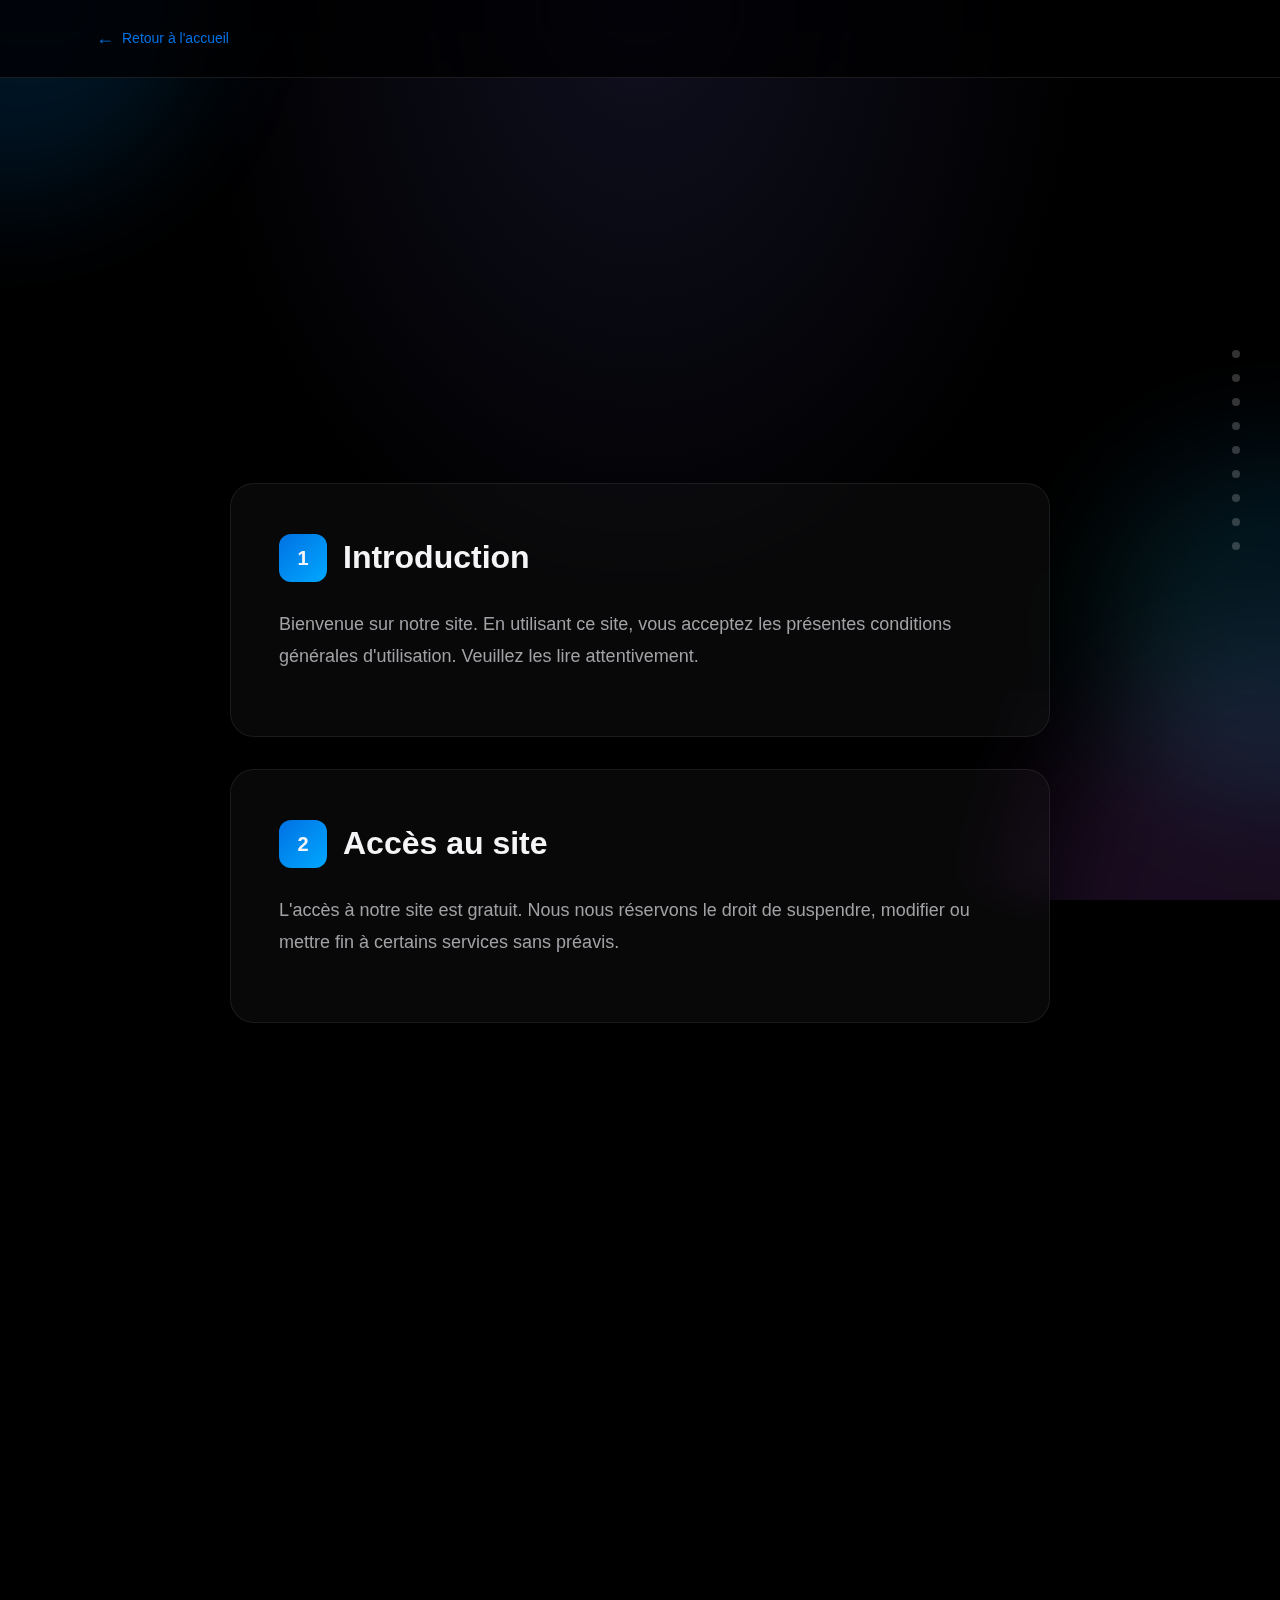
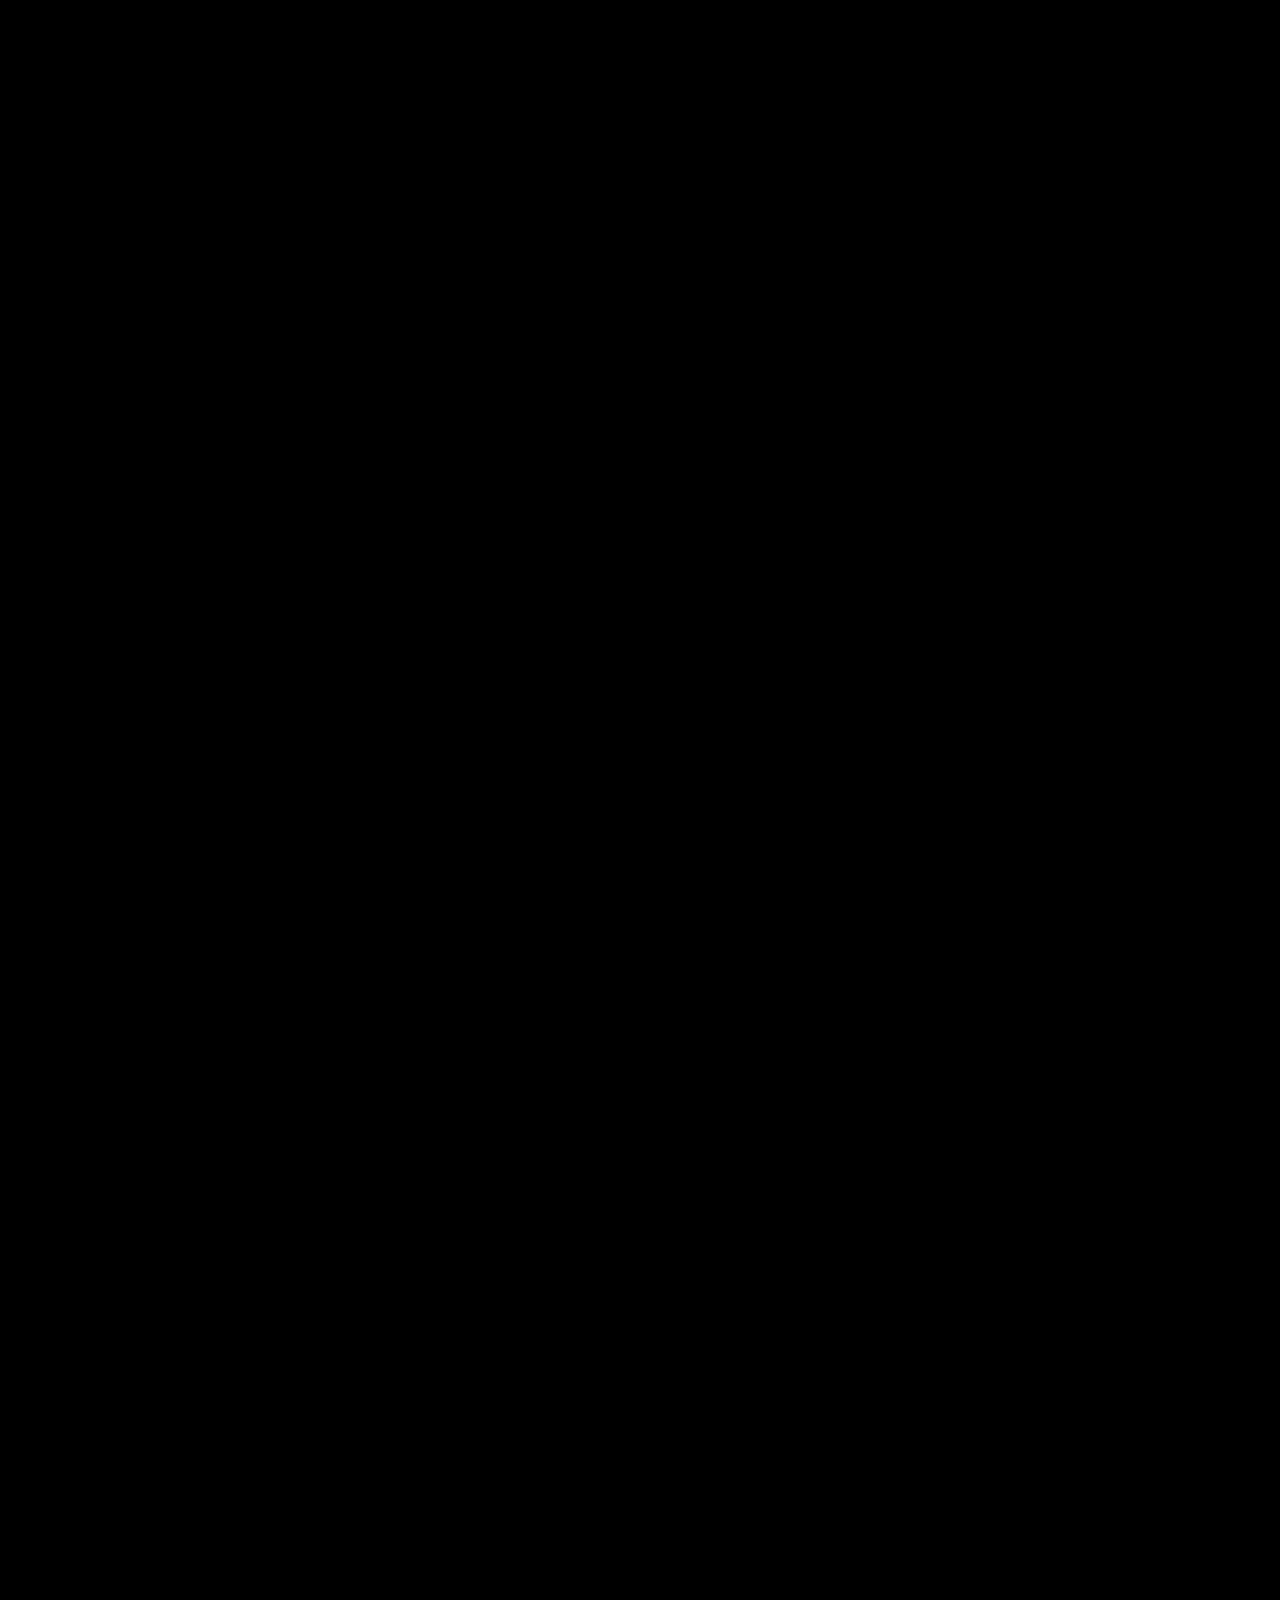
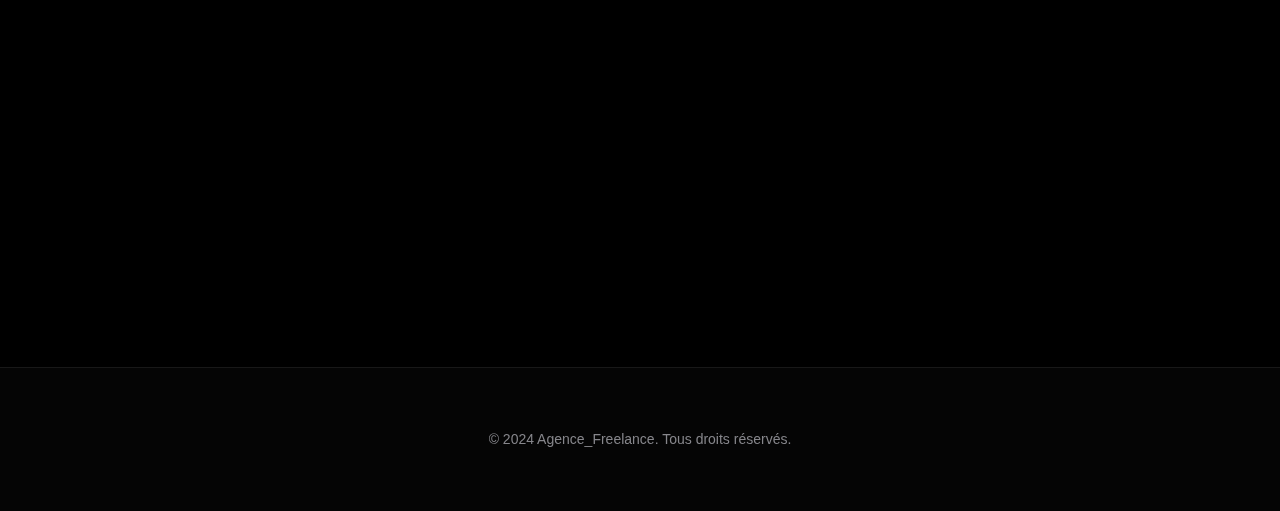
<file: conditions_utilisations.html>
<!DOCTYPE html>
<html lang="fr">
<head>
    <meta charset="UTF-8">
    <meta name="viewport" content="width=device-width, initial-scale=1.0">
    <title>Conditions d'Utilisation - Agence Freelance</title>
    <link rel="icon" href="logo.png">
    <style>
        * {
            margin: 0;
            padding: 0;
            box-sizing: border-box;
        }

        body {
            font-family: -apple-system, BlinkMacSystemFont, 'Segoe UI', Roboto, 'Helvetica Neue', Arial, sans-serif;
            background: #000000;
            color: #f5f5f7;
            overflow-x: hidden;
            line-height: 1.6;
        }

        .gradient-bg {
            position: fixed;
            top: 0;
            left: 0;
            width: 100%;
            height: 100%;
            z-index: 0;
            background: radial-gradient(ellipse at top, rgba(20, 20, 40, 0.8) 0%, #000000 50%);
        }

        .floating-orbs {
            position: fixed;
            top: 0;
            left: 0;
            width: 100%;
            height: 100%;
            z-index: 0;
            overflow: hidden;
            pointer-events: none;
        }

        .orb {
            position: absolute;
            border-radius: 50%;
            filter: blur(60px);
            opacity: 0.15;
            animation: float 20s ease-in-out infinite;
        }

        .orb1 {
            width: 400px;
            height: 400px;
            background: linear-gradient(45deg, #0071e3, #00a8ff);
            top: -200px;
            left: -200px;
            animation-delay: 0s;
        }

        .orb2 {
            width: 500px;
            height: 500px;
            background: linear-gradient(45deg, #bf5af2, #8e44ad);
            bottom: -250px;
            right: -250px;
            animation-delay: 5s;
        }

        .orb3 {
            width: 350px;
            height: 350px;
            background: linear-gradient(45deg, #30d5c8, #0071e3);
            top: 50%;
            right: -175px;
            animation-delay: 10s;
        }

        @keyframes float {
            0%, 100% { transform: translate(0, 0) scale(1); }
            33% { transform: translate(100px, -100px) scale(1.1); }
            66% { transform: translate(-50px, 100px) scale(0.9); }
        }

        nav {
            position: sticky;
            top: 0;
            z-index: 100;
            background: rgba(0, 0, 0, 0.8);
            backdrop-filter: blur(20px) saturate(180%);
            border-bottom: 1px solid rgba(255, 255, 255, 0.1);
            padding: 16px 0;
            animation: slideDown 0.6s ease;
        }

        @keyframes slideDown {
            from { transform: translateY(-100%); opacity: 0; }
            to { transform: translateY(0); opacity: 1; }
        }

        nav .container {
            max-width: 1200px;
            margin: 0 auto;
            padding: 0 40px;
        }

        .nav-link {
            display: inline-flex;
            align-items: center;
            color: #0071e3;
            text-decoration: none;
            font-size: 14px;
            font-weight: 500;
            transition: all 0.3s ease;
            padding: 8px 16px;
            border-radius: 20px;
        }

        .nav-link:hover {
            background: rgba(0, 113, 227, 0.1);
            transform: translateX(-4px);
        }

        .nav-link::before {
            content: '←';
            margin-right: 8px;
            font-size: 18px;
            transition: transform 0.3s ease;
        }

        .nav-link:hover::before {
            transform: translateX(-4px);
        }

        .hero {
            position: relative;
            z-index: 1;
            text-align: center;
            padding: 120px 40px 80px;
            max-width: 1000px;
            margin: 0 auto;
        }

        h1 {
            font-size: 64px;
            font-weight: 700;
            background: linear-gradient(135deg, #ffffff 0%, #a0a0a0 100%);
            -webkit-background-clip: text;
            -webkit-text-fill-color: transparent;
            margin-bottom: 20px;
            letter-spacing: -2px;
            opacity: 0;
            animation: fadeInScale 1s ease forwards;
        }

        @keyframes fadeInScale {
            from { 
                opacity: 0;
                transform: translateY(30px) scale(0.95);
            }
            to { 
                opacity: 1;
                transform: translateY(0) scale(1);
            }
        }

        .hero-subtitle {
            font-size: 24px;
            color: #86868b;
            font-weight: 400;
            margin-bottom: 40px;
            opacity: 0;
            animation: fadeInScale 1s ease forwards 0.3s;
        }

        .content-container {
            position: relative;
            z-index: 1;
            max-width: 900px;
            margin: 0 auto;
            padding: 0 40px 100px;
        }

        .section {
            background: rgba(255, 255, 255, 0.03);
            backdrop-filter: blur(20px);
            border-radius: 24px;
            padding: 48px;
            margin-bottom: 32px;
            border: 1px solid rgba(255, 255, 255, 0.08);
            opacity: 0;
            transform: translateY(50px);
            transition: all 0.6s cubic-bezier(0.4, 0, 0.2, 1);
        }

        .section.visible {
            opacity: 1;
            transform: translateY(0);
        }

        .section:hover {
            background: rgba(255, 255, 255, 0.05);
            border-color: rgba(0, 113, 227, 0.3);
            box-shadow: 0 20px 60px rgba(0, 113, 227, 0.15);
        }

        h2 {
            font-size: 32px;
            font-weight: 700;
            color: #f5f5f7;
            margin-bottom: 24px;
            display: flex;
            align-items: center;
            gap: 16px;
        }

        .section-number {
            display: inline-flex;
            align-items: center;
            justify-content: center;
            width: 48px;
            height: 48px;
            background: linear-gradient(135deg, #0071e3, #00a8ff);
            border-radius: 12px;
            font-size: 20px;
            font-weight: 700;
            flex-shrink: 0;
        }

        p {
            font-size: 18px;
            color: #a1a1a6;
            line-height: 1.8;
            margin-bottom: 16px;
        }

        ul {
            list-style: none;
            padding: 0;
            margin: 24px 0;
        }

        li {
            font-size: 18px;
            color: #a1a1a6;
            padding: 16px 0 16px 40px;
            position: relative;
            line-height: 1.8;
            transition: all 0.3s ease;
        }

        li:hover {
            color: #f5f5f7;
            transform: translateX(8px);
        }

        li::before {
            content: '✓';
            position: absolute;
            left: 0;
            color: #0071e3;
            font-size: 24px;
            font-weight: bold;
            transition: all 0.3s ease;
        }

        li:hover::before {
            color: #00a8ff;
            transform: scale(1.2);
        }

        a {
            color: #0071e3;
            text-decoration: none;
            transition: all 0.3s ease;
            position: relative;
        }

        a::after {
            content: '';
            position: absolute;
            bottom: -2px;
            left: 0;
            width: 0;
            height: 2px;
            background: linear-gradient(90deg, #0071e3, #00a8ff);
            transition: width 0.3s ease;
        }

        a:hover::after {
            width: 100%;
        }

        a:hover {
            color: #00a8ff;
        }

        .highlight-box {
            background: linear-gradient(135deg, rgba(0, 113, 227, 0.1), rgba(191, 90, 242, 0.1));
            border-left: 4px solid #0071e3;
            padding: 24px;
            border-radius: 12px;
            margin: 24px 0;
        }

        .highlight-box p {
            color: #f5f5f7;
            margin: 0;
        }

        footer {
            position: relative;
            z-index: 1;
            text-align: center;
            padding: 60px 40px;
            background: rgba(255, 255, 255, 0.02);
            border-top: 1px solid rgba(255, 255, 255, 0.08);
            color: #86868b;
            font-size: 14px;
        }

        .scroll-indicator {
            position: fixed;
            right: 40px;
            top: 50%;
            transform: translateY(-50%);
            z-index: 50;
        }

        .dot {
            width: 8px;
            height: 8px;
            border-radius: 50%;
            background: rgba(255, 255, 255, 0.2);
            margin: 16px 0;
            transition: all 0.3s ease;
            cursor: pointer;
        }

        .dot.active {
            background: #0071e3;
            transform: scale(1.5);
        }

        @media (max-width: 768px) {
            h1 { font-size: 40px; }
            .hero-subtitle { font-size: 18px; }
            .section { padding: 32px 24px; }
            h2 { font-size: 24px; }
            .content-container { padding: 0 20px 60px; }
            .hero { padding: 80px 20px 60px; }
            .scroll-indicator { display: none; }
        }

        .fade-in {
            animation: fadeIn 1s ease forwards;
        }

        @keyframes fadeIn {
            from { opacity: 0; transform: translateY(20px); }
            to { opacity: 1; transform: translateY(0); }
        }

        .glassmorphism {
            background: rgba(255, 255, 255, 0.05);
            backdrop-filter: blur(30px) saturate(150%);
            border: 1px solid rgba(255, 255, 255, 0.1);
        }

        .pulse {
            animation: pulse 2s ease-in-out infinite;
        }

        @keyframes pulse {
            0%, 100% { opacity: 0.15; }
            50% { opacity: 0.25; }
        }
    </style>
</head>
<body>
    <div class="gradient-bg"></div>
    
    <div class="floating-orbs">
        <div class="orb orb1 pulse"></div>
        <div class="orb orb2 pulse" style="animation-delay: 1s;"></div>
        <div class="orb orb3 pulse" style="animation-delay: 2s;"></div>
    </div>

    <nav>
        <div class="container">
            <a href="index.html" class="nav-link">Retour à l'accueil</a>
        </div>
    </nav>

    <div class="hero">
        <h1>Conditions Générales<br> d'Utilisation</h1>
        <p class="hero-subtitle">Des règles claires. Une transparence totale.</p>
    </div>

    <div class="content-container">
        <div class="section">
            <h2>
                <span class="section-number">1</span>
                Introduction
            </h2>
            <p>Bienvenue sur notre site. En utilisant ce site, vous acceptez les présentes conditions générales d'utilisation. Veuillez les lire attentivement.</p>
        </div>

        <div class="section">
            <h2>
                <span class="section-number">2</span>
                Accès au site
            </h2>
            <p>L'accès à notre site est gratuit. Nous nous réservons le droit de suspendre, modifier ou mettre fin à certains services sans préavis.</p>
        </div>

        <div class="section">
            <h2>
                <span class="section-number">3</span>
                Propriété intellectuelle
            </h2>
            <p>Tout contenu disponible sur ce site (textes, images, logos, etc.) est protégé par des droits d'auteur. Vous ne pouvez pas reproduire, distribuer ou utiliser ce contenu sans autorisation écrite préalable.</p>
        </div>

        <div class="section">
            <h2>
                <span class="section-number">4</span>
                Utilisation du site
            </h2>
            <ul>
                <li>Vous vous engagez à utiliser ce site de manière légale et respectueuse.</li>
                <li>Vous ne devez pas tenter de pirater, perturber ou altérer les fonctionnalités du site.</li>
                <li>Les commentaires ou messages injurieux, illégaux ou inappropriés sont interdits.</li>
            </ul>
        </div>

        <div class="section">
            <h2>
                <span class="section-number">5</span>
                Responsabilité
            </h2>
            <p>Nous ne pouvons être tenus responsables des dommages directs ou indirects résultant de l'utilisation de notre site ou des informations qu'il contient.</p>
        </div>

        <div class="section">
            <h2>
                <span class="section-number">6</span>
                Modification des conditions
            </h2>
            <p>Nous nous réservons le droit de modifier ces conditions à tout moment. Les utilisateurs seront informés via une mise à jour sur le site.</p>
        </div>

        <div class="section">
            <h2>
                <span class="section-number">7</span>
                Prix et contrat
            </h2>
            <div class="highlight-box">
                <p>Une offre débute lorsque votre conseiller vous a délivré le devis et la lettre d'engagement que vous avez signé. Aucun mail, message en amont de la signature du contrat n'est payant. Après signature, la dernière possibilité d'annulation peut se faire avec le droit de rétractation.</p>
            </div>
        </div>

        <div class="section">
            <h2>
                <span class="section-number">8</span>
                Droit de rétractation
            </h2>
            <div class="highlight-box">
                <p>Le client possède d'un unique droit de rétraction après avoir payé le premier acompte, quelque soit l'offre. En revanche, il doit être signalé en amont à son conseiller. Excepté l'offre "Setup Réseaux sociaux" qui ne possède pas d'acompte mais d'un paiement final.</p>
            </div>
        </div>

        <div class="section">
            <h2>
                <span class="section-number">9</span>
                Contact
            </h2>
            <p>Pour toute question ou préoccupation concernant ces conditions, veuillez nous contacter à <a href="mailto:agence_freelance@yahoo.com">agence_freelance@yahoo.com</a>.</p>
        </div>
    </div>

    <footer>
        &copy; 2024 Agence_Freelance. Tous droits réservés.
    </footer>

    <div class="scroll-indicator">
        <div class="dot" data-section="0"></div>
        <div class="dot" data-section="1"></div>
        <div class="dot" data-section="2"></div>
        <div class="dot" data-section="3"></div>
        <div class="dot" data-section="4"></div>
        <div class="dot" data-section="5"></div>
        <div class="dot" data-section="6"></div>
        <div class="dot" data-section="7"></div>
        <div class="dot" data-section="8"></div>
    </div>

    <script>
        // Animation au scroll - Révéler les sections
        const observerOptions = {
            threshold: 0.15,
            rootMargin: '0px 0px -100px 0px'
        };

        const observer = new IntersectionObserver((entries) => {
            entries.forEach(entry => {
                if (entry.isIntersecting) {
                    entry.target.classList.add('visible');
                }
            });
        }, observerOptions);

        document.querySelectorAll('.section').forEach(section => {
            observer.observe(section);
        });

        // Indicateur de scroll
        const dots = document.querySelectorAll('.dot');
        const sections = document.querySelectorAll('.section');

        window.addEventListener('scroll', () => {
            let current = '';
            
            sections.forEach((section, index) => {
                const sectionTop = section.offsetTop;
                const sectionHeight = section.clientHeight;
                
                if (window.scrollY >= (sectionTop - 300)) {
                    current = index;
                }
            });

            dots.forEach((dot, index) => {
                dot.classList.remove('active');
                if (index === current) {
                    dot.classList.add('active');
                }
            });
        });

        // Click sur les dots pour naviguer
        dots.forEach((dot, index) => {
            dot.addEventListener('click', () => {
                sections[index].scrollIntoView({ behavior: 'smooth' });
            });
        });

        // Effet parallaxe sur les orbs
        document.addEventListener('mousemove', (e) => {
            const moveX = (e.clientX - window.innerWidth / 2) * 0.01;
            const moveY = (e.clientY - window.innerHeight / 2) * 0.01;
            
            document.querySelectorAll('.orb').forEach((orb, index) => {
                const speed = (index + 1) * 0.5;
                orb.style.transform = `translate(${moveX * speed}px, ${moveY * speed}px)`;
            });
        });

        // Animation smooth pour les liens internes
        document.querySelectorAll('a[href^="#"]').forEach(anchor => {
            anchor.addEventListener('click', function (e) {
                e.preventDefault();
                const target = document.querySelector(this.getAttribute('href'));
                if (target) {
                    target.scrollIntoView({
                        behavior: 'smooth',
                        block: 'start'
                    });
                }
            });
        });

        // Effet de typing sur le titre
        const title = document.querySelector('h1');
        const text = title.textContent;
        title.textContent = '';
        let i = 0;

        function typeWriter() {
            if (i < text.length) {
                title.textContent += text.charAt(i);
                i++;
                setTimeout(typeWriter, 50);
            }
        }

        setTimeout(typeWriter, 500);
    </script>
</body>
</html>
</file>
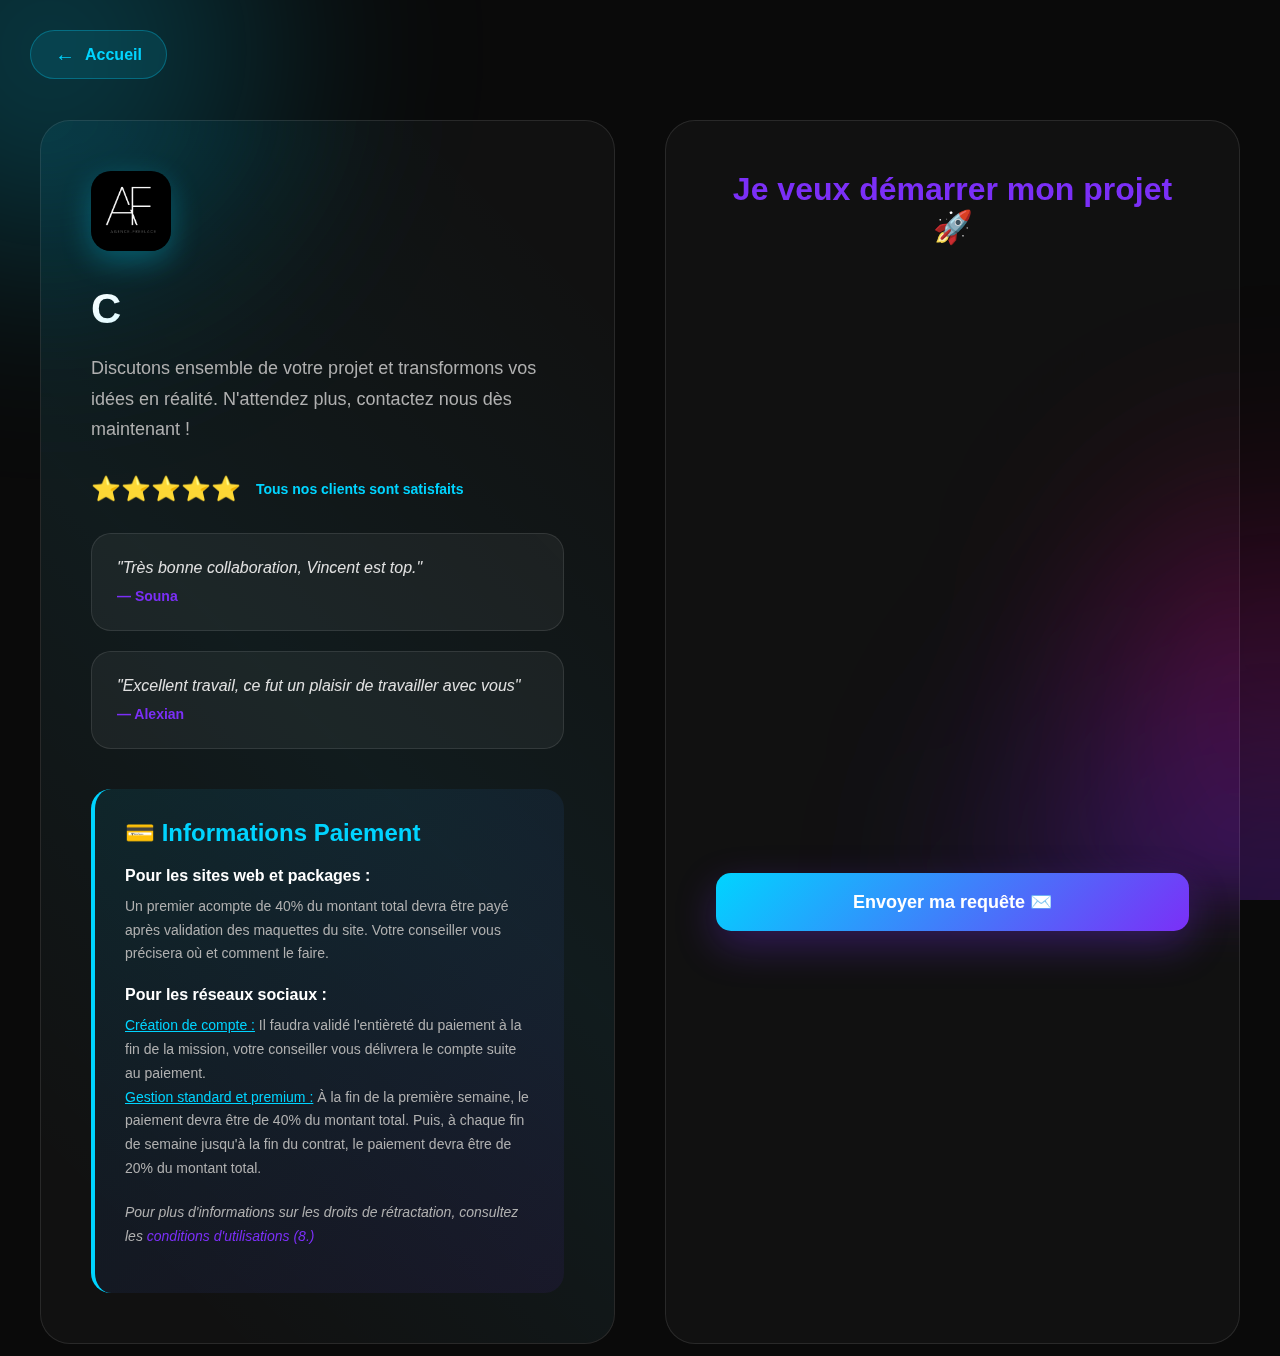
<file: contact.html>
<!DOCTYPE html>
<html lang="fr">
<head>
    <meta charset="UTF-8">
    <meta name="viewport" content="width=device-width, initial-scale=1.0">
    <title>Contact - Agence_Freelance</title>
    <link rel="icon" href="logo.png">
    <style>
        * {
            margin: 0;
            padding: 0;
            box-sizing: border-box;
        }

        body {
            font-family: -apple-system, BlinkMacSystemFont, 'Segoe UI', Roboto, 'Helvetica Neue', Arial, sans-serif;
            background: #0a0a0a;
            color: #ffffff;
            overflow-x: hidden;
            position: relative;
            min-height: 100vh;
        }

        /* BACKGROUND ANIMÉ */
        .animated-bg {
            position: fixed;
            top: 0;
            left: 0;
            width: 100%;
            height: 100%;
            z-index: 0;
            overflow: hidden;
        }

        .gradient-orb {
            position: absolute;
            border-radius: 50%;
            filter: blur(100px);
            animation: float 20s ease-in-out infinite;
        }

        .orb1 {
            width: 500px;
            height: 500px;
            background: radial-gradient(circle, rgba(0, 212, 255, 0.3), transparent);
            top: -200px;
            left: -200px;
            animation-delay: 0s;
        }

        .orb2 {
            width: 600px;
            height: 600px;
            background: radial-gradient(circle, rgba(123, 47, 247, 0.3), transparent);
            bottom: -300px;
            right: -300px;
            animation-delay: 5s;
        }

        .orb3 {
            width: 400px;
            height: 400px;
            background: radial-gradient(circle, rgba(255, 0, 110, 0.2), transparent);
            top: 50%;
            right: -200px;
            animation-delay: 10s;
        }

        @keyframes float {
            0%, 100% { transform: translate(0, 0) scale(1); }
            33% { transform: translate(150px, -150px) scale(1.1); }
            66% { transform: translate(-100px, 150px) scale(0.9); }
        }

        /* LIEN ACCUEIL */
        .lien-accueil {
            position: fixed;
            top: 30px;
            left: 30px;
            z-index: 1000;
            color: #00d4ff;
            text-decoration: none;
            font-size: 16px;
            font-weight: 600;
            padding: 12px 24px;
            background: rgba(0, 212, 255, 0.1);
            backdrop-filter: blur(20px);
            border-radius: 25px;
            border: 1px solid rgba(0, 212, 255, 0.3);
            transition: all 0.3s ease;
            display: flex;
            align-items: center;
            gap: 10px;
        }

        .lien-accueil::before {
            content: '←';
            font-size: 20px;
            transition: transform 0.3s ease;
        }

        .lien-accueil:hover {
            background: rgba(0, 212, 255, 0.2);
            transform: translateX(-5px);
            box-shadow: 0 10px 30px rgba(0, 212, 255, 0.3);
        }

        .lien-accueil:hover::before {
            transform: translateX(-5px);
        }

        /* CONTAINER PRINCIPAL */
        .contact-page {
            position: relative;
            z-index: 1;
            min-height: 100vh;
            display: flex;
            align-items: center;
            justify-content: center;
            padding: 120px 40px 60px;
        }

        .contact-container {
            display: grid;
            grid-template-columns: 1fr 1fr;
            gap: 50px;
            max-width: 1400px;
            width: 100%;
            animation: fadeInScale 1s ease forwards;
        }

        @keyframes fadeInScale {
            from { opacity: 0; transform: scale(0.95) translateY(30px); }
            to { opacity: 1; transform: scale(1) translateY(0); }
        }

        /* SECTION GAUCHE - CONFIANCE */
        .trust-section {
            background: rgba(255, 255, 255, 0.03);
            backdrop-filter: blur(30px) saturate(150%);
            border-radius: 30px;
            padding: 50px;
            border: 1px solid rgba(255, 255, 255, 0.1);
            position: relative;
            overflow: hidden;
            transition: all 0.5s ease;
        }

        .trust-section::before {
            content: '';
            position: absolute;
            top: -50%;
            left: -50%;
            width: 200%;
            height: 200%;
            background: linear-gradient(45deg, transparent 30%, rgba(0, 212, 255, 0.05) 50%, transparent 70%);
            animation: shimmer 4s infinite;
        }

        @keyframes shimmer {
            0% { transform: translateX(-100%) translateY(-100%) rotate(45deg); }
            100% { transform: translateX(100%) translateY(100%) rotate(45deg); }
        }

        .trust-section:hover {
            border-color: rgba(0, 212, 255, 0.3);
            box-shadow: 0 30px 80px rgba(0, 212, 255, 0.2);
        }

        .contact-logo {
            width: 80px;
            height: 80px;
            border-radius: 20px;
            margin-bottom: 30px;
            box-shadow: 0 10px 30px rgba(0, 212, 255, 0.3);
            animation: logoPulse 3s ease-in-out infinite;
            position: relative;
            z-index: 1;
        }

        @keyframes logoPulse {
            0%, 100% { transform: scale(1); box-shadow: 0 10px 30px rgba(0, 212, 255, 0.3); }
            50% { transform: scale(1.05); box-shadow: 0 15px 40px rgba(0, 212, 255, 0.5); }
        }

        .trust-section h1 {
            font-size: 42px;
            font-weight: 800;
            background: linear-gradient(135deg, #ffffff 0%, #00d4ff 100%);
            -webkit-background-clip: text;
            -webkit-text-fill-color: transparent;
            margin-bottom: 20px;
            position: relative;
            z-index: 1;
        }

        .intro-text {
            font-size: 18px;
            line-height: 1.7;
            color: #b0b0b0;
            margin-bottom: 30px;
            position: relative;
            z-index: 1;
        }

        .stars {
            display: flex;
            align-items: center;
            gap: 15px;
            margin-bottom: 30px;
            font-size: 24px;
            animation: starGlow 2s ease-in-out infinite;
            position: relative;
            z-index: 1;
        }

        @keyframes starGlow {
            0%, 100% { filter: brightness(1); }
            50% { filter: brightness(1.3); }
        }

        .trust-text {
            font-size: 14px;
            color: #00d4ff;
            font-weight: 600;
        }

        .trust-cards {
            display: flex;
            flex-direction: column;
            gap: 20px;
            margin-bottom: 40px;
            position: relative;
            z-index: 1;
        }

        .trust-card {
            background: rgba(255, 255, 255, 0.05);
            padding: 25px;
            border-radius: 20px;
            border: 1px solid rgba(255, 255, 255, 0.1);
            transition: all 0.4s ease;
            cursor: pointer;
            position: relative;
            overflow: hidden;
        }

        .trust-card::before {
            content: '';
            position: absolute;
            top: 0;
            left: -100%;
            width: 100%;
            height: 100%;
            background: linear-gradient(90deg, transparent, rgba(0, 212, 255, 0.1), transparent);
            transition: left 0.5s ease;
        }

        .trust-card:hover::before {
            left: 100%;
        }

        .trust-card:hover {
            transform: translateX(10px);
            border-color: rgba(0, 212, 255, 0.3);
            box-shadow: 0 10px 30px rgba(0, 212, 255, 0.2);
        }

        .trust-card p {
            font-size: 16px;
            color: #e0e0e0;
            margin-bottom: 10px;
            font-style: italic;
        }

        .trust-card span {
            font-size: 14px;
            color: #7b2ff7;
            font-weight: 600;
        }

        .payment-info {
            background: linear-gradient(135deg, rgba(0, 212, 255, 0.08), rgba(123, 47, 247, 0.08));
            padding: 30px;
            border-radius: 20px;
            border-left: 4px solid #00d4ff;
            position: relative;
            z-index: 1;
        }

        .payment-info h3 {
            font-size: 24px;
            color: #00d4ff;
            margin-bottom: 20px;
        }

        .payment-info h4 {
            font-size: 16px;
            color: #ffffff;
            margin: 20px 0 10px;
        }

        .payment-info p {
            font-size: 14px;
            line-height: 1.7;
            color: #b0b0b0;
            margin-bottom: 15px;
        }

        .underline {
            text-decoration: underline;
            color: #00d4ff;
        }

        .sous-titre {
            margin-top: 20px;
            font-style: italic;
        }

        .payment-info a {
            color: #7b2ff7;
            text-decoration: none;
            transition: all 0.3s ease;
        }

        .payment-info a:hover {
            color: #00d4ff;
            text-decoration: underline;
        }

        /* SECTION DROITE - FORMULAIRE */
        .form-section {
            background: rgba(255, 255, 255, 0.03);
            backdrop-filter: blur(30px) saturate(150%);
            border-radius: 30px;
            padding: 50px;
            border: 1px solid rgba(255, 255, 255, 0.1);
            transition: all 0.5s ease;
        }

        .form-section:hover {
            border-color: rgba(123, 47, 247, 0.3);
            box-shadow: 0 30px 80px rgba(123, 47, 247, 0.2);
        }

        .title-sidebar {
            font-size: 32px;
            font-weight: 700;
            color: #7b2ff7;
            margin-bottom: 30px;
            text-align: center;
        }

        .input-group {
            margin-bottom: 25px;
            animation: slideIn 0.5s ease forwards;
            opacity: 0;
        }

        .input-group:nth-child(1) { animation-delay: 0.1s; }
        .input-group:nth-child(2) { animation-delay: 0.2s; }
        .input-group:nth-child(3) { animation-delay: 0.3s; }
        .input-group:nth-child(4) { animation-delay: 0.4s; }
        .input-group:nth-child(5) { animation-delay: 0.5s; }
        .input-group:nth-child(6) { animation-delay: 0.6s; }

        @keyframes slideIn {
            from { opacity: 0; transform: translateX(-30px); }
            to { opacity: 1; transform: translateX(0); }
        }

        label {
            display: block;
            font-size: 14px;
            font-weight: 600;
            color: #c0c0c0;
            margin-bottom: 10px;
        }

        input, select, textarea {
            width: 100%;
            padding: 15px 20px;
            background: rgba(255, 255, 255, 0.05);
            border: 1px solid rgba(255, 255, 255, 0.1);
            border-radius: 12px;
            color: #ffffff;
            font-size: 15px;
            transition: all 0.3s ease;
            outline: none;
        }

        input:focus, select:focus, textarea:focus {
            background: rgba(255, 255, 255, 0.08);
            border-color: #7b2ff7;
            box-shadow: 0 0 0 3px rgba(123, 47, 247, 0.1);
            transform: translateY(-2px);
        }

        textarea {
            min-height: 120px;
            resize: vertical;
        }

        .submit-btn {
            width: 100%;
            padding: 18px;
            background: linear-gradient(135deg, #00d4ff, #7b2ff7);
            border: none;
            border-radius: 15px;
            color: white;
            font-size: 18px;
            font-weight: 700;
            cursor: pointer;
            transition: all 0.4s ease;
            margin-top: 20px;
            box-shadow: 0 15px 40px rgba(123, 47, 247, 0.3);
            position: relative;
            overflow: hidden;
        }

        .submit-btn::before {
            content: '';
            position: absolute;
            top: 50%;
            left: 50%;
            width: 0;
            height: 0;
            border-radius: 50%;
            background: rgba(255, 255, 255, 0.3);
            transform: translate(-50%, -50%);
            transition: width 0.6s ease, height 0.6s ease;
        }

        .submit-btn:hover::before {
            width: 400px;
            height: 400px;
        }

        .submit-btn:hover {
            transform: translateY(-5px);
            box-shadow: 0 20px 50px rgba(123, 47, 247, 0.5);
        }

        .submit-btn:active {
            transform: translateY(-2px);
        }

        /* PARTICULES FLOTTANTES */
        .particle {
            position: fixed;
            width: 3px;
            height: 3px;
            background: #00d4ff;
            border-radius: 50%;
            pointer-events: none;
            z-index: 0;
            animation: particleFloat 15s infinite ease-in-out;
            opacity: 0.4;
        }

        @keyframes particleFloat {
            0%, 100% { transform: translateY(0) translateX(0); }
            50% { transform: translateY(-80vh) translateX(50px); }
        }

        /* RESPONSIVE */
        @media (max-width: 1024px) {
            .contact-container {
                grid-template-columns: 1fr;
                gap: 30px;
            }
            
            .lien-accueil {
                top: 20px;
                left: 20px;
            }
            
            .contact-page {
                padding: 100px 20px 40px;
            }
            
            .trust-section, .form-section {
                padding: 35px;
            }
            
            .trust-section h1 {
                font-size: 32px;
            }
        }

        @media (max-width: 600px) {
            .trust-section, .form-section {
                padding: 25px;
            }
            
            .trust-section h1 {
                font-size: 28px;
            }
            
            .title-sidebar {
                font-size: 24px;
            }
        }

        /* LOADING ANIMATION */
        .loading {
            pointer-events: none;
            opacity: 0.6;
        }

        .loading::after {
            content: '';
            position: absolute;
            top: 50%;
            left: 50%;
            width: 30px;
            height: 30px;
            border: 3px solid rgba(255, 255, 255, 0.3);
            border-top-color: white;
            border-radius: 50%;
            animation: spin 0.8s linear infinite;
            transform: translate(-50%, -50%);
        }

        @keyframes spin {
            to { transform: translate(-50%, -50%) rotate(360deg); }
        }
    </style>
</head>
<body>
    <div class="animated-bg">
        <div class="gradient-orb orb1"></div>
        <div class="gradient-orb orb2"></div>
        <div class="gradient-orb orb3"></div>
    </div>

    <a class="lien-accueil" href="index.html">Accueil</a>

    <section class="contact-page">
        <div class="contact-container">
            <!-- SECTION GAUCHE - CONFIANCE -->
            <div class="trust-section">
                <img src="logo.png" alt="Logo agence" class="contact-logo" />
                <h1>Contactez notre équipe 🚀</h1>
                <p class="intro-text">Discutons ensemble de votre projet et transformons vos idées en réalité. N'attendez plus, contactez nous dès maintenant !</p>
                
                <div class="stars">
                    ⭐⭐⭐⭐⭐
                    <span class="trust-text">Tous nos clients sont satisfaits</span>
                </div>
                
                <div class="trust-cards">
                    <div class="trust-card">
                        <p>"Très bonne collaboration, Vincent est top."</p>
                        <span>— Souna</span>
                    </div>
                    <div class="trust-card">
                        <p>"Excellent travail, ce fut un plaisir de travailler avec vous"</p>
                        <span>— Alexian</span>
                    </div>
                </div>
                
                <div class="payment-info">
                    <h3>💳 Informations Paiement</h3>
                    <h4>Pour les sites web et packages :</h4>
                    <p>Un premier acompte de 40% du montant total devra être payé après validation des maquettes du site. Votre conseiller vous précisera où et comment le faire.</p>
                    <h4>Pour les réseaux sociaux :</h4>
                    <p><span class="underline">Création de compte :</span> Il faudra validé l'entièreté du paiement à la fin de la mission, votre conseiller vous délivrera le compte suite au paiement.<br>
                    <span class="underline">Gestion standard et premium :</span> À la fin de la première semaine, le paiement devra être de 40% du montant total. Puis, à chaque fin de semaine jusqu'à la fin du contrat, le paiement devra être de 20% du montant total.</p>
                    <p class="sous-titre">Pour plus d'informations sur les droits de rétractation, consultez les <a href="conditions_utilisations.html">conditions d'utilisations (8.)</a></p>
                </div>
            </div>

            <!-- SECTION DROITE - FORMULAIRE -->
            <div class="form-section">
                <h2 class="title-sidebar">Je veux démarrer mon projet 🚀</h2>
                <form action="https://formspree.io/f/xwprjjae" method="POST" id="contact-form">
                    <div class="input-group">
                        <label for="companyName">Nom de l'entreprise</label>
                        <input type="text" id="companyName" name="companyName" placeholder="Nom de l'entreprise">
                    </div>
                    
                    <div class="input-group">
                        <label for="name">Nom</label>
                        <input type="text" id="name" name="name" placeholder="Nom complet">
                    </div>
                    
                    <div class="input-group">
                        <label for="email">Email</label>
                        <input type="email" id="email" name="email" placeholder="Adresse email" required>
                    </div>
                    
                    <div class="input-group">
                        <label for="service">Service</label>
                        <select id="service" name="service" required>
                            <option value="">-- Choisissez un service --</option>
                            <option value="siteweb">Site Web</option>
                            <option value="packaging">Packaging</option>
                            <option value="reseaux">Réseaux Sociaux</option>
                            <option value="autres">Autres</option>
                        </select>
                    </div>
                    
                    <div class="input-group" id="formule-group" style="display:none;">
                        <label for="formule">Formule</label>
                        <select id="formule" name="formule" disabled>
                            <option value="">Veuillez d'abord choisir un service</option>
                        </select>
                    </div>
                    
                    <div class="input-group">
                        <label for="description">Description du projet</label>
                        <textarea id="description" name="description" placeholder="Décrivez brièvement votre projet..." required></textarea>
                    </div>
                    
                    <input type="text" name="_gotcha" style="display:none">
                    <button type="submit" class="submit-btn">Envoyer ma requête ✉️</button>
                </form>
            </div>
        </div>
    </section>

    <script>
        // PARTICULES FLOTTANTES
        for (let i = 0; i < 20; i++) {
            const particle = document.createElement('div');
            particle.className = 'particle';
            particle.style.left = Math.random() * 100 + '%';
            particle.style.animationDelay = Math.random() * 15 + 's';
            particle.style.animationDuration = (10 + Math.random() * 10) + 's';
            document.body.appendChild(particle);
        }

        // GESTION DU FORMULAIRE DYNAMIQUE
        const serviceSelect = document.getElementById('service');
        const formuleGroup = document.getElementById('formule-group');
        const formuleSelect = document.getElementById('formule');

        const formules = {
            siteweb: [
                { value: 'principal', text: 'Site Principal' },
                { value: 'secondaire', text: 'Site Secondaire' },
                { value: 'pro', text: 'Site Professionnel' }
            ],
            packaging: [
                { value: 'starter', text: 'Starter Pack' },
                { value: 'business', text: 'Business Pack' },
                { value: 'pro', text: 'Pro Pack' }
            ],
            reseaux: [
                { value: 'creation', text: 'Création de compte' },
                { value: 'standard', text: 'Gestion Standard' },
                { value: 'premium', text: 'Gestion Premium' }
            ]
        };

        serviceSelect.addEventListener('change', function() {
            const selectedService = this.value;
            
            if (selectedService && formules[selectedService]) {
                formuleSelect.innerHTML = '<option value="">-- Choisissez une formule --</option>';
                formules[selectedService].forEach(formule => {
                    const option = document.createElement('option');
                    option.value = formule.value;
                    option.textContent = formule.text;
                    formuleSelect.appendChild(option);
                });
                
                formuleGroup.style.display = 'block';
                formuleSelect.disabled = false;
                
                setTimeout(() => {
                    formuleGroup.style.animation = 'slideIn 0.5s ease forwards';
                }, 10);
            } else {
                formuleGroup.style.display = 'none';
                formuleSelect.disabled = true;
            }
        });

        // ANIMATION AU SCROLL
        const observer = new IntersectionObserver((entries) => {
            entries.forEach(entry => {
                if (entry.isIntersecting) {
                    entry.target.style.animation = 'fadeInScale 1s ease forwards';
                }
            });
        }, { threshold: 0.1 });

        document.querySelectorAll('.trust-section, .form-section').forEach(el => {
            observer.observe(el);
        });

        // EFFET 3D SUR LES CARDS
        const trustCards = document.querySelectorAll('.trust-card');
        trustCards.forEach(card => {
            card.addEventListener('mousemove', (e) => {
                const rect = card.getBoundingClientRect();
                const x = e.clientX - rect.left;
                const y = e.clientY - rect.top;
                const centerX = rect.width / 2;
                const centerY = rect.height / 2;
                const rotateX = (y - centerY) / 10;
                const rotateY = (x - centerX) / 10;
                
                card.style.transform = `perspective(1000px) rotateX(${-rotateX}deg) rotateY(${rotateY}deg) translateX(10px)`;
            });
            
            card.addEventListener('mouseleave', () => {
                card.style.transform = 'perspective(1000px) rotateX(0) rotateY(0) translateX(0)';
            });
        });

        // ANIMATION DU LOGO
        const logo = document.querySelector('.contact-logo');
        logo.addEventListener('mouseenter', () => {
            logo.style.animation = 'none';
            logo.style.transform = 'rotate(360deg) scale(1.2)';
        });
        
        logo.addEventListener('mouseleave', () => {
            logo.style.transform = 'rotate(0deg) scale(1)';
            setTimeout(() => {
                logo.style.animation = 'logoPulse 3s ease-in-out infinite';
            }, 500);
        });

        // EFFET DE TYPING SUR LE TITRE
        const mainTitle = document.querySelector('.trust-section h1');
        const titleText = mainTitle.textContent;
        mainTitle.textContent = '';
        let charIndex = 0;

        function typeTitle() {
            if (charIndex < titleText.length) {
                mainTitle.textContent += titleText.charAt(charIndex);
                charIndex++;
                setTimeout(typeTitle, 70);
            }
        }

        setTimeout(typeTitle, 800);

        // GESTION DE LA SOUMISSION DU FORMULAIRE
        const form = document.getElementById('contact-form');
        const submitBtn = form.querySelector('.submit-btn');

        form.addEventListener('submit', function(e) {
            submitBtn.classList.add('loading');
            submitBtn.textContent = 'Envoi en cours...';
        });

        // EFFET RIPPLE SUR LE BOUTON
        submitBtn.addEventListener('click', function(e) {
            const ripple = document.createElement('span');
            const rect = this.getBoundingClientRect();
            const size = Math.max(rect.width, rect.height);
            const x = e.clientX - rect.left - size / 2;
            const y = e.clientY - rect.top - size / 2;
            
            ripple.style.width = ripple.style.height = size + 'px';
            ripple.style.left = x + 'px';
            ripple.style.top = y + 'px';
            ripple.style.position = 'absolute';
            ripple.style.borderRadius = '50%';
            ripple.style.background = 'rgba(255, 255, 255, 0.5)';
            ripple.style.transform = 'scale(0)';
            ripple.style.animation = 'ripple 0.6s ease-out';
            
            this.appendChild(ripple);
            
            setTimeout(() => ripple.remove(), 600);
        });
    </script>
</body>
</html>
</file>
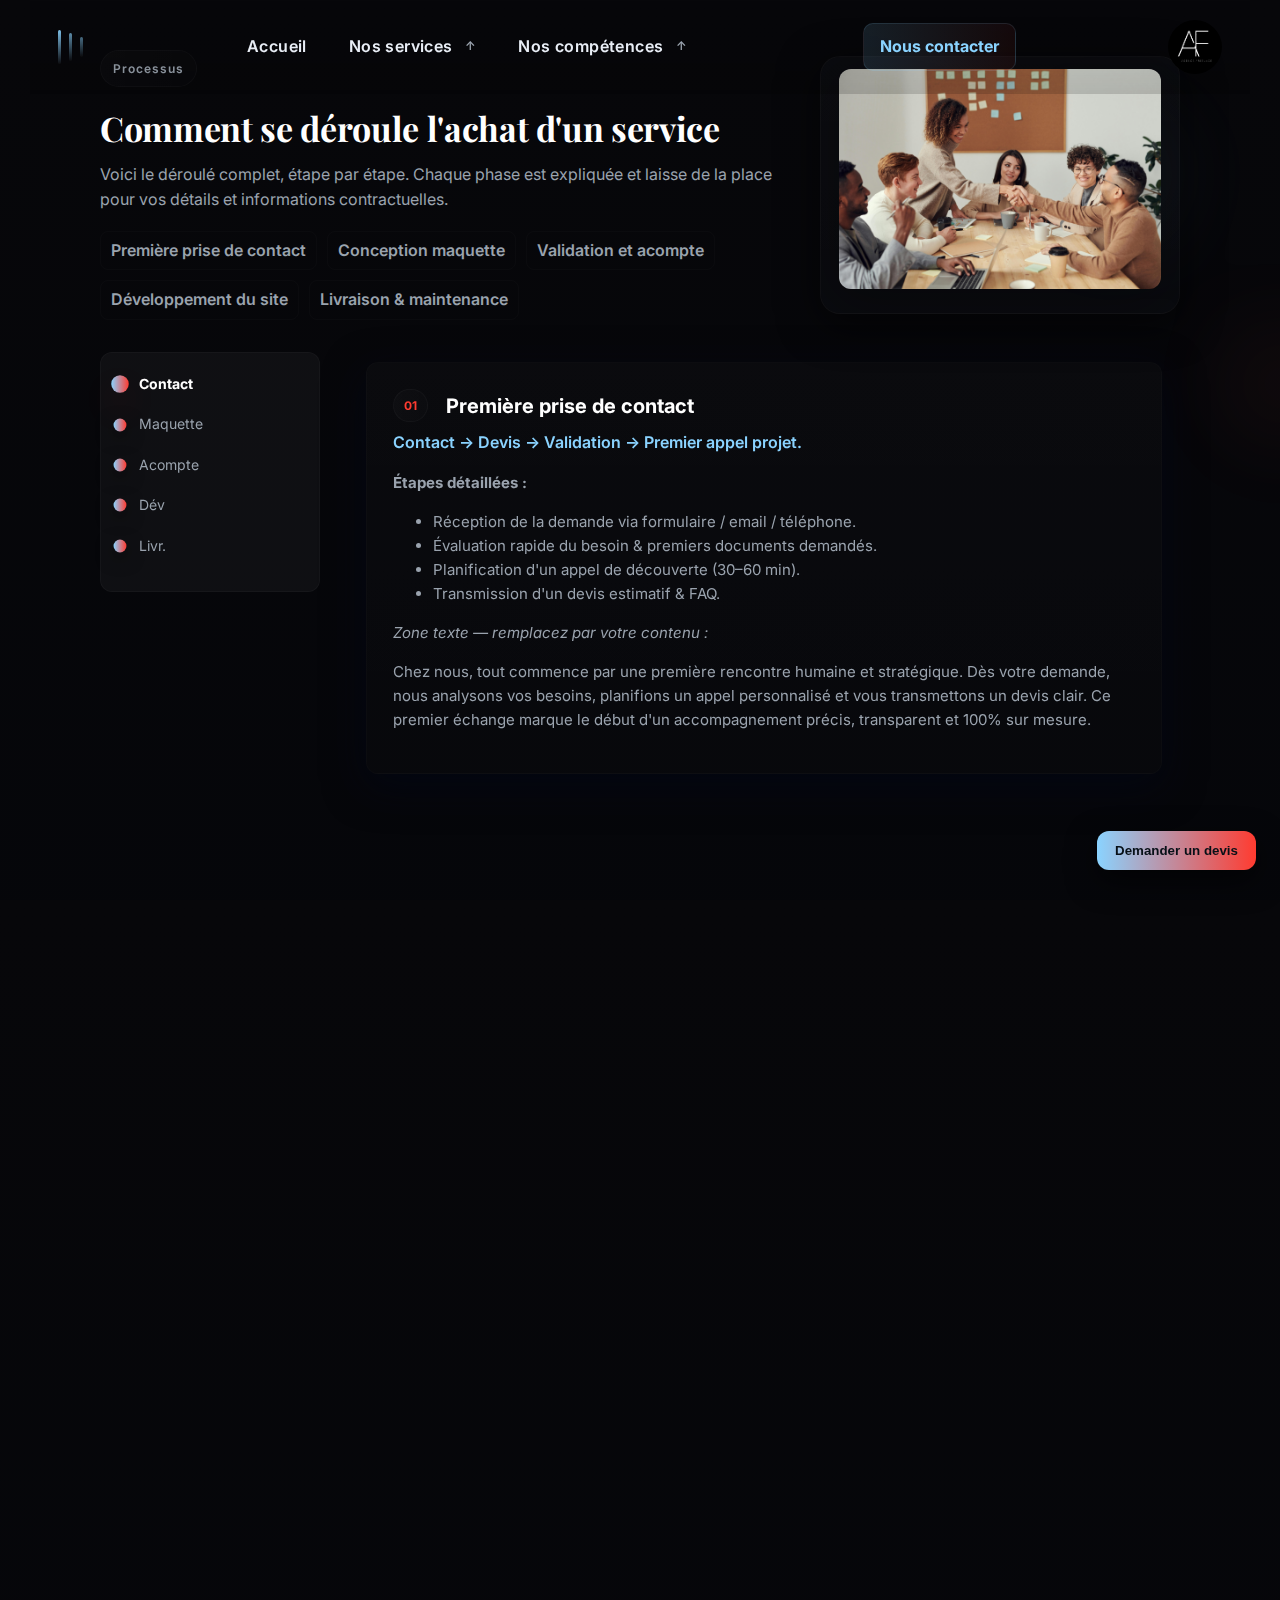
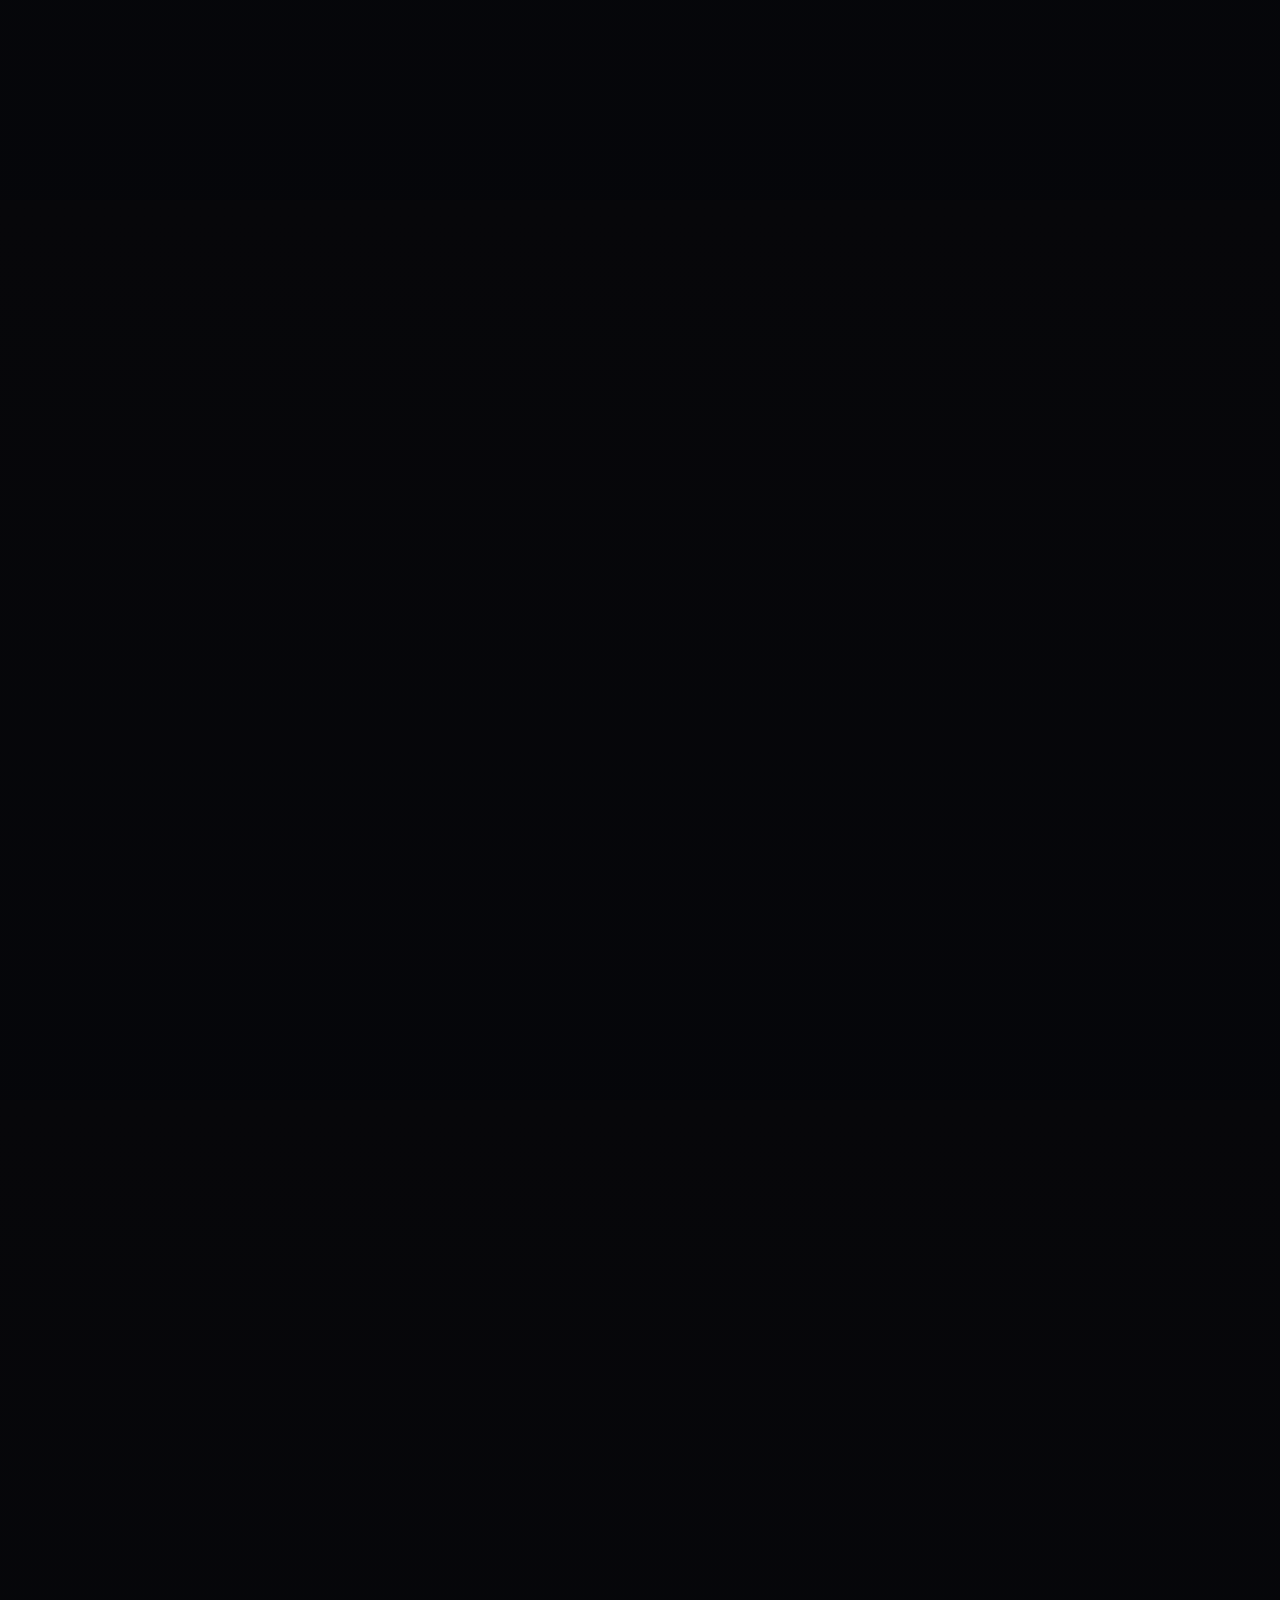
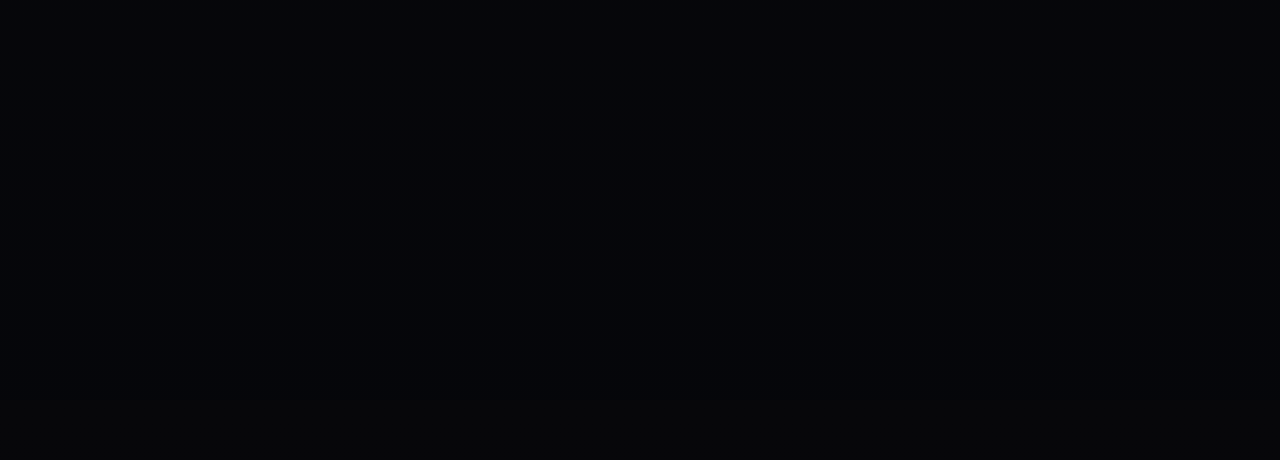
<file: details-offre.html>
<!DOCTYPE html>
<html lang="fr">
<head>
<meta charset="utf-8" />
<meta name="viewport" content="width=device-width,initial-scale=1" />
<title>Processus d'achat — Agence Freelance</title>
<link rel="icon" href="logo.png">

<!-- Police moderne (optionnelle, remplaçable) -->
<link href="https://fonts.googleapis.com/css2?family=Inter:wght@300;400;600;700;800&family=Playfair+Display:ital,wght@0,600;0,700;1,500&display=swap" rel="stylesheet">

<style>
  :root{
    --bg-dark:#07070a;
    --panel:#0f1115;
    --muted:#9aa3ae;
    --accent:#ff3b30; /* rouge dynamique / accent */
    --accent-2:#8ad3ff; /* bleu d'accent secondaire */
    --glass: rgba(255,255,255,0.04);
    --glass-2: rgba(255,255,255,0.02);
    --card: linear-gradient(180deg, rgba(255,255,255,0.02), rgba(255,255,255,0.01));
    --radius: 14px;
    --maxw:1100px;
    --transition: 0.3s ease;
  }

  /* ========== RESET ========== */
  *{box-sizing:border-box}
  html,body{height:100%}
  body{
    margin:0;
    font-family: "Inter", system-ui, -apple-system, "Segoe UI", Roboto, "Helvetica Neue", Arial;
    background: linear-gradient(180deg,var(--bg-dark), #05060a 120%);
    color:#e9eef6;
    -webkit-font-smoothing:antialiased;
    -moz-osx-font-smoothing:grayscale;
    line-height:1.6;
    overflow-x:hidden;
  }

  a{color:inherit;text-decoration:none}
  img{max-width:100%;display:block}

  /* =========BARRE NAV =========== */

  .header-index{
    position:fixed;
    top:0;
    left:0;
    right:0;
    z-index:1000;
    pointer-events:auto;
    display:block;
    width:100%;
    transition:background var(--transition), transform var(--transition), box-shadow var(--transition);
    will-change: transform, background;
  }

  .nav-wrapper{
    max-width:1220px;
    margin:0 auto;
    display:flex;
    align-items:center;
    justify-content:space-between;
    padding:20px 28px;
    gap:18px;
    transform:translateZ(0);
    background: linear-gradient(180deg, transparent 0%, rgba(0,0,0,0.15) 100%);
    border-bottom: 1px solid transparent;
    border-radius:0;
  }

  /* when scrolled / sticky state */
  .header-index.scrolled .nav-wrapper{
    background: linear-gradient(180deg, rgba(5,4,4,0.85), rgba(10,9,9,0.82));
    box-shadow: 0 6px 30px rgba(0,0,0,0.6), 0 1px 0 rgba(255,255,255,0.02) inset;
    border-bottom:1px solid rgba(255,255,255,0.02);
    backdrop-filter: blur(5px);
  }

  /* Hide nav when scrolling down */
  .nav-hidden{
    transform: translateY(-110%) !important;
    opacity:0;
  }

  /* logo */
  .nav-logo{
    height:54px;
    width:auto;
    object-fit:contain;
    transition: transform var(--transition);
    z-index:1001;
    border-radius: 44px;
  }

  .nav-logo:hover{
    animation: logoFloat 1s ease-in-out infinite;
  }

  @keyframes logoFloat {
    0%, 100% { transform: translateY(0px); }
    50% { transform: translateY(-5px); }
  }

  /* decorative left lines */
  .decor-left{display:flex; gap:8px; align-items:center}
  .decor-line{width:3px; height:34px; border-radius:2px; background:linear-gradient(180deg,var(--accent-2), rgba(255,255,255,0.03)); opacity:0.9}
  .decor-line-2{height:28px; opacity:0.65}
  .decor-line-3{height:20px; opacity:0.5}

  /* nav menu DESKTOP */
  .nav-menu{
    list-style:none;
    display:flex;
    gap:18px;
    align-items:center;
    margin:0;
    padding:0;
  }
  .nav-menu-item{
    position:relative;
    font-weight:600;
    letter-spacing:0.4px;
    cursor:pointer;
    padding:8px 12px;
    color:#e9eef6;
    transition:color 240ms;
  }
  .nav-menu-item:hover{color:var(--accent-2)}

  /* arrow caret */
  .nav-menu-arrow{
    display:inline-block;
    margin-left:8px;
    font-size:12px;
    transform:translateY(-2px);
    color:var(--muted);
  }

  /* submenu */
  .submenu-container{
    position:absolute;
    left:0;
    top:37px;
    min-width:260px;
    background: linear-gradient(180deg, rgba(12,12,12,0.95), rgba(7,7,7,0.98));
    border-radius:10px;
    padding:14px;
    box-shadow: 0 10px 40px rgba(0,0,0,0.7), 0 2px 0 rgba(255,255,255,0.02) inset;
    opacity:0;
    transform: translateY(8px) scale(.98);
    pointer-events:none;
    transition: opacity 260ms ease, transform 260ms ease;
    z-index:90;
    border:1px solid rgba(255,255,255,0.02);
  }
  .nav-menu-item:hover .submenu-container{
    opacity:1;
    transform: translateY(2px) scale(1);
    pointer-events:auto;
  }

  /* submenu items */
  .submenu-item{display:flex; align-items:flex-start; gap:10px; padding:8px 6px; flex-direction: column;}
  .submenu-title{font-weight:700; font-size:15px; color:#e9eef6}
  .submenu-link{display:block; color:var(--muted); text-decoration:none; padding:6px 0; font-size:14px}
  .submenu-link:hover{color:#e9eef6; text-decoration:underline}

  .nested-submenu{
    display: flex;
    flex-direction: column;
    gap: 4px;
    padding-left: 10px;
  }

  .submenu-caret {
    display: none;
  }

  /* contact button */
  .contact-button-container{margin-left:12px}
  .contact-button-link{
    display:inline-block;
    padding:10px 16px;
    border-radius:10px;
    background:linear-gradient(90deg, rgba(138,211,255,0.12), rgba(255,59,48,0.06));
    color:var(--accent-2);
    border:1px solid rgba(138,211,255,0.12);
    text-decoration:none;
    font-weight:700;
    transition: transform var(--transition), box-shadow var(--transition);
  }
  .contact-button-link:hover{
    transform:translateY(-3px);
    box-shadow: 0 8px 30px rgba(138,211,255,0.12), 0 2px 6px rgba(0,0,0,0.6);
  }

  /* BURGER MENU */
  .burger {
    display: none;
    flex-direction: column;
    gap: 6px;
    cursor: pointer;
    z-index: 1001;
    padding: 10px;
  }

  .burger span {
    width: 28px;
    height: 3px;
    background: linear-gradient(90deg, var(--accent-2), var(--accent));
    border-radius: 3px;
    transition: all 0.3s ease;
  }

  .burger.active span:nth-child(1) {
    transform: rotate(45deg) translate(8px, 8px);
  }

  .burger.active span:nth-child(2) {
    opacity: 0;
  }

  .burger.active span:nth-child(3) {
    transform: rotate(-45deg) translate(8px, -8px);
  }

  /* MOBILE MENU */
  .mobile-menu {
    position: fixed;
    top: 0;
    right: -100%;
    width: 85%;
    max-width: 400px;
    height: 100vh;
    background: rgba(7, 7, 10, 0.98);
    backdrop-filter: blur(30px);
    z-index: 999;
    padding: 100px 30px 30px;
    overflow-y: auto;
    transition: right 0.4s cubic-bezier(0.4, 0, 0.2, 1);
    border-left: 1px solid rgba(255, 255, 255, 0.1);
  }

  .mobile-menu.active {
    right: 0;
  }

  .mobile-menu-overlay {
    position: fixed;
    top: 0;
    left: 0;
    width: 100%;
    height: 100vh;
    background: rgba(0, 0, 0, 0.7);
    z-index: 998;
    opacity: 0;
    pointer-events: none;
    transition: opacity 0.3s ease;
  }

  .mobile-menu-overlay.active {
    opacity: 1;
    pointer-events: all;
  }

  .mobile-logo {
    display: flex;
    align-items: center;
    gap: 15px;
    margin-bottom: 40px;
    padding-bottom: 30px;
    border-bottom: 1px solid rgba(255, 255, 255, 0.1);
  }

  .mobile-logo img {
    width: 50px;
    height: 50px;
    border-radius: 10px;
    animation: logoRotate 4s linear infinite;
  }

  @keyframes logoRotate {
    0% { transform: rotate(0deg); }
    100% { transform: rotate(360deg); }
  }

  .mobile-logo span {
    font-size: 18px;
    font-weight: 700;
    color: var(--accent-2);
  }

  .mobile-nav {
    list-style: none;
  }

  .mobile-nav > li {
    margin-bottom: 10px;
  }

  .mobile-nav a, .mobile-nav .menu-item {
    display: flex;
    justify-content: space-between;
    align-items: center;
    padding: 15px 20px;
    color: #e9eef6;
    text-decoration: none;
    font-size: 16px;
    font-weight: 500;
    border-radius: 12px;
    background: rgba(255, 255, 255, 0.03);
    transition: all 0.3s ease;
    cursor: pointer;
  }

  .mobile-nav a:hover, .mobile-nav .menu-item:hover {
    background: rgba(138, 211, 255, 0.1);
    color: var(--accent-2);
    transform: translateX(5px);
  }

  .mobile-nav .arrow {
    font-size: 12px;
    transition: transform 0.3s ease;
  }

  .mobile-nav .arrow.active {
    transform: rotate(90deg);
  }

  .mobile-submenu {
    max-height: 0;
    overflow: hidden;
    transition: max-height 0.4s ease;
    padding-left: 20px;
  }

  .mobile-submenu.active {
    max-height: 1000px;
    margin-top: 10px;
  }

  .mobile-submenu li {
    margin-bottom: 8px;
  }

  .mobile-submenu a, .mobile-submenu .menu-item {
    font-size: 14px;
    padding: 12px 15px;
    background: rgba(255, 255, 255, 0.02);
  }

  .mobile-contact-btn {
    margin-top: 30px;
    width: 100%;
    text-align: center;
  }

  /* ========== NAV / FOOTER PLACEHOLDERS ========== */
  .nav-placeholder{
    height:84px;
    width:100%;
    position:sticky;
    top:0;
    z-index:50;
    background: linear-gradient(180deg, transparent, rgba(0,0,0,0.15));
    pointer-events:none;
  }
  .footer-placeholder{ height:120px; }

  /* ========== LAYOUT ========== */
  .page {
    max-width: calc(var(--maxw) + 40px);
    margin: 20px auto 80px;
    padding: 30px;
  }

  .hero {
    display:flex;
    align-items:center;
    gap:28px;
    justify-content:space-between;
    margin-bottom:32px;
  }

  .hero-left{
    flex:1;
    min-width:280px;
  }
  .eyebrow{
    display:inline-block;
    color:var(--muted);
    font-weight:600;
    letter-spacing:0.08em;
    font-size:12px;
    background:linear-gradient(90deg, rgba(255,255,255,0.02), rgba(255,255,255,0.01));
    padding:8px 12px;
    border-radius:999px;
    border:1px solid rgba(255,255,255,0.03);
    backdrop-filter: blur(6px);
  }
  h1.main-title{
    font-family:"Playfair Display", serif;
    font-size:34px;
    margin:14px 0 6px;
    color:#fff;
    letter-spacing: -0.01em;
  }
  p.lead{
    color:var(--muted);
    margin:0 0 18px;
    max-width:720px;
  }

  .hero-visual{
    width:360px;
    max-width:40%;
    min-width:220px;
    display:flex;
    justify-content:center;
    align-items:center;
    border-radius:20px;
    padding:18px;
    background:linear-gradient(180deg, rgba(255,255,255,0.02), rgba(255,255,255,0.01));
    box-shadow: 0 10px 40px rgba(0,0,0,0.6), inset 0 0 60px rgba(138,211,255,0.02);
    border:1px solid rgba(255,255,255,0.03);
  }
  .hero-visual .mock{
    width:100%;
    height:220px;
    border-radius:12px;
    background: linear-gradient(135deg, rgba(138,211,255,0.08), rgba(255,59,48,0.06));
    display:flex;
    align-items:center;
    justify-content:center;
    color:var(--muted);
    font-weight:600;
    letter-spacing:0.02em;
    transform: translateY(0);
    transition: transform 0.6s cubic-bezier(.2,.9,.2,1);
  }

  .mock img{
    border-radius: 12px;
    transition: all ease-in-out 0.3s;
    width: 100%;
    height: 100%;
    object-fit: cover;
  }

  .mock:hover img{
    transform: scale(1.1);
    box-shadow: 0px 10px 18px #e9eef6;
  }
  .hero-visual:hover .mock{ transform: translateY(-8px); }

  /* ========== TWO-COLUMN + TIMELINE ========== */
  .content {
    display:grid;
    grid-template-columns: 220px 1fr;
    gap:28px;
    align-items:start;
    max-width:var(--maxw);
    margin-top:6px;
  }

  /* vertical timeline / progress */
  .timeline {
    position:sticky;
    top:100px;
    align-self:start;
    padding:20px 12px;
    border-radius:12px;
    background:var(--glass);
    border:1px solid rgba(255,255,255,0.03);
    min-height:240px;
    display:flex;
    flex-direction:column;
    gap:18px;
  }

  .timeline .dot {
    width:14px;height:14px;border-radius:50%;
    background:linear-gradient(90deg,var(--accent-2),var(--accent));
    box-shadow:0 6px 18px rgba(0,0,0,0.6);
    transition:transform .28s, box-shadow .28s;
    transform:scale(.92);
  }
  .timeline .item{
    display:flex;gap:12px;align-items:center;
    color:var(--muted); font-size:14px;
    cursor: pointer;
  }
  .timeline .item.active .dot{ transform:scale(1.25); box-shadow:0 12px 28px rgba(255,59,48,0.14);}
  .timeline .item.active .label{ color:#fff; font-weight:700; }

  /* ========== SECTIONS ========== */
  .sections {
    padding:10px 18px;
  }

  section.stage {
    margin-bottom:36px;
    padding:26px;
    border-radius:12px;
    background: var(--card);
    border:1px solid rgba(255,255,255,0.02);
    box-shadow: 0 12px 40px rgba(2,6,23,0.6);
    opacity:0;
    transform: translateY(28px) scale(.995);
    transition: opacity .7s ease, transform .7s cubic-bezier(.2,.9,.2,1), box-shadow .3s;
  }

  section.stage.in-view{
    opacity:1;
    transform: translateY(0) scale(1);
  }

  section.stage h2 {
    margin:0 0 8px;
    font-size:20px;
    color:#fff;
    display:flex;
    gap:10px;
    align-items:center;
  }

  section.stage p.sub {
    margin:0 0 12px;
    color:var(--accent-2);
    font-weight:600;
  }

  section.stage .detail {
    color:var(--muted);
    margin-top:8px;
    font-size:15px;
    line-height:1.6;
  }

  /* fancy card header small badge */
  .badge {
    display:inline-block;
    background: linear-gradient(90deg, rgba(255,255,255,0.02), rgba(255,255,255,0.01));
    color:var(--accent);
    padding:6px 10px;
    border-radius:999px;
    font-size:12px;
    border:1px solid rgba(255,255,255,0.03);
    margin-right:8px;
  }

  /* CTA sticky on right bottom */
  .action-cta {
    position:fixed;
    right:24px;
    bottom:30px;
    z-index:60;
    display:flex;
    gap:12px;
    align-items:center;
  }
  .action-cta .btn {
    background: linear-gradient(90deg,var(--accent-2),var(--accent));
    color:#071017;
    padding:12px 18px;
    border-radius:12px;
    font-weight:700;
    border:none;
    cursor:pointer;
    box-shadow:0 10px 30px rgba(0,0,0,0.6);
    transition: transform .18s ease, box-shadow .18s;
  }
  .action-cta .btn:hover{ transform: translateY(-6px); box-shadow:0 20px 50px rgba(0,0,0,0.75) }
  .action-cta .btn a{
    color: #071017;
    text-decoration: none;
  }

  /* tiny helper - anchor nav inside page */
  .mini-nav {
    display:flex;
    gap:10px;
    flex-wrap:wrap;
    margin-top:12px;
  }
  .mini-nav a {
    padding:6px 10px;
    border-radius:8px;
    background:transparent;
    color:var(--muted);
    font-weight:600;
    border:1px solid rgba(255,255,255,0.02);
    transition: all .18s;
  }
  .mini-nav a:hover{ color:#fff; transform: translateY(-2px)}

  /* subtle floating background shapes */
  .bg-shape{
    position:fixed;
    right:-10%;
    top:10%;
    width:420px;height:420px;
    opacity:0.06;
    filter:blur(40px);
    background: radial-gradient(circle at 30% 20%, #8ad3ff, transparent 25%),
                radial-gradient(circle at 70% 70%, #ff6b5b, transparent 25%);
    z-index:0;
    pointer-events:none;
  }

  /* accessible focus */
  a:focus, button:focus { outline: 3px solid rgba(138,211,255,0.18); outline-offset:3px; }


  /* ===== Suivi Premium : cartes & modal ===== */
  #suivi-premium { 
    margin-top:28px; 
    position: relative;
  }

  .premium-grid {
    display:grid;
    grid-template-columns: repeat(4,1fr);
    gap:18px;
    margin-top:16px;
  }

  /* card */
  .premium-card {
    background: linear-gradient(180deg, rgba(255,255,255,0.02), rgba(255,255,255,0.01));
    border:1px solid rgba(255,255,255,0.03);
    padding:18px;
    border-radius:12px;
    box-shadow: 0 10px 30px rgba(2,6,23,0.6);
    transition: transform .28s cubic-bezier(.2,.9,.2,1), box-shadow .2s;
    display:flex;
    flex-direction:column;
    gap:10px;
    will-change: transform, opacity;
  }
  .premium-card:hover, .premium-card:focus {
    transform: translateY(-8px) scale(1.01);
    box-shadow: 0 20px 50px rgba(0,0,0,0.7);
    outline: none;
  }
  .premium-card .card-head { display:flex; align-items:center; gap:12px; }
  .premium-card .icon {
    width:48px; height:48px; display:flex; align-items:center; justify-content:center;
    font-size:22px; border-radius:10px;
    background: linear-gradient(90deg, rgba(138,211,255,0.06), rgba(255,59,48,0.04));
    border:1px solid rgba(255,255,255,0.02);
  }
  .premium-card h3 { margin:0; font-size:16px; color:#fff; }
  .card-excerpt { color: rgba(255,255,255,0.6); margin:0 0 8px 0; font-size:14px; }

  .card-action {
    margin-top:auto;
    align-self:flex-start;
    padding:8px 12px;
    background:transparent;
    border:1px solid rgba(138,211,255,0.12);
    color:var(--accent-2);
    border-radius:10px;
    cursor:pointer;
    transition: all .18s;
  }
  .card-action:hover { background: linear-gradient(90deg,var(--accent-2),var(--accent)); color:#071017; transform: translateY(-4px); }

  /* modal */
  .premium-modal {
    position: fixed;
    inset: 0;
    display: grid;
    place-items: center;
    background: rgba(4,6,10,0.6);
    z-index: 9999;
    opacity: 0;
    pointer-events: none;
    transition: opacity .28s ease;
  }
  .premium-modal[aria-hidden="false"] { opacity: 1; pointer-events: auto; }

  .modal-panel {
    width: min(920px, 94%);
    max-height: 86vh;
    background: linear-gradient(180deg, #0f1216, #0b0c0e);
    border-radius:14px;
    padding:18px;
    border:1px solid rgba(255,255,255,0.04);
    box-shadow:0 30px 100px rgba(0,0,0,0.75);
    overflow:auto;
    transform: translateY(20px);
    transition: transform .28s cubic-bezier(.2,.9,.2,1);
    position: relative;
  }
  .premium-modal[aria-hidden="false"] .modal-panel { transform: translateY(0); }

  .modal-close {
    position:absolute; right:22px; top:18px;
    background:transparent; border:none; color:var(--accent-2); font-size:28px; cursor:pointer;
  }
  .modal-header { display:flex; gap:14px; align-items:center; margin-bottom:6px; }
  .modal-icon { font-size:26px; width:48px; height:48px; display:grid; place-items:center; border-radius:10px; background:linear-gradient(90deg, rgba(138,211,255,0.06), rgba(255,59,48,0.04)); }
  .modal-header h3 { margin:0; color:#fff; font-size:18px; }
  .modal-sub { color: var(--muted); margin:0; font-size:13px; }

  .modal-body { margin-top:12px; color: rgba(255,255,255,0.85); line-height:1.6; }
  .modal-actions { margin-top:18px; display:flex; gap:12px; align-items:center; }
  .btn-link { padding:8px 14px; border-radius:10px; background:linear-gradient(90deg,var(--accent-2),var(--accent)); color:#071017; font-weight:700; text-decoration:none; }
  .btn-outline { padding:8px 12px; border-radius:10px; background:transparent; border:1px solid rgba(255,255,255,0.06); color:#fff; cursor:pointer; }

  /* reveal on scroll - initial state */
  .premium-card { opacity:0; transform: translateY(18px) scale(.996); transition: opacity .6s ease, transform .6s cubic-bezier(.2,.9,.2,1) }

  /* When JS marks visible */
  .premium-card.visible { opacity:1; transform:translateY(0) scale(1) }

  /* ========== RESPONSIVE ========== */
  @media (max-width:1100px){ 
    .premium-grid{ grid-template-columns: repeat(3,1fr);} 
  }
  
  @media (max-width:1000px){
    .hero { flex-direction:column; gap:18px; align-items:flex-start }
    .hero-visual{ width:100%; max-width:420px}
    .content{ grid-template-columns: 1fr; padding-top:6px}
    .timeline{ 
      position:relative; 
      top:0; 
      flex-direction:row; 
      gap:12px; 
      padding:12px; 
      overflow:auto;
    }
    .timeline .item{ white-space:nowrap}
    .timeline{ border-radius:12px; }
    .premium-grid{ grid-template-columns: repeat(2,1fr);} 
    .premium-card .icon{width:44px;height:44px}
  }

  @media (max-width:768px){
    body{ font-size:15px }
    
    .nav-menu, .contact-button-container, .decor-left { display: none; }
    
    .burger { display: flex; }
    
    .nav-wrapper {
      padding: 15px 20px;
    }
    
    .page{ padding:18px 16px; margin:8px auto 80px }
    
    .hero-left h1{ font-size:26px }
    
    .hero-visual{ 
      width: 100%;
      max-width: 100%;
    }
    
    .action-cta{ right:12px; bottom:16px; }
    
    .action-cta .btn {
      padding: 10px 15px;
      font-size: 14px;
    }
    
    .mini-nav {
      flex-direction: column;
      gap: 8px;
    }
    
    .mini-nav a {
      text-align: center;
    }
    
    section.stage {
      padding: 20px;
    }
    
    section.stage h2 {
      font-size: 18px;
      flex-wrap: wrap;
    }
    
    .premium-grid{ grid-template-columns: 1fr;}
    .premium-card{ padding:14px }
    .modal-panel{ padding:12px }
  }

  @media (max-width:480px){ 
    .nav-logo {
      height: 45px;
    }
    
    .hero-left h1 {
      font-size: 22px;
    }
    
    .eyebrow {
      font-size: 11px;
      padding: 6px 10px;
    }
    
    .lead {
      font-size: 14px;
    }
    
    section.stage {
      padding: 16px;
    }
    
    .badge {
      font-size: 11px;
      padding: 4px 8px;
    }
  }

</style>
</head>
<body>

  <header class="header-index">
    <div class="nav-wrapper">
      <!-- Barres décoratives à gauche -->
      <div class="decor-left">
        <div class="decor-line decor-line-1"></div>
        <div class="decor-line decor-line-2"></div>
        <div class="decor-line decor-line-3"></div>
      </div>

      <!-- Menu principal DESKTOP -->
      <ul class="nav-menu">
        <li class="nav-menu-item">
          <a href="index.html">Accueil</a>
        </li>
        <li class="nav-menu-item">Nos services 
          <span class="nav-menu-arrow">↑</span>
          <div class="submenu-container">
            <div class="submenu-item">
              <span class="submenu-title">Site web</span>
              <div class="nested-submenu">
                <a class="submenu-link" href="offre-principal.html">Principal</a>
                <a class="submenu-link" href="offre-secondaire.html">Secondaire</a>
                <a class="submenu-link" href="offre-pro.html">Professionnel</a>
              </div>
            </div>
            <div class="submenu-item">
              <span class="submenu-title">Packaging</span>
              <div class="nested-submenu">
                <a class="submenu-link" href="starter-pack.html">Starter Pack</a>
                <a class="submenu-link" href="package-business.html">Business Pack</a>
                <a class="submenu-link" href="#">Pro Pack</a>
              </div>
            </div>
            <div class="submenu-item">
              <a class="submenu-title" href="reseaux-sociaux.html">Réseaux sociaux</a>
            </div>
          </div>
        </li>

        <li class="nav-menu-item">Nos compétences 
          <span class="nav-menu-arrow">↑</span>
          <div class="submenu-container">
            <a class="submenu-link" href="abouts_us.html">À propos de nous</a>
            <a class="submenu-link" href="portfolio.html">Portfolio</a>
          </div>
        </li>
      </ul>

      <!-- Bouton contact -->
      <div class="contact-button-container">
        <a class="contact-button-link" href="contact.html">Nous contacter</a>
      </div>

      <!-- Logo -->
      <img src="logo.png" alt="logo" class="nav-logo">

      <!-- BURGER MENU -->
      <div class="burger">
        <span></span>
        <span></span>
        <span></span>
      </div>
    </div>
  </header>

  <!-- MOBILE MENU OVERLAY -->
  <div class="mobile-menu-overlay"></div>

  <!-- MOBILE MENU -->
  <div class="mobile-menu">
    <div class="mobile-logo">
      <img src="logo.png" alt="logo">
      <span>Agence_Freelance</span>
    </div>
    
    <ul class="mobile-nav">
      <li><a href="index.html">Accueil</a></li>
      
      <li>
        <div class="menu-item" data-submenu="services">
          <span>Nos services</span>
          <span class="arrow">➤</span>
        </div>
        <ul class="mobile-submenu" id="services">
          <li>
            <div class="menu-item" data-submenu="sites">
              <span>Sites web</span>
              <span class="arrow">➤</span>
            </div>
            <ul class="mobile-submenu" id="sites">
              <li><a href="offre-principal.html">Site principal</a></li>
              <li><a href="offre-secondaire.html">Site secondaire</a></li>
              <li><a href="offre-pro.html">Site professionnel</a></li>
            </ul>
          </li>
          <li>
            <div class="menu-item" data-submenu="packaging">
              <span>Nos packagings</span>
              <span class="arrow">➤</span>
            </div>
            <ul class="mobile-submenu" id="packaging">
              <li><a href="starter-pack.html">Starter pack</a></li>
              <li><a href="package-business.html">Business pack</a></li>
              <li><a href="#">Pro pack</a></li>
            </ul>
          </li>
          <li><a href="reseaux-sociaux.html">Réseaux sociaux</a></li>
        </ul>
      </li>
      
      <li>
        <div class="menu-item" data-submenu="competences">
          <span>Nos compétences</span>
          <span class="arrow">➤</span>
        </div>
        <ul class="mobile-submenu" id="competences">
          <li><a href="abouts_us.html">À propos de nous</a></li>
          <li><a href="portfolio.html">Portfolio</a></li>
        </ul>
      </li>
    </ul>
    
    <div class="mobile-contact-btn">
      <a class="contact-button-link" href="contact.html">Nous contacter</a>
    </div>
  </div>

  <div class="bg-shape" aria-hidden="true"></div>

  <main class="page" id="main">
    <header class="hero" role="banner" aria-labelledby="page-title">
      <div class="hero-left">
        <span class="eyebrow">Processus</span>
        <h1 id="page-title" class="main-title">Comment se déroule l'achat d'un service</h1>
        <p class="lead">Voici le déroulé complet, étape par étape. Chaque phase est expliquée et laisse de la place pour vos détails et informations contractuelles.</p>

        <nav class="mini-nav" aria-label="Sommaire rapide">
          <a href="#s1">Première prise de contact</a>
          <a href="#s2">Conception maquette</a>
          <a href="#s3">Validation et acompte</a>
          <a href="#s4">Développement du site</a>
          <a href="#s5">Livraison & maintenance</a>
        </nav>
      </div>

      <div class="hero-visual" aria-hidden="true">
        <div class="mock"><img src="pexels-experience-client.jpg" alt="img-exeperience-client"></div>
      </div>
    </header>

    <div class="content" role="region" aria-label="Processus détaillé">
      <!-- TIMELINE -->
      <aside class="timeline" aria-hidden="false">
        <div class="item" data-target="s1"><div class="dot"></div><div class="label">Contact</div></div>
        <div class="item" data-target="s2"><div class="dot"></div><div class="label">Maquette</div></div>
        <div class="item" data-target="s3"><div class="dot"></div><div class="label">Acompte</div></div>
        <div class="item" data-target="s4"><div class="dot"></div><div class="label">Dév</div></div>
        <div class="item" data-target="s5"><div class="dot"></div><div class="label">Livr.</div></div>
      </aside>

      <!-- SECTIONS -->
      <section class="sections">

        <!-- 1 -->
        <section id="s1" class="stage" tabindex="0" aria-labelledby="s1-title">
          <h2 id="s1-title"><span class="badge">01</span> <span>Première prise de contact</span></h2>
          <p class="sub">Contact → Devis → Validation → Premier appel projet.</p>
          <div class="detail">
            <p><strong>Étapes détaillées :</strong></p>
            <ul>
              <li>Réception de la demande via formulaire / email / téléphone.</li>
              <li>Évaluation rapide du besoin & premiers documents demandés.</li>
              <li>Planification d'un appel de découverte (30–60 min).</li>
              <li>Transmission d'un devis estimatif & FAQ.</li>
            </ul>

            <p style="margin-top:12px"><em>Zone texte — remplacez par votre contenu :</em></p>
            <p class="lorem">
Chez nous, tout commence par une première rencontre humaine et stratégique. Dès votre demande, nous analysons vos besoins, planifions un appel personnalisé et vous transmettons un devis clair. Ce premier échange marque le début d'un accompagnement précis, transparent et 100% sur mesure.
</p>

          </div>
        </section>

        <!-- 2 -->
        <section id="s2" class="stage" tabindex="0" aria-labelledby="s2-title">
          <h2 id="s2-title"><span class="badge">02</span> <span>Conception maquette</span></h2>
          <p class="sub">Création des wireframes et ajustements jusqu'à validation.</p>
          <div class="detail">
            <p><strong>Ce que nous livrons :</strong></p>
            <ul>
              <li>Wireframes basse fidélité pour valider l'arborescence.</li>
              <li>Prototype visuel (maquette UI) pour chaque page clé.</li>
              <li>Itérations jusqu'à satisfaction (x révisions incluses).</li>
            </ul>

            <p style="margin-top:12px"><em>Zone texte — remplacez par votre contenu :</em></p>
            <p class="lorem">
Une fois vos objectifs définis, notre designer crée une maquette fidèle à votre vision. Chaque élément est pensé pour sublimer votre image et optimiser l'expérience utilisateur. Vous suivez l'avancement en temps réel via votre portail client, avec révisions illimitées jusqu'à validation complète.
</p>

          </div>
        </section>

        <!-- 3 -->
        <section id="s3" class="stage" tabindex="0" aria-labelledby="s3-title">
          <h2 id="s3-title"><span class="badge">03</span> <span>Validation et acompte</span></h2>
          <p class="sub">Acompte 40%, validation finale des maquettes.</p>
          <div class="detail">
            <p><strong>Procédure financière :</strong></p>
            <ul>
              <li>Envoi d'un contrat/bon de commande récapitulant scope et livrables.</li>
              <li>Facturation d'un acompte de 40% à la validation du devis.</li>
              <li>Démarrage effectif du développement après réception du paiement.</li>
            </ul>

            <p style="margin-top:12px"><em>Zone texte — remplacez par votre contenu :</em></p>
            <p class="lorem">
Après validation du design, un document d'accord officiel ("Agreement") vous est envoyé, suivi de votre facture d'acompte. Vous recevez ensuite votre "Welcome Doc" détaillant les prochaines étapes, ainsi qu'un accès privilégié à votre espace client pour suivre le projet à tout moment.
</p>

          </div>
        </section>

        <!-- 4 -->
        <section id="s4" class="stage" tabindex="0" aria-labelledby="s4-title">
          <h2 id="s4-title"><span class="badge">04</span> <span>Développement du site</span></h2>
          <p class="sub">Intégration des contenus et suivi régulier du projet.</p>
          <div class="detail">
            <p><strong>Phase technique :</strong></p>
            <ul>
              <li>Développement front & back selon maquette validée.</li>
              <li>Intégration du contenu fourni et optimisation performances.</li>
              <li>Tests, QA, et recette client (phase UAT).</li>
            </ul>

            <p style="margin-top:12px"><em>Zone texte — remplacez par votre contenu :</em></p>
            <p class="lorem">
Le développement démarre : nos experts front-end et back-end traduisent la maquette en un site fluide, rapide et parfaitement optimisé. Des rapports hebdomadaires ("Weekly Reports") assurent une transparence totale à chaque étape, jusqu'à la validation finale du rendu.
</p>

          </div>
        </section>

        <!-- 5 -->
        <section id="s5" class="stage" tabindex="0" aria-labelledby="s5-title">
          <h2 id="s5-title"><span class="badge">05</span> <span>Livraison & maintenance</span></h2>
          <p class="sub">Livraison, ajustements finaux, formation rapide.</p>
          <div class="detail">
            <p><strong>Après-livraison :</strong></p>
            <ul>
              <li>Publication en production et vérifications post-déploiement.</li>
              <li>Période de garantie & corrections mineures incluses.</li>
              <li>Option maintenance : mises à jour, sauvegardes et support.</li>
            </ul>

            <p style="margin-top:12px"><em>Zone texte — remplacez par votre contenu :</em></p>
           <p class="lorem">
À la livraison, nous procédons ensemble aux derniers ajustements. Vous recevez ensuite un "Content Usage Guide" complet pour gérer vos contenus en autonomie. Enfin, nous vous remercions avec une attention personnalisée ("Thank You Step") et proposons un suivi continu via notre service de maintenance premium.
</p>

          </div>
        </section>

      </section>

      <!-- Début : Section Suivi Premium -->
      <section id="suivi-premium" class="stage" aria-labelledby="suivi-premium-title" style="overflow:visible;">
        <h2 id="suivi-premium-title"><span class="badge">SP</span> <span>Suivi Premium du projet</span></h2>
        <p class="sub">Documents et points de suivi fournis par votre conseiller pour un accompagnement haut de gamme.</p>

        <div class="premium-grid" role="list" aria-label="Documents de suivi premium">
          <article class="premium-card" role="listitem" data-doc="accord" tabindex="0" aria-describedby="accord-desc">
            <div class="card-head">
              <div class="icon">📝</div>
              <h3>Accord</h3>
            </div>
            <p id="accord-desc" class="card-excerpt">Contrat, devis — cliquez pour plus de détails.</p>
            <button class="card-action" data-open="accord">Voir</button>
          </article>

          <article class="premium-card" role="listitem" data-doc="welcome" tabindex="0" aria-describedby="welcome-desc">
            <div class="card-head"><div class="icon">👋</div><h3>Document d'accueil</h3></div>
            <p id="welcome-desc" class="card-excerpt">Guide d'accueil & premières étapes pour démarrer.</p>
            <button class="card-action" data-open="welcome">Voir</button>
          </article>

          <article class="premium-card" role="listitem" data-doc="facture" tabindex="0" aria-describedby="facture-desc">
            <div class="card-head"><div class="icon">🧾</div><h3>Facture</h3></div>
            <p id="facture-desc" class="card-excerpt">Facturation récapitulative et historiques de paiement.</p>
            <button class="card-action" data-open="facture">Voir</button>
          </article>

          <article class="premium-card" role="listitem" data-doc="portail" tabindex="0" aria-describedby="portail-desc">
            <div class="card-head"><div class="icon">🔐</div><h3>Portail client</h3></div>
            <p id="portail-desc" class="card-excerpt">Grâce a un suivi premium, profitez d'une plateforme dédié a votre projet ou vous suivrez son avancé.</p>
            <button class="card-action" data-open="portail">Voir</button>
          </article>

          <article class="premium-card" role="listitem" data-doc="appel" tabindex="0" aria-describedby="appel-desc">
            <div class="card-head"><div class="icon">📞</div><h3>Appel</h3></div>
            <p id="appel-desc" class="card-excerpt">Planification et compte-rendu des appels projet.</p>
            <button class="card-action" data-open="appel">Voir</button>
          </article>

          <article class="premium-card" role="listitem" data-doc="guide" tabindex="0" aria-describedby="guide-desc">
            <div class="card-head"><div class="icon">📚</div><h3>Guide d'utilisation du contenu</h3></div>
            <p id="guide-desc" class="card-excerpt">Règles & bonnes pratiques pour l'utilisation des médias.</p>
            <button class="card-action" data-open="guide">Voir</button>
          </article>

          <article class="premium-card" role="listitem" data-doc="rapport" tabindex="0" aria-describedby="rapport-desc">
            <div class="card-head"><div class="icon">📈</div><h3>Rapport hebdomadaire</h3></div>
            <p id="rapport-desc" class="card-excerpt">Compte-rendu hebdomadaire, tâches et KPIs.</p>
            <button class="card-action" data-open="rapport">Voir</button>
          </article>

          <article class="premium-card" role="listitem" data-doc="merci" tabindex="0" aria-describedby="merci-desc">
            <div class="card-head"><div class="icon">🎉</div><h3>Remerciement</h3></div>
            <p id="merci-desc" class="card-excerpt">Message de remerciement & clôture de projet.</p>
            <button class="card-action" data-open="merci">Voir</button>
          </article>
        </div>

        <!-- Modal dynamique -->
        <div id="premium-modal" class="premium-modal" role="dialog" aria-modal="true" aria-hidden="true" aria-labelledby="modal-title">
          <div class="modal-panel" role="document">
            <button class="modal-close" aria-label="Fermer (Esc)">&times;</button>
            <header class="modal-header">
              <div class="modal-icon">📝</div>
              <div>
                <h3 id="modal-title">Titre document</h3>
                <p class="modal-sub">Sous-titre / résumé</p>
              </div>
            </header>
            <div class="modal-body" id="modal-body">
              <p class="modal-text">Lorem ipsum dolor sit amet, consectetur adipiscing elit. Remplacez ce texte par le contenu réel du document.</p>

              <div class="modal-actions">
                <a id="modal-download" class="btn-link" href="#" download>Télécharger le document</a>
                <button id="modal-close-btn" class="btn-outline">Fermer</button>
              </div>
            </div>
          </div>
        </div>
      </section>
      <!-- Fin : Section Suivi Premium -->

    </div>

  </main>

  <div class="footer-placeholder" aria-hidden="true"></div>

  <!-- Floating CTA -->
  <div class="action-cta" aria-hidden="false">
    <button class="btn"><a href="contact.html">Demander un devis</a></button>
  </div>

<script>
// ===== BURGER MENU TOGGLE =====
const burger = document.querySelector('.burger');
const mobileMenu = document.querySelector('.mobile-menu');
const mobileOverlay = document.querySelector('.mobile-menu-overlay');
const body = document.body;

function toggleMenu() {
  burger.classList.toggle('active');
  mobileMenu.classList.toggle('active');
  mobileOverlay.classList.toggle('active');
  body.style.overflow = mobileMenu.classList.contains('active') ? 'hidden' : '';
}

burger.addEventListener('click', toggleMenu);
mobileOverlay.addEventListener('click', toggleMenu);

// ===== MOBILE SUBMENU TOGGLE =====
const menuItems = document.querySelectorAll('.menu-item');

menuItems.forEach(item => {
  item.addEventListener('click', function() {
    const submenuId = this.getAttribute('data-submenu');
    const submenu = document.getElementById(submenuId);
    const arrow = this.querySelector('.arrow');
    
    submenu.classList.toggle('active');
    arrow.classList.toggle('active');
  });
});

// Close mobile menu when link is clicked
const mobileLinks = document.querySelectorAll('.mobile-menu a');
mobileLinks.forEach(link => {
  link.addEventListener('click', () => {
    if (mobileMenu.classList.contains('active')) {
      toggleMenu();
    }
  });
});

// ===== NAVIGATION SCROLL HIDE/SHOW =====
let lastScrollTop = 0;
const header = document.querySelector('.header-index');
window.addEventListener('scroll', function() {
  let st = window.pageYOffset || document.documentElement.scrollTop;
  
  // Add scrolled class for glassmorphism effect
  if (st > 50) {
    header.classList.add('scrolled');
  } else {
    header.classList.remove('scrolled');
  }
  
  // Hide/show header
  if (st > lastScrollTop && st > 100) {
    header.classList.add('nav-hidden');
  } else {
    header.classList.remove('nav-hidden');
  }
  
  lastScrollTop = st <= 0 ? 0 : st;
});

/* ===========================
   Smooth scroll for internal links
   =========================== */
document.querySelectorAll('.mini-nav a, .timeline .item').forEach(el => {
  el.addEventListener('click', function(e){
    const target = this.getAttribute('href') || this.dataset.target;
    const id = this.dataset.target || (target && target.replace('#',''));
    if(!id) return;
    e.preventDefault();
    const node = document.getElementById(id);
    if(node) node.scrollIntoView({behavior:'smooth', block:'center'});
  });
});

/* ===========================
   Intersection Observer : reveal sections and update timeline
   =========================== */
const sections = document.querySelectorAll('section.stage');
const options = { root: null, rootMargin: '0px', threshold: 0.28 };

const timelineItems = document.querySelectorAll('.timeline .item');

const io = new IntersectionObserver((entries) => {
  entries.forEach(entry => {
    if(entry.isIntersecting){
      entry.target.classList.add('in-view');
      const id = entry.target.id;
      timelineItems.forEach(it => it.classList.toggle('active', it.dataset.target === id));
    }
  });
}, options);

sections.forEach(s => io.observe(s));

/* small floating entrance for hero mockup */
document.addEventListener('DOMContentLoaded', () => {
  setTimeout(()=> {
    const mock = document.querySelector('.hero-visual .mock');
    if(mock) mock.style.transform = 'translateY(-6px)';
  }, 400);
});

/* Accessibility: keyboard jump to sections via number keys 1..5 */
document.addEventListener('keydown', (e) => {
  if(['1','2','3','4','5'].includes(e.key)){
    const id = 's'+e.key;
    const el = document.getElementById(id);
    if(el) el.scrollIntoView({behavior:'smooth', block:'center'});
  }
});

/* Optional: small parallax on scroll for bg-shape */
window.addEventListener('scroll', () => {
  const bg = document.querySelector('.bg-shape');
  if(!bg) return;
  const y = window.scrollY * 0.08;
  bg.style.transform = `translateY(${y}px)`;
});

/* ===== Suivi Premium : comportement dynamique ===== */
(function () {
  const docs = {
    "accord": {
      title: "Accord",
      sub: "Contrat & conditions",
      body: `<p><strong>Résumé :</strong> Accord contractuel définissant le périmètre, délais et responsabilités.</p>
             <p class="lorem">Lorem ipsum dolor sit amet, consectetur adipiscing elit. Remplacez par le contenu réel du contrat.</p>`,
      icon: "📝",
      download: "#"
    },
    "welcome": {
      title: "Document d'accueil",
      sub: "Bienvenue & premières étapes",
      body: `<p><strong>Contenu :</strong> Informations d'accueil, contacts, prochaines étapes.</p>
             <p class="lorem">Lorem ipsum dolor sit amet, consectetur adipiscing elit. Exemple de texte d'accueil.</p>`,
      icon: "👋",
      download: "#"
    },
    "facture": {
      title: "Facture",
      sub: "Historique et paiements",
      body: `<p><strong>Contenu :</strong> Factures détaillées et échéances.</p><p class="lorem">Lorem ipsum dolor sit amet...</p>`,
      icon: "🧾",
      download: "#"
    },
    "portail": {
      title: "Portail client",
      sub: "Espace sécurisé",
      body: `<p><strong>Accès :</strong> Connexion au dashboard, livrables et échanges.</p><p class="lorem">Lorem ipsum dolor sit amet...</p>`,
      icon: "🔐",
      download: "#"
    },
    "appel": {
      title: "Appel",
      sub: "Planification & compte-rendu",
      body: `<p><strong>Organisation :</strong> Lien de visio, agenda et CR.</p><p class="lorem">Lorem ipsum dolor sit amet...</p>`,
      icon: "📞",
      download: "#"
    },
    "guide": {
      title: "Guide d'utilisation du contenu",
      sub: "Licences & bonnes pratiques",
      body: `<p><strong>Usage :</strong> Règles, crédits et droits d'utilisation.</p><p class="lorem">Lorem ipsum dolor sit amet...</p>`,
      icon: "📚",
      download: "#"
    },
    "rapport": {
      title: "Rapport hebdomadaire",
      sub: "Suivi des tâches & KPIs",
      body: `<p><strong>Fréquence :</strong> Rapport synthétique chaque semaine.</p><p class="lorem">Lorem ipsum dolor sit amet...</p>`,
      icon: "📈",
      download: "#"
    },
    "merci": {
      title: "Remerciement",
      sub: "Clôture de projet",
      body: `<p><strong>Message :</strong> Remerciement et bilan final.</p><p class="lorem">Lorem ipsum dolor sit amet...</p>`,
      icon: "🎉",
      download: "#"
    }
  };

  const cards = document.querySelectorAll('.premium-card');
  const modal = document.getElementById('premium-modal');
  const panel = modal && modal.querySelector('.modal-panel');
  const modalTitle = modal && modal.querySelector('#modal-title');
  const modalBody = modal && modal.querySelector('#modal-body');
  const modalIcon = modal && modal.querySelector('.modal-icon');
  const modalSub = modal && modal.querySelector('.modal-sub');
  const modalDownload = modal && modal.querySelector('#modal-download');
  const modalClose = modal && modal.querySelector('.modal-close');
  const modalCloseBtn = modal && modal.querySelector('#modal-close-btn');

  function openModal(key) {
    const data = docs[key];
    if(!data) return;
    modal.setAttribute('aria-hidden','false');
    modalTitle.textContent = data.title;
    modalSub.textContent = data.sub;
    modalIcon.textContent = data.icon;
    modalBody.querySelector('.modal-text') && modalBody.querySelector('.modal-text').remove();
    
    const wrapper = document.createElement('div');
    wrapper.className = 'modal-text';
    wrapper.innerHTML = data.body;
    modalBody.insertBefore(wrapper, modalBody.querySelector('.modal-actions'));
    modalDownload.href = data.download || '#';
    
    modalClose.focus();
    document.body.style.overflow = 'hidden';
  }

  function closeModal() {
    modal.setAttribute('aria-hidden','true');
    const txt = modalBody.querySelector('.modal-text');
    if(txt) txt.remove();
    document.body.style.overflow = '';
  }

  cards.forEach(card => {
    const openKey = card.dataset.doc;
    const btn = card.querySelector('.card-action');

    btn && btn.addEventListener('click', ()=> openModal(openKey) );
    card.addEventListener('keydown', (e)=>{
      if(e.key === 'Enter' || e.key === ' ') { e.preventDefault(); openModal(openKey); }
    });
  });

  modalClose && modalClose.addEventListener('click', closeModal);
  modalCloseBtn && modalCloseBtn.addEventListener('click', closeModal);

  document.addEventListener('keydown', (e)=> {
    if(e.key === 'Escape' && modal && modal.getAttribute('aria-hidden') === 'false') closeModal();
  });

  modal && modal.addEventListener('click', (e)=>{
    if(e.target === modal) closeModal();
  });

  const revealObserver = new IntersectionObserver((entries)=>{
    entries.forEach(ent => {
      if(ent.isIntersecting){
        ent.target.classList.add('visible');
        revealObserver.unobserve(ent.target);
      }
    });
  }, {threshold:0.18});

  cards.forEach(c => revealObserver.observe(c));

  document.addEventListener('keydown', (e)=>{
    if(modal.getAttribute('aria-hidden') === 'false' && (e.key === 'ArrowRight' || e.key === 'ArrowLeft')) {
      const keys = Object.keys(docs);
      const cur = keys.indexOf(Object.keys(docs).find(k => docs[k].title === modalTitle.textContent));
      if(cur >= 0){
        const next = e.key === 'ArrowRight' ? (cur+1)%keys.length : (cur-1+keys.length)%keys.length;
        openModal(keys[next]);
      }
    }
  });

})();

</script>

</body>
</html>
</file>
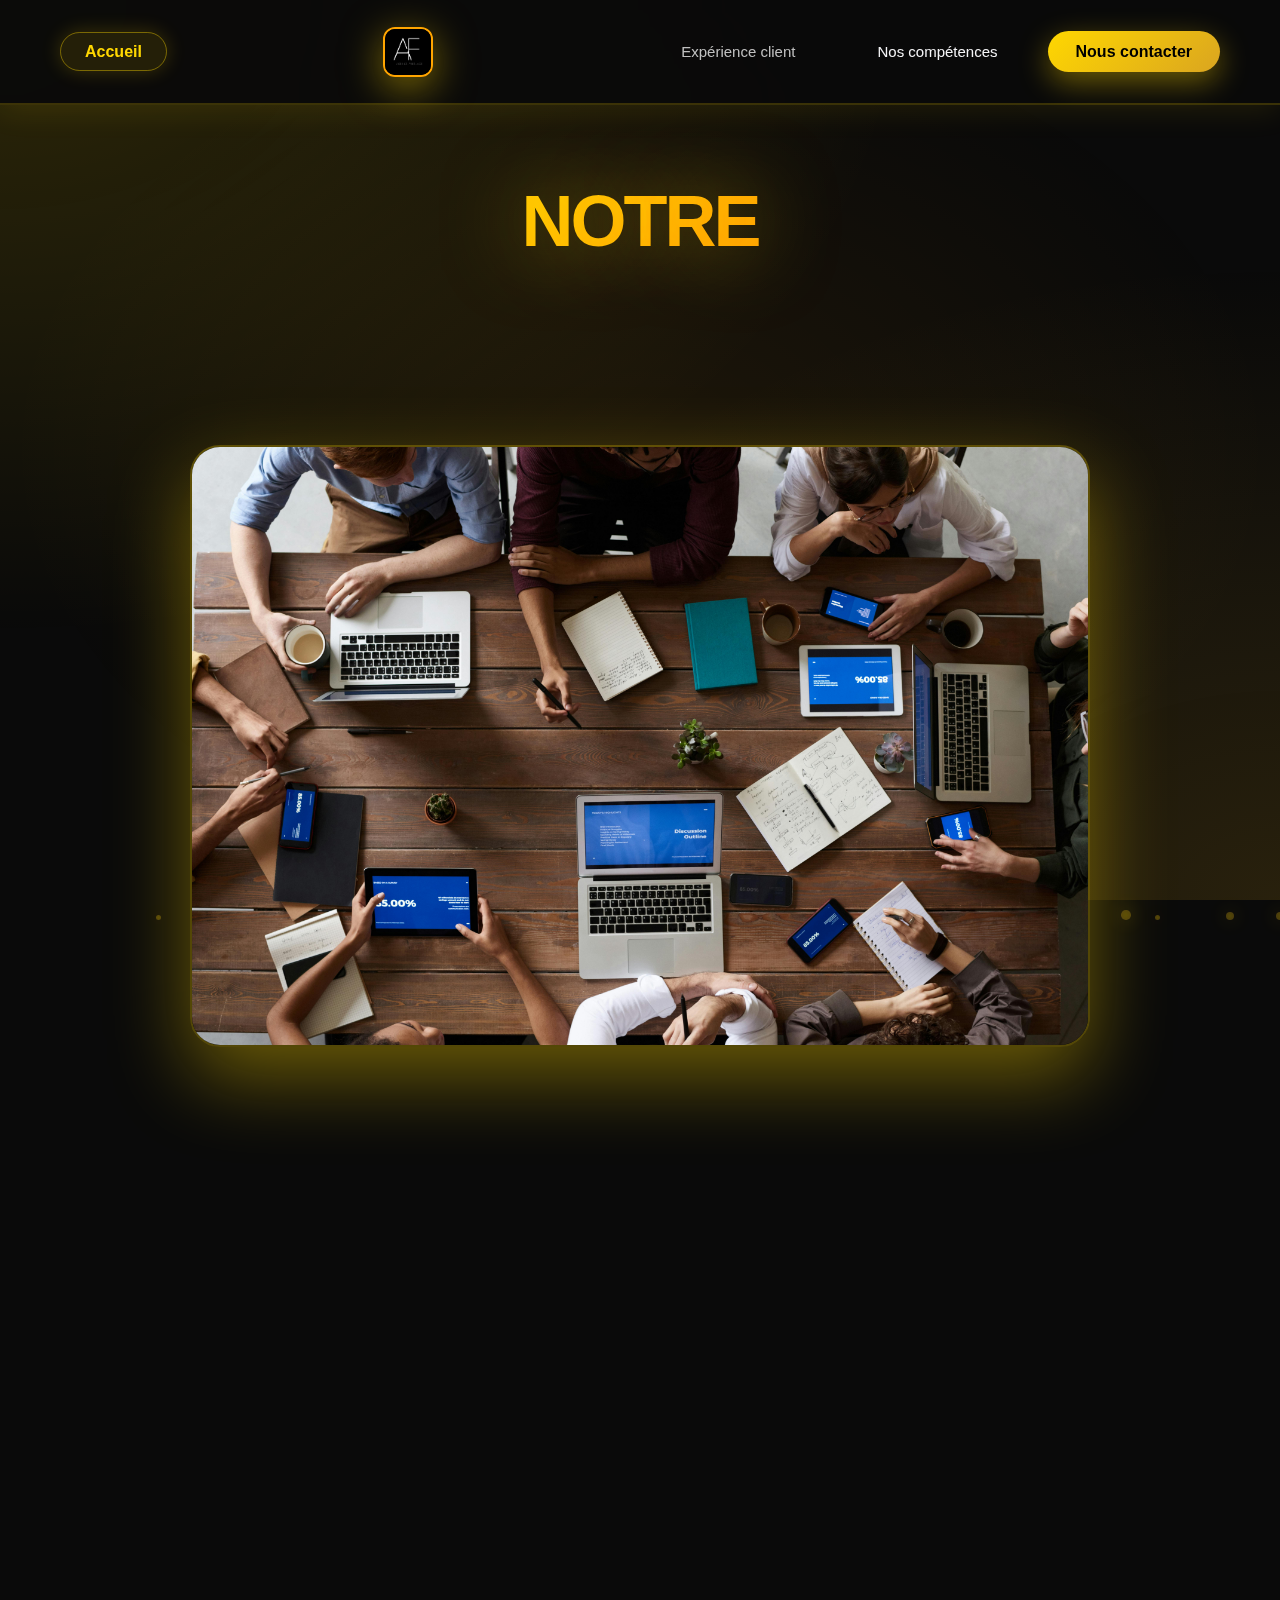
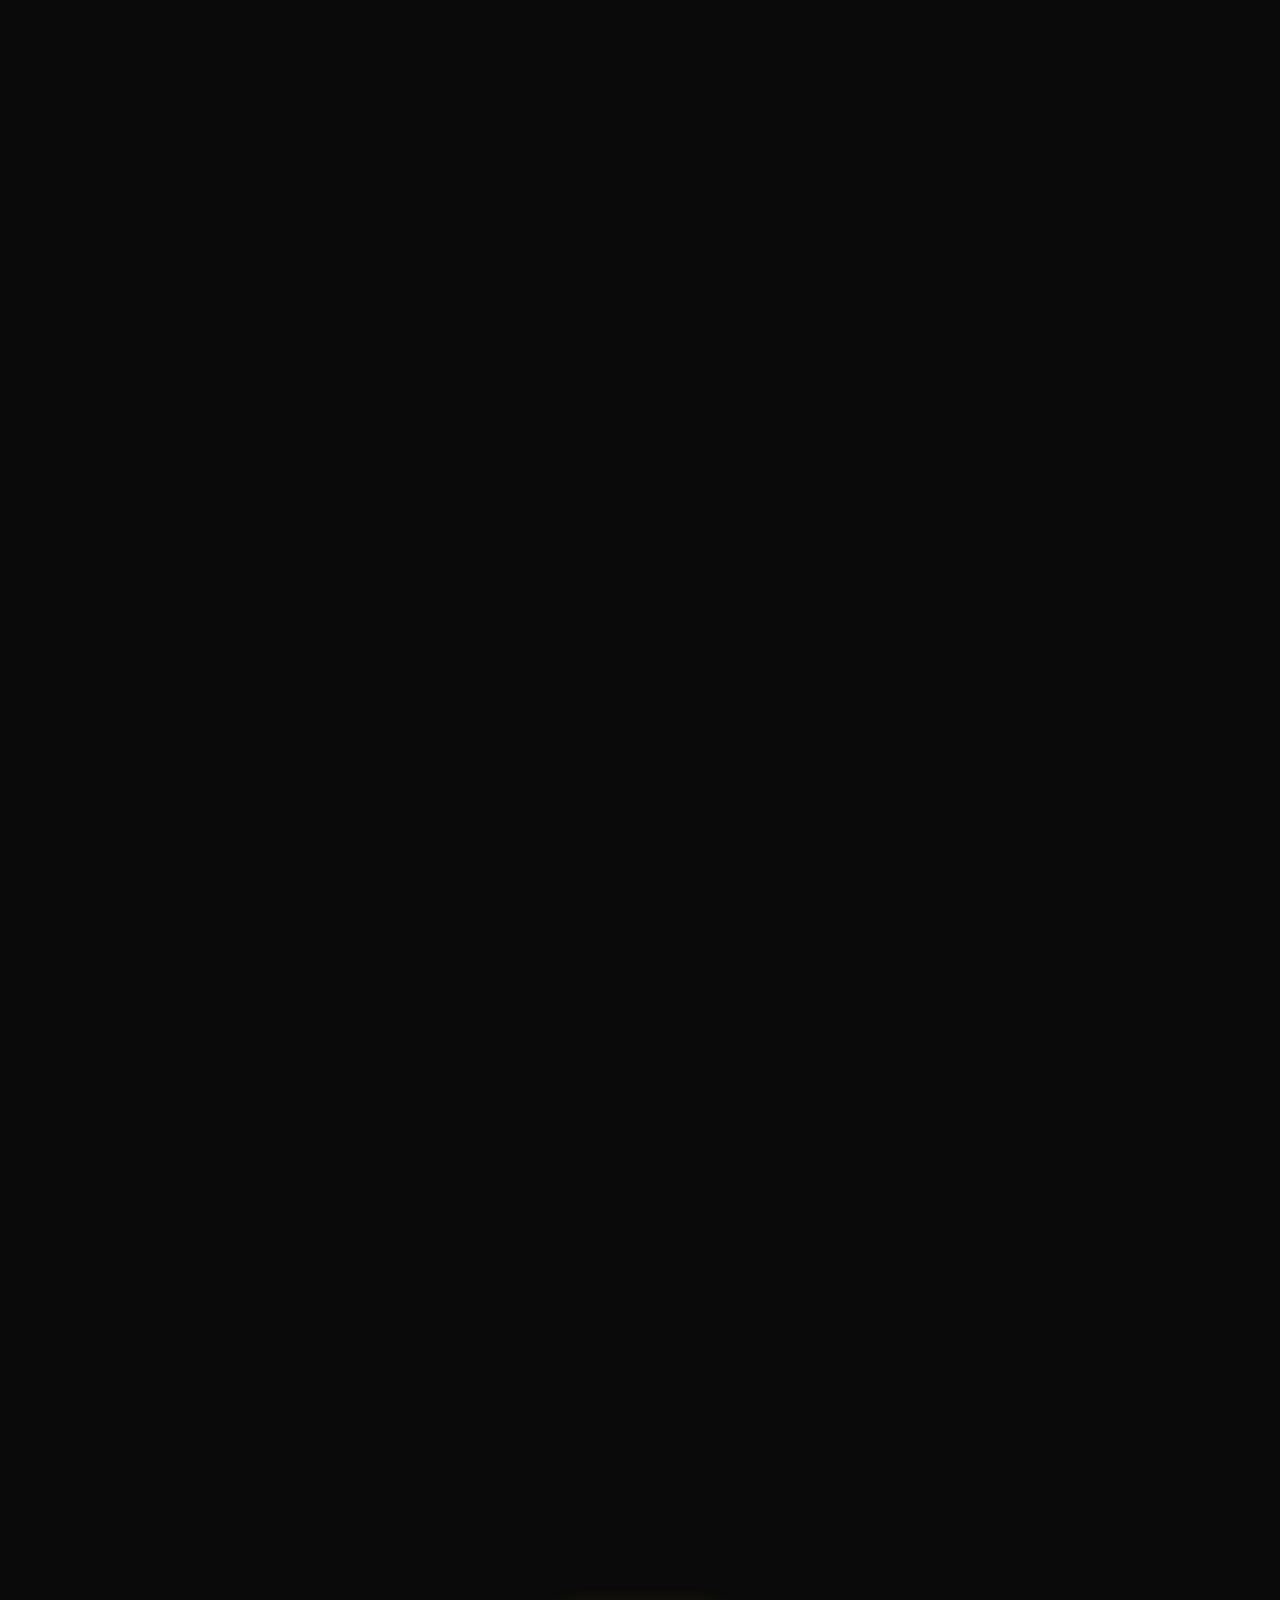
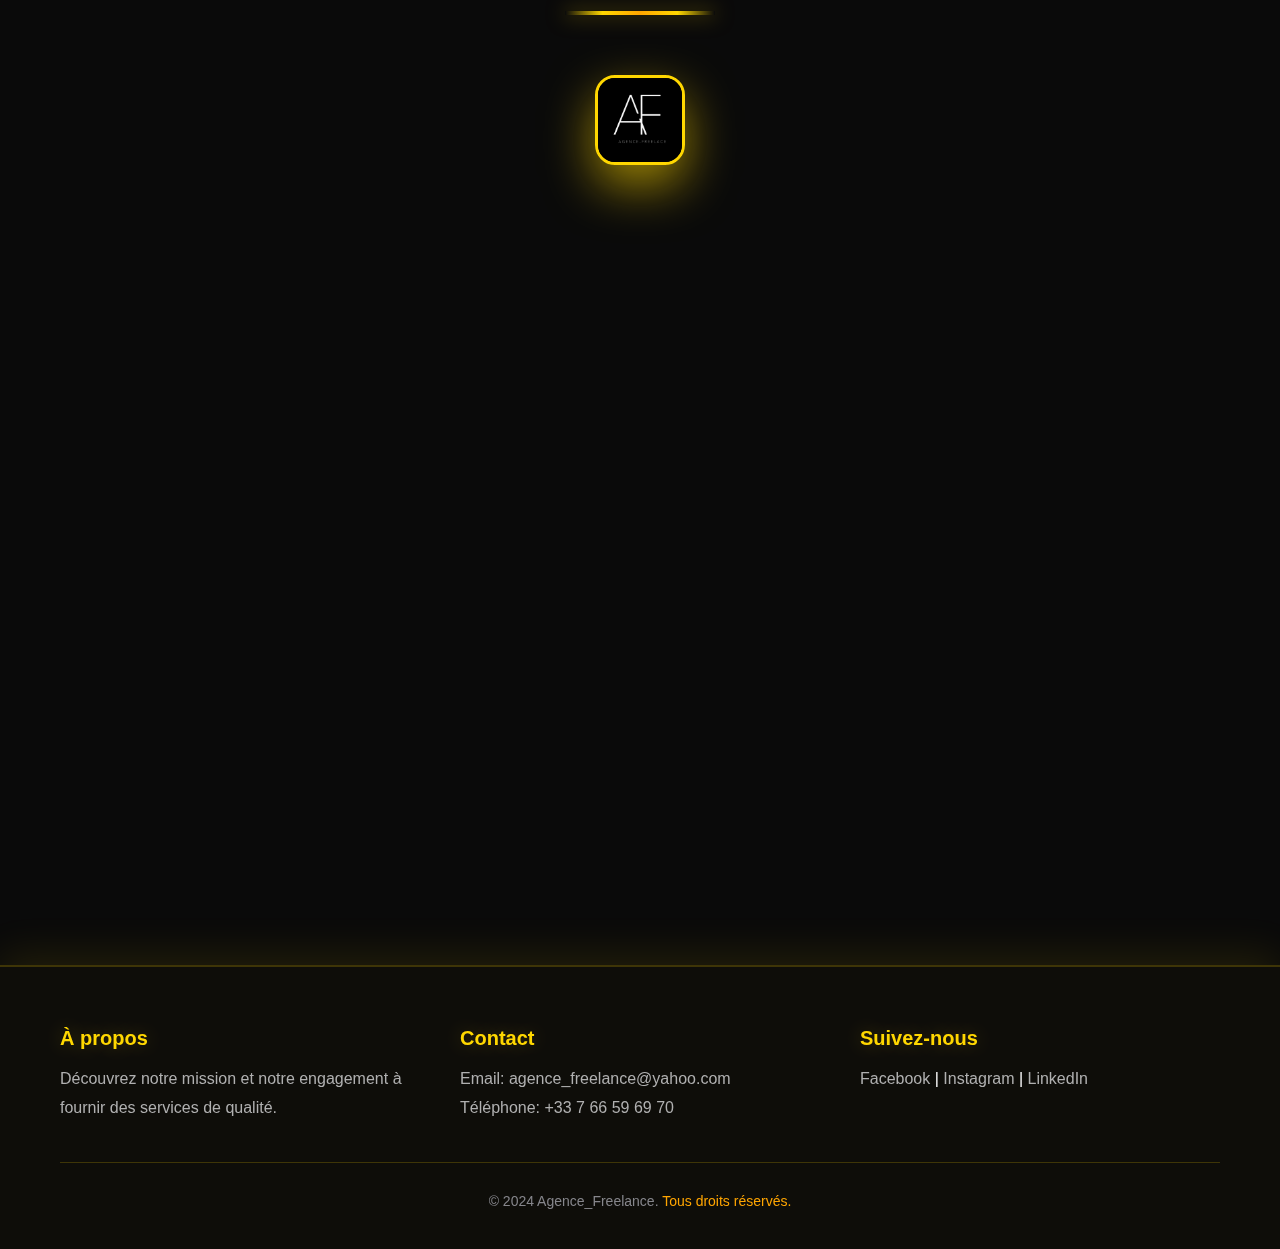
<file: offre-pro.html>
<!DOCTYPE html>
<html lang="fr">
<head>
    <meta charset="UTF-8">
    <meta name="viewport" content="width=device-width, initial-scale=1.0">
    <title>Offre Professionnelle - Agence_Freelance</title>
    <link rel="icon" href="logo.png">
    <style>
        * {
            margin: 0;
            padding: 0;
            box-sizing: border-box;
        }

        :root {
            --gold-1: #FFD700;
            --gold-2: #FFA500;
            --gold-3: #DAA520;
            --dark-bg: #0a0a0a;
        }

        body {
            font-family: -apple-system, BlinkMacSystemFont, 'Segoe UI', Roboto, 'Helvetica Neue', Arial, sans-serif;
            background: var(--dark-bg);
            color: #ffffff;
            overflow-x: hidden;
            position: relative;
        }

        /* ANIMATED LUXURY BACKGROUND */
        .luxury-gradient {
            position: fixed;
            top: 0;
            left: 0;
            width: 100%;
            height: 100%;
            z-index: 0;
            background: 
                radial-gradient(ellipse at top left, rgba(255, 215, 0, 0.15) 0%, transparent 50%),
                radial-gradient(ellipse at bottom right, rgba(218, 165, 32, 0.15) 0%, transparent 50%),
                radial-gradient(ellipse at center, rgba(255, 165, 0, 0.08) 0%, transparent 70%);
            animation: luxuryShift 25s ease infinite;
        }

        @keyframes luxuryShift {
            0%, 100% { opacity: 0.4; filter: hue-rotate(0deg); }
            50% { opacity: 0.6; filter: hue-rotate(10deg); }
        }

        /* GOLDEN PARTICLES */
        .golden-particle {
            position: fixed;
            border-radius: 50%;
            background: radial-gradient(circle, var(--gold-1), var(--gold-3));
            pointer-events: none;
            z-index: 0;
            animation: goldenFloat 20s infinite ease-in-out;
            opacity: 0.3;
            box-shadow: 0 0 20px var(--gold-1);
        }

        @keyframes goldenFloat {
            0%, 100% { transform: translateY(0) translateX(0) scale(1); }
            25% { transform: translateY(-30vh) translateX(20vw) scale(1.2); }
            50% { transform: translateY(-60vh) translateX(-10vw) scale(0.8); }
            75% { transform: translateY(-40vh) translateX(30vw) scale(1.1); }
        }

        /* HEADER */
        header {
            position: relative;
            z-index: 10;
        }

        .sticky {
            position: fixed;
            top: 0;
            left: 0;
            width: 100%;
            background: rgba(10, 10, 10, 0.95);
            backdrop-filter: blur(20px) saturate(180%);
            border-bottom: 2px solid rgba(255, 215, 0, 0.2);
            padding: 20px 60px;
            display: flex;
            justify-content: space-between;
            align-items: center;
            z-index: 1000;
            transition: transform 0.3s ease;
            box-shadow: 0 5px 30px rgba(255, 215, 0, 0.1);
        }

        .accueil-btn {
            color: var(--gold-1);
            text-decoration: none;
            font-size: 16px;
            font-weight: 600;
            padding: 10px 24px;
            background: rgba(255, 215, 0, 0.1);
            border-radius: 20px;
            border: 1px solid rgba(255, 215, 0, 0.4);
            transition: all 0.3s ease;
            box-shadow: 0 0 20px rgba(255, 215, 0, 0.2);
        }

        .accueil-btn:hover {
            background: rgba(255, 215, 0, 0.2);
            transform: translateY(-2px);
            box-shadow: 0 10px 30px rgba(255, 215, 0, 0.4);
        }

        .logo {
            width: 50px;
            height: 50px;
            border-radius: 12px;
            box-shadow: 0 10px 40px rgba(255, 215, 0, 0.5);
            transition: all 0.4s ease;
            border: 2px solid var(--gold-2);
        }

        .logo:hover {
            transform: rotate(360deg) scale(1.15);
            box-shadow: 0 15px 50px rgba(255, 215, 0, 0.8);
        }

        .barre-nav {
            display: flex;
            gap: 30px;
            align-items: center;
            list-style: none;
        }

        .nav-item {
            position: relative;
            color: #f5f5f7;
            font-size: 15px;
            font-weight: 500;
            cursor: pointer;
            padding: 10px 20px;
            transition: all 0.3s ease;
        }

        .nav-item:hover {
            color: var(--gold-1);
        }

        .container-sub-menu {
            display: none;
            position: absolute;
            top: 80%;
            left: 0;
            background: rgba(20, 20, 20, 0.98);
            backdrop-filter: blur(20px);
            padding: 15px;
            border-radius: 12px;
            min-width: 200px;
            border: 1px solid rgba(255, 215, 0, 0.3);
            margin-top: 10px;
            box-shadow: 0 10px 40px rgba(255, 215, 0, 0.2);
        }

        .nav-item:hover .container-sub-menu {
            display: block;
            animation: fadeInDown 0.3s ease;
        }

        @keyframes fadeInDown {
            from { opacity: 0; transform: translateY(-10px); }
            to { opacity: 1; transform: translateY(0); }
        }

        .text-barre {
            display: block;
            color: #c0c0c0;
            text-decoration: none;
            padding: 8px 12px;
            border-radius: 8px;
            transition: all 0.3s ease;
            margin: 5px 0;
        }

        .text-barre:hover {
            color: var(--gold-1);
            background: rgba(255, 215, 0, 0.1);
            transform: translateX(5px);
        }

        .nav-item-1 {
            background: linear-gradient(135deg, var(--gold-1), var(--gold-3));
            color: #000;
            padding: 12px 28px;
            border-radius: 25px;
            font-weight: 700;
            text-decoration: none;
            transition: all 0.3s ease;
            box-shadow: 0 10px 30px rgba(255, 215, 0, 0.4);
        }

        .nav-item-1:hover {
            transform: translateY(-2px);
            box-shadow: 0 15px 40px rgba(255, 215, 0, 0.6);
        }

        /* HERO SECTION */
        .hero-section {
            position: relative;
            z-index: 1;
            padding: 180px 60px 80px;
            text-align: center;
        }

        .container {
            font-size: 72px;
            font-weight: 900;
            background: linear-gradient(135deg, #ffffff 0%, var(--gold-1) 30%, var(--gold-2) 60%, var(--gold-3) 100%);
            -webkit-background-clip: text;
            -webkit-text-fill-color: transparent;
            margin-bottom: 20px;
            letter-spacing: -3px;
            animation: titleReveal 1.5s cubic-bezier(0.4, 0, 0.2, 1), titleShine 3s ease-in-out infinite;
            text-shadow: 0 0 80px rgba(255, 215, 0, 0.5);
        }

        @keyframes titleReveal {
            0% { opacity: 0; transform: translateY(50px) scale(0.9); }
            100% { opacity: 1; transform: translateY(0) scale(1); }
        }

        @keyframes titleShine {
            0%, 100% { filter: brightness(1); }
            50% { filter: brightness(1.3); }
        }

        .mot-complement {
            font-size: 20px;
            color: var(--gold-2);
            font-weight: 600;
            opacity: 0;
            animation: fadeIn 1s ease forwards 0.5s;
            text-shadow: 0 0 20px rgba(255, 215, 0, 0.5);
        }

        @keyframes fadeIn {
            to { opacity: 1; }
        }

        #img_offre_3 {
            display: block;
            max-width: 900px;
            width: 100%;
            margin: 60px auto;
            border-radius: 30px;
            box-shadow: 0 30px 80px rgba(255, 215, 0, 0.4);
            position: relative;
            z-index: 1;
            transition: all 0.6s ease;
            border: 2px solid rgba(255, 215, 0, 0.3);
        }

        #img_offre_3:hover {
            transform: translateY(-20px) scale(1.02);
            box-shadow: 0 40px 100px rgba(255, 215, 0, 0.6);
            border-color: var(--gold-1);
        }

        /* AUTRE OFFRE SECTION */
        .autre-offre {
            position: relative;
            z-index: 1;
            text-align: center;
            padding: 80px 60px;
            margin: 60px auto;
            max-width: 800px;
        }

        .titre-autre-offre {
            font-size: 42px;
            font-weight: 800;
            background: linear-gradient(135deg, var(--gold-1), var(--gold-3));
            -webkit-background-clip: text;
            -webkit-text-fill-color: transparent;
            margin-bottom: 40px;
            text-shadow: 0 0 30px rgba(255, 215, 0, 0.3);
        }

        .offre-content {
            display: inline-block;
            margin: 15px;
            padding: 15px 35px;
            background: rgba(255, 215, 0, 0.05);
            border: 1px solid rgba(255, 215, 0, 0.3);
            border-radius: 20px;
            color: var(--gold-1);
            text-decoration: none;
            font-weight: 600;
            transition: all 0.4s ease;
            box-shadow: 0 5px 20px rgba(255, 215, 0, 0.1);
        }

        .offre-content:hover {
            background: rgba(255, 215, 0, 0.15);
            border-color: var(--gold-1);
            transform: translateY(-5px);
            box-shadow: 0 15px 40px rgba(255, 215, 0, 0.4);
        }

        /* QUI SOMMES NOUS BOX */
        .box-qui-sommes-nous-offre-secondaire {
            position: relative;
            z-index: 1;
            max-width: 1000px;
            margin: 80px auto;
            padding: 60px;
            background: rgba(255, 215, 0, 0.03);
            backdrop-filter: blur(30px);
            border-radius: 30px;
            border: 2px solid rgba(255, 215, 0, 0.3);
            transition: all 0.5s ease;
            box-shadow: 0 20px 60px rgba(255, 215, 0, 0.2);
        }

        .box-qui-sommes-nous-offre-secondaire:hover {
            border-color: var(--gold-1);
            box-shadow: 0 30px 80px rgba(255, 215, 0, 0.4);
            transform: translateY(-10px);
        }

        .title-precision {
            font-size: 36px;
            font-weight: 700;
            background: linear-gradient(135deg, var(--gold-1), var(--gold-3));
            -webkit-background-clip: text;
            -webkit-text-fill-color: transparent;
            margin-bottom: 25px;
        }

        .txt-description {
            font-size: 18px;
            line-height: 1.8;
            color: #d0d0d0;
        }

        .txt-description a {
            color: var(--gold-2);
            text-decoration: none;
            transition: all 0.3s ease;
        }

        .txt-description a:hover {
            color: var(--gold-1);
            text-decoration: underline;
        }

        /* PRICING SECTION */
        .pricing {
            position: relative;
            z-index: 1;
            max-width: 800px;
            margin: 80px auto;
            padding: 0 60px;
        }

        .card.professional-offer {
            background: rgba(255, 215, 0, 0.03);
            backdrop-filter: blur(30px);
            border-radius: 30px;
            padding: 60px;
            border: 3px solid rgba(255, 215, 0, 0.4);
            transition: all 0.6s cubic-bezier(0.4, 0, 0.2, 1);
            position: relative;
            overflow: hidden;
            box-shadow: 0 30px 80px rgba(255, 215, 0, 0.3);
        }

        .card.professional-offer::before {
            content: '';
            position: absolute;
            top: -50%;
            left: -50%;
            width: 200%;
            height: 200%;
            background: linear-gradient(45deg, transparent 30%, rgba(255, 215, 0, 0.1) 50%, transparent 70%);
            animation: shimmerGold 4s infinite;
        }

        @keyframes shimmerGold {
            0% { transform: translateX(-100%) translateY(-100%) rotate(45deg); }
            100% { transform: translateX(100%) translateY(100%) rotate(45deg); }
        }

        .card.professional-offer::after {
            content: '';
            position: absolute;
            inset: -2px;
            border-radius: 30px;
            background: linear-gradient(45deg, var(--gold-1), var(--gold-3), var(--gold-2), var(--gold-1));
            background-size: 400% 400%;
            z-index: -1;
            animation: gradientRotate 6s ease infinite;
            opacity: 0;
            transition: opacity 0.5s ease;
        }

        .card.professional-offer:hover::after {
            opacity: 1;
        }

        @keyframes gradientRotate {
            0%, 100% { background-position: 0% 50%; }
            50% { background-position: 100% 50%; }
        }

        .card.professional-offer:hover {
            transform: translateY(-20px) scale(1.03);
            box-shadow: 0 40px 100px rgba(255, 215, 0, 0.5);
        }

        .card h2 {
            font-size: 42px;
            font-weight: 900;
            background: linear-gradient(135deg, var(--gold-1), var(--gold-3));
            -webkit-background-clip: text;
            -webkit-text-fill-color: transparent;
            margin-bottom: 15px;
            position: relative;
            z-index: 1;
            text-shadow: 0 0 40px rgba(255, 215, 0, 0.5);
        }

        .subtitle {
            font-size: 18px;
            color: var(--gold-2);
            margin-bottom: 30px;
            position: relative;
            z-index: 1;
            font-weight: 600;
        }

        .features {
            list-style: none;
            margin: 30px 0;
            position: relative;
            z-index: 1;
        }

        .features li {
            padding: 14px 0;
            font-size: 16px;
            color: #d0d0d0;
            transition: all 0.3s ease;
            position: relative;
            padding-left: 30px;
        }

        .features li::before {
            content: '⭐';
            position: absolute;
            left: 0;
            animation: starTwinkle 2s ease-in-out infinite;
        }

        @keyframes starTwinkle {
            0%, 100% { opacity: 0.6; transform: scale(1); }
            50% { opacity: 1; transform: scale(1.2); }
        }

        .features li:hover {
            color: #ffffff;
            transform: translateX(15px);
        }

        .price {
            font-size: 22px;
            color: #f5f5f7;
            margin: 40px 0 30px;
            position: relative;
            z-index: 1;
        }

        .price span {
            font-size: 64px;
            font-weight: 900;
            display: block;
            margin-top: 15px;
            background: linear-gradient(135deg, var(--gold-1) 0%, var(--gold-2) 50%, var(--gold-3) 100%);
            -webkit-background-clip: text;
            -webkit-text-fill-color: transparent;
            text-shadow: 0 0 40px rgba(255, 215, 0, 0.6);
            animation: priceGlow 3s ease-in-out infinite;
        }

        @keyframes priceGlow {
            0%, 100% { filter: brightness(1); }
            50% { filter: brightness(1.4); }
        }

        .cta {
            display: block;
            width: 100%;
            padding: 20px;
            background: linear-gradient(135deg, var(--gold-1), var(--gold-3));
            border: none;
            border-radius: 15px;
            color: #000;
            font-size: 20px;
            font-weight: 800;
            text-align: center;
            text-decoration: none;
            cursor: pointer;
            transition: all 0.4s ease;
            position: relative;
            z-index: 1;
            overflow: hidden;
            box-shadow: 0 15px 40px rgba(255, 215, 0, 0.4);
            text-transform: uppercase;
            letter-spacing: 1px;
        }

        .cta::before {
            content: '';
            position: absolute;
            top: 50%;
            left: 50%;
            width: 0;
            height: 0;
            border-radius: 50%;
            background: rgba(255, 255, 255, 0.4);
            transform: translate(-50%, -50%);
            transition: width 0.6s ease, height 0.6s ease;
        }

        .cta:hover::before {
            width: 500px;
            height: 500px;
        }

        .cta:hover {
            transform: translateY(-5px);
            box-shadow: 0 25px 60px rgba(255, 215, 0, 0.6);
        }

        /* PROCESSUS SECTION */
        .title-processus {
            text-align: center;
            font-size: 48px;
            font-weight: 800;
            background: linear-gradient(135deg, var(--gold-1), var(--gold-3));
            -webkit-background-clip: text;
            -webkit-text-fill-color: transparent;
            margin: 120px 0 40px;
            position: relative;
            z-index: 1;
        }

        .barre-esthetique {
            width: 150px;
            height: 4px;
            background: linear-gradient(90deg, transparent, var(--gold-1), var(--gold-2), var(--gold-1), transparent);
            margin: 0 auto 60px;
            animation: lineExpandGold 2s ease-in-out infinite;
            box-shadow: 0 0 20px rgba(255, 215, 0, 0.5);
        }

        @keyframes lineExpandGold {
            0%, 100% { width: 150px; opacity: 0.7; }
            50% { width: 280px; opacity: 1; }
        }

        .logo-offre-principal {
            display: block;
            width: 90px;
            height: 90px;
            margin: 0 auto 60px;
            border-radius: 20px;
            box-shadow: 0 20px 50px rgba(255, 215, 0, 0.6);
            animation: logoPulseGold 3s ease-in-out infinite;
            border: 3px solid var(--gold-1);
        }

        @keyframes logoPulseGold {
            0%, 100% { transform: scale(1); box-shadow: 0 20px 50px rgba(255, 215, 0, 0.6); }
            50% { transform: scale(1.15); box-shadow: 0 25px 60px rgba(255, 215, 0, 0.8); }
        }

        /* PROGRESS CONTAINER */
        .progress {
            position: relative;
            z-index: 1;
            margin: 100px auto 200px;
            max-width: 1200px;
            padding: 0 60px;
        }

        .progress_inner {
            position: relative;
            margin: 0 auto;
            min-height: 500px;
            width: 100%;
            max-width: 900px;
        }

        .progress_inner__step {
            width: 20%;
            font-size: 14px;
            padding: 0 10px;
            transition: all 0.4s;
            float: left;
            text-align: center;
            position: relative;
        }

        .progress_inner__step label {
            padding-top: 50px;
            top: -20px;
            display: block;
            position: relative;
            cursor: pointer;
            color: #c0c0c0;
            transition: all 0.3s ease;
            font-weight: 600;
        }

        .progress_inner__step:hover label {
            color: var(--gold-1);
            text-shadow: 0 0 10px rgba(255, 215, 0, 0.5);
        }

        .progress_inner__step:before {
            content: '';
            position: absolute;
            left: 0;
            right: 0;
            top: 3px;
            margin: auto;
            width: 45px;
            height: 45px;
            color: var(--gold-1);
            background: rgba(255, 215, 0, 0.1);
            line-height: 45px;
            border: 3px solid var(--gold-1);
            font-size: 18px;
            border-radius: 50%;
            transition: all 0.4s;
            cursor: pointer;
            font-weight: 800;
            box-shadow: 0 0 20px rgba(255, 215, 0, 0.3);
        }

        .progress_inner__step:hover:before {
            background: var(--gold-1);
            color: #000;
            transform: scale(1.3);
            box-shadow: 0 0 30px rgba(255, 215, 0, 0.6);
        }

        .progress_inner__step:nth-of-type(1):before { content: '1'; }
        .progress_inner__step:nth-of-type(2):before { content: '2'; }
        .progress_inner__step:nth-of-type(3):before { content: '3'; }
        .progress_inner__step:nth-of-type(4):before { content: '4'; }
        .progress_inner__step:nth-of-type(5):before { content: '5'; }

        .progress_inner__bar,
        .progress_inner__bar--set {
            height: 8px;
            left: 10%;
            border-radius: 8px;
            position: relative;
            z-index: -1;
        }

        .progress_inner__bar {
            background: linear-gradient(90deg, var(--gold-1), var(--gold-2), var(--gold-3));
            width: 0;
            transition: width 800ms cubic-bezier(0.915, 0.015, 0.300, 1.005);
            box-shadow: 0 0 20px rgba(255, 215, 0, 0.6);
        }

        .progress_inner__bar--set {
            width: 80%;
            top: -8px;
            background: rgba(255, 215, 0, 0.15);
            z-index: -2;
        }

        .progress_inner__tabs .tab {
            opacity: 0;
            position: absolute;
            left: 0;
            right: 0;
            top: 100px;
            text-align: left;
            margin-top: 80px;
            box-shadow: 0 20px 60px rgba(255, 215, 0, 0.3);
            padding: 40px;
            background: rgba(255, 215, 0, 0.05);
            backdrop-filter: blur(30px);
            border-radius: 20px;
            border: 2px solid rgba(255, 215, 0, 0.3);
            transition: all 0.5s ease;
        }

        .progress_inner__tabs .tab h1 {
            margin: 0 0 20px;
            font-size: 28px;
            background: linear-gradient(135deg, var(--gold-1), var(--gold-3));
            -webkit-background-clip: text;
            -webkit-text-fill-color: transparent;
        }

        .progress_inner__tabs .tab p {
            font-weight: 400;
            color: #d0d0d0;
            margin: 0;
            padding: 0;
            line-height: 1.8;
            font-size: 16px;
        }

        .progress_inner__status {
            width: 40px;
            height: 40px;
            top: -5px;
            transition: left 800ms cubic-bezier(0.915, 0.015, 0.300, 1.005);
            transform: translateX(-50%);
            position: absolute;
            left: 10%;
        }

        .progress_inner__status div {
            position: absolute;
            opacity: 0;
            transition: all 600ms cubic-bezier(0.915, 0.015, 0.300, 1.005);
            transition-delay: 300ms;
        }

        .progress_inner__status .box_base {
            position: absolute;
            left: 0;
            right: 0;
            top: 50%;
            transform: translateY(-50%);
            margin: auto;
            background: repeating-linear-gradient(45deg, #986c5d, #986c5d 2px, #775144 2px, #775144 4px);
            width: 36px;
            height: 40px;
            z-index: 1;
            border-radius: 1px;
        }

        .progress_inner__status .box_lid {
            width: 40px;
            height: 13.3px;
            background: #775144;
            z-index: 2;
            border-radius: 1px;
            top: 0;
        }

        .progress_inner__status .box_item {
            position: absolute;
            left: 0;
            right: 0;
            top: 50%;
            transform: translateY(-50%) rotate(45deg);
            margin: auto;
            width: 20px;
            height: 20px;
            background: var(--gold-1);
            z-index: 0;
            border-radius: 4px;
            box-shadow: 0 0 20px var(--gold-1);
        }

        .progress_inner__status .box_ribbon {
            position: absolute;
            left: 0;
            right: 0;
            top: 50%;
            transform: translateY(-50%);
            margin: auto;
            width: 10px;
            height: 42px;
            background: var(--gold-2);
            z-index: 4;
            border-radius: 1px;
        }

        .progress_inner__status .box_bow {
            position: absolute;
            left: 0;
            right: 0;
            top: -6px;
            margin: auto;
            z-index: 5;
            transition-delay: 500ms;
        }

        .progress_inner__status .box_bow__left,
        .progress_inner__status .box_bow__right {
            width: 6px;
            height: 10px;
            background: var(--gold-3);
            position: absolute;
            z-index: 3;
            border-radius: 1px;
        }

        .progress_inner__status .box_bow__left {
            left: 6px;
            transform: rotate(45deg);
        }

        .progress_inner__status .box_bow__right {
            left: -4px;
            transform: rotate(-45deg);
        }

        .progress_inner__status .box_tag {
            position: absolute;
            left: 0;
            right: 0;
            top: 50%;
            transform: rotate(-10deg) translateX(-40px) translateY(0px);
            margin: auto;
            width: 20px;
            height: 10px;
            background: var(--gold-1);
            z-index: 4;
            border-radius: 2px;
            transition-delay: 500ms;
        }

        .progress_inner__status .box_string {
            width: 17px;
            height: 2px;
            background: #343434;
            position: absolute;
            left: 0;
            right: 0;
            top: 50%;
            margin: auto;
            z-index: 4;
            transform: rotate(-39deg) translateX(-22px) translateY(-12px);
        }

        .progress_inner input[type="radio"] {
            display: none;
        }

        #step-1:checked ~ .progress_inner__status { left: 10%; }
        #step-1:checked ~ .progress_inner__status .box_base { opacity: 1; }
        #step-1:checked ~ .progress_inner__bar { width: 0%; }
        #step-1:checked ~ .progress_inner__tabs .tab:nth-of-type(1) { opacity: 1; top: 0; }

        #step-2:checked ~ .progress_inner__status { left: 30%; }
        #step-2:checked ~ .progress_inner__status .box_base { opacity: 1; }
        #step-2:checked ~ .progress_inner__status .box_item { opacity: 1; top: -10px; }
        #step-2:checked ~ .progress_inner__bar { width: 20%; }
        #step-2:checked ~ .progress_inner__tabs .tab:nth-of-type(2) { opacity: 1; top: 0; }

        #step-3:checked ~ .progress_inner__status { left: 50%; }
        #step-3:checked ~ .progress_inner__status .box_base { opacity: 1; }
        #step-3:checked ~ .progress_inner__status .box_item { opacity: 1; top: 10px; }
        #step-3:checked ~ .progress_inner__status .box_lid { opacity: 1; top: -1px; }
        #step-3:checked ~ .progress_inner__bar { width: 40%; }
        #step-3:checked ~ .progress_inner__tabs .tab:nth-of-type(3) { opacity: 1; top: 0; }

        #step-4:checked ~ .progress_inner__status { left: 70%; }
        #step-4:checked ~ .progress_inner__status .box_base { opacity: 1; }
        #step-4:checked ~ .progress_inner__status .box_item { opacity: 1; top: 10px; }
        #step-4:checked ~ .progress_inner__status .box_lid { opacity: 1; top: -1px; }
        #step-4:checked ~ .progress_inner__status .box_ribbon { opacity: 1; top: 50%; }
        #step-4:checked ~ .progress_inner__status .box_bow { opacity: 1; }
        #step-4:checked ~ .progress_inner__bar { width: 60%; }
        #step-4:checked ~ .progress_inner__tabs .tab:nth-of-type(4) { opacity: 1; top: 0; }

        #step-5:checked ~ .progress_inner__status { left: 90%; }
        #step-5:checked ~ .progress_inner__status .box_base { opacity: 1; }
        #step-5:checked ~ .progress_inner__status .box_item { opacity: 1; top: 10px; }
        #step-5:checked ~ .progress_inner__status .box_lid { opacity: 1; top: -1px; }
        #step-5:checked ~ .progress_inner__status .box_ribbon { opacity: 1; top: 50%; }
        #step-5:checked ~ .progress_inner__status .box_bow { opacity: 1; }
        #step-5:checked ~ .progress_inner__status .box_tag,
        #step-5:checked ~ .progress_inner__status .box_string { opacity: 1; }
        #step-5:checked ~ .progress_inner__bar { width: 80%; }
        #step-5:checked ~ .progress_inner__tabs .tab:nth-of-type(5) { opacity: 1; top: 0; }

        /* FOOTER */
        footer {
            position: relative;
            z-index: 1;
            background: rgba(255, 215, 0, 0.02);
            border-top: 2px solid rgba(255, 215, 0, 0.2);
            padding: 60px 60px 40px;
            margin-top: 100px;
            box-shadow: 0 -10px 40px rgba(255, 215, 0, 0.1);
        }

        .footer-container {
            display: grid;
            grid-template-columns: repeat(auto-fit, minmax(250px, 1fr));
            gap: 40px;
            max-width: 1200px;
            margin: 0 auto 40px;
        }

        .footer-section h3 {
            color: var(--gold-1);
            font-size: 20px;
            margin-bottom: 15px;
            text-shadow: 0 0 20px rgba(255, 215, 0, 0.3);
        }

        .footer-section p,
        .footer-section a {
            color: #b0b0b0;
            text-decoration: none;
            line-height: 1.8;
            transition: all 0.3s ease;
        }

        .footer-section a:hover {
            color: var(--gold-1);
            text-shadow: 0 0 10px rgba(255, 215, 0, 0.5);
        }

        .footer-bottom {
            text-align: center;
            padding-top: 30px;
            border-top: 1px solid rgba(255, 215, 0, 0.2);
            color: #86868b;
            font-size: 14px;
        }

        .footer-bottom a {
            color: var(--gold-2);
            text-decoration: none;
            transition: all 0.3s ease;
        }

        .footer-bottom a:hover {
            color: var(--gold-1);
        }

        /* RESPONSIVE */
        @media (max-width: 768px) {
            .sticky { padding: 15px 20px; }
            .barre-nav { display: none; }
            .hero-section { padding: 150px 20px 60px; }
            .container { font-size: 40px; }
            .pricing { padding: 0 20px; }
            .card.professional-offer { padding: 40px 30px; }
            .progress { padding: 0 20px; }
            .progress_inner__step {
                width: 20%;
                font-size: 10px;
            }
            .progress_inner__step:before {
                width: 35px;
                height: 35px;
                line-height: 35px;
                font-size: 14px;
            }
            .progress_inner__tabs .tab {
                padding: 25px;
            }
            .box-qui-sommes-nous-offre-secondaire {
                padding: 40px 30px;
            }
        }

        /* SCROLL REVEAL */
        .reveal {
            opacity: 0;
            transform: translateY(50px);
            transition: all 0.8s cubic-bezier(0.4, 0, 0.2, 1);
        }

        .reveal.active {
            opacity: 1;
            transform: translateY(0);
        }
    </style>
</head>
<body class="body-offre-princ">
    <div class="luxury-gradient"></div>

    <header>
        <div class="sticky" id="header">
            <div class="accueil-container">
                <a href="index.html" class="accueil-btn">Accueil</a>
            </div>

            <img src="logo.png" alt="logo" class="logo">

            <ul class="barre-nav">
              <li class = "nav-item">
                  <a class="text-barre" href="details-offre.html">Expérience client</a>
              </li>

                <li class="nav-item">
                    Nos compétences
                    <div class="container-sub-menu">
                        <a class="text-barre" href="abouts_us.html">- À propos de nous</a>
                        <a class="text-barre" href="portfolio.html">- Nos réalisations</a>
                    </div>
                </li>

                <div class="bulle-container">
                    <a class="nav-item-1" href="contact.html">Nous contacter</a>
                </div>
            </ul>
        </div>
    </header>

    <section class="hero-section">
        <div class="container">NOTRE OFFRE PROFESSIONNELLE</div>
        <p class="mot-complement">Par agence_freelance</p>
    </section>

    <img id="img_offre_3" class="reveal" src="img-offre-pro.jpg" alt="Présentation offre pro">

    <div class="autre-offre reveal">
        <h2 class="titre-autre-offre">Nos autres offres :</h2>
        <a class="offre-content" href="offre-principal.html">Offre Principale</a>
        <a class="offre-content" href="offre-secondaire.html">Offre Secondaire</a>
    </div>

    <div class="box-qui-sommes-nous-offre-secondaire reveal">
        <h1 class="title-precision">Mais qui sommes-nous ?</h1>
        <p class="txt-description">
            Nous sommes une micro-entreprise passionnée par le développement web. Nous avons pour but d'être le plus 
            proche de nos clients afin d'être à l'écoute de leurs exigences et proposer le site internet dont ils rêvent.
            <br><br>Cela passe tout d'abord par une relation étroite entre le client et le vendeur.
            Pour en savoir plus sur nous cliquez <a href="abouts_us.html">ici</a> 
        </p>
    </div>

    <section class="pricing">
        <div class="card professional-offer reveal">
            <h2>Offre Professionnelle</h2>
            <p class="subtitle">Solution complète pour entreprises</p>
            <ul class="features">
                <li>Site multi-pages : nombre de pages illimité (Accueil, À propos, Services, Blog, Contact etc...)</li>
                <li>Design responsive : optimisé pour ordinateurs, tablettes et smartphones</li>
                <li>Formulaire de contact intégré</li>
                <li>Inscription à la newsletter</li>
                <li>Portfolio / galerie : présentation illimitée de photos, projets ou réalisations</li>
                <li>Liens externes illimités : réseaux sociaux, partenaires, autres sites</li>
                <li>Footer complet inclus : mentions légales, informations de contact, liens pratiques</li>
                <li>Nom de domaine inclus : acquisition et configuration selon le projet</li>
                <li>SEO de base : optimisation titres, mots-clés, balises et descriptions</li>
                <li>Chargement rapide et optimisation technique</li>
                <li>Mise en place rapide et efficace : site prêt à l'usage, fonctionnel et professionnel</li>
            </ul>
            <div class="price">À partir de <span>690,99 €</span></div>
            <a class="cta" href="contact.html">Demander un devis</a>
        </div>
    </section>

    <h2 class="title-processus reveal">Qu'est-ce qu'il se passe après ma demande ?</h2>
    <div class="barre-esthetique"></div>
    <img class="logo-offre-principal" src="logo.png" alt="logo">

    <div class="progress reveal">
        <div class="progress_inner">
            <div class="progress_inner__step"><label for="step-1">Prise de contact</label></div>
            <div class="progress_inner__step"><label for="step-2">Conception maquette</label></div>
            <div class="progress_inner__step"><label for="step-3">Validation design</label></div>
            <div class="progress_inner__step"><label for="step-4">Développement</label></div>
            <div class="progress_inner__step"><label for="step-5">Livraison finale</label></div>

            <input type="radio" name="step" id="step-1" checked="checked">
            <input type="radio" name="step" id="step-2">
            <input type="radio" name="step" id="step-3">
            <input type="radio" name="step" id="step-4">
            <input type="radio" name="step" id="step-5">

            <div class="progress_inner__bar"></div>
            <div class="progress_inner__bar--set"></div>

            <div class="progress_inner__tabs">
                <div class="tab tab-0">
                    <h1>Première prise de contact et découverte</h1>
                    <p>1- Vous nous contactez via formulaire, email ou téléphone.<br>
                    2- Nous analysons votre besoin et nous vous renvoyons un devis structuré<br>
                    3- Validation du devis ou demande de révision par vous-même<br>
                    4- Premier appel pour définir en détail votre projet</p>
                </div>
                <div class="tab tab-1">
                    <h1>Conception de la maquette (wireframes)</h1>
                    <p>1- Suite à l'appel convenu, votre consultant vous prépare une maquette visuelle du site.<br>
                    2- Puis nous vous retournons les maquettes pour les ajuster à vos goûts, autant de fois qu'il le faut.</p>
                </div>
                <div class="tab tab-2">
                    <h1>Validation du design et acompte</h1>
                    <p>1- Le client effectue un premier acompte de 40% du montant total.<br>
                    2- En même temps, envoi des maquettes finalisées<br>
                    3- Validation du design final avec le client pour que le site corresponde exactement à ses attentes.</p>
                </div>
                <div class="tab tab-3">
                    <h1>Développement du site</h1>
                    <p>1- Les développeurs web prennent en charge le projet.<br>
                    2- Intégration des contenus, fonctionnalités et styles validés.<br>
                    3- Suivi régulier avec le consultant pour garantir que le site respecte le design validé.</p>
                </div>
                <div class="tab tab-4">
                    <h1>Livraison et maintenance</h1>
                    <p>1- Livraison du site finalisé au client et la somme restante doit être payée.<br>
                    2- Ajustements finaux si nécessaire (modifications mineures ou corrections).<br>
                    3- Si inclus dans le package, mise en place d'un support et maintenance continue : mises à jour, sécurité, sauvegardes.<br>
                    4- Suivi post-livraison de 1 semaine + formation rapide (2h environ) sur demande du client.</p>
                </div>
            </div>

            <div class="progress_inner__status">
                <div class="box_base"></div>
                <div class="box_lid"></div>
                <div class="box_ribbon"></div>
                <div class="box_bow">
                    <div class="box_bow__left"></div>
                    <div class="box_bow__right"></div>
                </div>
                <div class="box_item"></div>
                <div class="box_tag"></div>
                <div class="box_string"></div>
            </div>
        </div>
    </div>

    <footer>
        <div class="footer-container">
            <div class="footer-section">
                <h3>À propos</h3>
                <p>Découvrez notre mission et notre engagement à fournir des services de qualité.</p>
            </div>
            <div class="footer-section">
                <h3>Contact</h3>
                <p>Email: agence_freelance@yahoo.com</p>
                <p>Téléphone: +33 7 66 59 69 70</p>
            </div>
            <div class="footer-section">
                <h3>Suivez-nous</h3>
                <a href="#">Facebook</a> | 
                <a href="https://www.instagram.com/agence_freelance/">Instagram</a> | 
                <a href="#">LinkedIn</a>
            </div>
        </div>
        <div class="footer-bottom">
            <p>&copy; 2024 Agence_Freelance. <a href="conditions_utilisations.html">Tous droits réservés.</a></p>
        </div>
    </footer>

    <script>
        // PARTICULES DORÉES FLOTTANTES
        for (let i = 0; i < 15; i++) {
            const particle = document.createElement('div');
            particle.className = 'golden-particle';
            particle.style.width = (Math.random() * 8 + 4) + 'px';
            particle.style.height = particle.style.width;
            particle.style.left = Math.random() * 100 + '%';
            particle.style.bottom = '-20px';
            particle.style.animationDelay = Math.random() * 20 + 's';
            particle.style.animationDuration = (15 + Math.random() * 10) + 's';
            document.body.appendChild(particle);
        }

        // SCROLL REVEAL ANIMATIONS
        const reveals = document.querySelectorAll('.reveal');
        const revealObserver = new IntersectionObserver((entries) => {
            entries.forEach((entry, index) => {
                if (entry.isIntersecting) {
                    setTimeout(() => {
                        entry.target.classList.add('active');
                    }, index * 100);
                }
            });
        }, {
            threshold: 0.15,
            rootMargin: '0px 0px -100px 0px'
        });

        reveals.forEach(reveal => {
            revealObserver.observe(reveal);
        });

        // HEADER HIDE ON SCROLL DOWN
        let lastScroll = 0;
        const header = document.getElementById('header');
        
        window.addEventListener('scroll', () => {
            const currentScroll = window.pageYOffset;
            
            if (currentScroll > lastScroll && currentScroll > 100) {
                header.style.transform = 'translateY(-100%)';
            } else {
                header.style.transform = 'translateY(0)';
            }
            
            lastScroll = currentScroll;
        });

        // ANIMATION 3D SUR LA CARD
        const card = document.querySelector('.card.professional-offer');
        const ctaBtn = document.querySelector('.cta');
        let isHoveringCTA = false;
        
        // Désactiver l'animation 3D quand on survole le bouton CTA
        ctaBtn.addEventListener('mouseenter', () => {
            isHoveringCTA = true;
            card.style.transform = 'perspective(1000px) rotateX(0) rotateY(0) translateY(-20px) scale(1.03)';
        });
        
        ctaBtn.addEventListener('mouseleave', () => {
            isHoveringCTA = false;
        });
        
        card.addEventListener('mousemove', (e) => {
            // Si on survole le bouton CTA, on ne fait rien
            if (isHoveringCTA) return;
            
            const rect = card.getBoundingClientRect();
            const x = e.clientX - rect.left;
            const y = e.clientY - rect.top;
            const centerX = rect.width / 2;
            const centerY = rect.height / 2;
            const rotateX = (y - centerY) / 15;
            const rotateY = (x - centerX) / 15;
            
            card.style.transform = `perspective(1000px) rotateX(${-rotateX}deg) rotateY(${rotateY}deg) translateY(-20px) scale(1.03)`;
        });
        
        card.addEventListener('mouseleave', () => {
            card.style.transform = 'perspective(1000px) rotateX(0) rotateY(0) translateY(0) scale(1)';
        });

        // AUTO PROGRESS ANIMATION
        let currentStep = 1;
        const totalSteps = 5;
        
        function autoProgress() {
            document.getElementById(`step-${currentStep}`).checked = true;
            currentStep++;
            if (currentStep > totalSteps) {
                currentStep = 1;
            }
        }

        setInterval(autoProgress, 5000);

        // LOGO ANIMATION ON CLICK
        const logos = document.querySelectorAll('.logo, .logo-offre-principal');
        logos.forEach(logo => {
            logo.addEventListener('click', () => {
                logo.style.animation = 'none';
                setTimeout(() => {
                    logo.style.animation = 'logoPulseGold 3s ease-in-out infinite';
                }, 10);
            });
        });

        // PARALLAX EFFECT SUR L'IMAGE
        const img = document.getElementById('img_offre_3');
        if (img) {
            window.addEventListener('scroll', () => {
                const scrolled = window.pageYOffset;
                const rate = scrolled * 0.3;
                img.style.transform = `translateY(${rate}px)`;
            });
        }

        // FEATURES LIST ANIMATION
        const features = document.querySelectorAll('.features li');
        features.forEach((feature, index) => {
            feature.style.opacity = '0';
            feature.style.transform = 'translateX(-30px)';
            
            setTimeout(() => {
                feature.style.transition = 'all 0.5s ease';
                feature.style.opacity = '1';
                feature.style.transform = 'translateX(0)';
            }, index * 100);
        });

        // CTA BUTTON RIPPLE EFFECT
        const ctaButton = document.querySelector('.cta');
        ctaButton.addEventListener('click', function(e) {
            const ripple = document.createElement('span');
            const rect = this.getBoundingClientRect();
            const size = Math.max(rect.width, rect.height);
            const x = e.clientX - rect.left - size / 2;
            const y = e.clientY - rect.top - size / 2;
            
            ripple.style.width = ripple.style.height = size + 'px';
            ripple.style.left = x + 'px';
            ripple.style.top = y + 'px';
            ripple.style.position = 'absolute';
            ripple.style.borderRadius = '50%';
            ripple.style.background = 'rgba(255, 255, 255, 0.6)';
            ripple.style.transform = 'scale(0)';
            ripple.style.pointerEvents = 'none';
            
            this.appendChild(ripple);
            
            ripple.animate([
                { transform: 'scale(0)', opacity: 1 },
                { transform: 'scale(2)', opacity: 0 }
            ], {
                duration: 600,
                easing: 'ease-out'
            });
            
            setTimeout(() => ripple.remove(), 600);
        });

        // TYPING EFFECT SUR LE TITRE PRINCIPAL
        const mainTitle = document.querySelector('.container');
        const titleText = mainTitle.textContent;
        mainTitle.textContent = '';
        let charIndex = 0;

        function typeTitle() {
            if (charIndex < titleText.length) {
                mainTitle.textContent += titleText.charAt(charIndex);
                charIndex++;
                setTimeout(typeTitle, 80);
            }
        }

        setTimeout(typeTitle, 500);

        // SMOOTH SCROLL
        document.querySelectorAll('a[href^="#"]').forEach(anchor => {
            anchor.addEventListener('click', function (e) {
                e.preventDefault();
                const target = document.querySelector(this.getAttribute('href'));
                if (target) {
                    target.scrollIntoView({
                        behavior: 'smooth',
                        block: 'start'
                    });
                }
            });
        });

        // EFFET LUMIÈRE DORÉE AU MOUVEMENT DE LA SOURIS
        document.addEventListener('mousemove', (e) => {
            const x = e.clientX / window.innerWidth;
            const y = e.clientY / window.innerHeight;
            
            document.querySelector('.luxury-gradient').style.background = `
                radial-gradient(ellipse at ${x * 100}% ${y * 100}%, rgba(255, 215, 0, 0.2) 0%, transparent 50%),
                radial-gradient(ellipse at top left, rgba(255, 215, 0, 0.15) 0%, transparent 50%),
                radial-gradient(ellipse at bottom right, rgba(218, 165, 32, 0.15) 0%, transparent 50%)
            `;
        });
    </script>
</body>
</html>
</file>
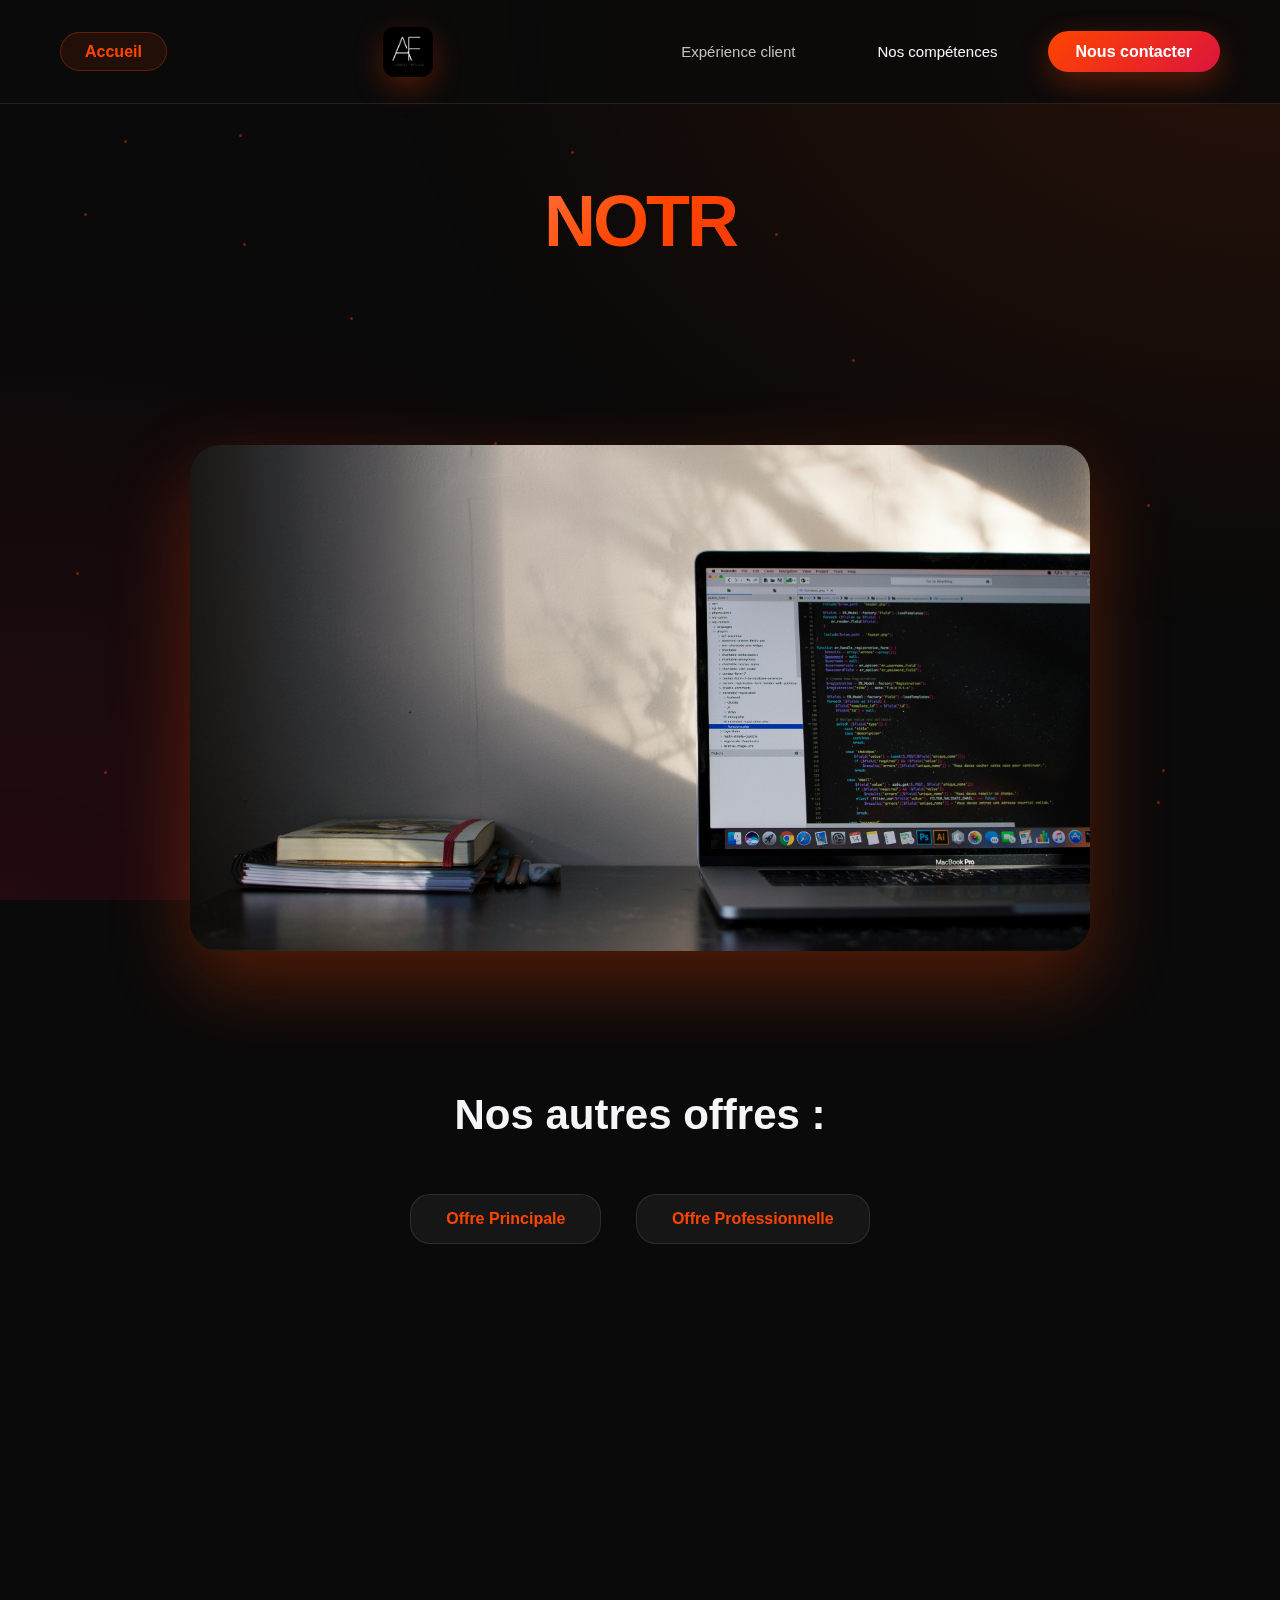
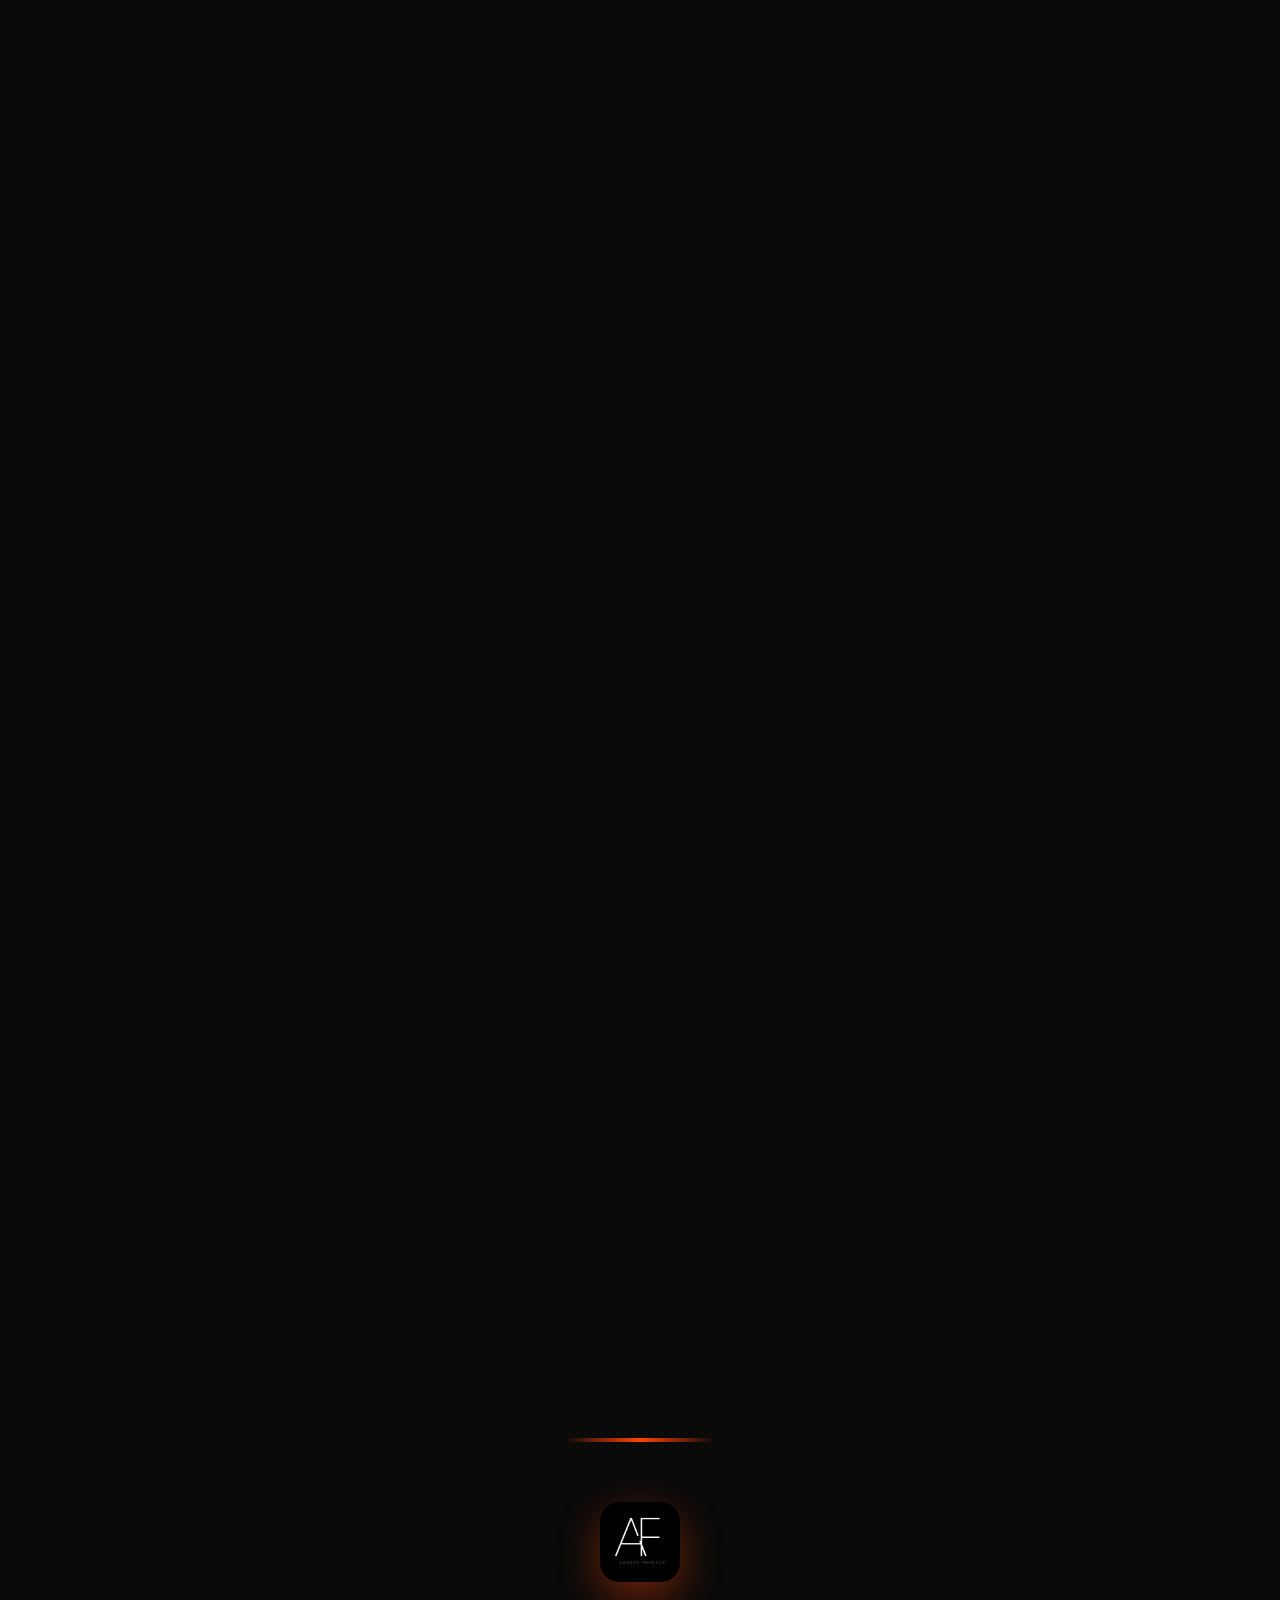
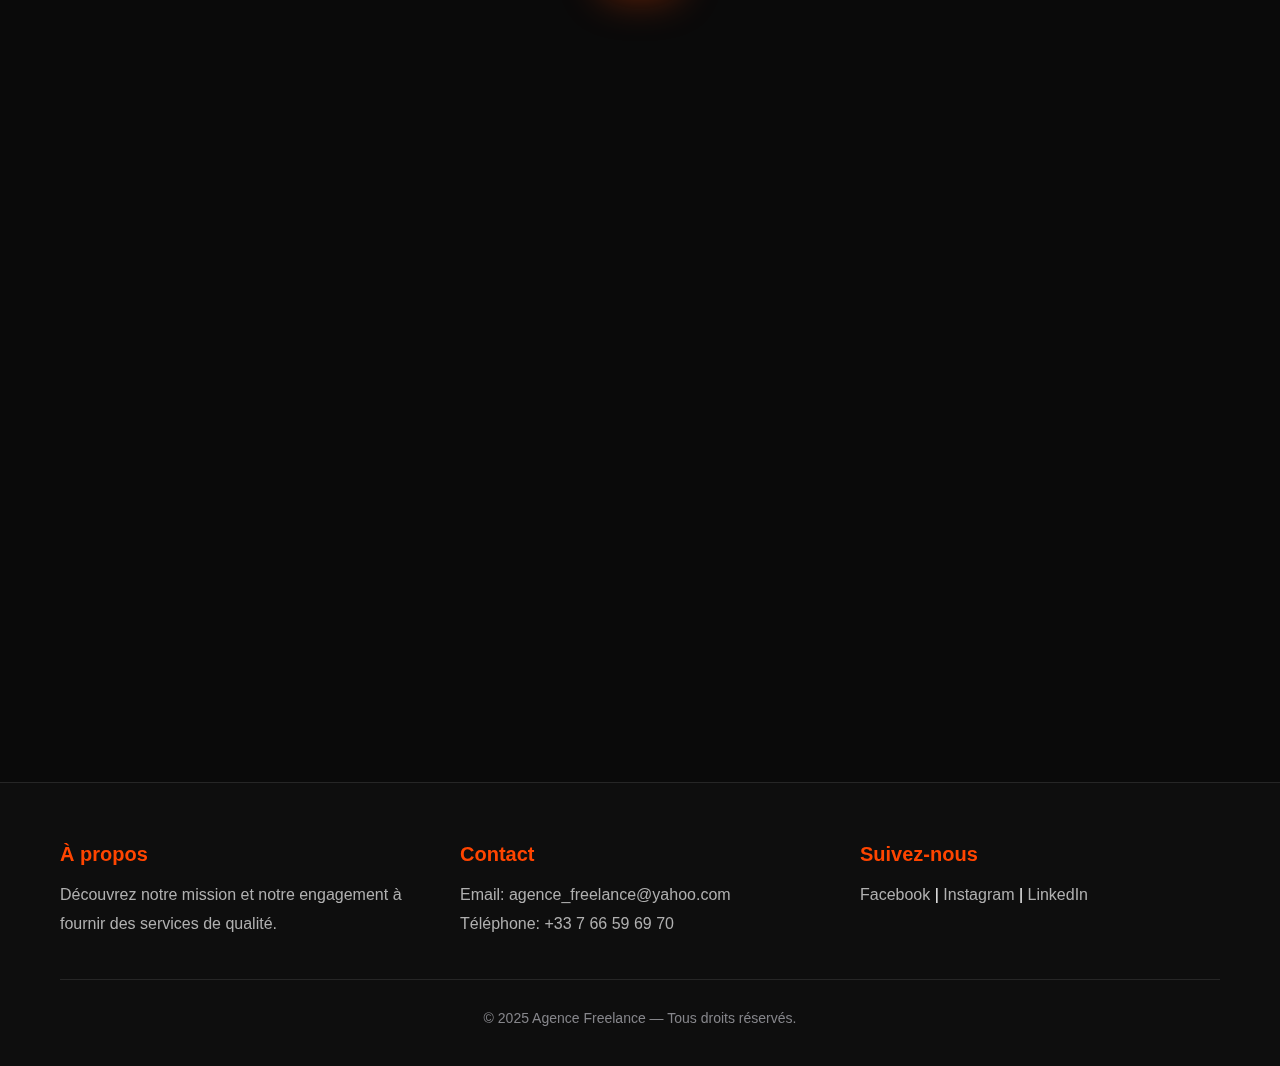
<file: offre-secondaire.html>
<!DOCTYPE html>
<html lang="fr">
<head>
    <meta charset="UTF-8">
    <meta name="viewport" content="width=device-width, initial-scale=1.0">
    <title>Offre Secondaire - Agence_Freelance</title>
    <link rel="icon" href="logo.png">
    <style>
        * {
            margin: 0;
            padding: 0;
            box-sizing: border-box;
        }

        body {
            font-family: -apple-system, BlinkMacSystemFont, 'Segoe UI', Roboto, 'Helvetica Neue', Arial, sans-serif;
            background: #0a0a0a;
            color: #ffffff;
            overflow-x: hidden;
        }

        /* ANIMATED BACKGROUND */
        .animated-gradient {
            position: fixed;
            top: 0;
            left: 0;
            width: 100%;
            height: 100%;
            z-index: 0;
            background: radial-gradient(ellipse at top right, rgba(255, 69, 0, 0.12) 0%, transparent 50%),
                        radial-gradient(ellipse at bottom left, rgba(220, 20, 60, 0.12) 0%, transparent 50%);
            animation: gradientPulse 20s ease infinite;
        }

        @keyframes gradientPulse {
            0%, 100% { opacity: 0.3; }
            50% { opacity: 0.5; }
        }

        /* HEADER */
        header {
            position: relative;
            z-index: 10;
        }

        .sticky {
            position: fixed;
            top: 0;
            left: 0;
            width: 100%;
            background: rgba(10, 10, 10, 0.9);
            backdrop-filter: blur(20px) saturate(180%);
            border-bottom: 1px solid rgba(255, 255, 255, 0.1);
            padding: 20px 60px;
            display: flex;
            justify-content: space-between;
            align-items: center;
            z-index: 1000;
            transition: transform 0.3s ease;
        }

        .accueil-btn {
            color: #ff4500;
            text-decoration: none;
            font-size: 16px;
            font-weight: 600;
            padding: 10px 24px;
            background: rgba(255, 69, 0, 0.1);
            border-radius: 20px;
            border: 1px solid rgba(255, 69, 0, 0.3);
            transition: all 0.3s ease;
        }

        .accueil-btn:hover {
            background: rgba(255, 69, 0, 0.2);
            transform: translateY(-2px);
            box-shadow: 0 10px 30px rgba(255, 69, 0, 0.3);
        }

        .logo {
            width: 50px;
            height: 50px;
            border-radius: 12px;
            box-shadow: 0 10px 30px rgba(255, 69, 0, 0.3);
            transition: all 0.4s ease;
        }

        .logo:hover {
            transform: rotate(360deg) scale(1.1);
        }

        .barre-nav {
            display: flex;
            gap: 30px;
            align-items: center;
            list-style: none;
        }

        .nav-item {
            position: relative;
            color: #f5f5f7;
            font-size: 15px;
            font-weight: 500;
            cursor: pointer;
            padding: 10px 20px;
            transition: all 0.3s ease;
        }

        .nav-item:hover {
            color: #ff4500;
        }

        .container-sub-menu {
            display: none;
            position: absolute;
            top: 80%;
            left: 0;
            background: rgba(20, 20, 20, 0.95);
            backdrop-filter: blur(20px);
            padding: 15px;
            border-radius: 12px;
            min-width: 200px;
            border: 1px solid rgba(255, 255, 255, 0.1);
            margin-top: 10px;
        }

        .nav-item:hover .container-sub-menu {
            display: block;
            animation: fadeInDown 0.3s ease;
        }

        @keyframes fadeInDown {
            from { opacity: 0; transform: translateY(-10px); }
            to { opacity: 1; transform: translateY(0); }
        }

        .text-barre {
            display: block;
            color: #c0c0c0;
            text-decoration: none;
            padding: 8px 12px;
            border-radius: 8px;
            transition: all 0.3s ease;
            margin: 5px 0;
        }

        .text-barre:hover {
            color: #ff4500;
            background: rgba(255, 69, 0, 0.1);
            transform: translateX(5px);
        }

        .nav-item-1 {
            background: linear-gradient(135deg, #ff4500, #dc143c);
            color: white;
            padding: 12px 28px;
            border-radius: 25px;
            font-weight: 600;
            text-decoration: none;
            transition: all 0.3s ease;
            box-shadow: 0 10px 30px rgba(255, 69, 0, 0.3);
        }

        .nav-item-1:hover {
            transform: translateY(-2px);
            box-shadow: 0 15px 40px rgba(220, 20, 60, 0.5);
        }

        /* HERO SECTION */
        .hero-section {
            position: relative;
            z-index: 1;
            padding: 180px 60px 80px;
            text-align: center;
        }

        .container {
            font-size: 72px;
            font-weight: 900;
            background: linear-gradient(135deg, #ffffff 0%, #ff4500 50%, #dc143c 100%);
            -webkit-background-clip: text;
            -webkit-text-fill-color: transparent;
            margin-bottom: 20px;
            letter-spacing: -3px;
            animation: titleReveal 1.5s cubic-bezier(0.4, 0, 0.2, 1);
        }

        @keyframes titleReveal {
            0% { opacity: 0; transform: translateY(50px) scale(0.9); }
            100% { opacity: 1; transform: translateY(0) scale(1); }
        }

        .mot-complement {
            font-size: 20px;
            color: #dc143c;
            font-weight: 600;
            opacity: 0;
            animation: fadeIn 1s ease forwards 0.5s;
        }

        @keyframes fadeIn {
            to { opacity: 1; }
        }

        #img_offre_2 {
            display: block;
            max-width: 900px;
            width: 100%;
            margin: 60px auto;
            border-radius: 30px;
            box-shadow: 0 30px 80px rgba(255, 69, 0, 0.3);
            position: relative;
            z-index: 1;
            transition: all 0.6s ease;
        }

        #img_offre_2:hover {
            transform: translateY(-20px) scale(1.02);
            box-shadow: 0 40px 100px rgba(255, 69, 0, 0.5);
        }

        /* AUTRE OFFRE SECTION */
        .autre-offre {
            position: relative;
            z-index: 1;
            text-align: center;
            padding: 80px 60px;
            margin: 60px auto;
            max-width: 800px;
        }

        .titre-autre-offre {
            font-size: 42px;
            font-weight: 800;
            color: #f5f5f7;
            margin-bottom: 40px;
        }

        .offre-content {
            display: inline-block;
            margin: 15px;
            padding: 15px 35px;
            background: rgba(255, 255, 255, 0.05);
            border: 1px solid rgba(255, 255, 255, 0.1);
            border-radius: 20px;
            color: #ff4500;
            text-decoration: none;
            font-weight: 600;
            transition: all 0.4s ease;
        }

        .offre-content:hover {
            background: rgba(255, 69, 0, 0.1);
            border-color: #ff4500;
            transform: translateY(-5px);
            box-shadow: 0 15px 40px rgba(255, 69, 0, 0.3);
        }

        /* QUI SOMMES NOUS BOX */
        .box-qui-sommes-nous-offre-secondaire {
            position: relative;
            z-index: 1;
            max-width: 1000px;
            margin: 80px auto;
            padding: 60px;
            background: rgba(255, 255, 255, 0.03);
            backdrop-filter: blur(30px);
            border-radius: 30px;
            border: 1px solid rgba(255, 255, 255, 0.1);
            transition: all 0.5s ease;
        }

        .box-qui-sommes-nous-offre-secondaire:hover {
            border-color: rgba(255, 69, 0, 0.5);
            box-shadow: 0 30px 80px rgba(255, 69, 0, 0.3);
            transform: translateY(-10px);
        }

        .title-precision {
            font-size: 36px;
            font-weight: 700;
            color: #ff4500;
            margin-bottom: 25px;
        }

        .txt-description {
            font-size: 18px;
            line-height: 1.8;
            color: #c0c0c0;
        }

        .txt-description a {
            color: #dc143c;
            text-decoration: none;
            transition: all 0.3s ease;
        }

        .txt-description a:hover {
            color: #ff4500;
            text-decoration: underline;
        }

        /* PRICING SECTION */
        .pricing {
            position: relative;
            z-index: 1;
            max-width: 700px;
            margin: 80px auto;
            padding: 0 60px;
        }

        .card.secondary-offer {
            background: rgba(255, 255, 255, 0.03);
            backdrop-filter: blur(30px);
            border-radius: 30px;
            padding: 60px;
            border: 2px solid rgba(255, 69, 0, 0.3);
            transition: all 0.6s cubic-bezier(0.4, 0, 0.2, 1);
            position: relative;
            overflow: hidden;
        }

        .card.secondary-offer::before {
            content: '';
            position: absolute;
            top: -50%;
            left: -50%;
            width: 200%;
            height: 200%;
            background: linear-gradient(45deg, transparent 30%, rgba(255, 69, 0, 0.05) 50%, transparent 70%);
            animation: shimmer 5s infinite;
        }

        @keyframes shimmer {
            0% { transform: translateX(-100%) translateY(-100%) rotate(45deg); }
            100% { transform: translateX(100%) translateY(100%) rotate(45deg); }
        }

        .card.secondary-offer:hover {
            transform: translateY(-15px) scale(1.02);
            border-color: #ff4500;
            box-shadow: 0 30px 80px rgba(255, 69, 0, 0.4);
        }

        .card h2 {
            font-size: 36px;
            font-weight: 800;
            background: linear-gradient(135deg, #ff4500, #dc143c);
            -webkit-background-clip: text;
            -webkit-text-fill-color: transparent;
            margin-bottom: 15px;
            position: relative;
            z-index: 1;
        }

        .subtitle {
            font-size: 18px;
            color: #b0b0b0;
            margin-bottom: 30px;
            position: relative;
            z-index: 1;
        }

        .features {
            list-style: none;
            margin: 30px 0;
            position: relative;
            z-index: 1;
        }

        .features li {
            padding: 12px 0;
            font-size: 16px;
            color: #c0c0c0;
            transition: all 0.3s ease;
        }

        .features li:hover {
            color: #ffffff;
            transform: translateX(10px);
        }

        .features strong {
            color: #ff4500;
        }

        .price {
            font-size: 20px;
            color: #f5f5f7;
            margin: 40px 0 30px;
            position: relative;
            z-index: 1;
        }

        .price span {
            font-size: 56px;
            font-weight: 900;
            display: block;
            margin-top: 10px;
            background: linear-gradient(135deg, #ff4500, #dc143c);
            -webkit-background-clip: text;
            -webkit-text-fill-color: transparent;
        }

        .cta {
            display: block;
            width: 100%;
            padding: 18px;
            background: linear-gradient(135deg, #ff4500, #dc143c);
            border: none;
            border-radius: 15px;
            color: white;
            font-size: 18px;
            font-weight: 700;
            text-align: center;
            text-decoration: none;
            cursor: pointer;
            transition: all 0.4s ease;
            position: relative;
            z-index: 1;
            overflow: hidden;
            box-shadow: 0 15px 40px rgba(255, 69, 0, 0.3);
        }

        .cta::before {
            content: '';
            position: absolute;
            top: 50%;
            left: 50%;
            width: 0;
            height: 0;
            border-radius: 50%;
            background: rgba(255, 255, 255, 0.3);
            transform: translate(-50%, -50%);
            transition: width 0.6s ease, height 0.6s ease;
        }

        .cta:hover::before {
            width: 400px;
            height: 400px;
        }

        .cta:hover {
            transform: translateY(-5px);
            box-shadow: 0 20px 50px rgba(220, 20, 60, 0.5);
        }

        /* PROCESSUS SECTION */
        .title-processus-sec {
            text-align: center;
            font-size: 48px;
            font-weight: 800;
            color: #f5f5f7;
            margin: 120px 0 40px;
            position: relative;
            z-index: 1;
        }

        .barre-esthetique-sec {
            width: 150px;
            height: 4px;
            background: linear-gradient(90deg, transparent, #ff4500, transparent);
            margin: 0 auto 60px;
            animation: lineExpand 2s ease-in-out infinite;
        }

        @keyframes lineExpand {
            0%, 100% { width: 150px; }
            50% { width: 250px; }
        }

        .logo-offre-secondaire {
            display: block;
            width: 80px;
            height: 80px;
            margin: 0 auto 60px;
            border-radius: 20px;
            box-shadow: 0 15px 40px rgba(255, 69, 0, 0.4);
            animation: logoPulse 3s ease-in-out infinite;
        }

        @keyframes logoPulse {
            0%, 100% { transform: scale(1); }
            50% { transform: scale(1.1); }
        }

        /* PROGRESS CONTAINER - Même style que page principale */
        .progress {
            position: relative;
            z-index: 1;
            margin: 100px auto 200px;
            max-width: 1200px;
            padding: 0 60px;
        }

        .progress_inner {
            position: relative;
            margin: 0 auto;
            min-height: 500px;
            width: 100%;
            max-width: 900px;
        }

        .progress_inner__step {
            width: 20%;
            font-size: 14px;
            padding: 0 10px;
            transition: all 0.4s;
            float: left;
            text-align: center;
            position: relative;
        }

        .progress_inner__step label {
            padding-top: 50px;
            top: -20px;
            display: block;
            position: relative;
            cursor: pointer;
            color: #c0c0c0;
            transition: all 0.3s ease;
        }

        .progress_inner__step:hover label {
            color: #ff4500;
        }

        .progress_inner__step:before {
            content: '';
            position: absolute;
            left: 0;
            right: 0;
            top: 3px;
            margin: auto;
            width: 40px;
            height: 40px;
            color: #ff4500;
            background: rgba(255, 69, 0, 0.1);
            line-height: 40px;
            border: 3px solid #ff4500;
            font-size: 16px;
            border-radius: 50%;
            transition: all 0.4s;
            cursor: pointer;
            font-weight: 700;
        }

        .progress_inner__step:hover:before {
            background: #ff4500;
            color: white;
            transform: scale(1.2);
        }

        .progress_inner__step:nth-of-type(1):before { content: '1'; }
        .progress_inner__step:nth-of-type(2):before { content: '2'; }
        .progress_inner__step:nth-of-type(3):before { content: '3'; }
        .progress_inner__step:nth-of-type(4):before { content: '4'; }
        .progress_inner__step:nth-of-type(5):before { content: '5'; }

        .progress_inner__bar,
        .progress_inner__bar--set {
            height: 6px;
            left: 10%;
            border-radius: 6px;
            position: relative;
            z-index: -1;
        }

        .progress_inner__bar {
            background: linear-gradient(90deg, #ff4500, #dc143c);
            width: 0;
            transition: width 800ms cubic-bezier(0.915, 0.015, 0.300, 1.005);
        }

        .progress_inner__bar--set {
            width: 80%;
            top: -6px;
            background: rgba(255, 255, 255, 0.1);
            z-index: -2;
        }

        .progress_inner__tabs .tab {
            opacity: 0;
            position: absolute;
            left: 0;
            right: 0;
            top: 100px;
            text-align: left;
            margin-top: 80px;
            box-shadow: 0 20px 60px rgba(0, 0, 0, 0.5);
            padding: 40px;
            background: rgba(255, 255, 255, 0.05);
            backdrop-filter: blur(30px);
            border-radius: 20px;
            border: 1px solid rgba(255, 255, 255, 0.1);
            transition: all 0.5s ease;
        }

        .progress_inner__tabs .tab h1 {
            margin: 0 0 20px;
            font-size: 28px;
            color: #ff4500;
        }

        .progress_inner__tabs .tab p {
            font-weight: 400;
            color: #c0c0c0;
            margin: 0;
            padding: 0;
            line-height: 1.8;
            font-size: 16px;
        }

        .progress_inner__status {
            width: 40px;
            height: 40px;
            top: -5px;
            transition: left 800ms cubic-bezier(0.915, 0.015, 0.300, 1.005);
            transform: translateX(-50%);
            position: absolute;
            left: 10%;
        }

        .progress_inner__status div {
            position: absolute;
            opacity: 0;
            transition: all 600ms cubic-bezier(0.915, 0.015, 0.300, 1.005);
            transition-delay: 300ms;
        }

        .progress_inner__status .box_base {
            position: absolute;
            left: 0;
            right: 0;
            top: 50%;
            transform: translateY(-50%);
            margin: auto;
            background: repeating-linear-gradient(45deg, #986c5d, #986c5d 2px, #775144 2px, #775144 4px);
            width: 36px;
            height: 40px;
            z-index: 1;
            border-radius: 1px;
        }

        .progress_inner__status .box_lid {
            width: 40px;
            height: 13.3px;
            background: #775144;
            z-index: 2;
            border-radius: 1px;
            top: 0;
        }

        .progress_inner__status .box_item {
            position: absolute;
            left: 0;
            right: 0;
            top: 50%;
            transform: translateY(-50%) rotate(45deg);
            margin: auto;
            width: 20px;
            height: 20px;
            background: #be69d2;
            z-index: 0;
            border-radius: 4px;
        }

        .progress_inner__status .box_ribbon {
            position: absolute;
            left: 0;
            right: 0;
            top: 50%;
            transform: translateY(-50%);
            margin: auto;
            width: 10px;
            height: 42px;
            background: #ee0f29;
            z-index: 4;
            border-radius: 1px;
        }

        .progress_inner__status .box_bow {
            position: absolute;
            left: 0;
            right: 0;
            top: -6px;
            margin: auto;
            z-index: 5;
            transition-delay: 500ms;
        }

        .progress_inner__status .box_bow__left,
        .progress_inner__status .box_bow__right {
            width: 6px;
            height: 10px;
            background: #bb0c20;
            position: absolute;
            z-index: 3;
            border-radius: 1px;
        }

        .progress_inner__status .box_bow__left {
            left: 6px;
            transform: rotate(45deg);
        }

        .progress_inner__status .box_bow__right {
            left: -4px;
            transform: rotate(-45deg);
        }

        .progress_inner__status .box_tag {
            position: absolute;
            left: 0;
            right: 0;
            top: 50%;
            transform: rotate(-10deg) translateX(-40px) translateY(0px);
            margin: auto;
            width: 20px;
            height: 10px;
            background: #487ac7;
            z-index: 4;
            border-radius: 2px;
            transition-delay: 500ms;
        }

        .progress_inner__status .box_string {
            width: 17px;
            height: 2px;
            background: #343434;
            position: absolute;
            left: 0;
            right: 0;
            top: 50%;
            margin: auto;
            z-index: 4;
            transform: rotate(-39deg) translateX(-22px) translateY(-12px);
        }

        .progress_inner input[type="radio"] {
            display: none;
        }

        #step-1:checked ~ .progress_inner__status { left: 10%; }
        #step-1:checked ~ .progress_inner__status .box_base { opacity: 1; }
        #step-1:checked ~ .progress_inner__bar { width: 0%; }
        #step-1:checked ~ .progress_inner__tabs .tab:nth-of-type(1) { opacity: 1; top: 0; }

        #step-2:checked ~ .progress_inner__status { left: 30%; }
        #step-2:checked ~ .progress_inner__status .box_base { opacity: 1; }
        #step-2:checked ~ .progress_inner__status .box_item { opacity: 1; top: -10px; }
        #step-2:checked ~ .progress_inner__bar { width: 20%; }
        #step-2:checked ~ .progress_inner__tabs .tab:nth-of-type(2) { opacity: 1; top: 0; }

        #step-3:checked ~ .progress_inner__status { left: 50%; }
        #step-3:checked ~ .progress_inner__status .box_base { opacity: 1; }
        #step-3:checked ~ .progress_inner__status .box_item { opacity: 1; top: 10px; }
        #step-3:checked ~ .progress_inner__status .box_lid { opacity: 1; top: -1px; }
        #step-3:checked ~ .progress_inner__bar { width: 40%; }
        #step-3:checked ~ .progress_inner__tabs .tab:nth-of-type(3) { opacity: 1; top: 0; }

        #step-4:checked ~ .progress_inner__status { left: 70%; }
        #step-4:checked ~ .progress_inner__status .box_base { opacity: 1; }
        #step-4:checked ~ .progress_inner__status .box_item { opacity: 1; top: 10px; }
        #step-4:checked ~ .progress_inner__status .box_lid { opacity: 1; top: -1px; }
        #step-4:checked ~ .progress_inner__status .box_ribbon { opacity: 1; top: 50%; }
        #step-4:checked ~ .progress_inner__status .box_bow { opacity: 1; }
        #step-4:checked ~ .progress_inner__bar { width: 60%; }
        #step-4:checked ~ .progress_inner__tabs .tab:nth-of-type(4) { opacity: 1; top: 0; }

        #step-5:checked ~ .progress_inner__status { left: 90%; }
        #step-5:checked ~ .progress_inner__status .box_base { opacity: 1; }
        #step-5:checked ~ .progress_inner__status .box_item { opacity: 1; top: 10px; }
        #step-5:checked ~ .progress_inner__status .box_lid { opacity: 1; top: -1px; }
        #step-5:checked ~ .progress_inner__status .box_ribbon { opacity: 1; top: 50%; }
        #step-5:checked ~ .progress_inner__status .box_bow { opacity: 1; }
        #step-5:checked ~ .progress_inner__status .box_tag,
        #step-5:checked ~ .progress_inner__status .box_string { opacity: 1; }
        #step-5:checked ~ .progress_inner__bar { width: 80%; }
        #step-5:checked ~ .progress_inner__tabs .tab:nth-of-type(5) { opacity: 1; top: 0; }

        /* FOOTER */
        footer {
            position: relative;
            z-index: 1;
            background: rgba(255, 255, 255, 0.02);
            border-top: 1px solid rgba(255, 255, 255, 0.1);
            padding: 60px 60px 40px;
            margin-top: 100px;
        }

        .footer-container {
            display: grid;
            grid-template-columns: repeat(auto-fit, minmax(250px, 1fr));
            gap: 40px;
            max-width: 1200px;
            margin: 0 auto 40px;
        }

        .footer-section h3 {
            color: #ff4500;
            font-size: 20px;
            margin-bottom: 15px;
        }

        .footer-section p,
        .footer-section a {
            color: #b0b0b0;
            text-decoration: none;
            line-height: 1.8;
            transition: all 0.3s ease;
        }

        .footer-section a:hover {
            color: #ff4500;
        }

        .footer-bottom {
            text-align: center;
            padding-top: 30px;
            border-top: 1px solid rgba(255, 255, 255, 0.1);
            color: #86868b;
            font-size: 14px;
        }

        /* FLOATING PARTICLES */
        .particle {
            position: fixed;
            width: 3px;
            height: 3px;
            background: #ff4500;
            border-radius: 50%;
            pointer-events: none;
            z-index: 0;
            animation: particleFloat 15s infinite ease-in-out;
            opacity: 0.4;
        }

        @keyframes particleFloat {
            0%, 100% { transform: translateY(0) translateX(0); }
            50% { transform: translateY(-100vh) translateX(80px); }
        }

        /* RESPONSIVE */
        @media (max-width: 768px) {
            .sticky { padding: 15px 20px; }
            .barre-nav { display: none; }
            .hero-section { padding: 150px 20px 60px; }
            .container { font-size: 40px; }
            .pricing { padding: 0 20px; }
            .card.secondary-offer { padding: 40px 30px; }
            .progress { padding: 0 20px; }
            .progress_inner__step {
                width: 20%;
                font-size: 10px;
            }
            .progress_inner__step:before {
                width: 30px;
                height: 30px;
                line-height: 30px;
                font-size: 12px;
            }
            .progress_inner__tabs .tab {
                padding: 25px;
            }
            .box-qui-sommes-nous-offre-secondaire {
                padding: 40px 30px;
            }
        }

        /* SCROLL REVEAL */
        .reveal {
            opacity: 0;
            transform: translateY(50px);
            transition: all 0.8s cubic-bezier(0.4, 0, 0.2, 1);
        }

        .reveal.active {
            opacity: 1;
            transform: translateY(0);
        }
    </style>
</head>
<body class="body-offre-secondaire">
    <div class="animated-gradient"></div>

    <header>
        <div class="sticky" id="header">
            <div class="accueil-container">  
                <a href="index.html" class="accueil-btn">Accueil</a>
            </div>
            <img src="logo.png" alt="logo" class="logo">
            <ul class="barre-nav">

              <li class = "nav-item">
                  <a class="text-barre" href="details-offre.html">Expérience client</a>
              </li>

                <li class="nav-item">
                    Nos compétences
                    <div class="container-sub-menu">
                        <a class="text-barre" href="abouts_us.html">- À propos de nous</a>
                        <a class="text-barre" href="portfolio.html">- Nos réalisations</a>
                    </div>
                </li>
                <div class="bulle-container">
                    <a class="nav-item-1" href="contact.html">Nous contacter</a>
                </div>
            </ul>
        </div>
    </header>

    <section class="hero-section">
        <div class="container">NOTRE OFFRE SECONDAIRE</div>
        <p class="mot-complement">Par agence_freelance</p>
    </section>

    <img id="img_offre_2" class="reveal" src="emile-perron-xrVDYZRGdw4-unsplash.jpg" alt="offre secondaire">

    <div class="autre-offre reveal">
        <h2 class="titre-autre-offre">Nos autres offres :</h2>
        <a class="offre-content" href="offre-principal.html">Offre Principale</a>
        <a class="offre-content" href="offre-pro.html">Offre Professionnelle</a>
    </div>

    <div class="box-qui-sommes-nous-offre-secondaire reveal">
        <h1 class="title-precision">Mais qui sommes-nous ?</h1>
        <p class="txt-description">
            Nous sommes une micro-entreprise passionnée par le développement web. Nous avons pour but d'être à l'écoute de nos clients afin de leur proposer le site internet dont ils rêvent. 
            <br><br>Tout commence par une relation de confiance entre le client et le développeur.
            <br>Pour en savoir plus sur nous cliquez <a href="abouts_us.html">ici</a>.
        </p>
    </div>

    <section class="pricing">
        <div class="card secondary-offer reveal">
            <h2>Offre Secondaire</h2>
            <p class="subtitle">Idéal pour les micro-entreprises</p>
            <ul class="features">
                <li>🔴 Jusqu'à <strong>5 pages personnalisées</strong> incluses</li>
                <li>🔴 Pages supplémentaires sur demande</li>
                <li>🔴 Design <strong>responsive</strong> (PC, tablette, mobile)</li>
                <li>🔴 Formulaire de contact intégré</li>
                <li>🔴 Newsletter incluse</li>
                <li>🔴 Galerie illimitée (photos, projets)</li>
                <li>🔴 Liens externes illimités</li>
                <li>🔴 Footer complet inclus</li>
                <li>🔴 Nom de domaine inclus</li>
                <li>🔴 SEO de base</li>
                <li>🔴 Chargement rapide et optimisation</li>
                <li>🔴 Mise en place rapide</li>
            </ul>
            <div class="price">À partir de <span>390,99 €</span></div>
            <a class="cta" href="contact.html">Demander un devis</a>
        </div>
    </section>

    <h2 class="title-processus-sec reveal">Qu'est-ce qu'il se passe après ma demande ?</h2>
    <div class="barre-esthetique-sec"></div>
    <img class="logo-offre-secondaire" src="logo.png" alt="logo">

    <div class="progress reveal">
        <div class="progress_inner">
            <div class="progress_inner__step"><label for="step-1">Prise de contact</label></div>
            <div class="progress_inner__step"><label for="step-2">Conception maquette</label></div>
            <div class="progress_inner__step"><label for="step-3">Validation design</label></div>
            <div class="progress_inner__step"><label for="step-4">Développement</label></div>
            <div class="progress_inner__step"><label for="step-5">Livraison finale</label></div>

            <input type="radio" name="step" id="step-1" checked>
            <input type="radio" name="step" id="step-2">
            <input type="radio" name="step" id="step-3">
            <input type="radio" name="step" id="step-4">
            <input type="radio" name="step" id="step-5">

            <div class="progress_inner__bar"></div>
            <div class="progress_inner__bar--set"></div>

            <div class="progress_inner__tabs">
                <div class="tab tab-0">
                    <h1>Première prise de contact</h1>
                    <p>1- Vous nous contactez via formulaire, email ou téléphone.<br>
                    2- Nous analysons votre besoin et nous vous renvoyons un devis structuré<br>
                    3- Validation du devis ou demande de révision par vous-même<br>
                    4- Premier appel pour définir en détail votre projet</p>
                </div>
                <div class="tab tab-1">
                    <h1>Conception maquette</h1>
                    <p>1- Suite à l'appel convenu, votre consultant vous prépare une maquette visuelle du site.<br>
                    2- Puis nous vous retournons les maquettes pour les ajuster à vos goûts, autant de fois qu'il le faut.</p>
                </div>
                <div class="tab tab-2">
                    <h1>Validation et acompte</h1>
                    <p>1- Le client effectue un premier acompte de 40% du montant total.<br>
                    2- En même temps, envoi des maquettes finalisées<br>
                    3- Validation du design final avec le client pour que le site corresponde exactement à ses attentes.</p>
                </div>
                <div class="tab tab-3">
                    <h1>Développement du site</h1>
                    <p>1- Les développeurs web prennent en charge le projet.<br>
                    2- Intégration des contenus, fonctionnalités et styles validés.<br>
                    3- Suivi régulier avec le consultant pour garantir que le site respecte le design validé.</p>
                </div>
                <div class="tab tab-4">
                    <h1>Livraison & maintenance</h1>
                    <p>1- Livraison du site finalisé au client et la somme restante doit être payée.<br>
                    2- Ajustements finaux si nécessaire (modifications mineures ou corrections).<br>
                    3- Si inclus dans le package, mise en place d'un support et maintenance continue : mises à jour, sécurité, sauvegardes.<br>
                    4- Suivi post-livraison de 1 semaine + formation rapide (2h environ) sur demande du client.</p>
                </div>
            </div>

            <div class="progress_inner__status">
                <div class="box_base"></div>
                <div class="box_lid"></div>
                <div class="box_ribbon"></div>
                <div class="box_bow">
                    <div class="box_bow__left"></div>
                    <div class="box_bow__right"></div>
                </div>
                <div class="box_item"></div>
                <div class="box_tag"></div>
                <div class="box_string"></div>
            </div>
        </div>
    </div>

    <footer>
        <div class="footer-container">
            <div class="footer-section">
                <h3>À propos</h3>
                <p>Découvrez notre mission et notre engagement à fournir des services de qualité.</p>
            </div>
            <div class="footer-section">
                <h3>Contact</h3>
                <p>Email: agence_freelance@yahoo.com</p>
                <p>Téléphone: +33 7 66 59 69 70</p>
            </div>
            <div class="footer-section">
                <h3>Suivez-nous</h3>
                <a href="#">Facebook</a> | 
                <a href="https://www.instagram.com/agence_freelance/">Instagram</a> | 
                <a href="#">LinkedIn</a>
            </div>
        </div>
        <div class="footer-bottom">
            <p>&copy; 2025 Agence Freelance — Tous droits réservés.</p>
        </div>
    </footer>

    <script>
        // PARTICULES FLOTTANTES
        for (let i = 0; i < 20; i++) {
            const particle = document.createElement('div');
            particle.className = 'particle';
            particle.style.left = Math.random() * 100 + '%';
            particle.style.top = Math.random() * 100 + '%';
            particle.style.animationDelay = Math.random() * 15 + 's';
            particle.style.animationDuration = (12 + Math.random() * 8) + 's';
            document.body.appendChild(particle);
        }

        // SCROLL REVEAL ANIMATIONS
        const reveals = document.querySelectorAll('.reveal');
        const revealObserver = new IntersectionObserver((entries) => {
            entries.forEach((entry, index) => {
                if (entry.isIntersecting) {
                    setTimeout(() => {
                        entry.target.classList.add('active');
                    }, index * 100);
                }
            });
        }, {
            threshold: 0.15,
            rootMargin: '0px 0px -100px 0px'
        });

        reveals.forEach(reveal => {
            revealObserver.observe(reveal);
        });

        // HEADER HIDE ON SCROLL DOWN
        let lastScroll = 0;
        const header = document.getElementById('header');
        
        window.addEventListener('scroll', () => {
            const currentScroll = window.pageYOffset;
            
            if (currentScroll > lastScroll && currentScroll > 100) {
                header.style.transform = 'translateY(-100%)';
            } else {
                header.style.transform = 'translateY(0)';
            }
            
            lastScroll = currentScroll;
        });

        // ANIMATION 3D SUR LA CARD
        const card = document.querySelector('.card.secondary-offer');
        const ctaBtn = document.querySelector('.cta');
        let isHoveringCTA = false;
        
        // Désactiver l'animation 3D quand on survole le bouton CTA
        ctaBtn.addEventListener('mouseenter', () => {
            isHoveringCTA = true;
            card.style.transform = 'perspective(1000px) rotateX(0) rotateY(0) translateY(-20px) scale(1.03)';
        });
        
        ctaBtn.addEventListener('mouseleave', () => {
            isHoveringCTA = false;
        });
        
        card.addEventListener('mousemove', (e) => {
            // Si on survole le bouton CTA, on ne fait rien
            if (isHoveringCTA) return;
            
            const rect = card.getBoundingClientRect();
            const x = e.clientX - rect.left;
            const y = e.clientY - rect.top;
            const centerX = rect.width / 2;
            const centerY = rect.height / 2;
            const rotateX = (y - centerY) / 15;
            const rotateY = (x - centerX) / 15;
            
            card.style.transform = `perspective(1000px) rotateX(${-rotateX}deg) rotateY(${rotateY}deg) translateY(-20px) scale(1.03)`;
        });
        
        card.addEventListener('mouseleave', () => {
            card.style.transform = 'perspective(1000px) rotateX(0) rotateY(0) translateY(0) scale(1)';
        });
        
        
        // AUTO PROGRESS ANIMATION
        let currentStep = 1;
        const totalSteps = 5;
        
        function autoProgress() {
            document.getElementById(`step-${currentStep}`).checked = true;
            currentStep++;
            if (currentStep > totalSteps) {
                currentStep = 1;
            }
        }

        setInterval(autoProgress, 5000);

        // LOGO ANIMATION ON CLICK
        const logos = document.querySelectorAll('.logo, .logo-offre-secondaire');
        logos.forEach(logo => {
            logo.addEventListener('click', () => {
                logo.style.animation = 'none';
                setTimeout(() => {
                    logo.style.animation = 'logoPulse 3s ease-in-out infinite';
                }, 10);
            });
        });

        // PARALLAX EFFECT SUR L'IMAGE
        const img = document.getElementById('img_offre_2');
        if (img) {
            window.addEventListener('scroll', () => {
                const scrolled = window.pageYOffset;
                const rate = scrolled * 0.3;
                img.style.transform = `translateY(${rate}px)`;
            });
        }

        // FEATURES LIST ANIMATION
        const features = document.querySelectorAll('.features li');
        features.forEach((feature, index) => {
            feature.style.opacity = '0';
            feature.style.transform = 'translateX(-30px)';
            
            setTimeout(() => {
                feature.style.transition = 'all 0.5s ease';
                feature.style.opacity = '1';
                feature.style.transform = 'translateX(0)';
            }, index * 100);
        });

        // CTA BUTTON RIPPLE EFFECT
        const ctaButton = document.querySelector('.cta');
        ctaButton.addEventListener('click', function(e) {
            const ripple = document.createElement('span');
            const rect = this.getBoundingClientRect();
            const size = Math.max(rect.width, rect.height);
            const x = e.clientX - rect.left - size / 2;
            const y = e.clientY - rect.top - size / 2;
            
            ripple.style.width = ripple.style.height = size + 'px';
            ripple.style.left = x + 'px';
            ripple.style.top = y + 'px';
            ripple.style.position = 'absolute';
            ripple.style.borderRadius = '50%';
            ripple.style.background = 'rgba(255, 255, 255, 0.5)';
            ripple.style.transform = 'scale(0)';
            ripple.style.pointerEvents = 'none';
            
            this.appendChild(ripple);
            
            ripple.animate([
                { transform: 'scale(0)', opacity: 1 },
                { transform: 'scale(2)', opacity: 0 }
            ], {
                duration: 600,
                easing: 'ease-out'
            });
            
            setTimeout(() => ripple.remove(), 600);
        });

        // TYPING EFFECT SUR LE TITRE PRINCIPAL
        const mainTitle = document.querySelector('.container');
        const titleText = mainTitle.textContent;
        mainTitle.textContent = '';
        let charIndex = 0;

        function typeTitle() {
            if (charIndex < titleText.length) {
                mainTitle.textContent += titleText.charAt(charIndex);
                charIndex++;
                setTimeout(typeTitle, 100);
            }
        }

        setTimeout(typeTitle, 500);

        // SMOOTH SCROLL
        document.querySelectorAll('a[href^="#"]').forEach(anchor => {
            anchor.addEventListener('click', function (e) {
                e.preventDefault();
                const target = document.querySelector(this.getAttribute('href'));
                if (target) {
                    target.scrollIntoView({
                        behavior: 'smooth',
                        block: 'start'
                    });
                }
            });
        });
    </script>
</body>
</html>
</file>
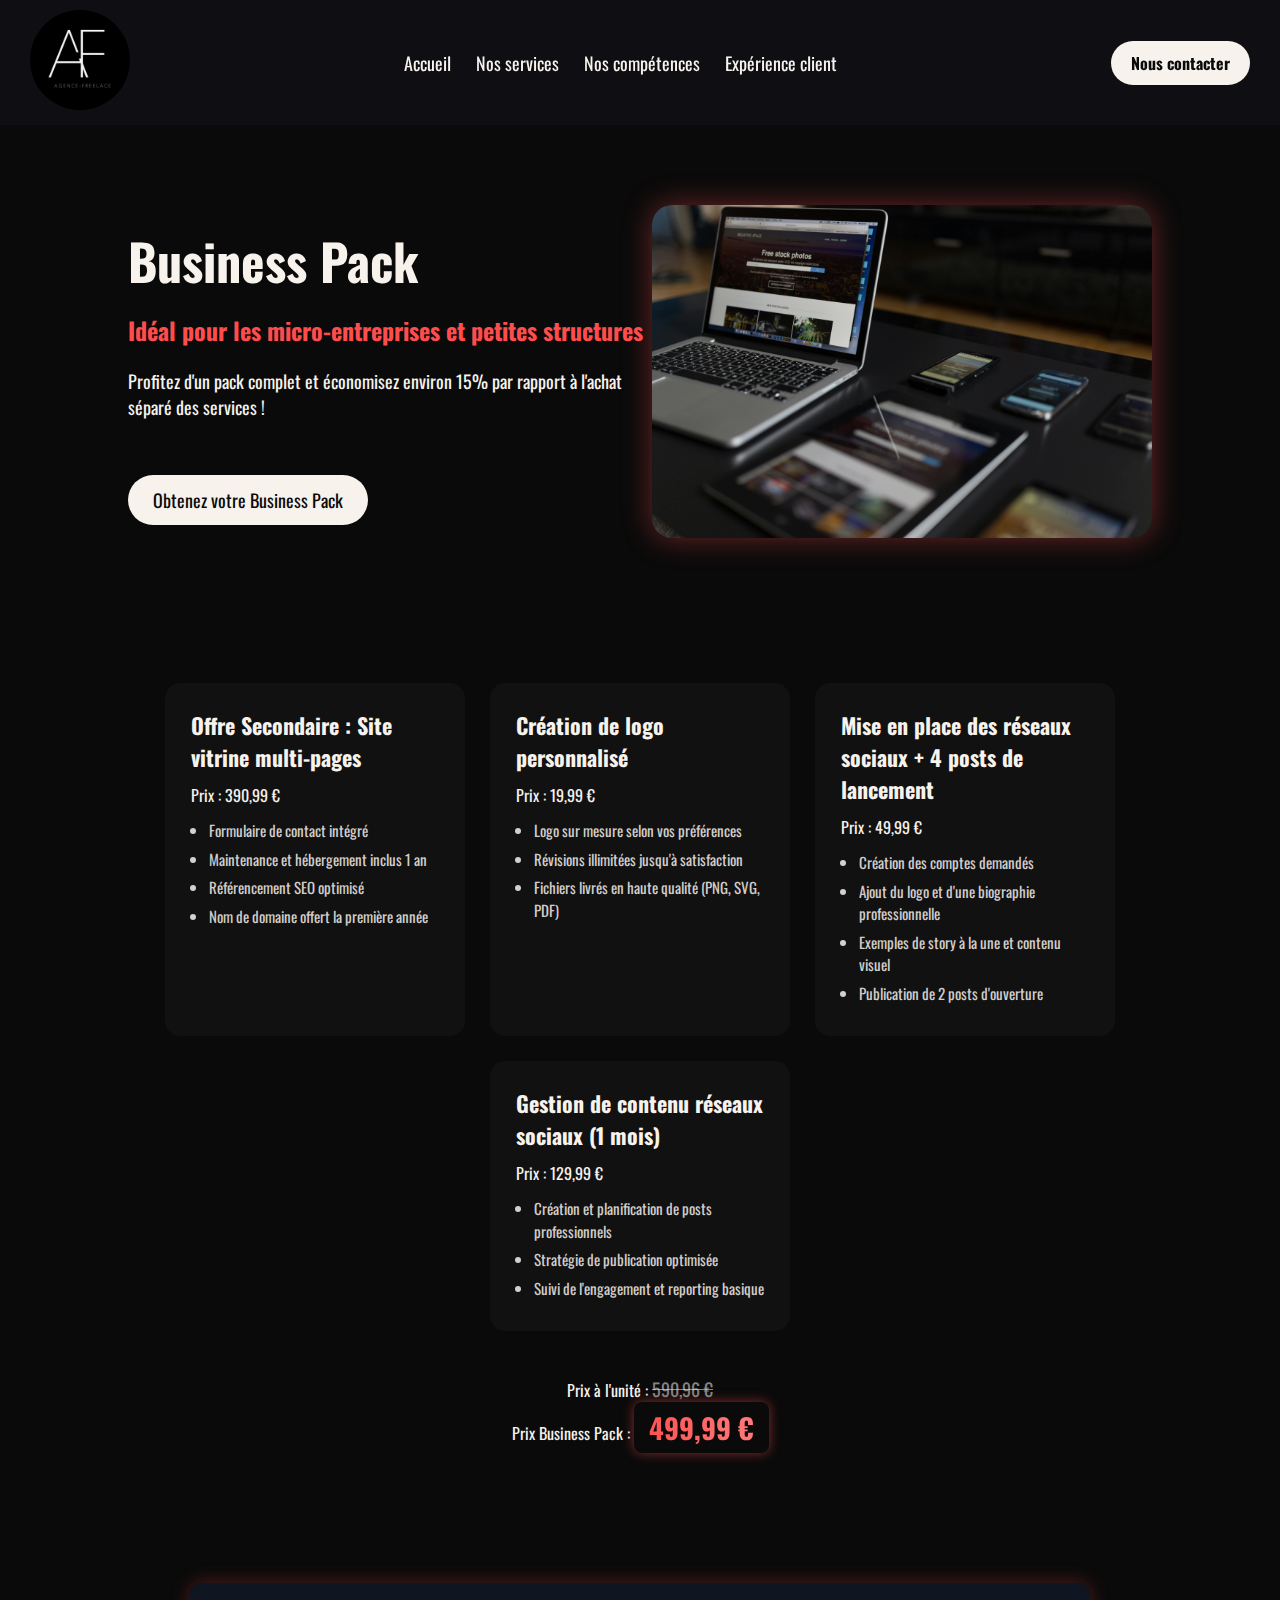
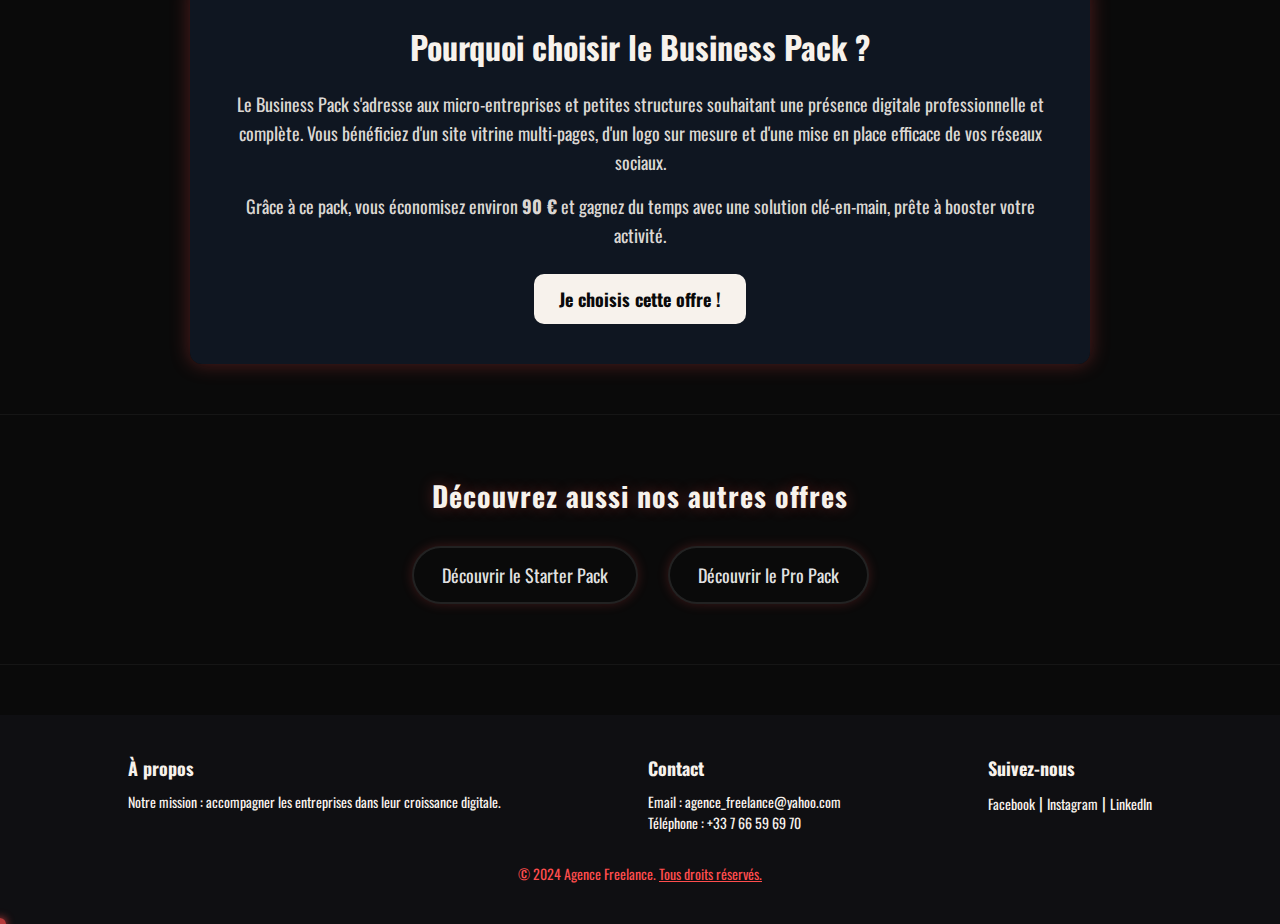
<file: package-business.html>
<!DOCTYPE html>
<html lang="fr">
<head>
<meta charset="UTF-8">
<meta name="viewport" content="width=device-width, initial-scale=1.0">
<title>Business Pack - Agence Freelance</title>
<link rel="icon" href="logo.png">
<link href="https://fonts.googleapis.com/css2?family=Oswald:wght@300;400;700&display=swap" rel="stylesheet">
<style>
* {
    margin: 0;
    padding: 0;
    box-sizing: border-box;
}

/* ===== BODY ===== */
.body-business-pack {
    background-color: #0a0a0a;
    color: #f7f2ec;
    font-family: 'Oswald', sans-serif;
    overflow-x: hidden;
}

/* ===== BARRE NAV ===== */
.burger-menu-starter {
    width: 100%;
    background-color: rgba(15, 15, 20, 0.95);
    padding: 10px 30px;
    display: flex;
    align-items: center;
    justify-content: space-between;
    position: sticky;
    top: 0;
    z-index: 1000;
}

.burger-logo img {
    width: 100px;
    border-radius: 50%;
}

.nav-items-starter {
    display: flex;
    list-style: none;
    gap: 25px;
}

.nav-items-starter li {
    position: relative;
    cursor: pointer;
    font-size: 18px;
    transition: color 0.3s;
}

.nav-items-starter li:hover {
    color: #ff4d4d;
}

.nav-items-starter li a {
    color: #f7f2ec;
    text-decoration: none;
    font-size: 18px;
    transition: color 0.3s;
}

.nav-items-starter li a:hover {
    color: #ff4d4d;
}

.nav-item-submenu:hover .submenu-starter {
    display: block;
}

.submenu-starter {
    display: none;
    position: absolute;
    top: 20px;
    left: 0;
    background-color: #111;
    border-radius: 6px;
    padding: 10px;
    min-width: 200px;
    box-shadow: 0 0 15px rgba(255, 77, 77, 0.3);
    z-index: 10;
}

.submenu-starter li {
    margin: 5px 0;
    color: #f7f2ec;
}

.submenu-detail {
    display: none;
    margin-left: 15px;
    margin-top: 12px;
}

.submenu-starter li:hover .submenu-detail {
    display: block;
}

.cta-contact-starter {
    background-color: #f7f2ec;
    text-decoration: none;
    color: #0a0a0a;
    border: none;
    padding: 10px 20px;
    border-radius: 50px;
    cursor: pointer;
    font-weight: bold;
    transition: transform 0.3s, background-color 0.3s, color 0.3s;
}

.cta-contact-starter:hover {
    transform: scale(1.05);
    background-color: #ff4d4d;
    color: #fff;
}

/* ===== MOBILE BURGER MENU ===== */
.mobile-burger-btn {
    display: none;
    flex-direction: column;
    gap: 6px;
    background: transparent;
    border: none;
    cursor: pointer;
    padding: 5px;
    z-index: 1001;
}

.mobile-burger-btn span {
    width: 30px;
    height: 3px;
    background: linear-gradient(90deg, #ff4d4d, #ff8080);
    border-radius: 3px;
    transition: all 0.3s ease;
}

.mobile-burger-btn.active span:nth-child(1) {
    transform: rotate(45deg) translate(8px, 8px);
}

.mobile-burger-btn.active span:nth-child(2) {
    opacity: 0;
}

.mobile-burger-btn.active span:nth-child(3) {
    transform: rotate(-45deg) translate(8px, -8px);
}

.mobile-sidebar {
    position: fixed;
    top: 0;
    right: -100%;
    width: 80%;
    max-width: 350px;
    height: 100vh;
    background: linear-gradient(135deg, #0f0f12 0%, #1a1a1f 100%);
    box-shadow: -5px 0 20px rgba(0, 0, 0, 0.5);
    z-index: 1002;
    transition: right 0.4s cubic-bezier(0.68, -0.55, 0.265, 1.55);
    overflow-y: auto;
    padding: 20px;
}

.mobile-sidebar.open {
    right: 0;
}

.mobile-overlay {
    position: fixed;
    top: 0;
    left: 0;
    width: 100%;
    height: 100vh;
    background-color: rgba(0, 0, 0, 0.7);
    z-index: 1001;
    opacity: 0;
    visibility: hidden;
    transition: all 0.3s ease;
}

.mobile-overlay.active {
    opacity: 1;
    visibility: visible;
}

.mobile-sidebar-header {
    display: flex;
    justify-content: space-between;
    align-items: center;
    margin-bottom: 30px;
    padding-bottom: 20px;
    border-bottom: 2px solid rgba(255, 77, 77, 0.3);
}

.mobile-logo-animated {
    width: 80px;
    height: 80px;
    border-radius: 50%;
    animation: pulseRed 2s ease-in-out infinite;
    box-shadow: 0 0 20px rgba(255, 77, 77, 0.5);
}

@keyframes pulseRed {
    0%, 100% { 
        transform: scale(1); 
        box-shadow: 0 0 20px rgba(255, 77, 77, 0.5); 
    }
    50% { 
        transform: scale(1.05); 
        box-shadow: 0 0 30px rgba(255, 77, 77, 0.8); 
    }
}

.mobile-close-btn {
    background: transparent;
    border: none;
    color: #f7f2ec;
    font-size: 32px;
    cursor: pointer;
    transition: transform 0.3s, color 0.3s;
}

.mobile-close-btn:hover {
    transform: rotate(90deg);
    color: #ff4d4d;
}

.mobile-menu-list {
    list-style: none;
    padding: 0;
}

.mobile-menu-item {
    margin-bottom: 10px;
}

.mobile-menu-link {
    display: flex;
    justify-content: space-between;
    align-items: center;
    padding: 15px;
    color: #f7f2ec;
    text-decoration: none;
    font-size: 18px;
    border-radius: 10px;
    transition: all 0.3s ease;
    background: rgba(255, 255, 255, 0.02);
}

.mobile-menu-link:hover {
    background: rgba(255, 77, 77, 0.1);
    transform: translateX(10px);
    color: #ff4d4d;
}

.mobile-arrow {
    transition: transform 0.3s ease;
    font-size: 14px;
}

.mobile-arrow.rotate {
    transform: rotate(180deg);
}

.mobile-dropdown {
    max-height: 0;
    overflow: hidden;
    transition: max-height 0.4s ease;
    padding-left: 20px;
}

.mobile-dropdown.active {
    max-height: 500px;
}

.mobile-subdropdown {
    max-height: 0;
    overflow: hidden;
    transition: max-height 0.4s ease;
    padding-left: 20px;
}

.mobile-subdropdown.active {
    max-height: 300px;
}

.mobile-cta-btn {
    margin-top: 30px;
    width: 100%;
    padding: 15px;
    background: linear-gradient(135deg, #ff4d4d 0%, #ff8080 100%);
    color: #fff;
    border: none;
    border-radius: 50px;
    font-size: 18px;
    font-weight: bold;
    cursor: pointer;
    transition: all 0.3s ease;
    box-shadow: 0 5px 15px rgba(255, 77, 77, 0.3);
    animation: btnPulseRed 2s ease-in-out infinite;
}

@keyframes btnPulseRed {
    0%, 100% { box-shadow: 0 5px 15px rgba(255, 77, 77, 0.3); }
    50% { box-shadow: 0 8px 25px rgba(255, 77, 77, 0.6); }
}

.mobile-cta-btn:hover {
    transform: translateY(-3px);
    box-shadow: 0 10px 30px rgba(255, 77, 77, 0.5);
}

.mobile-cta-btn a {
    color: #fff;
    text-decoration: none;
}

/* ===== HERO ===== */
.hero-content-business-pack {
    display: flex;
    justify-content: space-between;
    align-items: center;
    padding: 80px 10%;
    position: relative;
}

.hero-text-business h1 {
    font-size: 50px;
    margin-bottom: 15px;
}

.hero-text-business h3 {
    font-size: 24px;
    color: #ff4d4d;
    margin-bottom: 20px;
}

.hero-text-business p {
    font-size: 18px;
    margin-bottom: 25px;
}

.cta-hero-business {
    background-color: #f7f2ec;
    color: #0a0a0a;
    text-decoration: none;
    display: inline-block;
    margin-top: 30px;
    border: none;
    padding: 12px 25px;
    border-radius: 50px;
    font-size: 18px;
    cursor: pointer;
    transition: transform 0.3s, background-color 0.3s;
}

.cta-hero-business:hover {
    transform: scale(1.05);
    background-color: #ff4d4d;
    color: #fff;
}

.hero-image-business img {
    width: 500px;
    border-radius: 20px;
    box-shadow: 0 0 30px rgba(255, 77, 77, 0.4);
    animation: float 4s ease-in-out infinite;
}

/* ===== Pack Details ===== */
.business-pack-details {
    display: flex;
    flex-wrap: wrap;
    gap: 25px;
    padding: 60px 10%;
    justify-content: center;
}

.pack-detail-list {
    margin-top: 12px;
    padding-left: 18px;
    list-style-type: disc;
    color: rgba(247, 242, 236, 0.85);
    font-size: 15px;
    line-height: 1.5;
}

.pack-detail-list li {
    margin-bottom: 6px;
    transition: color 0.3s ease;
}

.pack-detail-list li:hover {
    color: #ff4d4d;
}

.pack-box-business {
    background-color: #111;
    padding: 25px;
    border-radius: 15px;
    width: 300px;
    transition: transform 0.3s;
    border: 1px solid transparent;
}

.pack-box-business:hover {
    transform: translateY(-10px);
    box-shadow: 0 0 20px rgba(255, 77, 77, 0.3);
    border: 1px solid #ff4d4d;
}

.pack-box-business h2 {
    margin-bottom: 10px;
    font-size: 22px;
}

.pack-box-business p {
    font-size: 16px;
    color: #f7f2ec;
}

.business-pack-pricing {
    margin: 20px 0;
    text-align: center;
    width: 100%;
}

.business-pack-pricing-old span {
    text-decoration: line-through;
    color: rgba(255,255,255,0.5);
    font-size: 18px;
}

.business-pack-pricing-current span {
    color: #ff4d4d;
    font-weight: 700;
    font-size: 28px;
    background: linear-gradient(90deg, #ff4d4d, #ff8080);
    -webkit-background-clip: text;
    -webkit-text-fill-color: transparent;
    display: inline-block;
    padding: 5px 15px;
    border-radius: 8px;
    box-shadow: 0 0 12px rgba(255, 77, 77, 0.5);
}

.business-pack-cta {
    background-color: rgba(15,23,36,0.9);
    padding: 40px 30px;
    margin: 50px auto;
    border-radius: 12px;
    max-width: 900px;
    text-align: center;
    box-shadow: 0 0 20px rgba(255, 77, 77, 0.3);
    animation: fadeInUp 1s ease forwards;
}

.business-pack-cta h2 {
    font-size: 32px;
    color: #f7f2ec;
    margin-bottom: 20px;
}

.business-pack-cta p {
    font-size: 18px;
    line-height: 1.6;
    color: rgba(247,242,236,0.9);
    margin-bottom: 15px;
}

.business-pack-cta-btn {
    background-color: #f7f2ec;
    color: #0a0a0a;
    font-size: 18px;
    margin-top: 10px;
    font-weight: 700;
    padding: 12px 25px;
    border: none;
    border-radius: 10px;
    cursor: pointer;
    text-decoration: none;
    display: inline-block;
    transition: all 0.3s ease-in-out;
}

.business-pack-cta-btn:hover {
    background-color: #ff4d4d;
    color: #fff;
    box-shadow: 0 0 15px rgba(255, 77, 77, 0.6);
}

/* Animation simple */
@keyframes fadeInUp {
    0% {
        opacity: 0;
        transform: translateY(40px);
    }
    100% {
        opacity: 1;
        transform: translateY(0);
    }
}

/* ===== Liens vers autres packs ===== */
.business-pack-links {
    background-color: #0a0a0a;
    text-align: center;
    padding: 60px 20px;
    border-top: 1px solid rgba(255, 255, 255, 0.05);
    border-bottom: 1px solid rgba(255, 255, 255, 0.05);
    animation: fadeInUp 1s ease forwards;
}

.business-pack-links h2 {
    font-size: 28px;
    color: #f7f2ec;
    margin-bottom: 30px;
    text-shadow: 0 0 15px rgba(255, 77, 77, 0.3);
    letter-spacing: 1px;
}

.business-links-container {
    display: flex;
    justify-content: center;
    gap: 30px;
    flex-wrap: wrap;
}

.business-link-btn {
    display: inline-block;
    padding: 14px 28px;
    border-radius: 50px;
    background-color: #0a0a0a;
    color: rgba(255, 255, 255, 0.9);
    border: 2px solid rgba(255, 255, 255, 0.1);
    font-size: 18px;
    text-decoration: none;
    transition: all 0.4s ease;
    box-shadow: 0 0 12px rgba(255, 77, 77, 0.2);
}

.business-link-btn:hover {
    background-color: #ff4d4d;
    color: #fff;
    transform: translateY(-3px);
    box-shadow: 0 0 20px rgba(255, 77, 77, 0.6);
}

/* ===== FOOTER ===== */
.footer-business-pack {
    background-color: #0f0f12;
    color: #f7f2ec;
    padding: 40px 10%;
    margin-top: 50px;
}

.footer-sections-business {
    display: flex;
    justify-content: space-between;
    flex-wrap: wrap;
    gap: 20px;
}

.footer-sections-business h3 {
    margin-bottom: 10px;
    font-size: 18px;
}

.footer-sections-business p, 
.footer-sections-business a {
    color: #f7f2ec;
    text-decoration: none;
    font-size: 14px;
}

.footer-sections-business a:hover {
    color: #ff4d4d;
    text-decoration: underline;
}

.footer-bottom-business {
    text-align: center;
    margin-top: 30px;
    font-size: 14px;
    color: #ff4d4d;
}

.footer-bottom-business a {
    color: #ff4d4d;
}

#mouse-tracker {
    position: fixed;
    width: 12px;
    height: 12px;
    border-radius: 50%;
    background-color: rgba(255, 77, 77, 0.7);
    box-shadow: 0 0 8px rgba(255, 77, 77, 0.8);
    pointer-events: none;
    transform: translate(-50%, -50%);
    transition: transform 0.1s ease-out;
    z-index: 9999;
}

/* ===== Animations ===== */
@keyframes float {
    0% { transform: translateY(0px); }
    50% { transform: translateY(-15px); }
    100% { transform: translateY(0px); }
}

/* ===== RESPONSIVE DESIGN ===== */
@media (max-width: 1024px) {
    .nav-items-starter {
        display: none;
    }
    
    .cta-contact-starter {
        display: none;
    }
    
    .mobile-burger-btn {
        display: flex;
    }
    
    .hero-content-business-pack {
        flex-direction: column;
        padding: 40px 5%;
        text-align: center;
    }
    
    .hero-text-business h1 {
        font-size: 40px;
    }
    
    .hero-text-business h3 {
        font-size: 20px;
    }
    
    .hero-image-business img {
        width: 100%;
        max-width: 400px;
        margin-top: 30px;
    }
    
    .cta-hero-business {
        margin-top: 20px;
    }
    
    .business-pack-details {
        padding: 40px 5%;
    }
    
    .pack-box-business {
        width: 100%;
        max-width: 400px;
    }
    
    #mouse-tracker {
        display: none;
    }
}

@media (max-width: 768px) {
    .burger-menu-starter {
        padding: 10px 15px;
    }
    
    .burger-logo img {
        width: 70px;
    }
    
    .hero-text-business h1 {
        font-size: 32px;
    }
    
    .hero-text-business h3 {
        font-size: 18px;
    }
    
    .hero-text-business p {
        font-size: 16px;
    }
    
    .cta-hero-business {
        font-size: 16px;
        padding: 10px 20px;
    }
    
    .hero-image-business img {
        max-width: 300px;
    }
    
    .pack-box-business h2 {
        font-size: 20px;
    }
    
    .business-pack-cta {
        padding: 30px 20px;
        margin: 30px 15px;
    }
    
    .business-pack-cta h2 {
        font-size: 26px;
    }
    
    .business-pack-cta p {
        font-size: 16px;
    }
    
    .business-pack-links h2 {
        font-size: 24px;
    }
    
    .business-link-btn {
        font-size: 16px;
        padding: 12px 24px;
    }
    
    .footer-business-pack {
        padding: 30px 5%;
    }
    
    .footer-sections-business {
        flex-direction: column;
        text-align: center;
    }
}

@media (max-width: 480px) {
    .hero-text-business h1 {
        font-size: 28px;
    }
    
    .hero-text-business h3 {
        font-size: 16px;
    }
    
    .mobile-sidebar {
        width: 90%;
    }
    
    .business-pack-pricing-current span {
        font-size: 24px;
    }
}
</style>
</head>
<body class="body-business-pack">
<!-- Overlay pour mobile -->
<div class="mobile-overlay" id="mobileOverlay"></div>

<!-- Navigation Desktop/Mobile -->
<nav class="burger-menu-starter">
<div class="burger-logo">
<img src="logo.png" alt="Logo Business Pack">
</div>

<!-- Menu Desktop -->
<ul class="nav-items-starter">
<li><a href="index.html">Accueil</a></li>
<li class="nav-item-submenu">Nos services
<ul class="submenu-starter">
<li>Site Web
<ul class="submenu-detail">
<li><a href="offre-principal.html">Principal</a></li>
<li><a href="offre-secondaire.html">Secondaire</a></li>
<li><a href="offre-pro.html">Professionnelle</a></li>
</ul>
</li>
<li><a href="reseaux-sociaux.html">Réseaux sociaux</a></li>
</ul>
</li>
<li class="nav-item-submenu">Nos compétences
<ul class="submenu-starter">
<li><a href="abouts_us.html">À propos de nous</a></li>
<li><a href="portfolio.html">Nos réalisations</a></li>
</ul>
</li>
<li><a href="details-offre.html">Expérience client</a></li>
</ul>

<a class="cta-contact-starter" href="contact.html">Nous contacter</a>

<!-- Burger Button Mobile -->
<button class="mobile-burger-btn" id="mobileBurgerBtn">
<span></span>
<span></span>
<span></span>
</button>
</nav>

<!-- Sidebar Mobile -->
<div class="mobile-sidebar" id="mobileSidebar">
<div class="mobile-sidebar-header">
<img src="logo.png" alt="Logo" class="mobile-logo-animated">
<button class="mobile-close-btn" id="mobileCloseBtn">&times;</button>
</div>

<ul class="mobile-menu-list">
<li class="mobile-menu-item">
<a href="index.html" class="mobile-menu-link">Accueil</a>
</li>

<li class="mobile-menu-item">
<a href="#" class="mobile-menu-link" data-dropdown="services">
Nos services
<span class="mobile-arrow">▼</span>
</a>
<div class="mobile-dropdown" id="services-dropdown">
<a href="#" class="mobile-menu-link" data-subdropdown="siteweb">
Site Web
<span class="mobile-arrow">▼</span>
</a>
<div class="mobile-subdropdown" id="siteweb-subdropdown">
<a href="offre-principal.html" class="mobile-menu-link">Principal</a>
<a href="offre-secondaire.html" class="mobile-menu-link">Secondaire</a>
<a href="offre-pro.html" class="mobile-menu-link">Professionnelle</a>
</div>
<a href="reseaux-sociaux.html" class="mobile-menu-link">Réseaux sociaux</a>
</div>
</li>

<li class="mobile-menu-item">
<a href="details-offre.html" class="mobile-menu-link">Expérience client</a>
</li>

<li class="mobile-menu-item">
<a href="#" class="mobile-menu-link" data-dropdown="competences">
Nos compétences
<span class="mobile-arrow">▼</span>
</a>
<div class="mobile-dropdown" id="competences-dropdown">
<a href="portfolio.html" class="mobile-menu-link">Portfolio</a>
<a href="abouts_us.html" class="mobile-menu-link">À propos</a>
</div>
</li>
</ul>

<button class="mobile-cta-btn">
<a href="contact.html">Nous contacter</a>
</button>
</div>

<!-- Hero Section -->
<section class="hero-content-business-pack">
<div class="hero-text-business">
<h1>Business Pack</h1>
<h3>Idéal pour les micro-entreprises et petites structures</h3>
<p>Profitez d'un pack complet et économisez environ 15% par rapport à l'achat séparé des services !</p>
<a class="cta-hero-business" href="contact.html">Obtenez votre Business Pack</a>
</div>
<div class="hero-image-business">
<img src="img illustration business pack.jpg" alt="Business Pack Illustration">
</div>
</section>

<!-- Offres Business Pack -->
<section class="business-pack-details">
<div class="pack-box-business">
<h2>Offre Secondaire : Site vitrine multi-pages</h2>
<p>Prix : 390,99 €</p>
<ul class="pack-detail-list">
<li>Formulaire de contact intégré</li>
<li>Maintenance et hébergement inclus 1 an</li>
<li>Référencement SEO optimisé</li>
<li>Nom de domaine offert la première année</li>
</ul>
</div>

<div class="pack-box-business">
<h2>Création de logo personnalisé</h2>
<p>Prix : 19,99 €</p>
<ul class="pack-detail-list">
<li>Logo sur mesure selon vos préférences</li>
<li>Révisions illimitées jusqu'à satisfaction</li>
<li>Fichiers livrés en haute qualité (PNG, SVG, PDF)</li>
</ul>
</div>

<div class="pack-box-business">
<h2>Mise en place des réseaux sociaux + 4 posts de lancement</h2>
<p>Prix : 49,99 €</p>
<ul class="pack-detail-list">
<li>Création des comptes demandés</li>
<li>Ajout du logo et d'une biographie professionnelle</li>
<li>Exemples de story à la une et contenu visuel</li>
<li>Publication de 2 posts d'ouverture</li>
</ul>
</div>

<div class="pack-box-business">
<h2>Gestion de contenu réseaux sociaux (1 mois)</h2>
<p>Prix : 129,99 €</p>
<ul class="pack-detail-list">
<li>Création et planification de posts professionnels</li>
<li>Stratégie de publication optimisée</li>
<li>Suivi de l'engagement et reporting basique</li>
</ul>
</div>

<div class="business-pack-pricing">
<p class="business-pack-pricing-old">Prix à l'unité : <span>590,96 €</span></p>
<p class="business-pack-pricing-current">Prix Business Pack : <span>499,99 €</span></p>
</div>
</section>

<!-- Section Explicative -->
<div class="business-pack-cta">
<h2>Pourquoi choisir le Business Pack ?</h2>
<p>
Le Business Pack s'adresse aux micro-entreprises et petites structures souhaitant une présence digitale professionnelle et complète.
Vous bénéficiez d'un site vitrine multi-pages, d'un logo sur mesure et d'une mise en place efficace de vos réseaux sociaux.
</p>
<p>
Grâce à ce pack, vous économisez environ <strong>90 €</strong> et gagnez du temps avec une solution clé-en-main, prête à booster votre activité.
</p>
<a class="business-pack-cta-btn" href="contact.html">Je choisis cette offre !</a>
</div>

<!-- Liens vers autres offres -->
<section class="business-pack-links">
<h2>Découvrez aussi nos autres offres</h2>
<div class="business-links-container">
<a href="starter-pack.html" class="business-link-btn">Découvrir le Starter Pack</a>
<a href="package-pro.html" class="business-link-btn">Découvrir le Pro Pack</a>
</div>
</section>

<!-- Footer -->
<footer class="footer-business-pack">
<div class="footer-sections-business">
<div class="footer-about-business">
<h3>À propos</h3>
<p>Notre mission : accompagner les entreprises dans leur croissance digitale.</p>
</div>
<div class="footer-contact-business">
<h3>Contact</h3>
<p>Email : agence_freelance@yahoo.com</p>
<p>Téléphone : +33 7 66 59 69 70</p>
</div>
<div class="footer-social-business">
<h3>Suivez-nous</h3>
<a href="page-construction.html">Facebook</a> | 
<a href="https://www.instagram.com/agence_freelance/">Instagram</a> | 
<a href="page-construction.html">LinkedIn</a>
</div>
</div>
<div class="footer-bottom-business">
<p>&copy; 2024 Agence Freelance. <a href="conditions_utilisations.html">Tous droits réservés.</a></p>
</div>
</footer>

<div id="mouse-tracker"></div>

<script>
// Mouse tracker pour desktop (rouge pour Business Pack)
const tracker = document.getElementById('mouse-tracker');
document.addEventListener('mousemove', (e) => {
    tracker.style.left = e.clientX + 'px';
    tracker.style.top = e.clientY + 'px';
});

// Mobile Menu Logic
(function() {
    const burgerBtn = document.getElementById('mobileBurgerBtn');
    const sidebar = document.getElementById('mobileSidebar');
    const overlay = document.getElementById('mobileOverlay');
    const closeBtn = document.getElementById('mobileCloseBtn');

    function openSidebar(e) {
        if(e) e.preventDefault();
        sidebar.classList.add('open');
        overlay.classList.add('active');
        burgerBtn.classList.add('active');
        document.body.style.overflow = 'hidden';
    }

    function closeSidebar(e) {
        if(e) e.preventDefault();
        sidebar.classList.remove('open');
        overlay.classList.remove('active');
        burgerBtn.classList.remove('active');
        document.body.style.overflow = '';
    }

    if(burgerBtn) burgerBtn.addEventListener('click', openSidebar);
    if(closeBtn) closeBtn.addEventListener('click', closeSidebar);
    if(overlay) overlay.addEventListener('click', closeSidebar);

    // Dropdowns niveau 1
    const dropdownLinks = sidebar.querySelectorAll('[data-dropdown]');
    dropdownLinks.forEach(link => {
        link.addEventListener('click', function(e) {
            e.preventDefault();
            const dropdownId = this.getAttribute('data-dropdown') + '-dropdown';
            const dropdown = document.getElementById(dropdownId);
            const arrow = this.querySelector('.mobile-arrow');
            
            if(dropdown) {
                dropdown.classList.toggle('active');
                if(arrow) arrow.classList.toggle('rotate');
            }
        });
    });

    // Sub-dropdowns niveau 2
    const subdropdownLinks = sidebar.querySelectorAll('[data-subdropdown]');
    subdropdownLinks.forEach(link => {
        link.addEventListener('click', function(e) {
            e.preventDefault();
            const subdropdownId = this.getAttribute('data-subdropdown') + '-subdropdown';
            const subdropdown = document.getElementById(subdropdownId);
            const arrow = this.querySelector('.mobile-arrow');
            
            if(subdropdown) {
                subdropdown.classList.toggle('active');
                if(arrow) arrow.classList.toggle('rotate');
            }
        });
    });

    // Fermer le menu quand on clique sur un lien (sauf dropdowns)
    const directLinks = sidebar.querySelectorAll('a[href]:not([data-dropdown]):not([data-subdropdown])');
    directLinks.forEach(link => {
        link.addEventListener('click', () => {
            setTimeout(closeSidebar, 300);
        });
    });
})();
</script>
</body>
</html>
</file>
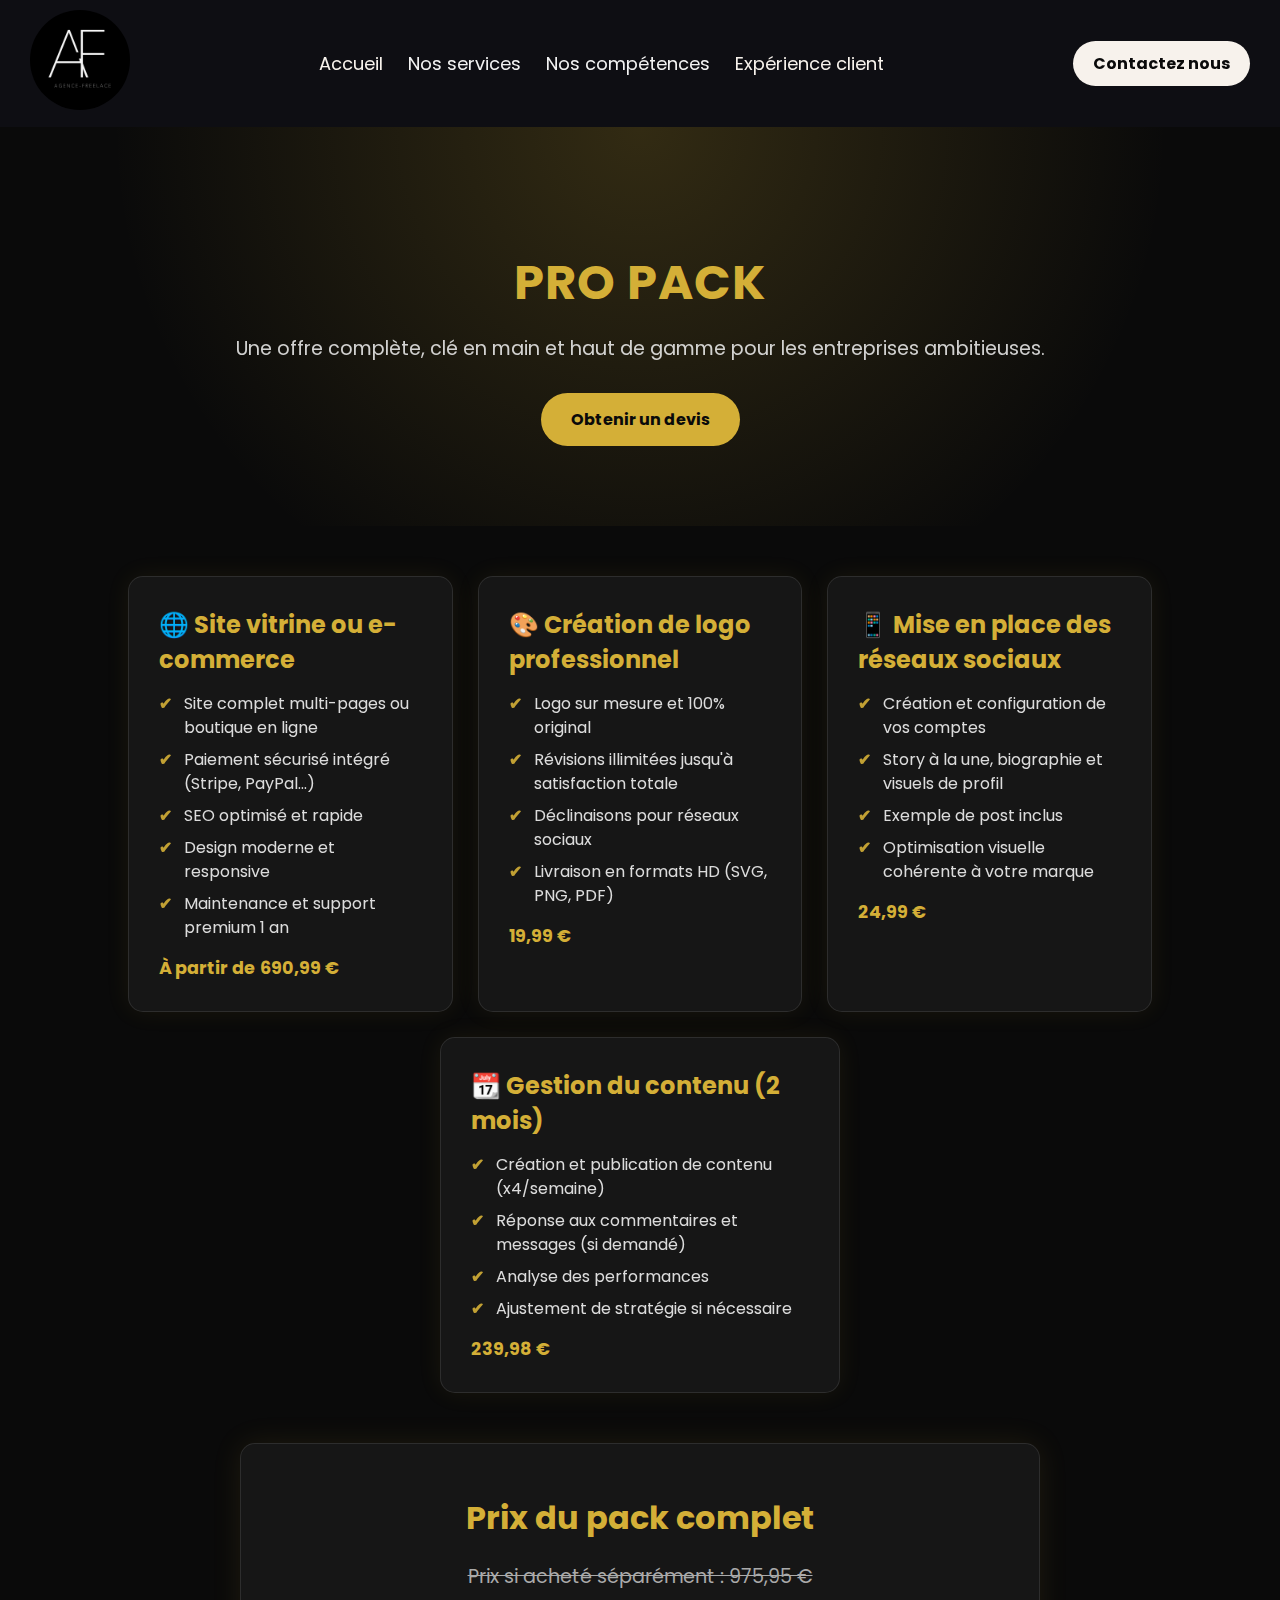
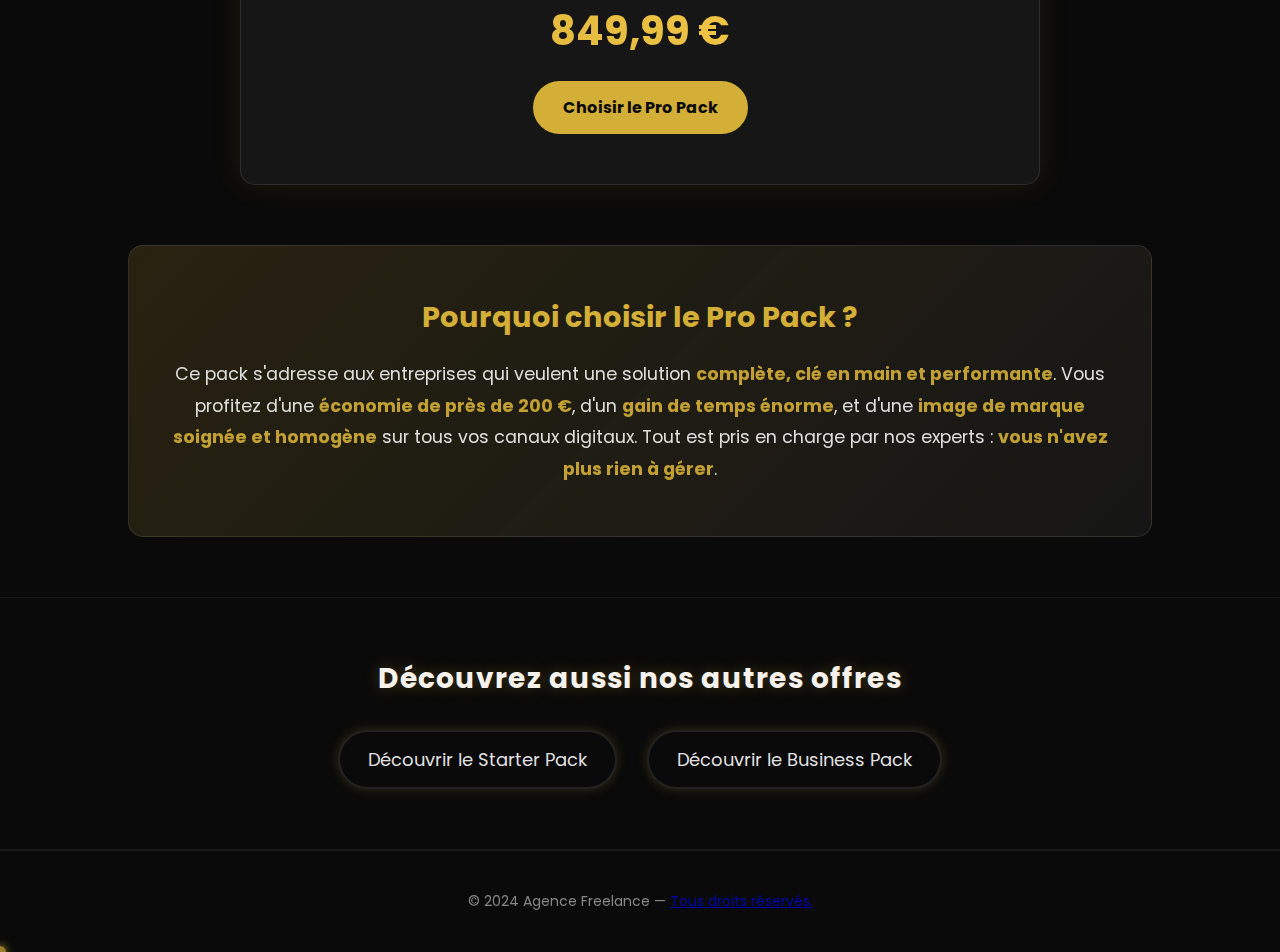
<file: package-pro.html>
<!DOCTYPE html>
<html lang="fr">
<head>
<meta charset="UTF-8">
<meta name="viewport" content="width=device-width, initial-scale=1.0">
<title>Pro Pack - Agence Freelance</title>
<link rel="icon" href="logo.png">
<link href="https://fonts.googleapis.com/css2?family=Poppins:wght@300;400;600;700&display=swap" rel="stylesheet">
<style>
* {
    margin: 0;
    padding: 0;
    box-sizing: border-box;
}

/* ===== BODY ===== */
.body-pro-pack {
    background-color: #0a0a0a;
    color: #f2f2f2;
    font-family: 'Poppins', sans-serif;
    overflow-x: hidden;
}

/* ===== BARRE NAV ===== */
.burger-menu-starter {
    width: 100%;
    background-color: rgba(15, 15, 20, 0.95);
    padding: 10px 30px;
    display: flex;
    align-items: center;
    justify-content: space-between;
    position: sticky;
    top: 0;
    z-index: 1000;
    backdrop-filter: blur(10px);
}

.burger-logo img {
    width: 100px;
    border-radius: 50%;
}

.nav-items-starter {
    display: flex;
    list-style: none;
    gap: 25px;
}

.nav-items-starter li {
    position: relative;
    cursor: pointer;
    font-size: 18px;
    transition: color 0.3s;
}

.nav-items-starter li:hover {
    color: #d4af37;
}

.nav-items-starter li a {
    color: #f7f2ec;
    text-decoration: none;
    font-size: 18px;
    transition: color 0.3s;
}

.nav-items-starter li a:hover {
    color: #ffd04d;
}

.nav-item-submenu:hover .submenu-starter {
    display: block;
}

.submenu-starter {
    display: none;
    position: absolute;
    top: 20px;
    left: 0;
    background-color: #111;
    border-radius: 6px;
    padding: 10px;
    min-width: 200px;
    box-shadow: 0 0 15px rgba(212, 175, 55, 0.3);
    z-index: 10;
}

.submenu-starter li {
    margin: 5px 0;
    color: #f7f2ec;
}

.submenu-detail {
    display: none;
    margin-left: 15px;
    margin-top: 12px;
}

.submenu-starter li:hover .submenu-detail {
    display: block;
}

.cta-contact-pro {
    background-color: #f7f2ec;
    text-decoration: none;
    color: #0a0a0a;
    border: none;
    padding: 10px 20px;
    border-radius: 50px;
    cursor: pointer;
    font-weight: bold;
    transition: transform 0.3s, background-color 0.3s, color 0.3s;
}

.cta-contact-pro:hover {
    transform: scale(1.05);
    background-color: #d4af37;
    color: #0a0a0a;
}

/* ===== MOBILE BURGER MENU ===== */
.mobile-burger-btn {
    display: none;
    flex-direction: column;
    gap: 6px;
    background: transparent;
    border: none;
    cursor: pointer;
    padding: 5px;
    z-index: 1001;
}

.mobile-burger-btn span {
    width: 30px;
    height: 3px;
    background: linear-gradient(90deg, #d4af37, #ffd04d);
    border-radius: 3px;
    transition: all 0.3s ease;
}

.mobile-burger-btn.active span:nth-child(1) {
    transform: rotate(45deg) translate(8px, 8px);
}

.mobile-burger-btn.active span:nth-child(2) {
    opacity: 0;
}

.mobile-burger-btn.active span:nth-child(3) {
    transform: rotate(-45deg) translate(8px, -8px);
}

.mobile-sidebar {
    position: fixed;
    top: 0;
    right: -100%;
    width: 80%;
    max-width: 350px;
    height: 100vh;
    background: linear-gradient(135deg, #0f0f12 0%, #1a1a1f 100%);
    box-shadow: -5px 0 20px rgba(0, 0, 0, 0.5);
    z-index: 1002;
    transition: right 0.4s cubic-bezier(0.68, -0.55, 0.265, 1.55);
    overflow-y: auto;
    padding: 20px;
}

.mobile-sidebar.open {
    right: 0;
}

.mobile-overlay {
    position: fixed;
    top: 0;
    left: 0;
    width: 100%;
    height: 100vh;
    background-color: rgba(0, 0, 0, 0.7);
    z-index: 1001;
    opacity: 0;
    visibility: hidden;
    transition: all 0.3s ease;
}

.mobile-overlay.active {
    opacity: 1;
    visibility: visible;
}

.mobile-sidebar-header {
    display: flex;
    justify-content: space-between;
    align-items: center;
    margin-bottom: 30px;
    padding-bottom: 20px;
    border-bottom: 2px solid rgba(212, 175, 55, 0.3);
}

.mobile-logo-animated {
    width: 80px;
    height: 80px;
    border-radius: 50%;
    animation: pulseGold 2s ease-in-out infinite;
    box-shadow: 0 0 20px rgba(212, 175, 55, 0.5);
}

@keyframes pulseGold {
    0%, 100% { 
        transform: scale(1); 
        box-shadow: 0 0 20px rgba(212, 175, 55, 0.5); 
    }
    50% { 
        transform: scale(1.05); 
        box-shadow: 0 0 30px rgba(212, 175, 55, 0.8); 
    }
}

.mobile-close-btn {
    background: transparent;
    border: none;
    color: #f7f2ec;
    font-size: 32px;
    cursor: pointer;
    transition: transform 0.3s, color 0.3s;
}

.mobile-close-btn:hover {
    transform: rotate(90deg);
    color: #d4af37;
}

.mobile-menu-list {
    list-style: none;
    padding: 0;
}

.mobile-menu-item {
    margin-bottom: 10px;
}

.mobile-menu-link {
    display: flex;
    justify-content: space-between;
    align-items: center;
    padding: 15px;
    color: #f7f2ec;
    text-decoration: none;
    font-size: 18px;
    border-radius: 10px;
    transition: all 0.3s ease;
    background: rgba(255, 255, 255, 0.02);
}

.mobile-menu-link:hover {
    background: rgba(212, 175, 55, 0.15);
    transform: translateX(10px);
    color: #d4af37;
}

.mobile-arrow {
    transition: transform 0.3s ease;
    font-size: 14px;
}

.mobile-arrow.rotate {
    transform: rotate(180deg);
}

.mobile-dropdown {
    max-height: 0;
    overflow: hidden;
    transition: max-height 0.4s ease;
    padding-left: 20px;
}

.mobile-dropdown.active {
    max-height: 500px;
}

.mobile-subdropdown {
    max-height: 0;
    overflow: hidden;
    transition: max-height 0.4s ease;
    padding-left: 20px;
}

.mobile-subdropdown.active {
    max-height: 300px;
}

.mobile-cta-btn {
    margin-top: 30px;
    width: 100%;
    padding: 15px;
    background: linear-gradient(135deg, #d4af37 0%, #ffd04d 100%);
    color: #0a0a0a;
    border: none;
    border-radius: 50px;
    font-size: 18px;
    font-weight: bold;
    cursor: pointer;
    transition: all 0.3s ease;
    box-shadow: 0 5px 15px rgba(212, 175, 55, 0.3);
    animation: btnPulseGold 2s ease-in-out infinite;
}

@keyframes btnPulseGold {
    0%, 100% { box-shadow: 0 5px 15px rgba(212, 175, 55, 0.3); }
    50% { box-shadow: 0 8px 25px rgba(212, 175, 55, 0.6); }
}

.mobile-cta-btn:hover {
    transform: translateY(-3px);
    box-shadow: 0 10px 30px rgba(212, 175, 55, 0.5);
}

.mobile-cta-btn a {
    color: #0a0a0a;
    text-decoration: none;
}

/* ===== HERO ===== */
.hero-pro-pack {
    text-align: center;
    padding: 120px 20px 80px;
    background: radial-gradient(circle at top, rgba(212,175,55,0.2), transparent 70%);
    position: relative;
}

.hero-pro-pack h1 {
    font-size: 3rem;
    color: #d4af37;
    letter-spacing: 1px;
    text-transform: uppercase;
    animation: fadeInDown 1.2s ease;
    margin-bottom: 15px;
}

.hero-pro-pack p {
    font-size: 1.2rem;
    margin-top: 10px;
    opacity: 0.85;
    color: #f2f2f2;
}

.cta-pro {
    display: inline-block;
    background-color: #d4af37;
    color: #0a0a0a;
    padding: 14px 30px;
    border-radius: 40px;
    font-weight: bold;
    text-decoration: none;
    transition: transform 0.3s ease, background 0.3s ease;
    margin-top: 30px;
}

.cta-pro:hover {
    background-color: #f5d76e;
    transform: scale(1.05);
}

/* ===== Pack Details ===== */
.pack-container {
    display: flex;
    flex-wrap: wrap;
    justify-content: center;
    gap: 25px;
    margin: 50px 10%;
}

.service-box-pro {
    background: rgba(255,255,255,0.05);
    border: 1px solid rgba(255,255,255,0.1);
    border-radius: 15px;
    padding: 30px;
    flex: 1 1 300px;
    max-width: 400px;
    box-shadow: 0 0 25px rgba(212,175,55,0.08);
    transition: transform 0.3s ease, box-shadow 0.3s ease;
}

.service-box-pro:hover {
    transform: translateY(-10px);
    box-shadow: 0 0 35px rgba(212,175,55,0.2);
    border-color: rgba(212,175,55,0.3);
}

.service-box-pro h3 {
    color: #d4af37;
    font-size: 1.5rem;
    margin-bottom: 15px;
}

.service-box-pro ul {
    list-style: none;
    padding: 0;
    margin-bottom: 15px;
}

.service-box-pro ul li {
    padding-left: 25px;
    position: relative;
    margin-bottom: 8px;
    opacity: 0.9;
    line-height: 1.5;
}

.service-box-pro ul li::before {
    content: "✔";
    position: absolute;
    left: 0;
    color: #d4af37;
    font-weight: bold;
}

.service-box-pro p {
    margin-top: 15px;
    font-size: 1.1rem;
}

.service-box-pro strong {
    color: #d4af37;
}

/* ===== Pricing ===== */
.pricing-section {
    text-align: center;
    margin: 50px auto;
    padding: 50px 40px;
    background: rgba(255,255,255,0.05);
    border-radius: 15px;
    max-width: 800px;
    border: 1px solid rgba(255,255,255,0.1);
    box-shadow: 0 0 30px rgba(212,175,55,0.1);
}

.pricing-section h2 {
    color: #d4af37;
    font-size: 2rem;
    margin-bottom: 20px;
}

.pricing-section .old-price {
    text-decoration: line-through;
    color: #aaa;
    font-size: 1.2rem;
    display: block;
    margin-bottom: 10px;
}

.pricing-section .new-price {
    font-size: 2.5rem;
    color: #d4af37;
    margin-top: 10px;
    display: block;
    font-weight: 700;
    background: linear-gradient(90deg, #d4af37, #ffd04d);
    -webkit-background-clip: text;
    -webkit-text-fill-color: transparent;
}

/* ===== Promo Box ===== */
.promo-pro-box {
    text-align: center;
    margin: 60px 10%;
    padding: 50px 40px;
    background: linear-gradient(135deg, rgba(212,175,55,0.15), rgba(255,255,255,0.05));
    border-radius: 15px;
    border: 1px solid rgba(255,255,255,0.1);
    animation: fadeInUp 1s ease forwards;
}

.promo-pro-box h3 {
    color: #d4af37;
    font-size: 1.8rem;
    margin-bottom: 20px;
}

.promo-pro-box p {
    opacity: 0.9;
    line-height: 1.8;
    font-size: 1.1rem;
}

.promo-pro-box strong {
    color: #d4af37;
}

/* ===== Liens vers autres packs ===== */
.starter-pack-links {
    background-color: #0a0a0a;
    text-align: center;
    padding: 60px 20px;
    border-top: 1px solid rgba(255, 255, 255, 0.05);
    border-bottom: 1px solid rgba(255, 255, 255, 0.05);
    animation: fadeInUp 1s ease forwards;
}

.starter-pack-links h2 {
    font-size: 28px;
    color: #f7f2ec;
    margin-bottom: 30px;
    text-shadow: 0 0 15px rgba(212, 175, 55, 0.3);
    letter-spacing: 1px;
}

.starter-links-container {
    display: flex;
    justify-content: center;
    gap: 30px;
    flex-wrap: wrap;
}

.starter-link-btn {
    display: inline-block;
    padding: 14px 28px;
    border-radius: 50px;
    background-color: #0a0a0a;
    color: rgba(255, 255, 255, 0.9);
    border: 2px solid rgba(255, 255, 255, 0.1);
    font-size: 18px;
    text-decoration: none;
    transition: all 0.4s ease;
    box-shadow: 0 0 12px rgba(212, 175, 55, 0.2);
}

.starter-link-btn:hover {
    background-color: #d4af37;
    color: #0a0a0a;
    transform: translateY(-3px);
    box-shadow: 0 0 20px rgba(212, 175, 55, 0.6);
}

/* ===== FOOTER ===== */
.footer-pro {
    text-align: center;
    padding: 40px 20px;
    border-top: 1px solid rgba(255,255,255,0.1);
    opacity: 0.7;
    background-color: #0a0a0a;
}

.footer-pro p {
    color: #bbb;
    font-size: 14px;
}

#mouse-tracker {
    position: fixed;
    width: 12px;
    height: 12px;
    border-radius: 50%;
    background-color: rgba(212, 175, 55, 0.7);
    box-shadow: 0 0 8px rgba(212, 175, 55, 0.8);
    pointer-events: none;
    transform: translate(-50%, -50%);
    transition: transform 0.1s ease-out;
    z-index: 9999;
}

/* ===== Animations ===== */
@keyframes fadeInDown {
    from { opacity: 0; transform: translateY(-30px); }
    to { opacity: 1; transform: translateY(0); }
}

@keyframes fadeInUp {
    0% {
        opacity: 0;
        transform: translateY(40px);
    }
    100% {
        opacity: 1;
        transform: translateY(0);
    }
}

/* ===== RESPONSIVE DESIGN ===== */
@media (max-width: 1024px) {
    .nav-items-starter {
        display: none;
    }
    
    .cta-contact-pro {
        display: none;
    }
    
    .mobile-burger-btn {
        display: flex;
    }
    
    .hero-pro-pack {
        padding: 100px 20px 60px;
    }
    
    .hero-pro-pack h1 {
        font-size: 2.5rem;
    }
    
    .pack-container {
        margin: 40px 5%;
    }
    
    .service-box-pro {
        flex: 1 1 100%;
        max-width: 500px;
    }
    
    .pricing-section {
        margin: 40px 5%;
        padding: 40px 30px;
    }
    
    .promo-pro-box {
        margin: 40px 5%;
        padding: 40px 30px;
    }
    
    #mouse-tracker {
        display: none;
    }
}

@media (max-width: 768px) {
    .burger-menu-starter {
        padding: 10px 15px;
    }
    
    .burger-logo img {
        width: 70px;
    }
    
    .hero-pro-pack h1 {
        font-size: 2rem;
    }
    
    .hero-pro-pack p {
        font-size: 1rem;
    }
    
    .pack-container {
        gap: 20px;
    }
    
    .service-box-pro h3 {
        font-size: 1.3rem;
    }
    
    .pricing-section h2 {
        font-size: 1.6rem;
    }
    
    .pricing-section .new-price {
        font-size: 2rem;
    }
    
    .promo-pro-box h3 {
        font-size: 1.5rem;
    }
    
    .promo-pro-box p {
        font-size: 1rem;
    }
    
    .starter-pack-links h2 {
        font-size: 24px;
    }
    
    .starter-link-btn {
        font-size: 16px;
        padding: 12px 24px;
    }
}

@media (max-width: 480px) {
    .hero-pro-pack h1 {
        font-size: 1.8rem;
    }
    
    .hero-pro-pack p {
        font-size: 0.95rem;
    }
    
    .mobile-sidebar {
        width: 90%;
    }
    
    .service-box-pro {
        padding: 25px 20px;
    }
    
    .pricing-section {
        padding: 30px 20px;
    }
    
    .pricing-section .new-price {
        font-size: 1.8rem;
    }
    
    .promo-pro-box {
        padding: 30px 20px;
    }
}
</style>
</head>
<body class="body-pro-pack">
<!-- Overlay pour mobile -->
<div class="mobile-overlay" id="mobileOverlay"></div>

<!-- Navigation Desktop/Mobile -->
<nav class="burger-menu-starter">
<div class="burger-logo">
<img src="logo.png" alt="Logo Pro Pack">
</div>

<!-- Menu Desktop -->
<ul class="nav-items-starter">
<li><a href="index.html">Accueil</a></li>
<li class="nav-item-submenu">Nos services
<ul class="submenu-starter">
<li>Site Web
<ul class="submenu-detail">
<li><a href="offre-principal.html">Principal</a></li>
<li><a href="offre-secondaire.html">Secondaire</a></li>
<li><a href="offre-pro.html">Professionnelle</a></li>
</ul>
</li>
<li><a href="reseaux-sociaux.html">Réseaux sociaux</a></li>
</ul>
</li>
<li class="nav-item-submenu">Nos compétences
<ul class="submenu-starter">
<li><a href="abouts_us.html">À propos de nous</a></li>
<li><a href="portfolio.html">Nos réalisations</a></li>
</ul>
</li>
<li><a href="details-offre.html">Expérience client</a></li>
</ul>

<a class="cta-contact-pro" href="contact.html">Contactez nous</a>

<!-- Burger Button Mobile -->
<button class="mobile-burger-btn" id="mobileBurgerBtn">
<span></span>
<span></span>
<span></span>
</button>
</nav>

<!-- Sidebar Mobile -->
<div class="mobile-sidebar" id="mobileSidebar">
<div class="mobile-sidebar-header">
<img src="logo.png" alt="Logo" class="mobile-logo-animated">
<button class="mobile-close-btn" id="mobileCloseBtn">&times;</button>
</div>

<ul class="mobile-menu-list">
<li class="mobile-menu-item">
<a href="index.html" class="mobile-menu-link">Accueil</a>
</li>

<li class="mobile-menu-item">
<a href="#" class="mobile-menu-link" data-dropdown="services">
Nos services
<span class="mobile-arrow">▼</span>
</a>
<div class="mobile-dropdown" id="services-dropdown">
<a href="#" class="mobile-menu-link" data-subdropdown="siteweb">
Site Web
<span class="mobile-arrow">▼</span>
</a>
<div class="mobile-subdropdown" id="siteweb-subdropdown">
<a href="offre-principal.html" class="mobile-menu-link">Principal</a>
<a href="offre-secondaire.html" class="mobile-menu-link">Secondaire</a>
<a href="offre-pro.html" class="mobile-menu-link">Professionnelle</a>
</div>
<a href="reseaux-sociaux.html" class="mobile-menu-link">Réseaux sociaux</a>
</div>
</li>

<li class="mobile-menu-item">
<a href="details-offre.html" class="mobile-menu-link">Expérience client</a>
</li>

<li class="mobile-menu-item">
<a href="#" class="mobile-menu-link" data-dropdown="competences">
Nos compétences
<span class="mobile-arrow">▼</span>
</a>
<div class="mobile-dropdown" id="competences-dropdown">
<a href="portfolio.html" class="mobile-menu-link">Portfolio</a>
<a href="abouts_us.html" class="mobile-menu-link">À propos</a>
</div>
</li>
</ul>

<button class="mobile-cta-btn">
<a href="contact.html">Contactez nous</a>
</button>
</div>

<!-- Hero Section -->
<section class="hero-pro-pack">
<h1>Pro Pack</h1>
<p>Une offre complète, clé en main et haut de gamme pour les entreprises ambitieuses.</p>
<a href="contact.html" class="cta-pro">Obtenir un devis</a>
</section>

<!-- Service Boxes -->
<section class="pack-container">
<div class="service-box-pro">
<h3>🌐 Site vitrine ou e-commerce</h3>
<ul>
<li>Site complet multi-pages ou boutique en ligne</li>
<li>Paiement sécurisé intégré (Stripe, PayPal...)</li>
<li>SEO optimisé et rapide</li>
<li>Design moderne et responsive</li>
<li>Maintenance et support premium 1 an</li>
</ul>
<p><strong>À partir de 690,99 €</strong></p>
</div>

<div class="service-box-pro">
<h3>🎨 Création de logo professionnel</h3>
<ul>
<li>Logo sur mesure et 100% original</li>
<li>Révisions illimitées jusqu'à satisfaction totale</li>
<li>Déclinaisons pour réseaux sociaux</li>
<li>Livraison en formats HD (SVG, PNG, PDF)</li>
</ul>
<p><strong>19,99 €</strong></p>
</div>

<div class="service-box-pro">
<h3>📱 Mise en place des réseaux sociaux</h3>
<ul>
<li>Création et configuration de vos comptes</li>
<li>Story à la une, biographie et visuels de profil</li>
<li>Exemple de post inclus</li>
<li>Optimisation visuelle cohérente à votre marque</li>
</ul>
<p><strong>24,99 €</strong></p>
</div>

<div class="service-box-pro">
<h3>📆 Gestion du contenu (2 mois)</h3>
<ul>
<li>Création et publication de contenu (x4/semaine)</li>
<li>Réponse aux commentaires et messages (si demandé)</li>
<li>Analyse des performances</li>
<li>Ajustement de stratégie si nécessaire</li>
</ul>
<p><strong>239,98 €</strong></p>
</div>
</section>

<!-- Pricing Section -->
<section class="pricing-section">
<h2>Prix du pack complet</h2>
<p class="old-price">Prix si acheté séparément : 975,95 €</p>
<span class="new-price">849,99 €</span>
<a href="contact.html" class="cta-pro" style="margin-top: 20px;">Choisir le Pro Pack</a>
</section>

<!-- Promo Box -->
<div class="promo-pro-box">
<h3>Pourquoi choisir le Pro Pack ?</h3>
<p>
Ce pack s'adresse aux entreprises qui veulent une solution <strong>complète, clé en main et performante</strong>.  
Vous profitez d'une <strong>économie de près de 200 €</strong>, d'un <strong>gain de temps énorme</strong>, et d'une <strong>image de marque soignée et homogène</strong> sur tous vos canaux digitaux.  
Tout est pris en charge par nos experts : <strong>vous n'avez plus rien à gérer</strong>.
</p>
</div>

<!-- Liens vers autres offres -->
<section class="starter-pack-links">
<h2>Découvrez aussi nos autres offres</h2>
<div class="starter-links-container">
<a href="starter-pack.html" class="starter-link-btn">Découvrir le Starter Pack</a>
<a href="package-business.html" class="starter-link-btn">Découvrir le Business Pack</a>
</div>
</section>

<!-- Footer -->
<footer class="footer-pro">
<p>© 2024 Agence Freelance — <a href="conditions_utilisations.html">Tous droits réservés.</a></p>
</footer>

<div id="mouse-tracker"></div>

<script>
// Mouse tracker pour desktop (doré pour Pro Pack)
const tracker = document.getElementById('mouse-tracker');
document.addEventListener('mousemove', (e) => {
    tracker.style.left = e.clientX + 'px';
    tracker.style.top = e.clientY + 'px';
});

// Mobile Menu Logic
(function() {
    const burgerBtn = document.getElementById('mobileBurgerBtn');
    const sidebar = document.getElementById('mobileSidebar');
    const overlay = document.getElementById('mobileOverlay');
    const closeBtn = document.getElementById('mobileCloseBtn');

    function openSidebar(e) {
        if(e) e.preventDefault();
        sidebar.classList.add('open');
        overlay.classList.add('active');
        burgerBtn.classList.add('active');
        document.body.style.overflow = 'hidden';
    }

    function closeSidebar(e) {
        if(e) e.preventDefault();
        sidebar.classList.remove('open');
        overlay.classList.remove('active');
        burgerBtn.classList.remove('active');
        document.body.style.overflow = '';
    }

    if(burgerBtn) burgerBtn.addEventListener('click', openSidebar);
    if(closeBtn) closeBtn.addEventListener('click', closeSidebar);
    if(overlay) overlay.addEventListener('click', closeSidebar);

    // Dropdowns niveau 1
    const dropdownLinks = sidebar.querySelectorAll('[data-dropdown]');
    dropdownLinks.forEach(link => {
        link.addEventListener('click', function(e) {
            e.preventDefault();
            const dropdownId = this.getAttribute('data-dropdown') + '-dropdown';
            const dropdown = document.getElementById(dropdownId);
            const arrow = this.querySelector('.mobile-arrow');
            
            if(dropdown) {
                dropdown.classList.toggle('active');
                if(arrow) arrow.classList.toggle('rotate');
            }
        });
    });

    // Sub-dropdowns niveau 2
    const subdropdownLinks = sidebar.querySelectorAll('[data-subdropdown]');
    subdropdownLinks.forEach(link => {
        link.addEventListener('click', function(e) {
            e.preventDefault();
            const subdropdownId = this.getAttribute('data-subdropdown') + '-subdropdown';
            const subdropdown = document.getElementById(subdropdownId);
            const arrow = this.querySelector('.mobile-arrow');
            
            if(subdropdown) {
                subdropdown.classList.toggle('active');
                if(arrow) arrow.classList.toggle('rotate');
            }
        });
    });

    // Fermer le menu quand on clique sur un lien (sauf dropdowns)
    const directLinks = sidebar.querySelectorAll('a[href]:not([data-dropdown]):not([data-subdropdown])');
    directLinks.forEach(link => {
        link.addEventListener('click', () => {
            setTimeout(closeSidebar, 300);
        });
    });
})();
</script>
</body>
</html>
</file>
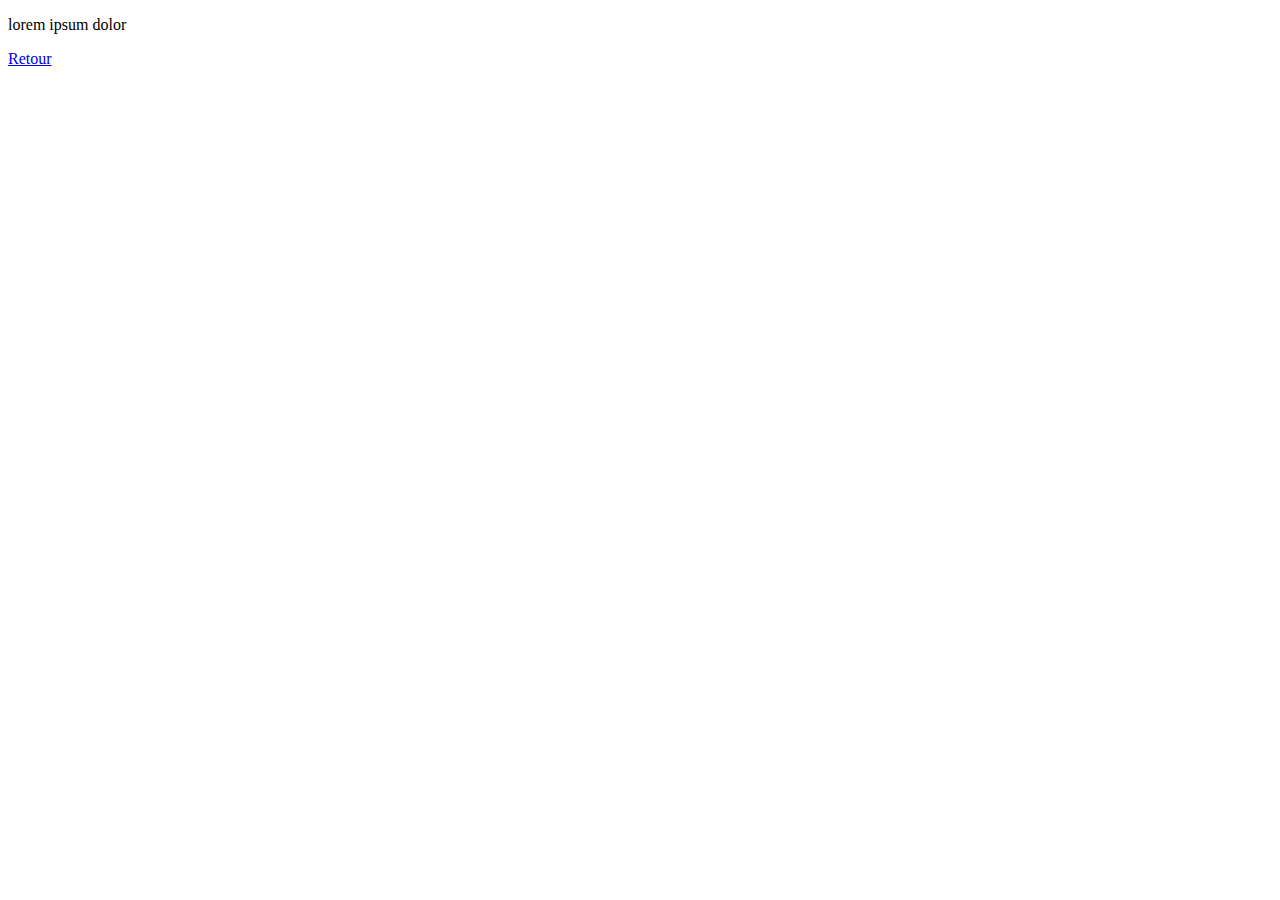
<file: package-starter.html>
<!DOCTYPE html>
<html lang="en">
<head>
    <meta charset="UTF-8">
    <meta name="viewport" content="width=device-width, initial-scale=1.0">
    <title>Document</title>
</head>
<body>
    <p>lorem ipsum dolor</p>
    <a href="index.html">Retour</a>
</body>
</html>
</file>
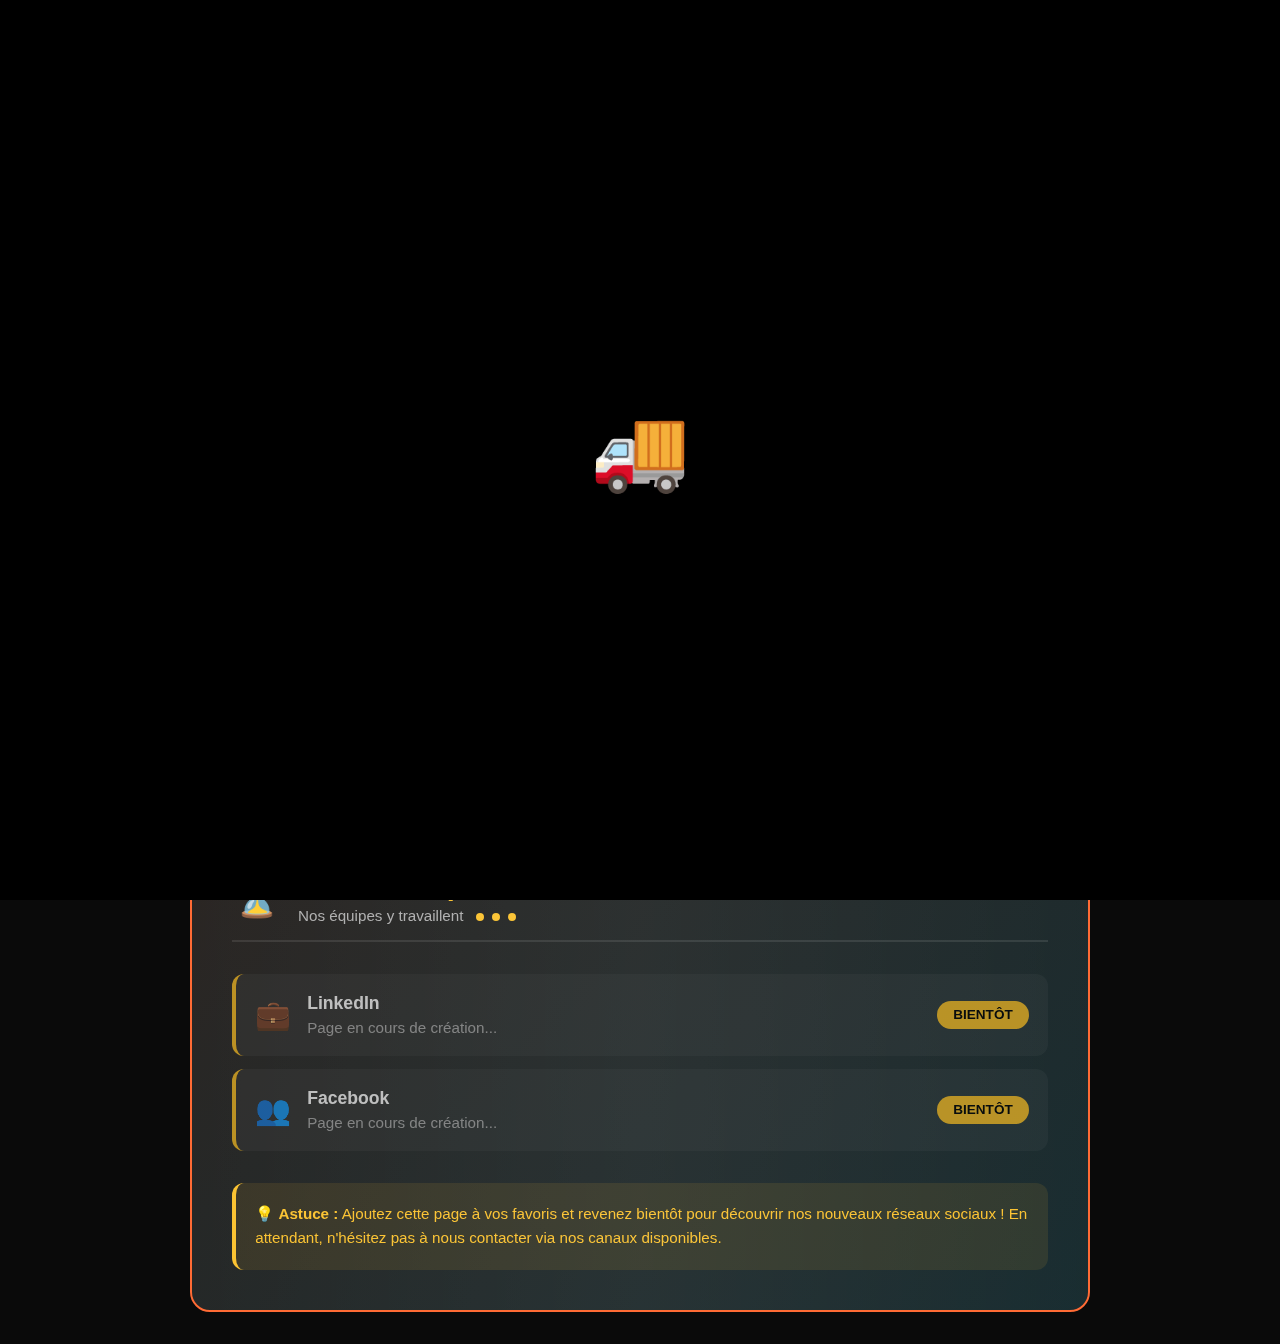
<file: page-construction.html>
<!DOCTYPE html>
<html lang="fr">
<head>
    <meta charset="UTF-8">
    <meta name="viewport" content="width=device-width, initial-scale=1.0">
    <title>En Travaux - Contactez-nous!</title>
    <style>
        * {
            margin: 0;
            padding: 0;
            box-sizing: border-box;
        }

        body {
            font-family: 'Segoe UI', Tahoma, Geneva, Verdana, sans-serif;
            background: #0a0a0a;
            color: #fff;
            overflow-x: hidden;
            min-height: 100vh;
        }

        /* Loading screen */
        .loading-screen {
            position: fixed;
            top: 0;
            left: 0;
            width: 100%;
            height: 100%;
            background: #000000;
            display: flex;
            align-items: center;
            justify-content: center;
            z-index: 10000;
            animation: fadeOutLoading 0.8s ease-out 4s forwards;
        }

        @keyframes fadeOutLoading {
            to {
                opacity: 0;
                visibility: hidden;
            }
        }

        .truck-container {
            font-size: 5rem;
            animation: truckEnter 4s ease-out forwards;
        }

        @keyframes truckEnter {
            0% {
                transform: translateX(-200vw) scale(0.5);
                opacity: 0;
            }
            30% {
                transform: translateX(0) scale(1);
                opacity: 1;
            }
            50% {
                transform: translateX(0) scale(3) rotate(360deg);
                opacity: 1;
            }
            70% {
                transform: translateX(0) scale(3) rotate(360deg);
                opacity: 0.8;
            }
            100% {
                transform: translateX(0) scale(0) rotate(720deg);
                opacity: 0;
            }
        }

        /* Navbar */
        nav {
            position: fixed;
            top: 0;
            left: 0;
            right: 0;
            background: rgba(15, 15, 15, 0.95);
            backdrop-filter: blur(10px);
            padding: 1rem 2rem;
            z-index: 1000;
            border-bottom: 2px solid transparent;
            animation: navSlideDown 0.8s ease-out 4s forwards, borderGlow 3s infinite 4.8s;
        }

        @keyframes navSlideDown {
            from { 
                transform: translateY(-100%);
                opacity: 0;
            }
            to { 
                transform: translateY(0);
                opacity: 1;
            }
        }

        @keyframes borderGlow {
            0%, 100% { border-bottom-color: #ff6b35; }
            33% { border-bottom-color: #f7931e; }
            66% { border-bottom-color: #00d4ff; }
        }

        .nav-container {
            max-width: 1400px;
            margin: 0 auto;
            display: flex;
            justify-content: space-between;
            align-items: center;
        }

        .logo {
            font-size: 1.5rem;
            font-weight: bold;
            background: linear-gradient(135deg, #ff6b35, #f7931e, #00d4ff);
            -webkit-background-clip: text;
            -webkit-text-fill-color: transparent;
            animation: logoFloat 3s ease-in-out infinite;
        }

        @keyframes logoFloat {
            0%, 100% { transform: translateY(0); }
            50% { transform: translateY(-5px); }
        }

        .nav-menu {
            display: flex;
            gap: 2rem;
            list-style: none;
            align-items: center;
        }

        .nav-menu li {
            position: relative;
        }

        .nav-menu a {
            color: #fff;
            text-decoration: none;
            transition: all 0.3s;
            padding: 0.5rem 1rem;
            border-radius: 8px;
        }

        .nav-menu a:hover {
            background: linear-gradient(135deg, rgba(255, 107, 53, 0.2), rgba(0, 212, 255, 0.2));
            transform: translateY(-2px);
        }

        .dropdown {
            position: relative;
        }

        .dropdown-content {
            position: absolute;
            top: 100%;
            left: 0;
            background: rgba(20, 20, 20, 0.98);
            backdrop-filter: blur(10px);
            border-radius: 12px;
            padding: 1rem;
            min-width: 200px;
            opacity: 0;
            visibility: hidden;
            transform: translateY(-10px);
            transition: all 0.3s;
            border: 1px solid rgba(255, 107, 53, 0.3);
            box-shadow: 0 10px 40px rgba(0, 0, 0, 0.5);
        }

        .dropdown:hover .dropdown-content {
            opacity: 1;
            visibility: visible;
            transform: translateY(0);
        }

        .dropdown-content a {
            display: block;
            padding: 0.7rem 1rem;
            margin: 0.3rem 0;
            border-radius: 8px;
        }

        .sub-dropdown {
            position: relative;
        }

        .sub-dropdown-content {
            position: absolute;
            left: 100%;
            top: 0;
            background: rgba(25, 25, 25, 0.98);
            backdrop-filter: blur(10px);
            border-radius: 12px;
            padding: 1rem;
            min-width: 180px;
            opacity: 0;
            visibility: hidden;
            transform: translateX(-10px);
            transition: all 0.3s;
            border: 1px solid rgba(247, 147, 30, 0.3);
        }

        .sub-dropdown:hover .sub-dropdown-content {
            opacity: 1;
            visibility: visible;
            transform: translateX(0);
        }

        .cta-button {
            background: linear-gradient(135deg, #ff6b35, #f7931e);
            padding: 0.7rem 1.5rem;
            border-radius: 25px;
            font-weight: bold;
            animation: pulse 2s infinite;
        }

        @keyframes pulse {
            0%, 100% { box-shadow: 0 0 20px rgba(255, 107, 53, 0.5); }
            50% { box-shadow: 0 0 40px rgba(255, 107, 53, 0.8); }
        }

        /* Burger menu */
        .burger {
            display: none;
            flex-direction: column;
            cursor: pointer;
            gap: 5px;
        }

        .burger span {
            width: 25px;
            height: 3px;
            background: #fff;
            transition: all 0.3s;
            border-radius: 3px;
        }

        .burger.active span:nth-child(1) {
            transform: rotate(45deg) translate(8px, 8px);
        }

        .burger.active span:nth-child(2) {
            opacity: 0;
        }

        .burger.active span:nth-child(3) {
            transform: rotate(-45deg) translate(7px, -7px);
        }

        /* Main content */
        main {
            position: relative;
            z-index: 1;
            min-height: 100vh;
            display: flex;
            align-items: center;
            justify-content: center;
            padding: 6rem 2rem 2rem;
        }

        .content-wrapper {
            max-width: 900px;
            width: 100%;
            animation: fadeInUp 1s ease-out 4.5s backwards;
        }

        @keyframes fadeInUp {
            from {
                opacity: 0;
                transform: translateY(50px);
            }
            to {
                opacity: 1;
                transform: translateY(0);
            }
        }

        .hero-title {
            text-align: center;
            font-size: 4rem;
            margin-bottom: 1rem;
            background: linear-gradient(135deg, #ff6b35, #f7931e, #00d4ff, #ff6b35);
            background-size: 300% 300%;
            -webkit-background-clip: text;
            -webkit-text-fill-color: transparent;
            animation: gradientFlow 4s ease infinite;
        }

        @keyframes gradientFlow {
            0%, 100% { background-position: 0% 50%; }
            50% { background-position: 100% 50%; }
        }

        .hero-subtitle {
            text-align: center;
            font-size: 1.5rem;
            color: #aaa;
            margin-bottom: 3rem;
            animation: fadeIn 1.5s ease-out;
        }

        @keyframes fadeIn {
            from { opacity: 0; }
            to { opacity: 1; }
        }

        /* Construction icons animation */
        .construction-icons {
            display: flex;
            justify-content: center;
            gap: 2rem;
            margin-bottom: 3rem;
            flex-wrap: wrap;
        }

        .icon-wrapper {
            font-size: 3rem;
            animation: bounce 2s infinite;
        }

        .icon-wrapper:nth-child(1) { animation-delay: 0s; }
        .icon-wrapper:nth-child(2) { animation-delay: 0.2s; }
        .icon-wrapper:nth-child(3) { animation-delay: 0.4s; }
        .icon-wrapper:nth-child(4) { animation-delay: 0.6s; }

        /* Truck icon in construction */
        .truck-icon {
            font-size: 2.5rem;
            animation: truckArrive 1.5s ease-out 5.5s backwards, bounce 2s infinite 7s;
        }

        @keyframes truckArrive {
            0% {
                transform: translateX(-100vw) scale(3) rotate(0deg);
                opacity: 0;
            }
            100% {
                transform: translateX(0) scale(1) rotate(0deg);
                opacity: 1;
            }
        }

        @keyframes bounce {
            0%, 100% { transform: translateY(0) rotate(0deg); }
            25% { transform: translateY(-20px) rotate(10deg); }
            50% { transform: translateY(0) rotate(-5deg); }
            75% { transform: translateY(-10px) rotate(5deg); }
        }

        /* Main contact card */
        .contact-card {
            background: linear-gradient(135deg, rgba(255, 107, 53, 0.1), rgba(0, 212, 255, 0.1));
            border: 2px solid #ff6b35;
            border-radius: 20px;
            padding: 2.5rem;
            position: relative;
            overflow: hidden;
            transition: all 0.4s;
            animation: cardAppear 0.8s ease-out 5s backwards;
        }

        @keyframes cardAppear {
            from {
                opacity: 0;
                transform: scale(0.8) rotateY(90deg);
            }
            to {
                opacity: 1;
                transform: scale(1) rotateY(0deg);
            }
        }

        .contact-card::before {
            content: '';
            position: absolute;
            top: -50%;
            left: -50%;
            width: 200%;
            height: 200%;
            background: linear-gradient(45deg, transparent, rgba(255, 255, 255, 0.1), transparent);
            transform: rotate(45deg);
            animation: shine 3s infinite;
        }

        @keyframes shine {
            0% { transform: translateX(-100%) translateY(-100%) rotate(45deg); }
            100% { transform: translateX(100%) translateY(100%) rotate(45deg); }
        }

        .contact-card:hover {
            transform: translateY(-5px) scale(1.01);
            box-shadow: 0 20px 60px rgba(255, 107, 53, 0.3);
        }

        .section-header {
            display: flex;
            align-items: center;
            gap: 1rem;
            margin-bottom: 2rem;
            padding-bottom: 1rem;
            border-bottom: 2px solid rgba(255, 255, 255, 0.1);
        }

        .section-icon {
            font-size: 2.5rem;
            animation: iconRotate 3s infinite ease-in-out;
        }

        @keyframes iconRotate {
            0%, 100% { transform: rotate(0deg) scale(1); }
            50% { transform: rotate(10deg) scale(1.1); }
        }

        .section-title {
            font-size: 1.8rem;
            font-weight: bold;
        }

        .available {
            color: #4ade80;
        }

        .unavailable {
            color: #fbbf24;
        }

        .contact-methods {
            list-style: none;
        }

        .contact-methods li {
            padding: 1.2rem;
            margin: 0.8rem 0;
            background: rgba(255, 255, 255, 0.05);
            border-radius: 12px;
            display: flex;
            align-items: center;
            gap: 1rem;
            transition: all 0.3s;
            cursor: pointer;
        }

        .contact-methods li:hover {
            background: rgba(255, 255, 255, 0.1);
            transform: translateX(10px);
        }

        .available-item {
            border-left: 4px solid #4ade80;
        }

        .unavailable-item {
            border-left: 4px solid #fbbf24;
            opacity: 0.7;
        }

        .method-icon {
            font-size: 1.8rem;
        }

        .method-text {
            flex: 1;
        }

        .method-label {
            font-weight: bold;
            display: block;
            margin-bottom: 0.3rem;
            font-size: 1.1rem;
        }

        .method-value {
            color: #aaa;
            font-size: 0.95rem;
        }

        .status-badge {
            padding: 0.4rem 1rem;
            border-radius: 20px;
            font-size: 0.85rem;
            font-weight: bold;
        }

        .badge-available {
            background: #4ade80;
            color: #000;
            animation: badgePulse 2s infinite;
        }

        .badge-coming-soon {
            background: #fbbf24;
            color: #000;
            animation: badgeFlash 1.5s infinite;
        }

        @keyframes badgePulse {
            0%, 100% { transform: scale(1); }
            50% { transform: scale(1.05); }
        }

        @keyframes badgeFlash {
            0%, 100% { opacity: 1; }
            50% { opacity: 0.7; }
        }

        .divider {
            height: 2px;
            background: linear-gradient(90deg, transparent, #fbbf24, transparent);
            margin: 2.5rem 0;
            animation: dividerGlow 2s infinite;
        }

        @keyframes dividerGlow {
            0%, 100% { opacity: 0.5; }
            50% { opacity: 1; }
        }

        .info-box {
            margin-top: 2rem;
            padding: 1.2rem;
            background: rgba(251, 191, 36, 0.1);
            border-radius: 12px;
            border-left: 4px solid #fbbf24;
            animation: infoBoxPulse 3s infinite;
        }

        @keyframes infoBoxPulse {
            0%, 100% { box-shadow: 0 0 10px rgba(251, 191, 36, 0.2); }
            50% { box-shadow: 0 0 20px rgba(251, 191, 36, 0.4); }
        }

        .info-box p {
            font-size: 0.95rem;
            color: #fbbf24;
            line-height: 1.6;
        }

        .loading-dots {
            display: inline-flex;
            gap: 0.5rem;
            margin-left: 0.5rem;
        }

        .loading-dots span {
            width: 8px;
            height: 8px;
            background: #fbbf24;
            border-radius: 50%;
            animation: loadingDot 1.4s infinite ease-in-out;
        }

        .loading-dots span:nth-child(1) { animation-delay: 0s; }
        .loading-dots span:nth-child(2) { animation-delay: 0.2s; }
        .loading-dots span:nth-child(3) { animation-delay: 0.4s; }

        @keyframes loadingDot {
            0%, 80%, 100% { transform: scale(0); opacity: 0.5; }
            40% { transform: scale(1); opacity: 1; }
        }

        /* Floating shapes */
        .floating-shape {
            position: fixed;
            pointer-events: none;
            z-index: 0;
        }

        .shape1 {
            top: 10%;
            left: 5%;
            width: 100px;
            height: 100px;
            background: linear-gradient(135deg, rgba(255, 107, 53, 0.15), rgba(247, 147, 30, 0.15));
            border-radius: 30% 70% 70% 30% / 30% 30% 70% 70%;
            animation: morphShape 8s infinite ease-in-out;
        }

        .shape2 {
            bottom: 10%;
            right: 10%;
            width: 150px;
            height: 150px;
            background: linear-gradient(135deg, rgba(0, 212, 255, 0.15), rgba(138, 43, 226, 0.15));
            border-radius: 70% 30% 30% 70% / 70% 70% 30% 30%;
            animation: morphShape 10s infinite ease-in-out reverse;
        }

        @keyframes morphShape {
            0%, 100% {
                border-radius: 30% 70% 70% 30% / 30% 30% 70% 70%;
                transform: rotate(0deg) scale(1);
            }
            50% {
                border-radius: 70% 30% 30% 70% / 70% 70% 30% 30%;
                transform: rotate(180deg) scale(1.2);
            }
        }

        /* Responsive */
        @media (max-width: 768px) {
            .nav-menu {
                position: fixed;
                top: 70px;
                right: -100%;
                width: 80%;
                height: calc(100vh - 70px);
                background: rgba(15, 15, 15, 0.98);
                backdrop-filter: blur(10px);
                flex-direction: column;
                padding: 2rem;
                transition: right 0.4s;
                border-left: 2px solid rgba(255, 107, 53, 0.5);
                align-items: flex-start;
                overflow-y: auto;
            }

            .nav-menu.active {
                right: 0;
            }

            .burger {
                display: flex;
            }

            .hero-title {
                font-size: 2.5rem;
            }

            .hero-subtitle {
                font-size: 1.2rem;
            }

            .truck-container {
                font-size: 3rem;
            }

            .contact-card {
                padding: 1.5rem;
            }

            .dropdown-content,
            .sub-dropdown-content {
                position: static;
                opacity: 1;
                visibility: visible;
                transform: none;
                margin-top: 0.5rem;
                margin-left: 1rem;
            }
        }
    </style>
</head>
<body>
    <!-- Loading screen with truck animation -->
    <div class="loading-screen">
        <div class="truck-container">🚚</div>
    </div>

    <!-- Floating shapes -->
    <div class="floating-shape shape1"></div>
    <div class="floating-shape shape2"></div>

    <!-- Navigation -->
    <nav>
        <div class="nav-container">
            <div class="logo">Agence_Freelance</div>
            <ul class="nav-menu" id="navMenu">
                <li><a href="index.html">Accueil</a></li>
                <li class="dropdown">
                    <a href="#services">Nos services ▾</a>
                    <div class="dropdown-content">
                        <div class="sub-dropdown">
                            <a href="#sites">Site web ▸</a>
                            <div class="sub-dropdown-content">
                                <a href="offre-principal.html">Principal</a>
                                <a href="offre-secondaire.html">Secondaire</a>
                                <a href="offre-pro.html">Professionnel</a>
                            </div>
                        </div>
                        <div class="sub-dropdown">
                            <a href="#package">Package ▸</a>
                            <div class="sub-dropdown-content">
                                <a href="starter-pack.html">Starter</a>
                                <a href="package-business.html">Business</a>
                                <a href="package-pro.html">Pro</a>
                            </div>
                        </div>
                        <a href="reseaux-sociaux.html">Réseaux sociaux</a>
                    </div>
                </li>
                <li class="dropdown">
                    <a href="#competences">Nos compétences ▾</a>
                    <div class="dropdown-content">
                        <a href="portfolio.html">Portfolio</a>
                        <a href="abouts_us.html">À propos</a>
                    </div>
                </li>
                <li><a href="contact.html" class="cta-button">Nous contacter</a></li>
            </ul>
            <div class="burger" id="burger">
                <span></span>
                <span></span>
                <span></span>
            </div>
        </div>
    </nav>

    <!-- Main content -->
    <main>
        <div class="content-wrapper">
            <h1 class="hero-title">🚧 En Construction 🚧</h1>
            <p class="hero-subtitle">Nos réseaux sociaux arrivent bientôt !</p>

            <div class="construction-icons">
                <div class="truck-icon">🚚</div>
                <div class="icon-wrapper">🔨</div>
                <div class="icon-wrapper">🔧</div>
                <div class="icon-wrapper">⚙️</div>
                <div class="icon-wrapper">🎨</div>
            </div>

            <!-- Single unified contact card -->
            <div class="contact-card">
                <!-- Available contacts section -->
                <div class="section-header">
                    <div class="section-icon">✅</div>
                    <div>
                        <div class="section-title available">Contactez-nous maintenant</div>
                        <p style="color: #aaa; margin-top: 0.3rem; font-size: 0.95rem;">Nous sommes disponibles sur ces canaux</p>
                    </div>
                </div>

                <ul class="contact-methods">
                    <li class="available-item">
                        <div class="method-icon">📧</div>
                        <div class="method-text">
                            <span class="method-label">Email</span>
                            <span class="method-value">contact@webstudio.com</span>
                        </div>
                        <span class="status-badge badge-available">ACTIF</span>
                    </li>
                    <li class="available-item">
                        <div class="method-icon">📸</div>
                        <div class="method-text">
                            <span class="method-label">Instagram</span>
                            <span class="method-value">@webstudio_agency</span>
                        </div>
                        <span class="status-badge badge-available">ACTIF</span>
                    </li>
                    <li class="available-item">
                        <div class="method-icon">📱</div>
                        <div class="method-text">
                            <span class="method-label">Téléphone</span>
                            <span class="method-value">+33 1 23 45 67 89</span>
                        </div>
                        <span class="status-badge badge-available">ACTIF</span>
                    </li>
                </ul>

                <!-- Divider -->
                <div class="divider"></div>

                <!-- Coming soon section -->
                <div class="section-header">
                    <div class="section-icon">⏳</div>
                    <div>
                        <div class="section-title unavailable">Bientôt disponible</div>
                        <p style="color: #aaa; margin-top: 0.3rem; font-size: 0.95rem;">
                            Nos équipes y travaillent
                            <span class="loading-dots">
                                <span></span>
                                <span></span>
                                <span></span>
                            </span>
                        </p>
                    </div>
                </div>

                <ul class="contact-methods">
                    <li class="unavailable-item">
                        <div class="method-icon">💼</div>
                        <div class="method-text">
                            <span class="method-label">LinkedIn</span>
                            <span class="method-value">Page en cours de création...</span>
                        </div>
                        <span class="status-badge badge-coming-soon">BIENTÔT</span>
                    </li>
                    <li class="unavailable-item">
                        <div class="method-icon">👥</div>
                        <div class="method-text">
                            <span class="method-label">Facebook</span>
                            <span class="method-value">Page en cours de création...</span>
                        </div>
                        <span class="status-badge badge-coming-soon">BIENTÔT</span>
                    </li>
                </ul>

                <div class="info-box">
                    <p>
                        💡 <strong>Astuce :</strong> Ajoutez cette page à vos favoris et revenez bientôt pour découvrir nos nouveaux réseaux sociaux ! En attendant, n'hésitez pas à nous contacter via nos canaux disponibles.
                    </p>
                </div>
            </div>
        </div>
    </main>

    <script>
        // Burger menu
        const burger = document.getElementById('burger');
        const navMenu = document.getElementById('navMenu');

        burger.addEventListener('click', () => {
            burger.classList.toggle('active');
            navMenu.classList.toggle('active');
        });

        // Close menu when clicking on a link
        document.querySelectorAll('.nav-menu a').forEach(link => {
            link.addEventListener('click', () => {
                burger.classList.remove('active');
                navMenu.classList.remove('active');
            });
        });

        // Add click effects on contact methods
        document.querySelectorAll('.contact-methods li').forEach(item => {
            item.addEventListener('click', function() {
                if (this.classList.contains('available-item')) {
                    this.style.transform = 'translateX(10px) scale(1.05)';
                    setTimeout(() => {
                        this.style.transform = '';
                    }, 300);
                }
            });
        });
    </script>
</body>
</html>
</file>
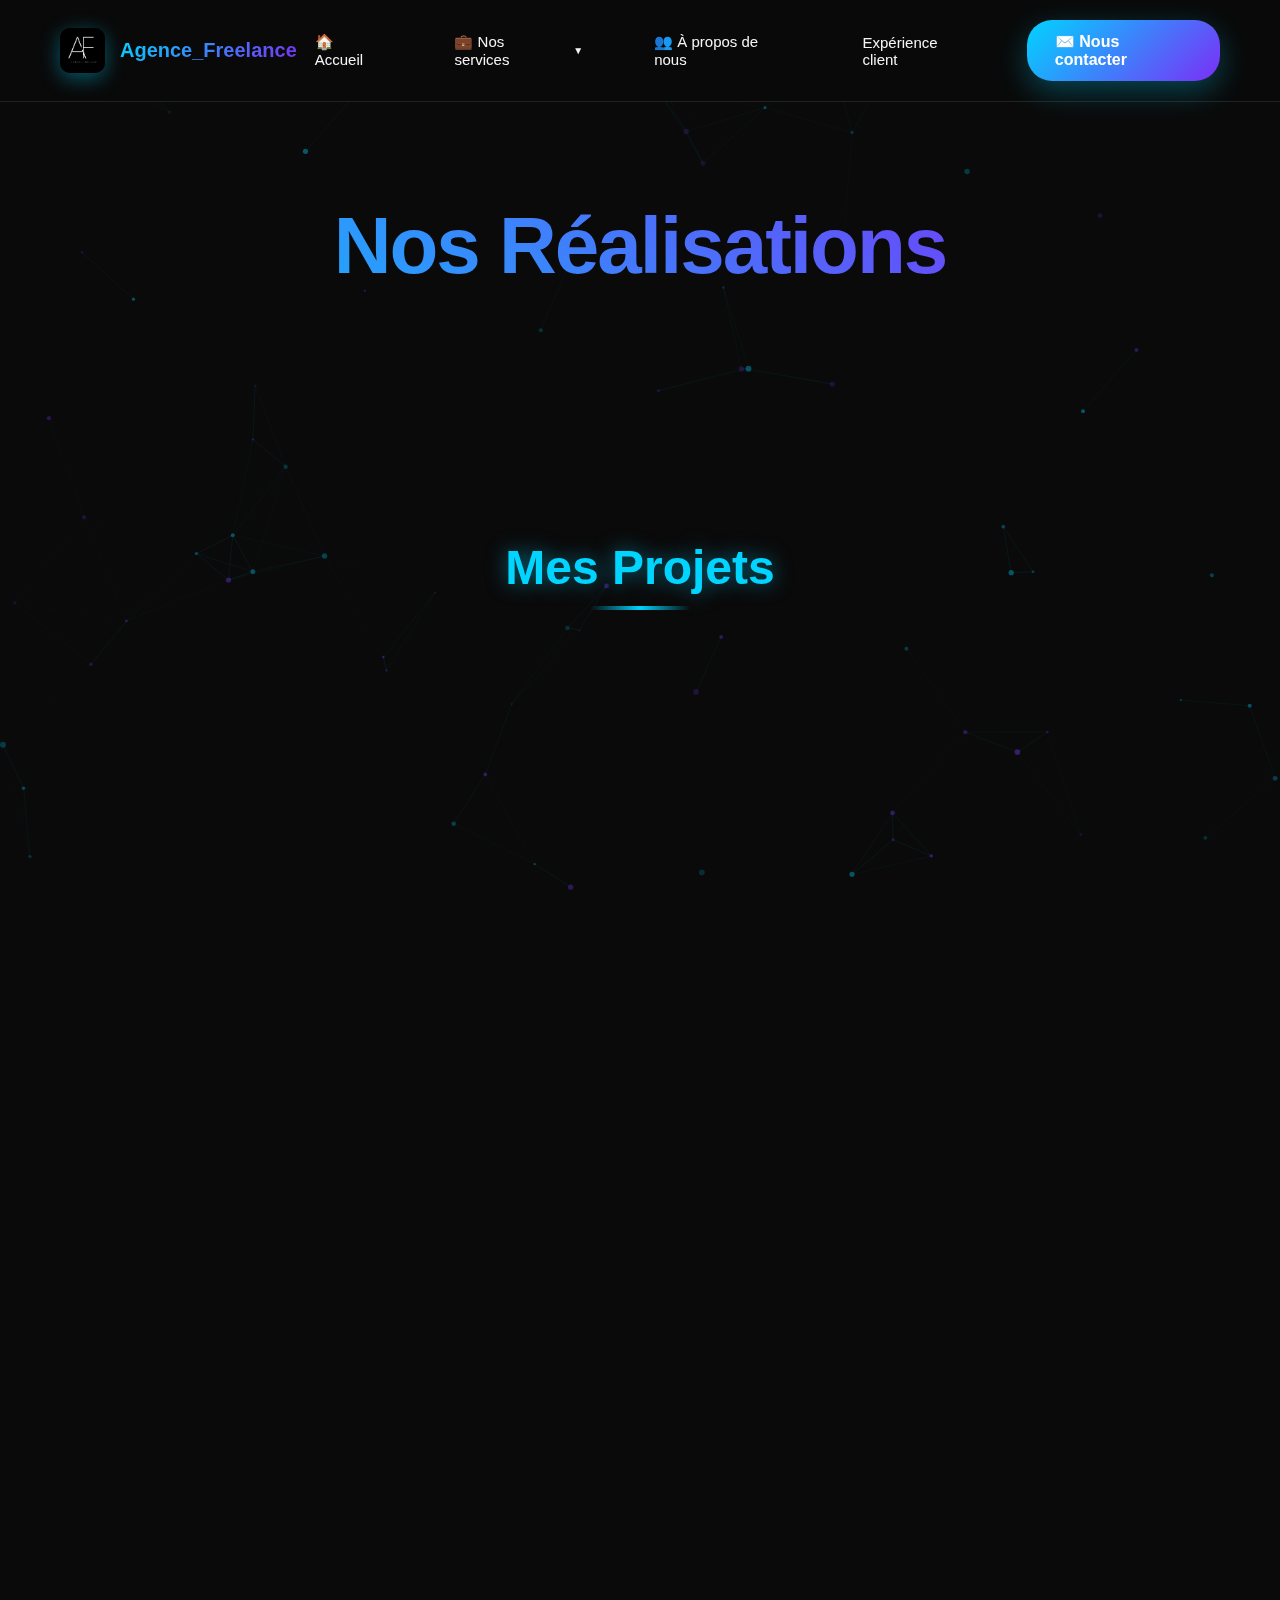
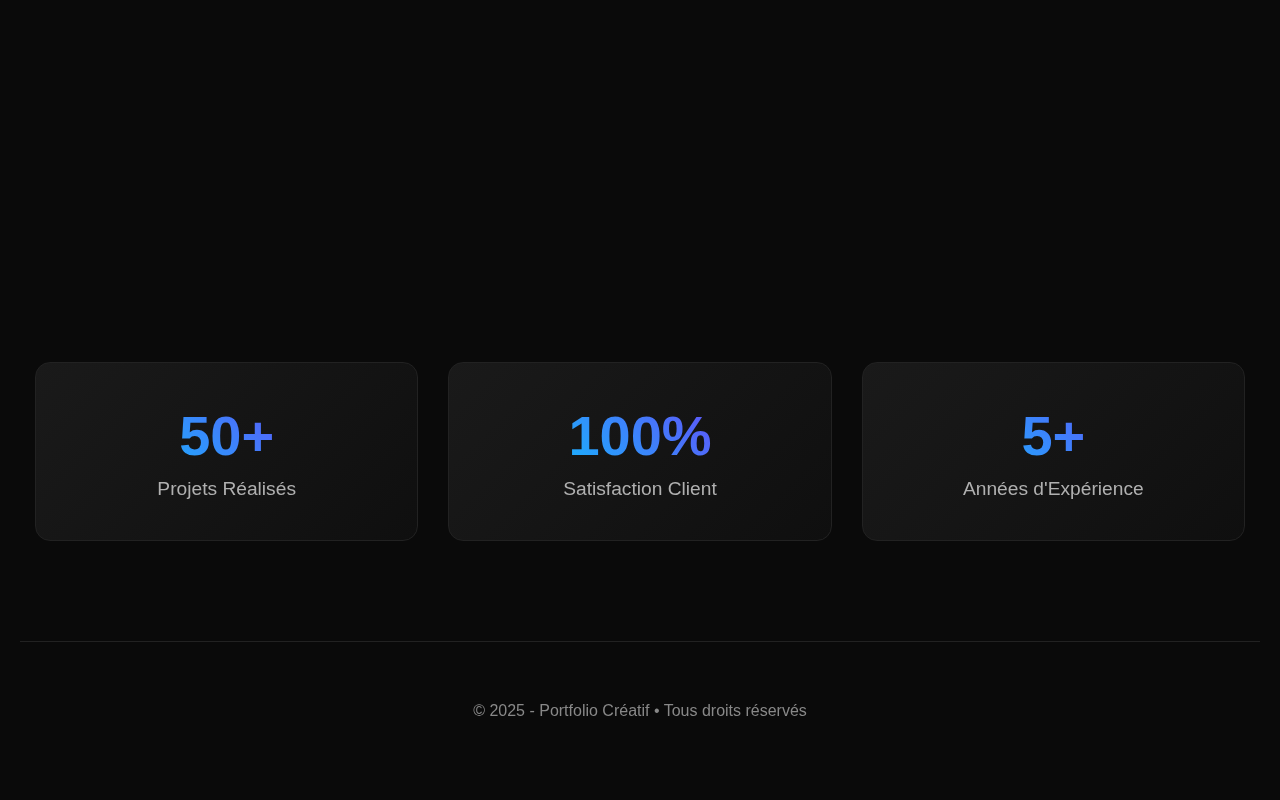
<file: portfolio.html>
<!DOCTYPE html>
<html lang="fr">
<head>
    <meta charset="UTF-8">
    <meta name="viewport" content="width=device-width, initial-scale=1.0">
    <title>Portfolio - Agence_Freelance</title>
    <style>
        * {
            margin: 0;
            padding: 0;
            box-sizing: border-box;
        }

        body {
            font-family: -apple-system, BlinkMacSystemFont, 'Segoe UI', Roboto, 'Helvetica Neue', Arial, sans-serif;
            background: #0a0a0a;
            color: #ffffff;
            overflow-x: hidden;
        }

        /* NAVIGATION BAR */
        .navbar {
            position: fixed;
            top: 0;
            left: 0;
            width: 100%;
            background: rgba(10, 10, 10, 0.95);
            backdrop-filter: blur(20px) saturate(180%);
            border-bottom: 1px solid rgba(255, 255, 255, 0.1);
            padding: 20px 60px;
            display: flex;
            justify-content: space-between;
            align-items: center;
            z-index: 1000;
            transition: all 0.3s ease;
        }

        .navbar.scrolled {
            box-shadow: 0 10px 40px rgba(0, 212, 255, 0.2);
        }

        .navbar-logo {
            display: flex;
            align-items: center;
            gap: 15px;
            text-decoration: none;
            transition: all 0.3s ease;
        }

        .navbar-logo:hover {
            transform: translateY(-2px);
        }

        .navbar-logo img {
            width: 45px;
            height: 45px;
            border-radius: 10px;
            box-shadow: 0 5px 20px rgba(0, 212, 255, 0.4);
            transition: all 0.4s ease;
        }

        .navbar-logo:hover img {
            transform: rotate(360deg);
            box-shadow: 0 10px 30px rgba(0, 212, 255, 0.6);
        }

        .navbar-brand {
            font-size: 20px;
            font-weight: 700;
            background: linear-gradient(135deg, #00d4ff, #7b2ff7);
            -webkit-background-clip: text;
            -webkit-text-fill-color: transparent;
        }

        .nav-menu {
            display: flex;
            align-items: center;
            gap: 35px;
            list-style: none;
        }

        .nav-item {
            position: relative;
        }

        .nav-link {
            color: #f5f5f7;
            text-decoration: none;
            font-size: 15px;
            font-weight: 500;
            padding: 10px 18px;
            border-radius: 8px;
            transition: all 0.3s ease;
            display: flex;
            align-items: center;
            gap: 8px;
        }

        .nav-link:hover {
            color: #00d4ff;
            background: rgba(0, 212, 255, 0.1);
        }

        .nav-link.active {
            color: #00d4ff;
            background: rgba(0, 212, 255, 0.15);
        }

        .arrow {
            font-size: 10px;
            margin-left: 5px;
        }

        /* DROPDOWN MENU */
        .dropdown-menu {
            position: absolute;
            top: 100%;
            left: 0;
            min-width: 220px;
            background: rgba(20, 20, 20, 0.98);
            backdrop-filter: blur(20px);
            border-radius: 12px;
            padding: 10px;
            margin-top: 10px;
            opacity: 0;
            visibility: hidden;
            transform: translateY(-10px);
            transition: all 0.3s ease;
            border: 1px solid rgba(255, 255, 255, 0.1);
            box-shadow: 0 15px 40px rgba(0, 212, 255, 0.2);
        }

        .nav-item:hover > .dropdown-menu {
            opacity: 1;
            visibility: visible;
            transform: translateY(0);
        }

        .dropdown-item {
            color: #c0c0c0;
            text-decoration: none;
            padding: 12px 15px;
            display: flex;
            align-items: center;
            justify-content: space-between;
            border-radius: 8px;
            transition: all 0.3s ease;
            font-size: 14px;
        }

        .dropdown-item:hover {
            background: rgba(0, 212, 255, 0.1);
            color: #00d4ff;
            transform: translateX(5px);
        }

        /* NESTED DROPDOWN */
        .dropdown-submenu {
            position: relative;
        }

        .dropdown-submenu > .dropdown-menu {
            left: 100%;
            top: 0;
            margin-left: 10px;
            margin-top: 0;
        }

        .dropdown-submenu:hover > .dropdown-menu {
            opacity: 1;
            visibility: visible;
            transform: translateY(0);
        }

        /* CTA BUTTON */
        .nav-cta {
            background: linear-gradient(135deg, #00d4ff, #7b2ff7);
            color: white;
            padding: 12px 28px;
            border-radius: 25px;
            font-weight: 600;
            text-decoration: none;
            transition: all 0.3s ease;
            box-shadow: 0 10px 30px rgba(0, 212, 255, 0.3);
            display: flex;
            align-items: center;
            gap: 8px;
        }

        .nav-cta:hover {
            transform: translateY(-2px);
            box-shadow: 0 15px 40px rgba(123, 47, 247, 0.5);
        }

        /* BURGER MENU */
        .burger {
            display: none;
            flex-direction: column;
            gap: 5px;
            cursor: pointer;
            padding: 10px;
            z-index: 1001;
        }

        .burger span {
            width: 28px;
            height: 3px;
            background: linear-gradient(135deg, #00d4ff, #7b2ff7);
            border-radius: 3px;
            transition: all 0.3s ease;
        }

        .burger.active span:nth-child(1) {
            transform: rotate(45deg) translateY(10px);
        }

        .burger.active span:nth-child(2) {
            opacity: 0;
        }

        .burger.active span:nth-child(3) {
            transform: rotate(-45deg) translateY(-10px);
        }

        /* MOBILE MENU */
        .mobile-menu {
            position: fixed;
            top: 0;
            right: -100%;
            width: 300px;
            height: 100vh;
            background: rgba(15, 15, 15, 0.98);
            backdrop-filter: blur(30px);
            padding: 100px 30px 30px;
            transition: right 0.4s cubic-bezier(0.4, 0, 0.2, 1);
            overflow-y: auto;
            z-index: 999;
            border-left: 1px solid rgba(255, 255, 255, 0.1);
            box-shadow: -10px 0 40px rgba(0, 0, 0, 0.5);
        }

        .mobile-menu.active {
            right: 0;
        }

        .mobile-nav-item {
            margin-bottom: 10px;
        }

        .mobile-nav-link {
            color: #f5f5f7;
            text-decoration: none;
            padding: 15px 20px;
            display: flex;
            align-items: center;
            justify-content: space-between;
            border-radius: 10px;
            transition: all 0.3s ease;
            font-size: 16px;
            font-weight: 500;
        }

        .mobile-nav-link:hover {
            background: rgba(0, 212, 255, 0.1);
            color: #00d4ff;
        }

        .mobile-dropdown {
            max-height: 0;
            overflow: hidden;
            transition: max-height 0.4s ease;
            padding-left: 20px;
        }

        .mobile-dropdown.active {
            max-height: 600px;
        }

        .mobile-dropdown-item {
            color: #c0c0c0;
            text-decoration: none;
            padding: 12px 15px;
            display: block;
            border-radius: 8px;
            transition: all 0.3s ease;
            font-size: 14px;
        }

        .mobile-dropdown-item:hover {
            background: rgba(0, 212, 255, 0.1);
            color: #00d4ff;
            transform: translateX(5px);
        }

        .mobile-submenu {
            padding-left: 15px;
            margin-top: 5px;
            max-height: 0;
            overflow: hidden;
            transition: max-height 0.3s ease;
        }

        .mobile-submenu.active {
            max-height: 300px;
        }

        .mobile-nav-cta {
            margin-top: 30px;
            padding: 15px 25px;
            background: linear-gradient(135deg, #00d4ff, #7b2ff7);
            color: white;
            text-align: center;
            border-radius: 12px;
            text-decoration: none;
            display: block;
            font-weight: 700;
            box-shadow: 0 10px 30px rgba(0, 212, 255, 0.4);
        }

        /* OVERLAY */
        .menu-overlay {
            position: fixed;
            top: 0;
            left: 0;
            width: 100%;
            height: 100vh;
            background: rgba(0, 0, 0, 0.7);
            backdrop-filter: blur(5px);
            opacity: 0;
            visibility: hidden;
            transition: all 0.3s ease;
            z-index: 998;
        }

        .menu-overlay.active {
            opacity: 1;
            visibility: visible;
        }

        /* PARTICLES CANVAS */
        #particles-canvas {
            position: fixed;
            top: 0;
            left: 0;
            width: 100%;
            height: 100%;
            z-index: 0;
            opacity: 0.6;
        }

        /* MAIN CONTENT */
        .container {
            position: relative;
            z-index: 1;
            max-width: 1400px;
            margin: 0 auto;
            padding: 120px 20px 20px;
        }

        header {
            text-align: center;
            padding: 80px 20px;
            position: relative;
        }

        h1 {
            font-size: 5em;
            font-weight: 900;
            background: linear-gradient(45deg, #00d4ff, #7b2ff7, #ff006e);
            background-size: 200% 200%;
            -webkit-background-clip: text;
            -webkit-text-fill-color: transparent;
            animation: gradientShift 4s ease infinite;
            margin-bottom: 20px;
            letter-spacing: -2px;
        }

        @keyframes gradientShift {
            0%, 100% { background-position: 0% 50%; }
            50% { background-position: 100% 50%; }
        }

        .subtitle {
            font-size: 1.5em;
            color: #b0b0b0;
            margin-bottom: 40px;
            opacity: 0;
            animation: fadeInUp 1s ease forwards 0.5s;
        }

        @keyframes fadeInUp {
            to {
                opacity: 1;
                transform: translateY(0);
            }
            from {
                opacity: 0;
                transform: translateY(30px);
            }
        }

        .section-title {
            font-size: 3em;
            color: #00d4ff;
            text-align: center;
            margin: 80px 0 60px;
            position: relative;
            text-shadow: 0 0 20px rgba(0, 212, 255, 0.5);
        }

        .section-title::after {
            content: '';
            position: absolute;
            bottom: -15px;
            left: 50%;
            transform: translateX(-50%);
            width: 100px;
            height: 4px;
            background: linear-gradient(90deg, transparent, #00d4ff, transparent);
            animation: lineExpand 2s ease-in-out infinite;
        }

        @keyframes lineExpand {
            0%, 100% { width: 100px; }
            50% { width: 200px; }
        }

        .portfolio-grid {
            display: grid;
            grid-template-columns: repeat(auto-fit, minmax(400px, 1fr));
            gap: 40px;
            margin: 60px 0;
        }

        .portfolio-item {
            position: relative;
            border-radius: 20px;
            overflow: hidden;
            background: #151515;
            box-shadow: 0 20px 60px rgba(0, 0, 0, 0.5);
            cursor: pointer;
            transform: translateY(50px);
            opacity: 0;
            transition: all 0.5s cubic-bezier(0.4, 0, 0.2, 1);
        }

        .portfolio-item.visible {
            transform: translateY(0);
            opacity: 1;
        }

        .portfolio-item:hover {
            transform: translateY(-10px) scale(1.02);
            box-shadow: 0 30px 80px rgba(0, 212, 255, 0.3);
        }

        .image-wrapper {
            position: relative;
            width: 100%;
            height: 400px;
            overflow: hidden;
            background: linear-gradient(135deg, #1a1a1a, #2a2a2a);
        }

        .portfolio-item img {
            width: 100%;
            height: 100%;
            object-fit: cover;
            transition: transform 0.6s cubic-bezier(0.4, 0, 0.2, 1);
        }

        .portfolio-item:hover img {
            transform: scale(1.1);
        }

        /* AVIS CLIENT OVERLAY */
        .avis-overlay {
            position: absolute;
            top: 0;
            left: 0;
            width: 100%;
            height: 100%;
            background: rgba(10, 10, 10, 0.95);
            backdrop-filter: blur(10px);
            display: flex;
            align-items: center;
            justify-content: center;
            opacity: 0;
            transition: opacity 0.5s ease;
            z-index: 10;
            padding: 30px;
        }

        .portfolio-item:hover .avis-overlay {
            opacity: 1;
        }

        .avis-content {
            text-align: center;
            transform: translateY(30px);
            transition: transform 0.5s ease 0.1s;
        }

        .portfolio-item:hover .avis-content {
            transform: translateY(0);
        }

        .avis-image {
            width: 100%;
            max-width: 400px;
            height: auto;
            border-radius: 15px;
            box-shadow: 0 20px 60px rgba(0, 212, 255, 0.4);
            margin-bottom: 20px;
            border: 2px solid rgba(0, 212, 255, 0.5);
        }

        .avis-client-name {
            font-size: 1.5em;
            font-weight: 700;
            color: #00d4ff;
            margin-top: 15px;
            text-shadow: 0 0 20px rgba(0, 212, 255, 0.5);
        }

        .avis-stars {
            font-size: 1.8em;
            margin-top: 10px;
            color: #FFD700;
            text-shadow: 0 0 10px rgba(255, 215, 0, 0.5);
        }

        .overlay {
            position: absolute;
            top: 0;
            left: 0;
            width: 100%;
            height: 100%;
            background: linear-gradient(180deg, transparent 0%, rgba(10, 10, 10, 0.95) 100%);
            display: flex;
            flex-direction: column;
            justify-content: flex-end;
            padding: 30px;
            opacity: 0;
            transition: opacity 0.4s ease;
        }

        .portfolio-item:hover .overlay {
            opacity: 1;
        }

        .content {
            padding: 30px;
            background: linear-gradient(135deg, #1a1a1a 0%, #0f0f0f 100%);
        }

        .content h3 {
            font-size: 1.8em;
            color: #00d4ff;
            margin-bottom: 15px;
            text-shadow: 0 0 10px rgba(0, 212, 255, 0.3);
        }

        .content p {
            color: #c0c0c0;
            line-height: 1.8;
            font-size: 1.05em;
        }

        .glowing-border {
            position: absolute;
            top: 0;
            left: 0;
            width: 100%;
            height: 100%;
            border-radius: 20px;
            padding: 2px;
            background: linear-gradient(45deg, #00d4ff, #7b2ff7, #ff006e, #00d4ff);
            background-size: 300% 300%;
            animation: borderGlow 4s ease infinite;
            opacity: 0;
            transition: opacity 0.4s ease;
            pointer-events: none;
        }

        .portfolio-item:hover .glowing-border {
            opacity: 1;
        }

        @keyframes borderGlow {
            0%, 100% { background-position: 0% 50%; }
            50% { background-position: 100% 50%; }
        }

        .stats {
            display: flex;
            justify-space-around;
            margin: 100px 0;
            text-align: center;
        }

        .stat-item {
            flex: 1;
            padding: 40px;
            background: linear-gradient(135deg, #1a1a1a 0%, #0f0f0f 100%);
            border-radius: 15px;
            margin: 0 15px;
            border: 1px solid #222;
            transition: all 0.4s ease;
        }

        .stat-item:hover {
            transform: translateY(-10px);
            border-color: #00d4ff;
            box-shadow: 0 20px 40px rgba(0, 212, 255, 0.2);
        }

        .stat-number {
            font-size: 3.5em;
            font-weight: bold;
            background: linear-gradient(45deg, #00d4ff, #7b2ff7);
            -webkit-background-clip: text;
            -webkit-text-fill-color: transparent;
        }

        .stat-label {
            color: #b0b0b0;
            font-size: 1.2em;
            margin-top: 10px;
        }

        footer {
            text-align: center;
            padding: 60px 20px;
            color: #888;
            border-top: 1px solid #222;
            margin-top: 100px;
        }

        /* RESPONSIVE */
        @media (max-width: 1024px) {
            .nav-menu {
                display: none;
            }

            .burger {
                display: flex;
            }

            .navbar {
                padding: 20px 30px;
            }
        }

        @media (max-width: 768px) {
            h1 { font-size: 3em; }
            .section-title { font-size: 2em; }
            .portfolio-grid { grid-template-columns: 1fr; }
            .stats { flex-direction: column; }
            .stat-item { margin: 15px 0; }
            .navbar { padding: 15px 20px; }
            .container { padding: 100px 20px 20px; }
        }

        @media (max-width: 480px) {
            .mobile-menu { width: 280px; }
            .navbar-logo img { width: 40px; height: 40px; }
            .navbar-brand { font-size: 18px; }
        }
    </style>
</head>
<body>
    <canvas id="particles-canvas"></canvas>

    <!-- NAVIGATION -->
    <nav class="navbar" id="navbar">
        <a href="index.html" class="navbar-logo">
            <img src="logo.png" alt="Logo">
            <span class="navbar-brand">Agence_Freelance</span>
        </a>

        <ul class="nav-menu">
            <li class="nav-item">
                <a href="index.html" class="nav-link">🏠 Accueil</a>
            </li>

            <li class="nav-item">
                <a href="#" class="nav-link">
                    💼 Nos services <span class="arrow">▼</span>
                </a>
                <div class="dropdown-menu">
                    <div class="dropdown-submenu">
                        <a href="#" class="dropdown-item">
                            🌐 Sites web <span class="arrow">→</span>
                        </a>
                        <div class="dropdown-menu">
                            <a href="offre-principal.html" class="dropdown-item">📄 Offre Principale</a>
                            <a href="offre-secondaire.html" class="dropdown-item">📋 Offre Secondaire</a>
                            <a href="offre-pro.html" class="dropdown-item">⭐ Offre Pro</a>
                        </div>
                    </div>

                    <div class="dropdown-submenu">
                        <a href="#" class="dropdown-item">
                            📦 Packagings <span class="arrow">→</span>
                        </a>
                        <div class="dropdown-menu">
                            <a href="starter-pack.html" class="dropdown-item">🚀 Starter</a>
                            <a href="package-business.html" class="dropdown-item">💼 Business</a>
                            <a href="package-pro.html" class="dropdown-item">👑 Pro</a>
                        </div>
                    </div>

                    <a href="reseaux-sociaux.html" class="dropdown-item">📱 Réseaux sociaux</a>
                </div>
            </li>

            <li class="nav-item">
                <a href="abouts_us.html" class="nav-link">👥 À propos de nous</a>
            </li>

            <li class="nav-item">
                <a href="details-offre.html" class="nav-link">Expérience client</a>
            </li>

            <li class="nav-item">
                <a href="contact.html" class="nav-cta">✉️ Nous contacter</a>
            </li>
        </ul>

        <div class="burger" id="burger">
            <span></span>
            <span></span>
            <span></span>
        </div>
    </nav>

    <!-- MOBILE MENU -->
    <div class="menu-overlay" id="menuOverlay"></div>
    <div class="mobile-menu" id="mobileMenu">
        <div class="mobile-nav-item">
            <a href="index.html" class="mobile-nav-link">🏠 Accueil</a>
        </div>

        <div class="mobile-nav-item">
            <a href="#" class="mobile-nav-link" data-dropdown="services">
                💼 Nos services <span class="arrow">▼</span>
            </a>
            <div class="mobile-dropdown" id="services-dropdown">
                <a href="#" class="mobile-dropdown-item" data-submenu="siteweb">
                    🌐 Sites web <span class="arrow">▼</span>
                </a>
                <div class="mobile-submenu" id="siteweb-submenu">
                    <a href="offre-principal.html" class="mobile-dropdown-item">📄 Offre Principale</a>
                    <a href="offre-secondaire.html" class="mobile-dropdown-item">📋 Offre Secondaire</a>
                    <a href="offre-pro.html" class="mobile-dropdown-item">⭐ Offre Pro</a>
                </div>

                <a href="#" class="mobile-dropdown-item" data-submenu="packaging">
                    📦 Packagings <span class="arrow">▼</span>
                </a>
                <div class="mobile-submenu" id="packaging-submenu">
                    <a href="starter-pack.html" class="mobile-dropdown-item">🚀 Starter</a>
                    <a href="package-business.html" class="mobile-dropdown-item">💼 Business</a>
                    <a href="package-pro.html" class="mobile-dropdown-item">👑 Pro</a>
                </div>

                <a href="reseaux-sociaux.html" class="mobile-dropdown-item">📱 Réseaux sociaux</a>
            </div>
        </div>

        <div class="mobile-nav-item">
            <a href="abouts_us.html" class="mobile-nav-link">👥 À propos de nous</a>
        </div>

        <div class="mobile-nav-item">
            <a href="details-offre.html" class="mobile-nav-link">👨🏽‍💻 Expérience client</a>
        </div>

        <a href="contact.html" class="mobile-nav-cta">✉️ Nous contacter</a>
    </div>
    
    <!-- MAIN CONTENT -->
    <div class="container">
        <header>
            <h1>Nos Réalisations</h1>
            <p class="subtitle">Découvrez nos projets et les avis de nos clients</p>
        </header>

        <h2 class="section-title">Mes Projets</h2>

        <div class="portfolio-grid">
            <div class="portfolio-item">
                <div class="glowing-border"></div>
                <div class="image-wrapper">
                    <img src="img2-luflaix.jpg" alt="Projet Luflaix">
                    <div class="avis-overlay">
                        <div class="avis-content">
                            <img src="avis-luflaix.png" alt="Avis Luflaix" class="avis-image">
                            <div class="avis-client-name">Luflaix</div>
                            <div class="avis-stars">⭐⭐⭐⭐⭐</div>
                        </div>
                    </div>
                    <div class="overlay">
                        <h3 style="color: white; font-size: 2em; margin: 0;">Projet Luflaix</h3>
                        <p style="color: #ccc; margin-top: 10px;">Survolez pour voir l'avis client</p>
                    </div>
                </div>
                <div class="content">
                    <h3>Projet Créatif #1</h3>
                    <p>Ajoutez votre description ici. Ce projet démontre l'utilisation de technologies modernes avec une attention particulière portée à l'expérience utilisateur et au design visuel.</p>
                </div>
            </div>

            <div class="portfolio-item">
                <div class="glowing-border"></div>
                <div class="image-wrapper">
                    <img src="img porfolio 1.png" alt="Projet Alexian">
                    <div class="avis-overlay">
                        <div class="avis-content">
                            <img src="avis-alexian.png" alt="Avis Alexian" class="avis-image">
                            <div class="avis-client-name">Alexian</div>
                            <div class="avis-stars">⭐⭐⭐⭐⭐</div>
                        </div>
                    </div>
                    <div class="overlay">
                        <h3 style="color: white; font-size: 2em; margin: 0;">Projet Alexian</h3>
                        <p style="color: #ccc; margin-top: 10px;">Survolez pour voir l'avis client</p>
                    </div>
                </div>
                <div class="content">
                    <h3>Projet Innovant #2</h3>
                    <p>Décrivez votre deuxième projet ici. Mettez en avant les compétences techniques utilisées et l'impact créé par votre travail sur ce projet spécifique.</p>
                </div>
            </div>

            <div class="portfolio-item">
                <div class="glowing-border"></div>
                <div class="image-wrapper">
                    <img src="img2-souna.png" alt="Projet Souna">
                    <div class="avis-overlay">
                        <div class="avis-content">
                            <img src="avis souna.jpg" alt="Avis Souna" class="avis-image">
                            <div class="avis-client-name">Souna</div>
                            <div class="avis-stars">⭐⭐⭐⭐⭐</div>
                        </div>
                    </div>
                    <div class="overlay">
                        <h3 style="color: white; font-size: 2em; margin: 0;">Projet Souna</h3>
                        <p style="color: #ccc; margin-top: 10px;">Survolez pour voir l'avis client</p>
                    </div>
                </div>
                <div class="content">
                    <h3>Projet Exceptionnel #3</h3>
                    <p>Présentez votre troisième réalisation. Expliquez les défis relevés et les solutions créatives apportées pour répondre aux besoins du projet.</p>
                </div>
            </div>
        </div>

        <div class="stats">
            <div class="stat-item">
                <div class="stat-number">50+</div>
                <div class="stat-label">Projets Réalisés</div>
            </div>
            <div class="stat-item">
                <div class="stat-number">100%</div>
                <div class="stat-label">Satisfaction Client</div>
            </div>
            <div class="stat-item">
                <div class="stat-number">5+</div>
                <div class="stat-label">Années d'Expérience</div>
            </div>
        </div>

        <footer>
            <p>&copy; 2025 - Portfolio Créatif • Tous droits réservés</p>
        </footer>
    </div>

    <script>
        // NAVIGATION FUNCTIONALITY
        const burger = document.getElementById('burger');
        const mobileMenu = document.getElementById('mobileMenu');
        const menuOverlay = document.getElementById('menuOverlay');
        const navbar = document.getElementById('navbar');

        // Burger menu toggle
        burger.addEventListener('click', () => {
            burger.classList.toggle('active');
            mobileMenu.classList.toggle('active');
            menuOverlay.classList.toggle('active');
            document.body.style.overflow = mobileMenu.classList.contains('active') ? 'hidden' : '';
        });

        // Close mobile menu when clicking overlay
        menuOverlay.addEventListener('click', () => {
            burger.classList.remove('active');
            mobileMenu.classList.remove('active');
            menuOverlay.classList.remove('active');
            document.body.style.overflow = '';
        });

        // Mobile dropdown toggles
        document.querySelectorAll('[data-dropdown]').forEach(link => {
            link.addEventListener('click', (e) => {
                e.preventDefault();
                const dropdownId = link.getAttribute('data-dropdown');
                const dropdown = document.getElementById(dropdownId + '-dropdown');
                dropdown.classList.toggle('active');
            });
        });

        // Mobile submenu toggles
        document.querySelectorAll('[data-submenu]').forEach(link => {
            link.addEventListener('click', (e) => {
                e.preventDefault();
                const submenuId = link.getAttribute('data-submenu');
                const submenu = document.getElementById(submenuId + '-submenu');
                submenu.classList.toggle('active');
            });
        });

        // Navbar scroll effect
        let lastScrollTop = 0;
        window.addEventListener('scroll', () => {
            const scrollTop = window.pageYOffset || document.documentElement.scrollTop;
            
            if (scrollTop > 50) {
                navbar.classList.add('scrolled');
            } else {
                navbar.classList.remove('scrolled');
            }

            if (scrollTop > lastScrollTop && scrollTop > 100) {
                navbar.style.transform = 'translateY(-100%)';
            } else {
                navbar.style.transform = 'translateY(0)';
            }
            
            lastScrollTop = scrollTop <= 0 ? 0 : scrollTop;
        });

        // Active link highlight
        const currentPage = window.location.pathname.split('/').pop();
        document.querySelectorAll('.nav-link, .mobile-nav-link').forEach(link => {
            if (link.getAttribute('href') === currentPage) {
                link.classList.add('active');
            }
        });

        // PARTICLES ANIMATION
        const canvas = document.getElementById('particles-canvas');
        const ctx = canvas.getContext('2d');
        canvas.width = window.innerWidth;
        canvas.height = window.innerHeight;

        const particles = [];
        const particleCount = 80;

        class Particle {
            constructor() {
                this.x = Math.random() * canvas.width;
                this.y = Math.random() * canvas.height;
                this.size = Math.random() * 2 + 1;
                this.speedX = Math.random() * 1 - 0.5;
                this.speedY = Math.random() * 1 - 0.5;
                this.color = `rgba(${Math.random() > 0.5 ? '0, 212, 255' : '123, 47, 247'}, ${Math.random() * 0.5 + 0.2})`;
            }

            update() {
                this.x += this.speedX;
                this.y += this.speedY;

                if (this.x > canvas.width || this.x < 0) this.speedX *= -1;
                if (this.y > canvas.height || this.y < 0) this.speedY *= -1;
            }

            draw() {
                ctx.fillStyle = this.color;
                ctx.beginPath();
                ctx.arc(this.x, this.y, this.size, 0, Math.PI * 2);
                ctx.fill();
            }
        }

        for (let i = 0; i < particleCount; i++) {
            particles.push(new Particle());
        }

        function connectParticles() {
            for (let i = 0; i < particles.length; i++) {
                for (let j = i + 1; j < particles.length; j++) {
                    const dx = particles[i].x - particles[j].x;
                    const dy = particles[i].y - particles[j].y;
                    const distance = Math.sqrt(dx * dx + dy * dy);

                    if (distance < 150) {
                        ctx.strokeStyle = `rgba(0, 212, 255, ${0.15 * (1 - distance / 150)})`;
                        ctx.lineWidth = 1;
                        ctx.beginPath();
                        ctx.moveTo(particles[i].x, particles[i].y);
                        ctx.lineTo(particles[j].x, particles[j].y);
                        ctx.stroke();
                    }
                }
            }
        }

        function animate() {
            ctx.clearRect(0, 0, canvas.width, canvas.height);
            
            particles.forEach(particle => {
                particle.update();
                particle.draw();
            });

            connectParticles();
            requestAnimationFrame(animate);
        }

        animate();

        window.addEventListener('resize', () => {
            canvas.width = window.innerWidth;
            canvas.height = window.innerHeight;
        });

        // PORTFOLIO ITEMS REVEAL
        const observerOptions = {
            threshold: 0.2,
            rootMargin: '0px 0px -100px 0px'
        };

        const observer = new IntersectionObserver((entries) => {
            entries.forEach((entry, index) => {
                if (entry.isIntersecting) {
                    setTimeout(() => {
                        entry.target.classList.add('visible');
                    }, index * 150);
                }
            });
        }, observerOptions);

        document.querySelectorAll('.portfolio-item').forEach(item => {
            observer.observe(item);
        });

        // STATS COUNTER ANIMATION
        function animateCounter(element) {
            const target = parseInt(element.textContent);
            const duration = 2000;
            const step = target / (duration / 16);
            let current = 0;

            const timer = setInterval(() => {
                current += step;
                if (current >= target) {
                    element.textContent = target + (element.textContent.includes('+') ? '+' : '%');
                    clearInterval(timer);
                } else {
                    element.textContent = Math.floor(current) + (element.textContent.includes('+') ? '+' : '%');
                }
            }, 16);
        }

        const statsObserver = new IntersectionObserver((entries) => {
            entries.forEach(entry => {
                if (entry.isIntersecting) {
                    const number = entry.target.querySelector('.stat-number');
                    animateCounter(number);
                    statsObserver.unobserve(entry.target);
                }
            });
        }, { threshold: 0.5 });

        document.querySelectorAll('.stat-item').forEach(item => {
            statsObserver.observe(item);
        });

        // PARALLAX EFFECT
        document.addEventListener('mousemove', (e) => {
            const mouseX = e.clientX / window.innerWidth - 0.5;
            const mouseY = e.clientY / window.innerHeight - 0.5;

            document.querySelectorAll('.portfolio-item').forEach((item, index) => {
                const speed = (index + 1) * 2;
                const x = mouseX * speed;
                const y = mouseY * speed;
                item.style.transform = `translate(${x}px, ${y}px)`;
            });
        });

        // RESET TRANSFORMATION ON HOVER
        document.querySelectorAll('.portfolio-item').forEach(item => {
            item.addEventListener('mouseenter', function() {
                this.style.transform = 'translateY(-10px) scale(1.02)';
            });
            
            item.addEventListener('mouseleave', function() {
                this.style.transform = '';
            });
        });
    </script>
</body>
</html>
</file>
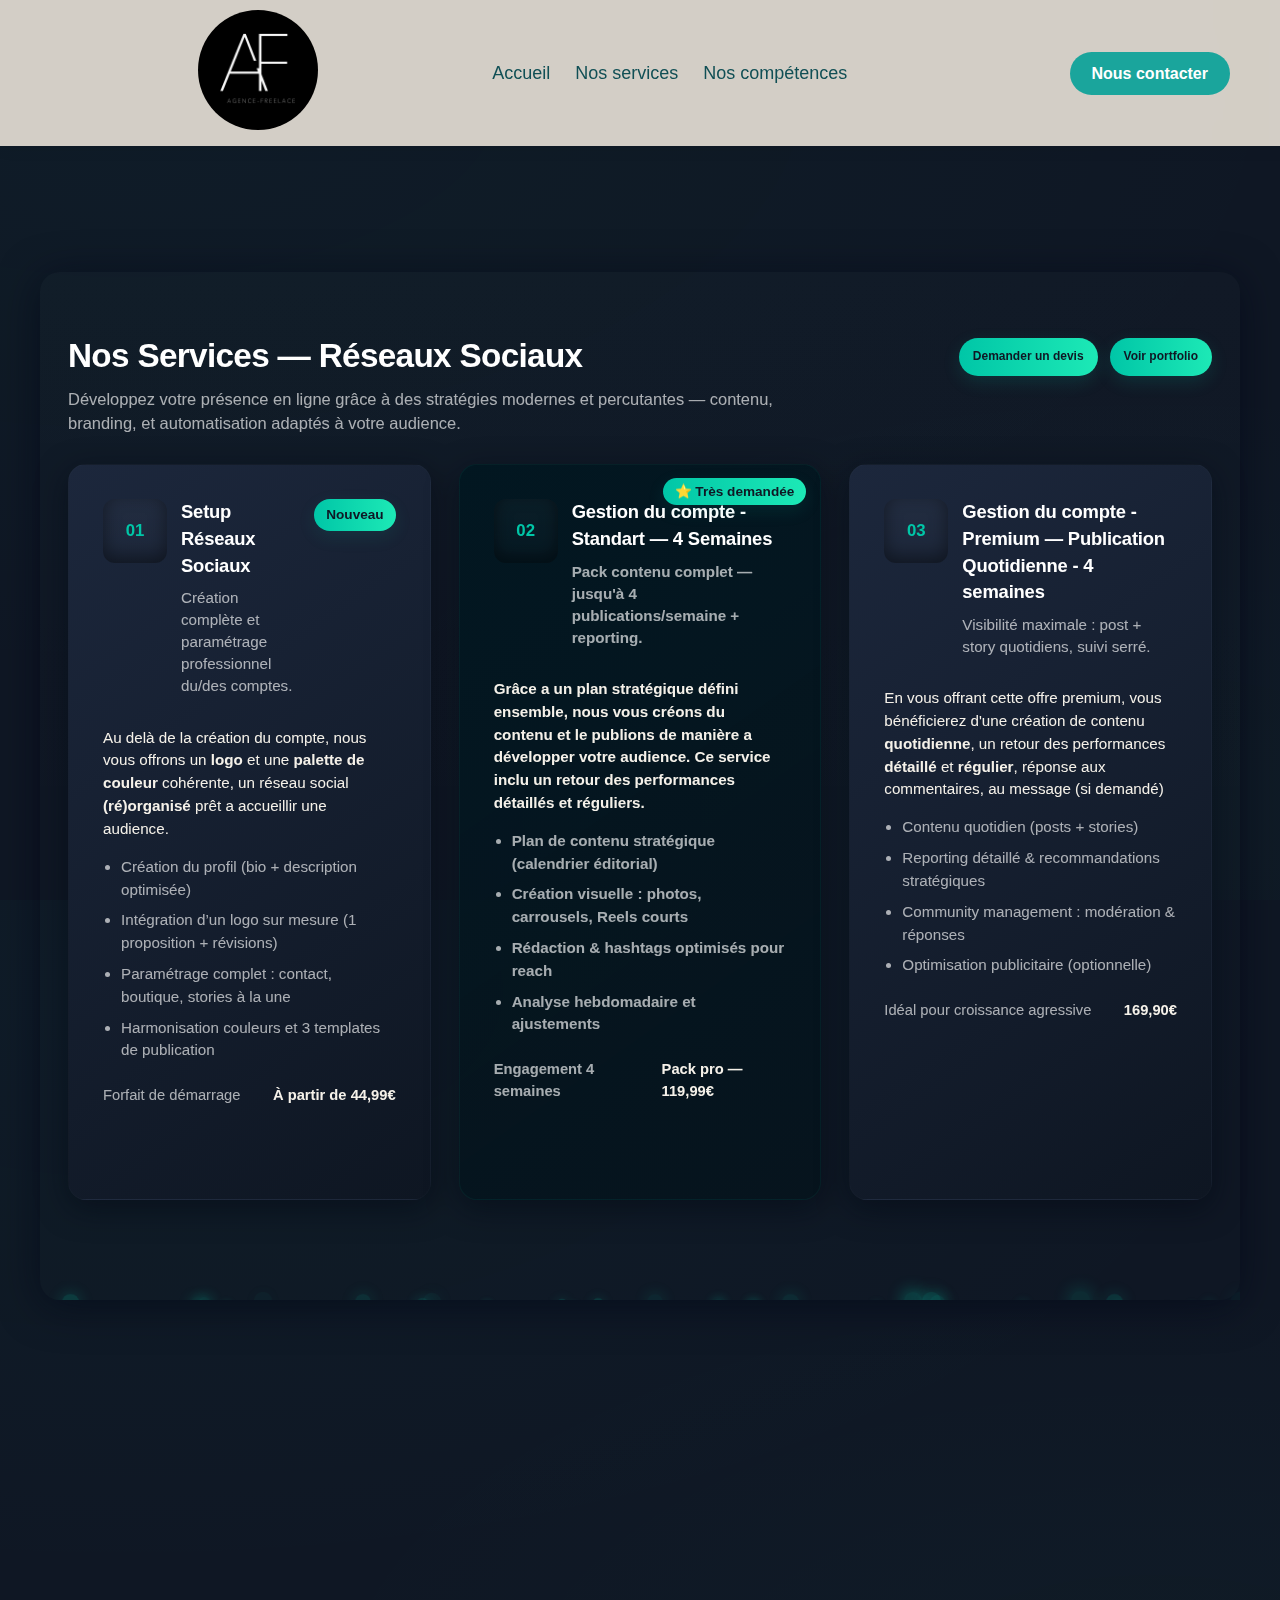
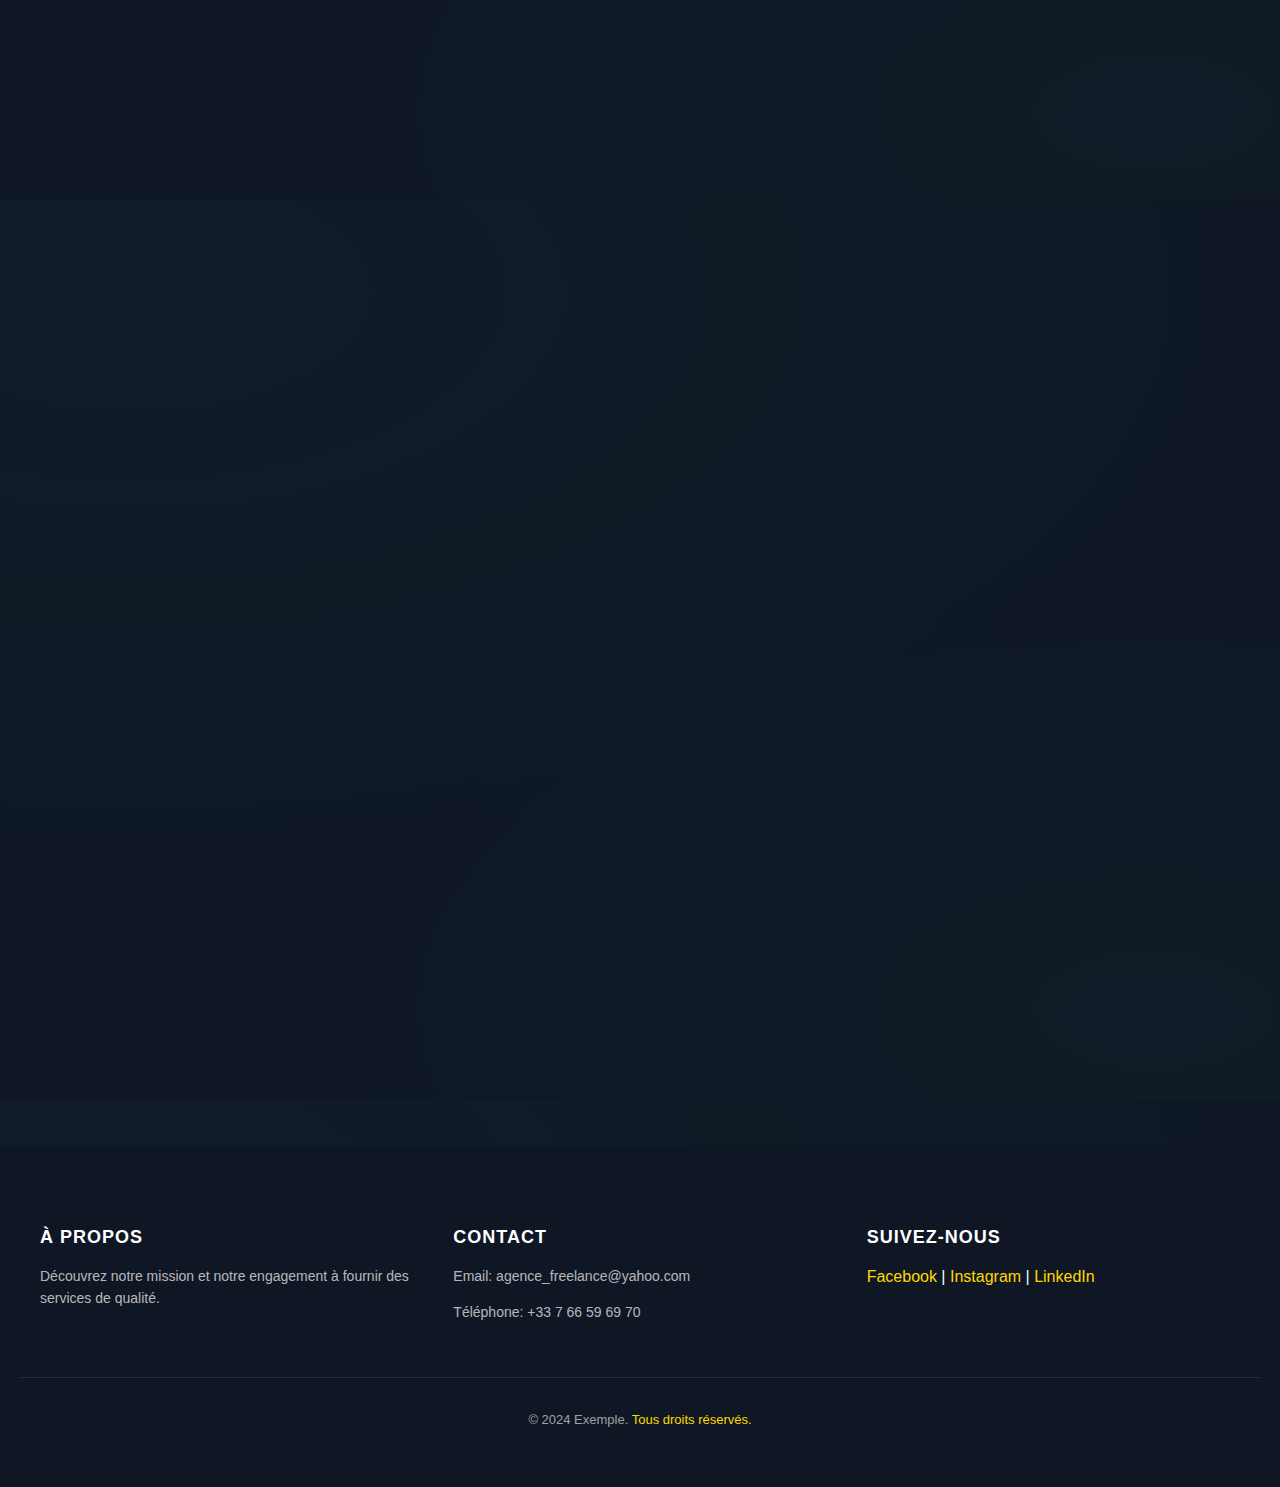
<file: reseaux-sociaux.html>
<!doctype html>
<html lang="fr">
<head>
  <meta charset="utf-8" />
  <meta name="viewport" content="width=device-width,initial-scale=1" />
  <title>Agence Freelance — Réseaux Sociaux</title>
  <link rel="icon" href="logo.png">
  <style>
    /* ---------- ROOT & TYPO ---------- */
    :root{
      --bg:#0f1724; /* bleu nuit */
      --card-1:#1c273c;
      --card-2:#0e1622;
      --accent-1: #00c6a7;
      --accent-2: #1de9b6;
      --muted: rgba(255,255,255,0.65);
      --cream: #f5f1e9;
      --glass: rgba(255,255,255,0.03);
      --radius: 18px;
      --card-padding: 34px;
      --max-width: 1200px;
      --transition: 0.38s cubic-bezier(.2,.9,.3,1);
      font-family: Inter, "Segoe UI", Roboto, "Helvetica Neue", Arial, sans-serif;
    }

    /*--------- Détail doré pour mot important ---------*/
    .highlight {
    color: #ffd700;
    font-weight: bold;
}

  .highlight1 {
      color :#1C2942;
      font-weight: bold;
  }


    /* ---------- BARRE NAV ------------*/

    .burger-menu-starter {
  transition: transform 0.4s ease-in-out; /* fluide */
}


    .burger-menu-starter {
    width: 100%;
    background: rgba(222, 216, 207, 0.95); /* beige légèrement transparent */
    padding: 10px 30px;
    display: flex;
    align-items: center;
    justify-content: space-between;
    position: sticky;
    top: 0;
    z-index: 1000;
    box-shadow: 0 2px 15px rgba(0, 0, 0, 0.08);
    backdrop-filter: blur(10px);
}

.burger-logo img {
    width: 120px;
    border-radius: 50%;
    position: relative;
    left: 140%;
    transition: transform 0.3s ease;
}
.burger-logo img:hover {
    transform: rotate(5deg) scale(1.05);
}

.nav-items-starter {
    display: flex;
    list-style: none;
    gap: 25px;
}

.nav-items-starter li {
    position: relative;
    cursor: pointer;
    font-size: 18px;
    color: #104f55; /* vert d’eau foncé */
    font-weight: 500;
    transition: color 0.3s ease;
}

.nav-items-starter li:hover {
    color: #1aa59c; /* vert d’eau clair */
}

.nav-items-starter li a {
    color: #104f55; 
    text-decoration: none;
    font-size: 18px;
    transition: color 0.3s;
}

.nav-items-starter li a:hover {
    color: #1aa59c;
}

.nav-item-submenu:hover .submenu-starter {
    display: block;
}

.submenu-starter {
    display: none;
    position: absolute;
    top: 25px;
    left: 0;
    background-color: #f8f6f2;
    border-radius: 8px;
    padding: 10px;
    min-width: 200px;
    box-shadow: 0 0 15px rgba(26, 165, 156, 0.25);
    z-index: 10;
}

.submenu-starter li {
    margin: 5px 0;
    color: #104f55;
    transition: color 0.3s ease;
}
.submenu-starter li:hover {
    color: #1aa59c;
}

.submenu-detail {
    display: none;
    margin-left: 15px;
    margin-top: 3px;
}

.submenu-starter li:hover .submenu-detail {
    display: block;
}

.cta-contact-starter{
    background-color: #1aa59c;  /* vert eau clair */
    color: white;
    text-decoration: none;
    position: relative;
    text-decoration: none;
    display: block;
    right: 80px;
    border: none;
    padding: 10px 22px;
    border-radius: 50px;
    cursor: pointer;
    font-weight: 600;
    transition: transform 0.3s, background-color 0.3s;
}

.cta-contact-starter:hover {
    transform: scale(1.05);
    background-color: #ffd700; /* ton doré accent */
}

/* Quand le menu burger est ouvert, on cache le bouton */
body.menu-open .cta-contact-starter {
  opacity: 0;
  pointer-events: none;
  visibility: hidden;
  transition: opacity 0.3s ease, visibility 0.3s ease;
}




    /* ---------- PAGE LAYOUT ---------- */
    html,body{height:100%;}
    body{
      margin:0;
      background: radial-gradient(1200px 600px at 10% 10%, rgba(0,198,167,0.03), transparent),
                  radial-gradient(900px 450px at 90% 90%, rgba(29,233,182,0.02), transparent),
                  var(--bg);
      color:var(--cream);
      -webkit-font-smoothing:antialiased;
      -moz-osx-font-smoothing:grayscale;
      line-height:1.45;
    }

    /* Placeholder header spacer so you can paste your header above */
    .header-spacer{
      height:96px; /* adapte si ton header est plus grand */
      width:100%;
    }

    main.container{
      max-width:var(--max-width);
      margin: 30px auto 80px;
      padding: 0 24px;
      position:relative;
      z-index:2;
    }

    /* ---------- SECTION ---------- */
    section.social-media-section{
      position:relative;
      overflow:visible;
      padding: 60px 28px 100px;
      border-radius: 20px;
      background: linear-gradient(180deg, rgba(255,255,255,0.01), rgba(255,255,255,0.00));
      box-shadow: 0 6px 40px rgba(2,6,23,0.6);
      isolation:isolate;
    }

    .social-top{
      display:flex;
      align-items:flex-start;
      gap:28px;
      justify-content:space-between;
      flex-wrap:wrap;
      margin-bottom:28px;
    }
    .section-intro{
      max-width:760px;
    }
    h1.section-title{
      margin:0 0 8px 0;
      color: #fff;
      font-size: clamp(1.6rem, 2.6vw, 2.4rem);
      letter-spacing: -0.02em;
    }
    p.section-subtitle{
      margin:0;
      color:var(--muted);
      font-size:1.03rem;
    }

    /* CTA group top right (optionnel) */
    .top-cta{
      display:flex;
      gap:12px;
      align-items:center;
      margin-top:6px;
    }
    .top-cta .small-btn{
      background: linear-gradient(90deg, var(--accent-1), var(--accent-2));
      border:none;
      text-decoration: none;
      font-size: 12px;
      color:var(--bg);
      padding:10px 14px;
      border-radius:999px;
      font-weight:600;
      cursor:pointer;
      box-shadow:0 6px 18px rgba(0,198,167,0.14);
      transition:transform var(--transition), box-shadow var(--transition);
    }
    .top-cta .small-btn:hover{ transform:translateY(-3px); box-shadow:0 14px 30px rgba(0,198,167,0.18); }

    /* ---------- CARDS GRID ---------- */
    .social-cards{
      display:grid;
      grid-template-columns: repeat(3, 1fr);
      gap:28px;
      margin-top:26px;
    }

    /* Mobile adjustments */
    @media (max-width:1000px){
      .social-cards{ grid-template-columns: repeat(2, 1fr); }
    }
    @media (max-width:680px){
      .social-cards{ grid-template-columns: 1fr; }
      .header-spacer{ height:72px; }
    }

    /* ---------- OFFER CARD ---------- */
    .offer-card{
      position:relative;
      background: linear-gradient(145deg, var(--card-1), var(--card-2));
      border-radius: var(--radius);
      padding: var(--card-padding);
      min-height: 260px;
      box-shadow: 0 8px 30px rgba(4,10,20,0.55);
      overflow:hidden;
      transition: transform var(--transition), box-shadow var(--transition);
      border:1px solid rgba(255,255,255,0.02);
    }

    /* animated border (subtle rotating gradient) */
    .offer-card::before{
      content:"";
      position:absolute;
      inset:-2px;
      z-index:0;
      background: linear-gradient(90deg, rgba(0,198,167,0.06), rgba(29,233,182,0.06));
      border-radius: calc(var(--radius) + 2px);
      filter: blur(12px);
      opacity:0;
      transition:opacity var(--transition);
      pointer-events:none;
    }
    .offer-card:hover::before{ opacity:1; transform: rotate(0.01deg); }

    .offer-card .card-inner{
      position:relative;
      z-index:2;
      height:100%;
      display:flex;
      flex-direction:column;
    }

    .offer-top{
      display:flex;
      justify-content:space-between;
      gap:12px;
      align-items:flex-start;
    }

    .offer-badge{
      background: linear-gradient(90deg, var(--accent-1), var(--accent-2));
      color: var(--bg);
      padding:6px 12px;
      border-radius: 999px;
      font-weight:700;
      font-size:0.85rem;
      box-shadow: 0 6px 18px rgba(0,198,167,0.10);
      transform-origin:center;
    }

    .offer-title{
      margin:0 0 8px 0;
      color:#fff;
      font-size:1.15rem;
      letter-spacing:-0.01em;
    }
    .offer-sub{
      margin:0;
      color:var(--muted);
      font-size:0.95rem;
    }

    .offer-body{
      margin-top:14px;
      color:var(--cream);
      font-size:0.95rem;
      line-height:1.5;
      flex:1;
    }

    /* list inside card */
    .offer-list{
      margin:12px 0 22px 0;
      padding:0 0 0 18px;
      color:var(--muted);
    }
    .offer-list li{ margin-bottom:8px; }

    /* CTA button in card (slide up) */
    .card-cta{
      display:inline-block;
      background: linear-gradient(90deg, var(--accent-1), var(--accent-2));
      color: var(--bg);
      padding:12px 20px;
      border-radius:28px;
      font-weight:700;
      border:none;
      cursor:pointer;
      box-shadow: 0 8px 30px rgba(0,198,167,0.12);
      transition: transform var(--transition), box-shadow var(--transition);
      align-self:center;
      transform: translateY(16px);
      opacity:0;
      margin-top: 20px;
    }
    .offer-card:hover .card-cta{
      transform: translateY(0);
      opacity:1;
    }
    .card-cta:focus{ outline: 3px solid rgba(29,233,182,0.18); }


    .card-cta a{
      color: var(--bg);
      text-decoration: none;
    }


    /* subtle hover lift */
    .offer-card:hover{
      transform: translateY(-6px) scale(1.01);
      box-shadow: 0 18px 50px rgba(2,6,23,0.7);
    }

    /* highlight variant */
    .offer-card.highlight{
      background: linear-gradient(145deg, rgba(1,23,33,0.9), rgba(7,20,29,0.95));
      border: 1px solid rgba(29,233,182,0.06);
    }

    /* icon / visual accent (circle) */
    .card-accent{
      width:64px;
      height:64px;
      border-radius:12px;
      background: linear-gradient(180deg, rgba(255,255,255,0.03), rgba(255,255,255,0.01));
      display:flex;
      align-items:center;
      justify-content:center;
      color:var(--accent-1);
      font-weight:700;
      font-size:1.05rem;
      box-shadow: inset 0 -6px 18px rgba(0,0,0,0.45);
      flex-shrink:0;
    }

    /* tiny footnote / price */
    .offer-footer{
      margin-top:14px;
      display:flex;
      justify-content:space-between;
      align-items:center;
      gap:12px;
      color:var(--muted);
      font-size:0.92rem;
    }

    /* ----------- CSS confiance et identité bas de page ---------------*/

    .about-agence {
    margin: 100px auto;
    padding: 60px 30px;
    max-width: 1200px;
    display: flex;
    justify-content: center;
    align-items: center;
    background: linear-gradient(145deg, #f8f6f2, #e5eae6);
    border-radius: 25px;
    box-shadow: 0 0 30px rgba(26, 165, 156, 0.15);
    position: relative;
    overflow: hidden;
    transition: all 0.5s ease;
}

.about-agence:hover {
    transform: scale(1.02);
    box-shadow: 0 0 45px rgba(255, 215, 0, 0.3);
}

.about-agence::before {
    content: "";
    position: absolute;
    inset: 0;
    background: linear-gradient(135deg, rgba(26,165,156,0.15), rgba(255,215,0,0.1));
    opacity: 0;
    transition: opacity 0.6s ease;
}
.about-agence:hover::before {
    opacity: 1;
}

.about-box {
    z-index: 2;
    color: #104f55;
    text-align: center;
    line-height: 1.7;
    font-size: 17px;
}
.about-box h2 {
    color: #1aa59c;
    font-size: 30px;
    margin-bottom: 20px;
}

.type-a {
  background: linear-gradient(145deg, #f8f6f2, #e5eae6);
  color: #104f55;
}

.type-b {
  background: linear-gradient(145deg, #0f1724, #152238);
  color: #f1f1f1;
  box-shadow: 0 0 35px rgba(0, 198, 167, 0.15);
}

/* Animation des bulles dans les blocs */
.about-bg {
  position: absolute;
  inset: 0;
  z-index: 0;
  overflow: hidden;
}

.about-bg span {
  position: absolute;
  bottom: 0;
  background: rgba(0, 198, 167, 0.35);
  box-shadow: 0 0 10px rgba(0, 198, 168, 0.878);
  border-radius: 50%;
  animation: aboutFloat 10s linear infinite;
}

@keyframes aboutFloat {
  0% {
    transform: translateY(0) scale(1);
    opacity: 0;
  }
  20% {
    opacity: 0.4;
  }
  100% {
    transform: translateY(-110vh) scale(1.3);
    opacity: 0;
  }
}

/* Survol avec léger effet de halo */
.about-agence:hover {
  transform: scale(1.02);
  box-shadow: 0 0 45px rgba(255, 215, 0, 0.3);
}

/* Apparition fluide au scroll */
.about-agence {
  opacity: 0;
  transform: translateY(30px);
  transition: all 0.8s ease;
}

.about-agence.visible {
  opacity: 1;
  transform: translateY(0);
}


    /* badge special - positioned inside highlight */
    .offer-card .floating-badge{
      position:absolute;
      top:14px;
      right:14px;
      z-index:3;
      transform-origin:center;
      transition: transform var(--transition);
    }
    .offer-card.highlight:hover .floating-badge{ transform: scale(1.06); }

    /* ---------- BACKGROUND ANIMATION (BULLES) ---------- */
    .background-animation{
      position:absolute;
      inset:0;
      z-index:0;
      pointer-events:none;
      overflow:hidden;
      mix-blend-mode: screen;
      transform: translate3d(0,0,0);
    }
    .background-animation span{
      position:absolute;
      width:8px;
      height:8px;
      background: rgba(0,198,167,0.35);
      box-shadow: 0 0 12px rgba(0,198,167,0.9);
      border-radius:50%;
      bottom: -20px;
      opacity:0;
      animation: floatUp linear infinite;
      will-change:transform, opacity;
    }
    @keyframes floatUp {
      0%{ transform: translateY(0) scale(1); opacity:0; }
      8%{ opacity:0.35; }
      60%{ opacity:0.6; }
      100%{ transform: translateY(-110vh) scale(1.25); opacity:0; }
    }


    /* ----------- FOOTER ----------*/

    footer {
    background-color: #0f1724; /* même fond que le reste du site */
    color: #f8f9fa; /* blanc crème doux */
    padding: 60px 20px 20px 20px;
    text-align: center;
    position: relative;
    z-index: 10;
    top: 0px;
}

.footer-container {
    display: flex;
    flex-wrap: wrap;
    justify-content: space-around;
    gap: 40px;
    max-width: 1200px;
    margin: 0 auto;
    
}

.footer-section {
    flex: 1 1 250px;
    text-align: left;
}

.footer-section h3 {
    color: #ffffff;
    margin-bottom: 15px;
    font-size: 18px;
    text-transform: uppercase;
    letter-spacing: 1px;
}

.footer-section p {
    color: rgba(255, 255, 255, 0.7);
    font-size: 14px;
    line-height: 1.6;
}

.footer-section a {
    color: #ffd700; /* doré élégant pour contraster */
    text-decoration: none;
    font-weight: 500;
    transition: color 0.3s ease;
}

.footer-section a:hover {
    color: #ffffff;
}

.footer-bottom {
    margin-top: 40px;
    padding-top: 20px;
    border-top: 1px solid rgba(255, 255, 255, 0.1);
    font-size: 13px;
    color: rgba(255, 255, 255, 0.6);
}

.footer-bottom a {
    color: #ffd700;
    text-decoration: none;
}

.footer-bottom a:hover {
    text-decoration: underline;
}

    /* small helper: visually hidden for accessibility */
    .sr-only{position:absolute;left:-9999px;top:auto;width:1px;height:1px;overflow:hidden;}


    /*-------- RESPONSIVE --------*/

    /* ---------- RESPONSIVE ADDITIONS ---------- */

/* Header nav mobile */
@media (max-width: 768px) {
  .nav-items-starter {
    flex-direction: column;
    gap: 12px;
    background: rgba(255,255,255,0.95);
    position: absolute;
    top: 60px;
    left: 0;
    width: 100%;
    padding: 10px 0;
    display: none; /* caché par défaut */
  }



  .nav-items-starter.show {
    display: flex;
  }

  .nav-items-starter li {
    font-size: 16px;
    text-align: center;
  }

  .burger-menu-starter {
    flex-wrap: wrap;
    padding: 10px 20px;
  }


  .top-cta {
    flex-direction: column;
    gap: 8px;
    margin-top: 12px;
  }
}

/* Cards grid responsive */
@media (max-width: 1000px) {
  .social-cards {
    grid-template-columns: repeat(2, 1fr);
    gap: 20px;
  }
}

@media (max-width: 680px) {
  .social-cards {
    grid-template-columns: 1fr;
    gap: 16px;
  }

  .header-spacer {
    height: 72px;
  }

  .offer-card .card-inner {
    padding: 20px;
  }

  .section-title {
    font-size: 1.8rem;
  }

  .section-subtitle {
    font-size: 1rem;
  }

  .top-cta .small-btn {
    width: 100%;
    text-align: center;
  }
}

/* About-agence sections */
@media (max-width: 900px) {
  .about-agence {
    padding: 40px 20px;
  }

  .about-box {
    font-size: 16px;
  }

  .about-box h2 {
    font-size: 24px;
  }
}

/*BURGER MENU*/
/* Burger toggle styling */
.burger-toggle {
  display: none; /* affiché seulement sur mobile */
  flex-direction: column;
  justify-content: space-between;
  width: 28px;
  height: 22px;
  cursor: pointer;
}

.burger-toggle span {
  display: block;
  height: 3px;
  width: 100%;
  background-color: #104f55; /* couleur comme ton nav */
  border-radius: 2px;
  transition: all 0.3s ease;
}

/* Animation burger ouvert */
.burger-toggle.active span:nth-child(1) {
  transform: rotate(45deg) translate(5px, 5px);
}
.burger-toggle.active span:nth-child(2) {
  opacity: 0;
}
.burger-toggle.active span:nth-child(3) {
  transform: rotate(-45deg) translate(6px, -6px);
}

/* Affichage nav mobile */
@media (max-width:768px) {
  .burger-toggle { display: flex; }
  
  .nav-items-starter {
    position: absolute;
    top: 60px;
    left: 0;
    width: 100%;
    flex-direction: column;
    background: rgba(255,255,255,0.95);
    display: none;
    padding: 10px 0;
    gap: 12px;
  }

  .nav-items-starter.show {
    display: flex;
  }

  .nav-items-starter li {
    font-size: 16px;
    text-align: center;
  }

  .cta-contact-starter {
    width: auto;
    position: relative;
    left: -200px;
    margin-top: 10px;
    text-align: center;
  }
}

  </style>
</head>
<body>
  <nav class="burger-menu-starter">
    <!-- Bouton burger -->
    <div class="burger-toggle">
      <span></span>
      <span></span>
      <span></span>
    </div>

        <div class="burger-logo">
            <img src="logo.png" alt="Logo Starter Pack">
        </div>
        <ul class="nav-items-starter">
            <li><a href="index.html">Accueil</a></li>
            <li class="nav-item-submenu">Nos services
                <ul class="submenu-starter">
                    <li>Site Web
                        <ul class="submenu-detail">
                            <li><a href="offre-principal.html">Principal</a></li>
                            <li><a href="offre-secondaire.html">Secondaire</a></li>
                            <li><a href="offre-pro.html">Professionnelle</a></li>
                        </ul>
                    </li>
                    <li>Packaging
                        <ul class="submenu-detail">
                            <li><a href="starter-pack.html">Starter pack</a></li>
                            <li><a href="package-business.html">Business pack</a></li>
                            <li><a href="package-pro.html">Pro pack</a></li>
                        </ul>
                    </li>
                </ul>
            </li>
            <li class="nav-item-submenu">Nos compétences
                <ul class="submenu-starter">
                    <li><a href="abouts_us.html">À propos de nous</a></li>
                    <li><a href="portfolio.html">Nos réalisations</a></li>
                </ul>
            </li>
        </ul>
       
        <a class = "cta-contact-starter"href="contact.html">Nous contacter</a>
        
    </nav>
  <!-- === header spacer (paste ton header au-dessus si besoin) === -->
  <div class="header-spacer" aria-hidden="true"></div>

  <main class="container" role="main">
    <section id="social-media" class="social-media-section" aria-labelledby="sm-title">
      <!-- background animation container -->
      <div class="background-animation" aria-hidden="true"></div>

      <div class="social-top">
        <div class="section-intro">
          <h1 id="sm-title" class="section-title">Nos Services — Réseaux Sociaux</h1>
          <p class="section-subtitle">
            Développez votre présence en ligne grâce à des stratégies modernes et percutantes — contenu, branding,
            et automatisation adaptés à votre audience.
          </p>
        </div>

        <div class="top-cta" aria-hidden="false">
          <a class="small-btn" href="contact.html">Demander un devis</a>
          <a class="small-btn" href="portfolio.html">Voir portfolio</a>
        </div>
      </div>

      <!-- CARDS -->
      <div class="social-cards" role="list">
        <!-- OFFER 1 -->
        <article class="offer-card" role="listitem" aria-labelledby="offer-1-title">
          <div class="card-inner">
            <div class="offer-top">
              <div style="display:flex;gap:14px;align-items:flex-start">
                <div class="card-accent" aria-hidden="true">01</div>
                <div>
                  <h2 id="offer-1-title" class="offer-title">Setup Réseaux Sociaux</h2>
                  <p class="offer-sub">Création complète et paramétrage professionnel du/des comptes.</p>
                </div>
              </div>

              <div class="offer-badge" aria-hidden="true">Nouveau</div>
            </div>

            <div class="offer-body" aria-label="Détails de l'offre 1">
              <p>
                Au delà de la création du compte, nous vous offrons un <strong>logo</strong> et une <strong>palette de couleur</strong> cohérente, un réseau social <strong>(ré)organisé</strong> prêt a accueillir une audience.
              </p>

              <ul class="offer-list" aria-hidden="false">
                <li>Création du profil (bio + description optimisée)</li>
                <li>Intégration d’un logo sur mesure (1 proposition + révisions)</li>
                <li>Paramétrage complet : contact, boutique, stories à la une</li>
                <li>Harmonisation couleurs et 3 templates de publication</li>
              </ul>

              <div class="offer-footer">
                <span>Forfait de démarrage</span>
                <span style="font-weight:800;color:var(--cream)">À partir de 44,99€</span>
              </div>

              <button class="card-cta" type="button"><a href="contact.html">Démarrer mon projet</a></button>
            </div>
          </div>
        </article>

        <!-- OFFER 2 (HIGHLIGHT) -->
        <article class="offer-card highlight" role="listitem" aria-labelledby="offer-2-title">
          <div class="floating-badge" aria-hidden="true">
            <span class="offer-badge">⭐ Très demandée</span>
          </div>

          <div class="card-inner">
            <div class="offer-top">
              <div style="display:flex;gap:14px;align-items:flex-start">
                <div class="card-accent" aria-hidden="true">02</div>
                <div>
                  <h2 id="offer-2-title" class="offer-title">Gestion du compte - Standart — 4 Semaines</h2>
                  <p class="offer-sub">Pack contenu complet — jusqu'à 4 publications/semaine + reporting.</p>
                </div>
              </div>
            </div>

            <div class="offer-body" aria-label="Détails de l'offre 2">
              <p>
                Grâce a un plan stratégique défini ensemble, nous vous créons du contenu et le publions de manière a développer votre audience. Ce service inclu un retour des performances détaillés et réguliers.
              </p>

              <ul class="offer-list">
                <li>Plan de contenu stratégique (calendrier éditorial)</li>
                <li>Création visuelle : photos, carrousels, Reels courts</li>
                <li>Rédaction & hashtags optimisés pour reach</li>
                <li>Analyse hebdomadaire et ajustements</li>
              </ul>

              <div class="offer-footer">
                <span>Engagement 4 semaines</span>
                <span style="font-weight:800;color:var(--cream)">Pack pro — 119,99€</span>
              </div>

              <button class="card-cta" type="button"><a href="contact.html">Démarrer mon projet</a></button>
            </div>
          </div>
        </article>

        <!-- OFFER 3 -->
        <article class="offer-card" role="listitem" aria-labelledby="offer-3-title">
          <div class="card-inner">
            <div class="offer-top">
              <div style="display:flex;gap:14px;align-items:flex-start">
                <div class="card-accent" aria-hidden="true">03</div>
                <div>
                  <h2 id="offer-3-title" class="offer-title">Gestion du compte - Premium — Publication Quotidienne - 4 semaines</h2>
                  <p class="offer-sub">Visibilité maximale : post + story quotidiens, suivi serré.</p>
                </div>
              </div>
            </div>

            <div class="offer-body" aria-label="Détails de l'offre 3">
              <p>
                En vous offrant cette offre premium, vous bénéficierez d'une création de contenu <strong>quotidienne</strong>, un retour des performances <strong>détaillé</strong> et <strong>régulier</strong>, réponse aux commentaires, au message (si demandé)
              </p>

              <ul class="offer-list">
                <li>Contenu quotidien (posts + stories)</li>
                <li>Reporting détaillé & recommandations stratégiques</li>
                <li>Community management : modération & réponses</li>
                <li>Optimisation publicitaire (optionnelle)</li>
              </ul>

              <div class="offer-footer">
                <span>Idéal pour croissance agressive</span>
                <span style="font-weight:800;color:var(--cream)">169,90€</span>
              </div>

              <button class="card-cta" type="button"><a href="contact.html">Démarrer mon projet</a></button>
            </div>
          </div>
        </article>
      </div> <!-- /.social-cards -->
    </section>
  </main>

  <!-- SECTION 1 -->
<section class="about-agence type-a">
  <div class="background-animation about-bg"></div>
  <div class="about-box">
    <h2>Identité, expertise & vision</h2>
    <p class="about-text">
      Nous sommes <span class="highlight1">Agence_Freelance</span>, une équipe passionnée par le 
      <span class="highlight1">digital</span> et la <span class="highlight1">création de contenu</span>.
      Notre mission : <span class="highlight1">aider les marques à se démarquer</span> sur les réseaux grâce à une stratégie
      humaine et authentique. Chaque projet est une histoire à raconter, une opportunité de construire une 
      <span class="highlight1">identité forte</span> et cohérente. Nous allions <span class="highlight1">créativité</span>,
      <span class="highlight1">analyse</span> et <span class="highlight1">storytelling</span> pour créer une connexion réelle entre votre marque et votre audience.
      Chez nous, rien n’est laissé au hasard : chaque couleur, chaque mot, chaque publication a un sens. 
      Notre but : transformer votre présence en ligne en une <span class="highligh1t">influence durable</span>.
    </p>
  </div>
</section>

<!-- SECTION 2 -->
<section class="about-agence type-b">
  <div class="background-animation about-bg"></div>
  <div class="about-box">
    <h2>Relation client & méthode</h2>
    <p class="about-text">
      Collaborer avec <span class="highlight">Agence_Freelance</span>, c’est choisir la 
      <span class="highlight">transparence</span>, l’écoute et la <span class="highlight">co-création</span>.
      Nous commençons par comprendre vos besoins, vos valeurs et vos ambitions.
      Chaque stratégie repose sur trois piliers : <span class="highlight">analyse</span>, 
      <span class="highlight">création</span> et <span class="highlight">optimisation</span>.
      Nous créons du contenu qui attire, engage et fidélise.
      Notre équipe réunit des <span class="highlight">talents complémentaires</span>, capables d’allier vision artistique et performance mesurable.
      Nous croyons que la réussite ne se mesure pas en likes, mais en <span class="highlight">impact réel</span>.
      Chaque client est un partenaire à long terme, accompagné avec <span class="highlight">rigueur</span> et <span class="highlight">bienveillance</span>.
    </p>
  </div>
</section>

<!-- SECTION 3 -->
<section class="about-agence type-a">
  <div class="background-animation about-bg"></div>
  <div class="about-box">
    <h2>Valeurs & vision d’avenir</h2>
    <p class="about-text">
      Nous croyons en une communication <span class="highlight1">humaine</span>, 
      <span class="highlight1">créative</span> et <span class="highlight1">porteuse de sens</span>.
      Le digital n’est pas une course à la visibilité, mais un <span class="highlight1">outil d’expression</span>.
      Nos valeurs : <span class="highlight1">authenticité</span>, <span class="highlight1">innovation</span>, 
      <span class="highlight1">respect</span> et <span class="highlight1">collaboration</span>.
      Nous plaçons toujours la <span class="highlight1">valeur humaine</span> avant la performance.
      Notre vision : construire des <span class="highlight1">marques durables</span>, inspirantes et sincères.
      <span class="highlight1">Agence_Freelance</span>, c’est plus qu’une agence : un 
      <span class="highlight1">partenaire de croissance</span>, un moteur d’idées, une 
      <span class="highlight1">expérience humaine du digital</span>.  
      Nous avançons avec une seule ambition : <span class="highlight1">faire briller votre identité</span>, avec passion et élégance.
    </p>
  </div>
</section>


<footer>
        <div class="footer-container">
            <div class="footer-section">
                <h3>À propos</h3>
                <p>Découvrez notre mission et notre engagement à fournir des services de qualité.</p>
            </div>
            <div class="footer-section">
                <h3>Contact</h3>
                <p>Email: agence_freelance@yahoo.com</p>
                <p>Téléphone: +33 7 66 59 69 70</p>
            </div>
            <div class="footer-section">
                <h3>Suivez-nous</h3>
                <a href="#">Facebook</a> | 
                <a href="https://www.instagram.com/agence_freelance/">Instagram</a> | 
                <a href="#">LinkedIn</a>
            </div>
        </div>
        <div class="footer-bottom">
            <p>&copy; 2024 Exemple. <a href="conditions_utilisations.html">Tous droits réservés.</a></p>
        </div>

        <!-- Put this code anywhere in the body of your page where you want the badge to show up. -->

        <div itemscope itemtype='http://schema.org/Person' class='fiverr-seller-widget' style='display: inline-block;'>
            <a itemprop='url' href=https://www.fiverr.com/antoine_gabriel rel="nofollow" target="_blank" style='display: inline-block;'>
            <div class='fiverr-seller-content' id='fiverr-seller-widget-content-8cc4f058-45c5-4968-bc6d-2c622e08a43a' itemprop='contentURL' style='display: none;'></div>
            <div id='fiverr-widget-seller-data' style='display: none;'>
                <div itemprop='name' >antoine_gabriel</div>
                <div itemscope itemtype='http://schema.org/Organization'><span itemprop='name'>Fiverr</span></div>
                <div itemprop='jobtitle'>Seller</div>
                <div itemprop='description'>Bonjour, je suis étudiant dans dans le domaine de l'informatique. Au cours de mon apprentissage j'ai pu acquérir de nombreuses notions de développement mais je suis aussi en mesure de vous aider dans votre communication par le biais des réseaux sociaux ( exemple : Instagram, Facebook, TikTok, YouTube, Twitter...)</div>
            </div>
        </a>
        </div>
        

        <script id='fiverr-seller-widget-script-8cc4f058-45c5-4968-bc6d-2c622e08a43a' src='https://widgets.fiverr.com/api/v1/seller/antoine_gabriel?widget_id=8cc4f058-45c5-4968-bc6d-2c622e08a43a' data-config='{"category_name":"Digital Marketing"}' async='true' defer='true'></script>

    </footer>



  <script>
    /* ---------- BULLES (background-animation) ---------- */
    (function(){
      const bg = document.querySelector('.background-animation');

      // create spans (bubbles)
      for (let i = 0; i < 30; i++) {
        const span = document.createElement('span');
        const size = Math.random() * 14 + 6;         // px
        const duration = Math.random() * 28 + 12;   // s
        const left = Math.random() * 100;           // %
        const delay = Math.random() * -20;          // negative delay to vary starting pos

        span.style.width = `${size}px`;
        span.style.height = `${size}px`;
        span.style.left = `${left}%`;
        span.style.bottom = `-10px`;
        span.style.opacity = Math.random() * 0.6 + 0.1;
        span.style.animationDuration = `${duration}s`;
        span.style.animationDelay = `${delay}s`;
        span.style.borderRadius = '50%';

        // subtle size variation in box-shadow to diversify glow
        span.style.boxShadow = `0 0 ${Math.max(6, size)}px rgba(0,198,167,${Math.random() * 0.9 + 0.2})`;

        bg.appendChild(span);
      }

      // interaction with mouse to create parallax
      document.addEventListener('mousemove', e => {
        const x = (e.clientX / window.innerWidth - 0.5) * 18; // multiplier for subtlety
        const y = (e.clientY / window.innerHeight - 0.5) * 10;
        bg.style.transform = `translate3d(${x}px, ${y}px, 0)`;
      });

      // make sure animation keeps smooth on resize
      window.addEventListener('resize', () => {
        // no-op for now; kept in case of future enhancement
      });
    })();

    // --- Animation des bulles ---
    document.querySelectorAll('.about-bg').forEach(bg => {
      for (let i = 0; i < 18; i++) {
        const span = document.createElement('span');
        const size = Math.random() * 12 + 4;
        const duration = Math.random() * 20 + 10;
        const left = Math.random() * 100;
        const delay = Math.random() * 15;

        span.style.width = `${size}px`;
        span.style.height = `${size}px`;
        span.style.left = `${left}%`;
        span.style.animationDuration = `${duration}s`;
        span.style.animationDelay = `${delay}s`;
        bg.appendChild(span);
      }
    });

    // --- Apparition douce au scroll ---
    const sections = document.querySelectorAll('.about-agence');
    const revealOnScroll = () => {
      sections.forEach(sec => {
        const rect = sec.getBoundingClientRect();
        if (rect.top < window.innerHeight - 100) sec.classList.add('visible');
      });
    };
    window.addEventListener('scroll', revealOnScroll);
    revealOnScroll();


    let lastScrollTop = 0;
const navbar = document.querySelector('.burger-menu-starter');

window.addEventListener('scroll', () => {
  const scrollTop = window.scrollY || document.documentElement.scrollTop;

  // Scroll vers le bas → cacher la nav
  if (scrollTop > lastScrollTop && scrollTop > 100) {
    navbar.style.transform = 'translateY(-100%)';
    navbar.style.transition = 'transform 0.4s ease-in-out';
  } 
  // Scroll vers le haut → afficher la nav
  else {
    navbar.style.transform = 'translateY(0)';
    navbar.style.transition = 'transform 0.4s ease-in-out';
  }

  lastScrollTop = scrollTop <= 0 ? 0 : scrollTop; // éviter valeur négative
});


const burger = document.querySelector('.burger-toggle');
const nav = document.querySelector('.nav-items-starter');

burger.addEventListener('click', () => {
  nav.classList.toggle('show');
  burger.classList.toggle('active');

  // Ajoute ou retire la classe menu-open au body
  document.body.classList.toggle('menu-open');
});




  </script>
</body>
</html>
</file>
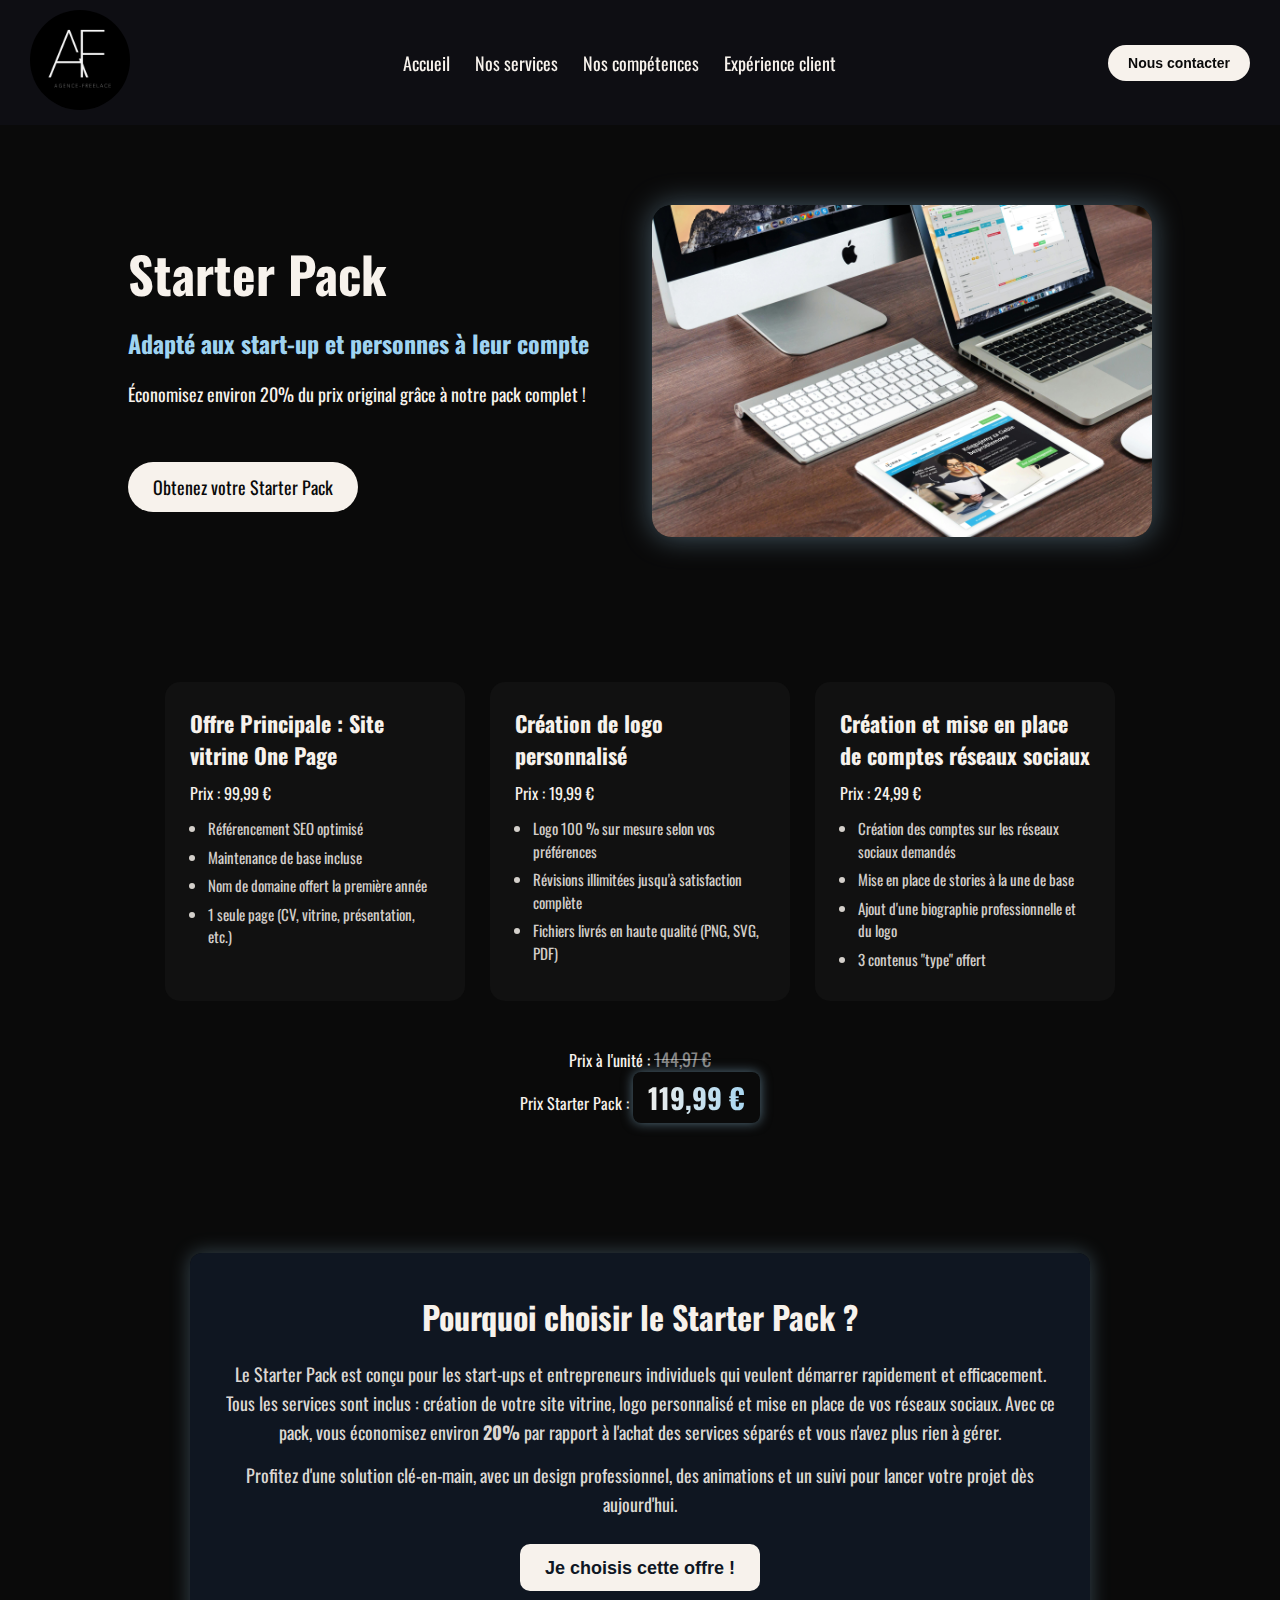
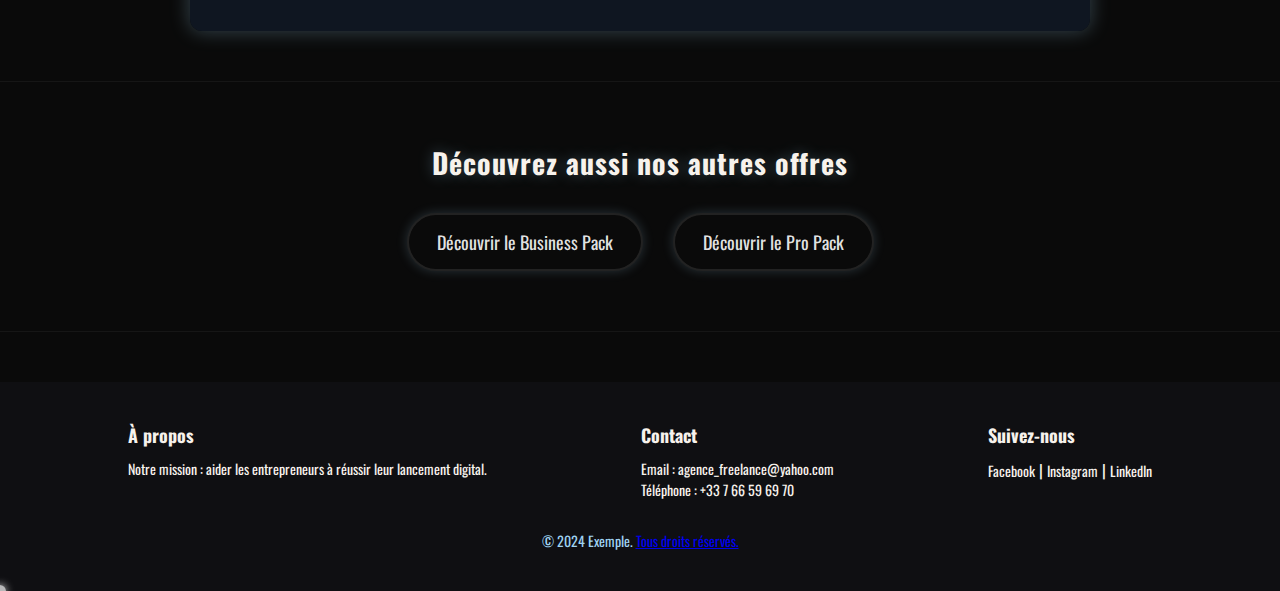
<file: starter-pack.html>
<!DOCTYPE html>
<html lang="fr">
<head>
<meta charset="UTF-8">
<meta name="viewport" content="width=device-width, initial-scale=1.0">
<title>Starter Pack - Agence Freelance</title>
<link rel="icon" href="logo.png">
<link href="https://fonts.googleapis.com/css2?family=Oswald:wght@300;400;700&display=swap" rel="stylesheet">
<style>
* {
    margin: 0;
    padding: 0;
    box-sizing: border-box;
}

/* ===== BODY ===== */
.body-starter-pack {
    background-color: #0a0a0a;
    color: #f7f2ec;
    font-family: 'Oswald', sans-serif;
    overflow-x: hidden;
    background-image: none;
}

/* ===== BURGER MENU ===== */
.barre-nav-starter {
    width: 100%;
    background-color: rgba(15, 15, 20, 0.95);
    padding: 10px 30px;
    display: flex;
    align-items: center;
    justify-content: space-between;
    position: sticky;
    top: 0;
    z-index: 1000;
}

.barre-nav-starter .burger-logo img {
    width: 100px;
    border-radius: 50%;
}

.nav-items-starter {
    display: flex;
    list-style: none;
    gap: 25px;
}

.nav-items-starter li {
    position: relative;
    cursor: pointer;
    font-size: 18px;
    transition: color 0.3s;
}

.nav-items-starter li:hover {
    color: #9fd3f1;
}

.nav-items-starter li a {
    color: #f7f2ec;
    text-decoration: none;
    font-size: 18px;
    transition: color 0.3s;
}

.nav-items-starter li a:hover {
    color: #9fd3f1;
}

.nav-item-submenu:hover .submenu-starter {
    display: block;
}

.submenu-starter {
    display: none;
    position: absolute;
    top: 20px;
    left: 0;
    background-color: #111;
    border-radius: 6px;
    padding: 10px;
    min-width: 200px;
    box-shadow: 0 0 15px rgba(159, 211, 241, 0.3);
    z-index: 10;
}

.submenu-starter li {
    margin: 5px 0;
    color: #f7f2ec;
}

.submenu-detail {
    display: none;
    margin-left: 15px;
    margin-top: 12px;
}

.submenu-starter li:hover .submenu-detail {
    display: block;
}

.cta-contact-starter button {
    background-color: #f7f2ec;
    color: #0a0a0a;
    border: none;
    padding: 10px 20px;
    border-radius: 50px;
    cursor: pointer;
    font-weight: bold;
    transition: transform 0.3s, background-color 0.3s;
}

.cta-contact-starter button:hover {
    transform: scale(1.05);
    background-color: #9fd3f1;
}

.cta-contact-starter a {
    text-decoration: none;
    color: #0a0a0a;
    font-size: 14px;
}

/* ===== MOBILE BURGER MENU ===== */
.mobile-burger-btn {
    display: none;
    flex-direction: column;
    gap: 6px;
    background: transparent;
    border: none;
    cursor: pointer;
    padding: 5px;
    z-index: 1001;
}

.mobile-burger-btn span {
    width: 30px;
    height: 3px;
    background-color: #f7f2ec;
    border-radius: 3px;
    transition: all 0.3s ease;
}

.mobile-burger-btn.active span:nth-child(1) {
    transform: rotate(45deg) translate(8px, 8px);
}

.mobile-burger-btn.active span:nth-child(2) {
    opacity: 0;
}

.mobile-burger-btn.active span:nth-child(3) {
    transform: rotate(-45deg) translate(8px, -8px);
}

.mobile-sidebar {
    position: fixed;
    top: 0;
    right: -100%;
    width: 80%;
    max-width: 350px;
    height: 100vh;
    background: linear-gradient(135deg, #0f0f12 0%, #1a1a1f 100%);
    box-shadow: -5px 0 20px rgba(0, 0, 0, 0.5);
    z-index: 1002;
    transition: right 0.4s cubic-bezier(0.68, -0.55, 0.265, 1.55);
    overflow-y: auto;
    padding: 20px;
}

.mobile-sidebar.open {
    right: 0;
}

.mobile-overlay {
    position: fixed;
    top: 0;
    left: 0;
    width: 100%;
    height: 100vh;
    background-color: rgba(0, 0, 0, 0.7);
    z-index: 1001;
    opacity: 0;
    visibility: hidden;
    transition: all 0.3s ease;
}

.mobile-overlay.active {
    opacity: 1;
    visibility: visible;
}

.mobile-sidebar-header {
    display: flex;
    justify-content: space-between;
    align-items: center;
    margin-bottom: 30px;
    padding-bottom: 20px;
    border-bottom: 2px solid rgba(159, 211, 241, 0.2);
}

.mobile-logo-animated {
    width: 80px;
    height: 80px;
    border-radius: 50%;
    animation: pulse 2s ease-in-out infinite;
    box-shadow: 0 0 20px rgba(159, 211, 241, 0.5);
}

@keyframes pulse {
    0%, 100% { transform: scale(1); box-shadow: 0 0 20px rgba(159, 211, 241, 0.5); }
    50% { transform: scale(1.05); box-shadow: 0 0 30px rgba(159, 211, 241, 0.8); }
}

.mobile-close-btn {
    background: transparent;
    border: none;
    color: #f7f2ec;
    font-size: 32px;
    cursor: pointer;
    transition: transform 0.3s, color 0.3s;
}

.mobile-close-btn:hover {
    transform: rotate(90deg);
    color: #9fd3f1;
}

.mobile-menu-list {
    list-style: none;
    padding: 0;
}

.mobile-menu-item {
    margin-bottom: 10px;
}

.mobile-menu-link {
    display: flex;
    justify-content: space-between;
    align-items: center;
    padding: 15px;
    color: #f7f2ec;
    text-decoration: none;
    font-size: 18px;
    border-radius: 10px;
    transition: all 0.3s ease;
    background: rgba(255, 255, 255, 0.02);
}

.mobile-menu-link:hover {
    background: rgba(159, 211, 241, 0.1);
    transform: translateX(10px);
    color: #9fd3f1;
}

.mobile-arrow {
    transition: transform 0.3s ease;
    font-size: 14px;
}

.mobile-arrow.rotate {
    transform: rotate(180deg);
}

.mobile-dropdown {
    max-height: 0;
    overflow: hidden;
    transition: max-height 0.4s ease;
    padding-left: 20px;
}

.mobile-dropdown.active {
    max-height: 500px;
}

.mobile-subdropdown {
    max-height: 0;
    overflow: hidden;
    transition: max-height 0.4s ease;
    padding-left: 20px;
}

.mobile-subdropdown.active {
    max-height: 300px;
}

.mobile-cta-btn {
    margin-top: 30px;
    width: 100%;
    padding: 15px;
    background: linear-gradient(135deg, #f7f2ec 0%, #9fd3f1 100%);
    color: #0a0a0a;
    border: none;
    border-radius: 50px;
    font-size: 18px;
    font-weight: bold;
    cursor: pointer;
    transition: all 0.3s ease;
    box-shadow: 0 5px 15px rgba(159, 211, 241, 0.3);
    animation: btnPulse 2s ease-in-out infinite;
}

@keyframes btnPulse {
    0%, 100% { box-shadow: 0 5px 15px rgba(159, 211, 241, 0.3); }
    50% { box-shadow: 0 8px 25px rgba(159, 211, 241, 0.6); }
}

.mobile-cta-btn:hover {
    transform: translateY(-3px);
    box-shadow: 0 10px 30px rgba(159, 211, 241, 0.5);
}

.mobile-cta-btn a {
    color: #0a0a0a;
    text-decoration: none;
}

/* ===== HERO ===== */
.hero-content-starter-pack {
    display: flex;
    justify-content: space-between;
    align-items: center;
    padding: 80px 10%;
    position: relative;
}

.hero-text-starter h1 {
    font-size: 50px;
    margin-bottom: 15px;
}

.hero-text-starter h3 {
    font-size: 24px;
    color: #9fd3f1;
    margin-bottom: 20px;
}

.hero-text-starter p {
    font-size: 18px;
    margin-bottom: 25px;
}

.cta-hero-starter {
    background-color: #f7f2ec;
    color: #0a0a0a;
    text-decoration: none;
    display: inline-block;
    margin-top: 30px;
    border: none;
    padding: 12px 25px;
    border-radius: 50px;
    font-size: 18px;
    cursor: pointer;
    transition: transform 0.3s, background-color 0.3s;
}

.cta-hero-starter:hover {
    transform: scale(1.05);
    background-color: #9fd3f1;
}

.hero-image-starter img {
    width: 500px;
    border-radius: 20px;
    box-shadow: 0 0 30px rgba(159, 211, 241, 0.4);
    animation: float 4s ease-in-out infinite;
}

/* ===== Pack Details ===== */
.starter-pack-details {
    display: flex;
    flex-wrap: wrap;
    gap: 25px;
    padding: 60px 10%;
    justify-content: center;
}

.pack-detail-list {
    margin-top: 12px;
    padding-left: 18px;
    list-style-type: disc;
    color: rgba(247, 242, 236, 0.85);
    font-size: 15px;
    line-height: 1.5;
}

.pack-detail-list li {
    margin-bottom: 6px;
    transition: color 0.3s ease;
}

.pack-detail-list li:hover {
    color: #9fd3f1;
}

.pack-box-starter {
    background-color: #111;
    padding: 25px;
    border-radius: 15px;
    width: 300px;
    transition: transform 0.3s;
}

.pack-box-starter:hover {
    transform: translateY(-10px);
    box-shadow: 0 0 20px rgba(159, 211, 241, 0.3);
}

.pack-box-starter h2 {
    margin-bottom: 10px;
    font-size: 22px;
}

.pack-box-starter p {
    font-size: 16px;
    color: #f7f2ec;
}

.starter-pack-pricing {
    margin: 20px 0;
    text-align: center;
    width: 100%;
}

.starter-pack-pricing-old span {
    text-decoration: line-through;
    color: rgba(255,255,255,0.5);
    font-size: 18px;
}

.starter-pack-pricing-current span {
    color: #f7f2ec;
    font-weight: 700;
    font-size: 28px;
    background: linear-gradient(90deg, #f7f2ec, #9fd3f1);
    -webkit-background-clip: text;
    -webkit-text-fill-color: transparent;
    display: inline-block;
    padding: 5px 15px;
    border-radius: 8px;
    box-shadow: 0 0 12px rgba(159,211,241,0.5);
}

.starter-pack-cta {
    background-color: rgba(15,23,36,0.9);
    padding: 40px 30px;
    margin: 50px auto;
    border-radius: 12px;
    max-width: 900px;
    text-align: center;
    box-shadow: 0 0 20px rgba(159,211,241,0.3);
    animation: fadeInUp 1s ease forwards;
}

.starter-pack-cta h2 {
    font-size: 32px;
    color: #f7f2ec;
    margin-bottom: 20px;
}

.starter-pack-cta p {
    font-size: 18px;
    line-height: 1.6;
    color: rgba(247,242,236,0.9);
    margin-bottom: 15px;
}

.starter-pack-cta-btn {
    background-color: #f7f2ec;
    color: #0f1724;
    font-size: 20px;
    margin-top: 10px;
    font-weight: 700;
    padding: 12px 25px;
    border: none;
    border-radius: 10px;
    cursor: pointer;
    transition: all 0.3s ease-in-out;
}

.starter-pack-cta-btn:hover {
    background-color: #9fd3f1;
    color: #fff;
    box-shadow: 0 0 15px rgba(159,211,241,0.6);
}

.starter-pack-cta-btn a {
    color: #0f1724;
    text-decoration: none;
    font-size: 18px;
}

/* Animation simple */
@keyframes fadeInUp {
    0% {
        opacity: 0;
        transform: translateY(40px);
    }
    100% {
        opacity: 1;
        transform: translateY(0);
    }
}

/* ===== Liens vers autres packs ===== */
.starter-pack-links {
    background-color: #0a0a0a;
    text-align: center;
    padding: 60px 20px;
    border-top: 1px solid rgba(255, 255, 255, 0.05);
    border-bottom: 1px solid rgba(255, 255, 255, 0.05);
    animation: fadeInUp 1s ease forwards;
}

.starter-pack-links h2 {
    font-size: 28px;
    color: #f7f2ec;
    margin-bottom: 30px;
    text-shadow: 0 0 15px rgba(159, 211, 241, 0.3);
    letter-spacing: 1px;
}

.starter-links-container {
    display: flex;
    justify-content: center;
    gap: 30px;
    flex-wrap: wrap;
}

.starter-link-btn {
    display: inline-block;
    padding: 14px 28px;
    border-radius: 50px;
    background-color: #0a0a0a;
    color: rgba(255, 255, 255, 0.9);
    border: 2px solid rgba(255, 255, 255, 0.1);
    font-size: 18px;
    text-decoration: none;
    transition: all 0.4s ease;
    box-shadow: 0 0 12px rgba(159, 211, 241, 0.2);
}

.starter-link-btn:hover {
    background-color: #f7f2ec;
    color: #0a0a0a;
    transform: translateY(-3px);
    box-shadow: 0 0 20px rgba(159, 211, 241, 0.6);
}

/* ===== FOOTER ===== */
.footer-starter-pack {
    background-color: #0f0f12;
    color: #f7f2ec;
    padding: 40px 10%;
    margin-top: 50px;
}

.footer-sections-starter {
    display: flex;
    justify-content: space-between;
    flex-wrap: wrap;
    gap: 20px;
}

.footer-sections-starter h3 {
    margin-bottom: 10px;
    font-size: 18px;
}

.footer-sections-starter p, 
.footer-sections-starter a {
    color: #f7f2ec;
    text-decoration: none;
    font-size: 14px;
}

.footer-sections-starter a:hover {
    text-decoration: underline;
}

.footer-bottom-starter {
    text-align: center;
    margin-top: 30px;
    font-size: 14px;
    color: #9fd3f1;
}

#mouse-tracker {
    position: fixed;
    width: 12px;
    height: 12px;
    border-radius: 50%;
    background-color: rgba(255,255,255,0.7);
    box-shadow: 0 0 8px rgba(255,255,255,0.8);
    pointer-events: none;
    transform: translate(-50%, -50%);
    transition: transform 0.1s ease-out;
    z-index: 9999;
}

/* ===== Animations ===== */
@keyframes float {
    0% { transform: translateY(0px); }
    50% { transform: translateY(-15px); }
    100% { transform: translateY(0px); }
}

/* ===== RESPONSIVE DESIGN ===== */
@media (max-width: 1024px) {
    .nav-items-starter {
        display: none;
    }
    
    .cta-contact-starter {
        display: none;
    }
    
    .mobile-burger-btn {
        display: flex;
    }
    
    .hero-content-starter-pack {
        flex-direction: column;
        padding: 40px 5%;
        text-align: center;
    }
    
    .hero-text-starter h1 {
        font-size: 40px;
    }
    
    .hero-text-starter h3 {
        font-size: 20px;
    }
    
    .hero-image-starter img {
        width: 100%;
        max-width: 400px;
        margin-top: 30px;
    }
    
    .cta-hero-starter {
        margin-top: 20px;
    }
    
    .starter-pack-details {
        padding: 40px 5%;
    }
    
    .pack-box-starter {
        width: 100%;
        max-width: 400px;
    }
    
    #mouse-tracker {
        display: none;
    }
}

@media (max-width: 768px) {
    .barre-nav-starter {
        padding: 10px 15px;
    }
    
    .barre-nav-starter .burger-logo img {
        width: 70px;
    }
    
    .hero-text-starter h1 {
        font-size: 32px;
    }
    
    .hero-text-starter h3 {
        font-size: 18px;
    }
    
    .hero-text-starter p {
        font-size: 16px;
    }
    
    .cta-hero-starter {
        font-size: 16px;
        padding: 10px 20px;
    }
    
    .hero-image-starter img {
        max-width: 300px;
    }
    
    .pack-box-starter h2 {
        font-size: 20px;
    }
    
    .starter-pack-cta {
        padding: 30px 20px;
        margin: 30px 15px;
    }
    
    .starter-pack-cta h2 {
        font-size: 26px;
    }
    
    .starter-pack-cta p {
        font-size: 16px;
    }
    
    .starter-pack-links h2 {
        font-size: 24px;
    }
    
    .starter-link-btn {
        font-size: 16px;
        padding: 12px 24px;
    }
    
    .footer-starter-pack {
        padding: 30px 5%;
    }
    
    .footer-sections-starter {
        flex-direction: column;
        text-align: center;
    }
}

@media (max-width: 480px) {
    .hero-text-starter h1 {
        font-size: 28px;
    }
    
    .hero-text-starter h3 {
        font-size: 16px;
    }
    
    .mobile-sidebar {
        width: 90%;
    }
    
    .starter-pack-pricing-current span {
        font-size: 24px;
    }
}
</style>
</head>
<body class="body-starter-pack">
<!-- Overlay pour mobile -->
<div class="mobile-overlay" id="mobileOverlay"></div>

<!-- Navigation Desktop/Mobile -->
<nav class="barre-nav-starter">
<div class="burger-logo">
<img src="logo.png" alt="Logo Starter Pack">
</div>

<!-- Menu Desktop -->
<ul class="nav-items-starter">
<li><a href="index.html">Accueil</a></li>
<li class="nav-item-submenu">Nos services
<ul class="submenu-starter">
<li>Site Web
<ul class="submenu-detail">
<li><a href="offre-principal.html">Principal</a></li>
<li><a href="offre-secondaire.html">Secondaire</a></li>
<li><a href="offre-pro.html">Professionnelle</a></li>
</ul>
</li>
<li><a href="reseaux-sociaux.html">Réseaux sociaux</a></li>
</ul>
</li>
<li class="nav-item-submenu">Nos compétences
<ul class="submenu-starter">
<li><a href="abouts_us.html">À propos de nous</a></li>
<li><a href="portfolio.html">Nos réalisations</a></li>
</ul>
</li>
<li><a href="details-offre.html">Expérience client</a></li>
</ul>

<div class="cta-contact-starter">
<button><a href="contact.html">Nous contacter</a></button>
</div>

<!-- Burger Button Mobile -->
<button class="mobile-burger-btn" id="mobileBurgerBtn">
<span></span>
<span></span>
<span></span>
</button>
</nav>

<!-- Sidebar Mobile -->
<div class="mobile-sidebar" id="mobileSidebar">
<div class="mobile-sidebar-header">
<img src="logo.png" alt="Logo" class="mobile-logo-animated">
<button class="mobile-close-btn" id="mobileCloseBtn">&times;</button>
</div>

<ul class="mobile-menu-list">
<li class="mobile-menu-item">
<a href="index.html" class="mobile-menu-link">Accueil</a>
</li>

<li class="mobile-menu-item">
<a href="#" class="mobile-menu-link" data-dropdown="services">
Nos services
<span class="mobile-arrow">▼</span>
</a>
<div class="mobile-dropdown" id="services-dropdown">
<a href="#" class="mobile-menu-link" data-subdropdown="siteweb">
Site Web
<span class="mobile-arrow">▼</span>
</a>
<div class="mobile-subdropdown" id="siteweb-subdropdown">
<a href="offre-principal.html" class="mobile-menu-link">Principal</a>
<a href="offre-secondaire.html" class="mobile-menu-link">Secondaire</a>
<a href="offre-pro.html" class="mobile-menu-link">Professionnelle</a>
</div>
<a href="reseaux-sociaux.html" class="mobile-menu-link">Réseaux sociaux</a>
</div>
</li>

<li class="mobile-menu-item">
<a href="details-offre.html" class="mobile-menu-link">Expérience client</a>
</li>

<li class="mobile-menu-item">
<a href="#" class="mobile-menu-link" data-dropdown="competences">
Nos compétences
<span class="mobile-arrow">▼</span>
</a>
<div class="mobile-dropdown" id="competences-dropdown">
<a href="portfolio.html" class="mobile-menu-link">Portfolio</a>
<a href="abouts_us.html" class="mobile-menu-link">À propos</a>
</div>
</li>
</ul>

<button class="mobile-cta-btn">
<a href="contact.html">Nous contacter</a>
</button>
</div>

<!-- Hero Section -->
<section class="hero-content-starter-pack">
<div class="hero-text-starter">
<h1>Starter Pack</h1>
<h3>Adapté aux start-up et personnes à leur compte</h3>
<p>Économisez environ 20% du prix original grâce à notre pack complet !</p>
<a class="cta-hero-starter" href="contact.html">Obtenez votre Starter Pack</a>
</div>
<div class="hero-image-starter">
<img src="img illustration starter pack.jpg" alt="Starter Pack Illustration">
</div>
</section>

<!-- Offres Starter Pack -->
<section class="starter-pack-details">
<div class="pack-box-starter">
<h2>Offre Principale : Site vitrine One Page</h2>
<p>Prix : 99,99 €</p>
<ul class="pack-detail-list">
<li>Référencement SEO optimisé</li>
<li>Maintenance de base incluse</li>
<li>Nom de domaine offert la première année</li>
<li>1 seule page (CV, vitrine, présentation, etc.)</li>
</ul>
</div>

<div class="pack-box-starter">
<h2>Création de logo personnalisé</h2>
<p>Prix : 19,99 €</p>
<ul class="pack-detail-list">
<li>Logo 100 % sur mesure selon vos préférences</li>
<li>Révisions illimitées jusqu'à satisfaction complète</li>
<li>Fichiers livrés en haute qualité (PNG, SVG, PDF)</li>
</ul>
</div>

<div class="pack-box-starter">
<h2>Création et mise en place de comptes réseaux sociaux</h2>
<p>Prix : 24,99 €</p>
<ul class="pack-detail-list">
<li>Création des comptes sur les réseaux sociaux demandés</li>
<li>Mise en place de stories à la une de base</li>
<li>Ajout d'une biographie professionnelle et du logo</li>
<li>3 contenus "type" offert</li>
</ul>
</div>

<div class="starter-pack-pricing">
<p class="starter-pack-pricing-old">Prix à l'unité : <span>144,97 €</span></p>
<p class="starter-pack-pricing-current">Prix Starter Pack : <span>119,99 €</span></p>
</div>
</section>

<div class="starter-pack-cta">
<h2>Pourquoi choisir le Starter Pack ?</h2>
<p>
Le Starter Pack est conçu pour les start-ups et entrepreneurs individuels qui veulent démarrer rapidement et efficacement. 
Tous les services sont inclus : création de votre site vitrine, logo personnalisé et mise en place de vos réseaux sociaux.
Avec ce pack, vous économisez environ <strong>20%</strong> par rapport à l'achat des services séparés et vous n'avez plus rien à gérer.
</p>
<p>
Profitez d'une solution clé-en-main, avec un design professionnel, des animations et un suivi pour lancer votre projet dès aujourd'hui.
</p>
<button class="starter-pack-cta-btn"><a href="contact.html">Je choisis cette offre !</a></button>
</div>

<!-- Liens vers autres offres -->
<section class="starter-pack-links">
<h2>Découvrez aussi nos autres offres</h2>
<div class="starter-links-container">
<a href="package-business.html" class="starter-link-btn">Découvrir le Business Pack</a>
<a href="package-pro.html" class="starter-link-btn">Découvrir le Pro Pack</a>
</div>
</section>

<!-- Footer -->
<footer class="footer-starter-pack">
<div class="footer-sections-starter">
<div class="footer-about-starter">
<h3>À propos</h3>
<p>Notre mission : aider les entrepreneurs à réussir leur lancement digital.</p>
</div>
<div class="footer-contact-starter">
<h3>Contact</h3>
<p>Email : agence_freelance@yahoo.com</p>
<p>Téléphone : +33 7 66 59 69 70</p>
</div>
<div class="footer-social-starter">
<h3>Suivez-nous</h3>
<a href="page-construction.html">Facebook</a> | 
<a href="https://www.instagram.com/agence_freelance/">Instagram</a> | 
<a href="page-construction.html">LinkedIn</a>
</div>
</div>
<div class="footer-bottom-starter">
<p>&copy; 2024 Exemple. <a href="conditions_utilisations.html">Tous droits réservés.</a></p>
</div>
</footer>

<div id="mouse-tracker"></div>

<script>
// Mouse tracker pour desktop
const tracker = document.getElementById('mouse-tracker');
document.addEventListener('mousemove', (e) => {
    tracker.style.left = e.clientX + 'px';
    tracker.style.top = e.clientY + 'px';
});

// Mobile Menu Logic
(function() {
    const burgerBtn = document.getElementById('mobileBurgerBtn');
    const sidebar = document.getElementById('mobileSidebar');
    const overlay = document.getElementById('mobileOverlay');
    const closeBtn = document.getElementById('mobileCloseBtn');

    function openSidebar(e) {
        if(e) e.preventDefault();
        sidebar.classList.add('open');
        overlay.classList.add('active');
        burgerBtn.classList.add('active');
        document.body.style.overflow = 'hidden';
    }

    function closeSidebar(e) {
        if(e) e.preventDefault();
        sidebar.classList.remove('open');
        overlay.classList.remove('active');
        burgerBtn.classList.remove('active');
        document.body.style.overflow = '';
    }

    if(burgerBtn) burgerBtn.addEventListener('click', openSidebar);
    if(closeBtn) closeBtn.addEventListener('click', closeSidebar);
    if(overlay) overlay.addEventListener('click', closeSidebar);

    // Dropdowns niveau 1
    const dropdownLinks = sidebar.querySelectorAll('[data-dropdown]');
    dropdownLinks.forEach(link => {
        link.addEventListener('click', function(e) {
            e.preventDefault();
            const dropdownId = this.getAttribute('data-dropdown') + '-dropdown';
            const dropdown = document.getElementById(dropdownId);
            const arrow = this.querySelector('.mobile-arrow');
            
            if(dropdown) {
                dropdown.classList.toggle('active');
                if(arrow) arrow.classList.toggle('rotate');
            }
        });
    });

    // Sub-dropdowns niveau 2
    const subdropdownLinks = sidebar.querySelectorAll('[data-subdropdown]');
    subdropdownLinks.forEach(link => {
        link.addEventListener('click', function(e) {
            e.preventDefault();
            const subdropdownId = this.getAttribute('data-subdropdown') + '-subdropdown';
            const subdropdown = document.getElementById(subdropdownId);
            const arrow = this.querySelector('.mobile-arrow');
            
            if(subdropdown) {
                subdropdown.classList.toggle('active');
                if(arrow) arrow.classList.toggle('rotate');
            }
        });
    });

    // Fermer le menu quand on clique sur un lien (sauf dropdowns)
    const directLinks = sidebar.querySelectorAll('a[href]:not([data-dropdown]):not([data-subdropdown])');
    directLinks.forEach(link => {
        link.addEventListener('click', () => {
            setTimeout(closeSidebar, 300);
        });
    });
})();
</script>
</body>
</html>
</file>
